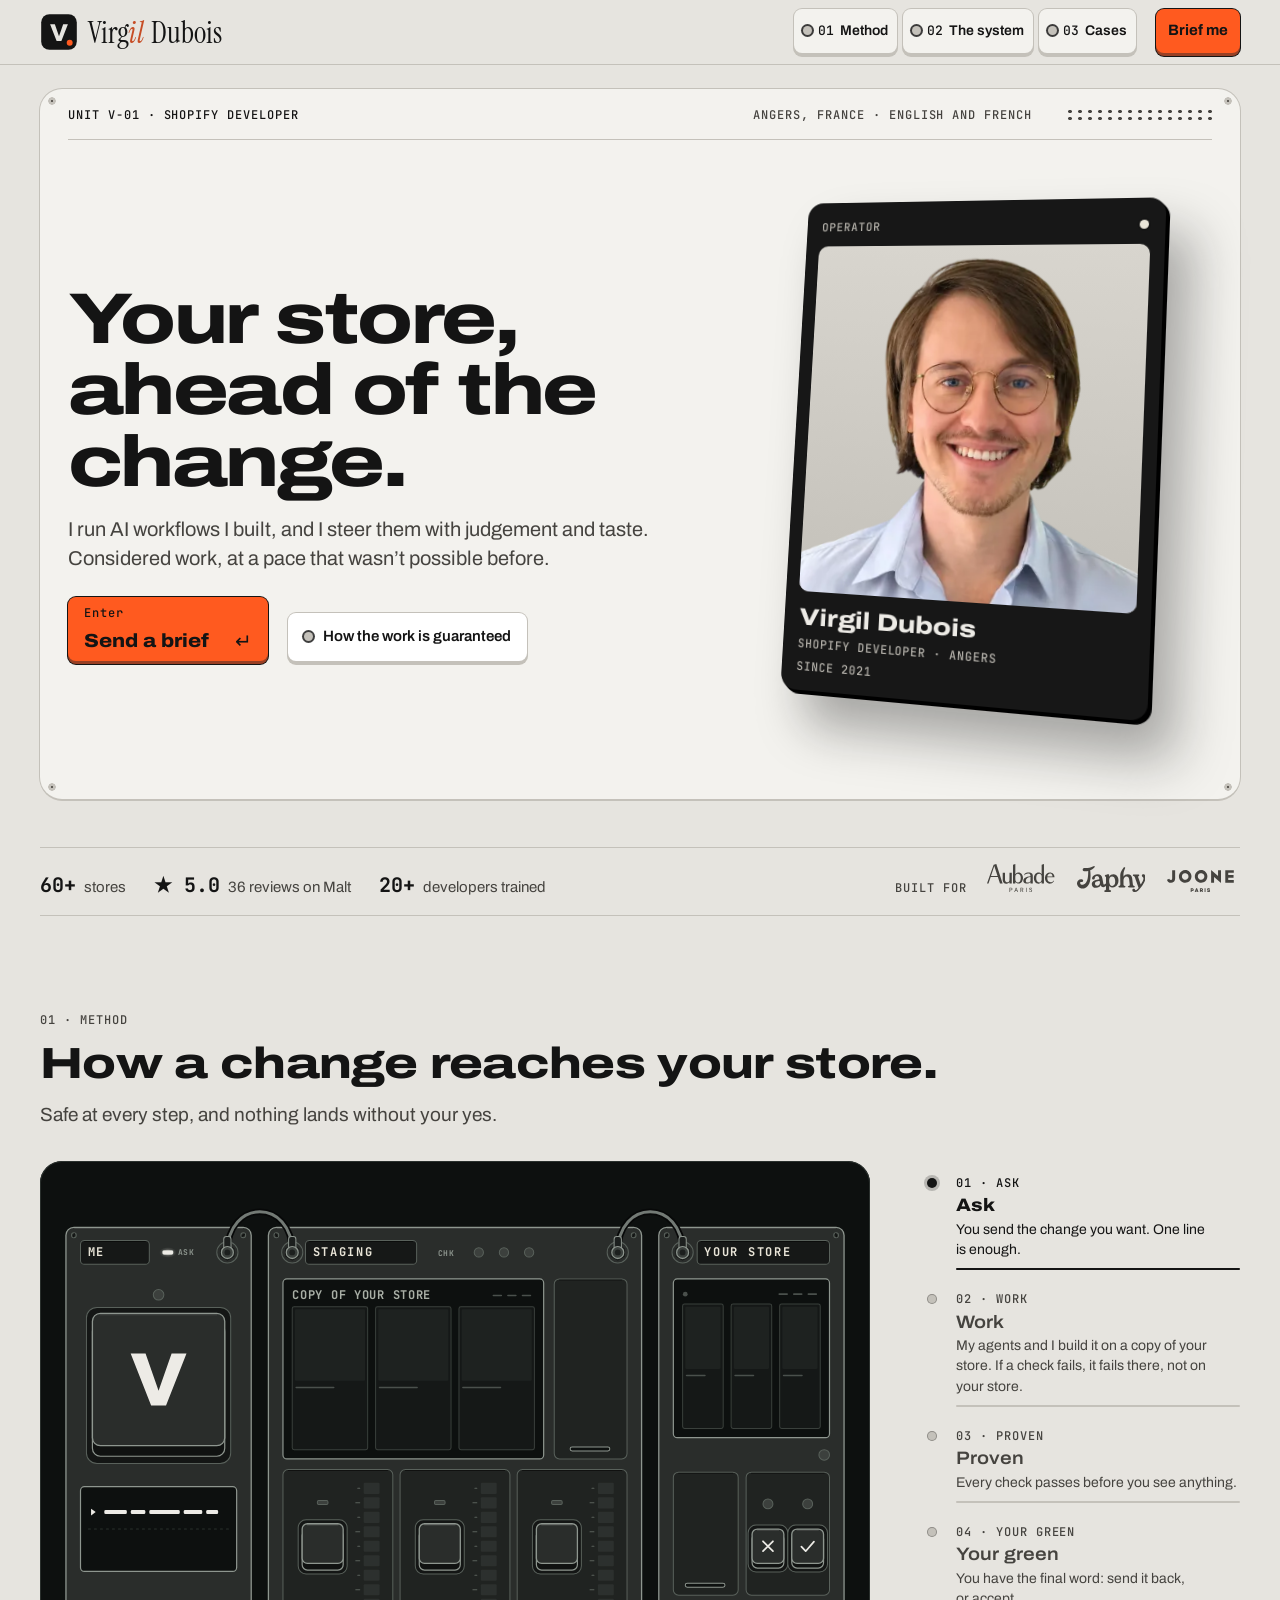
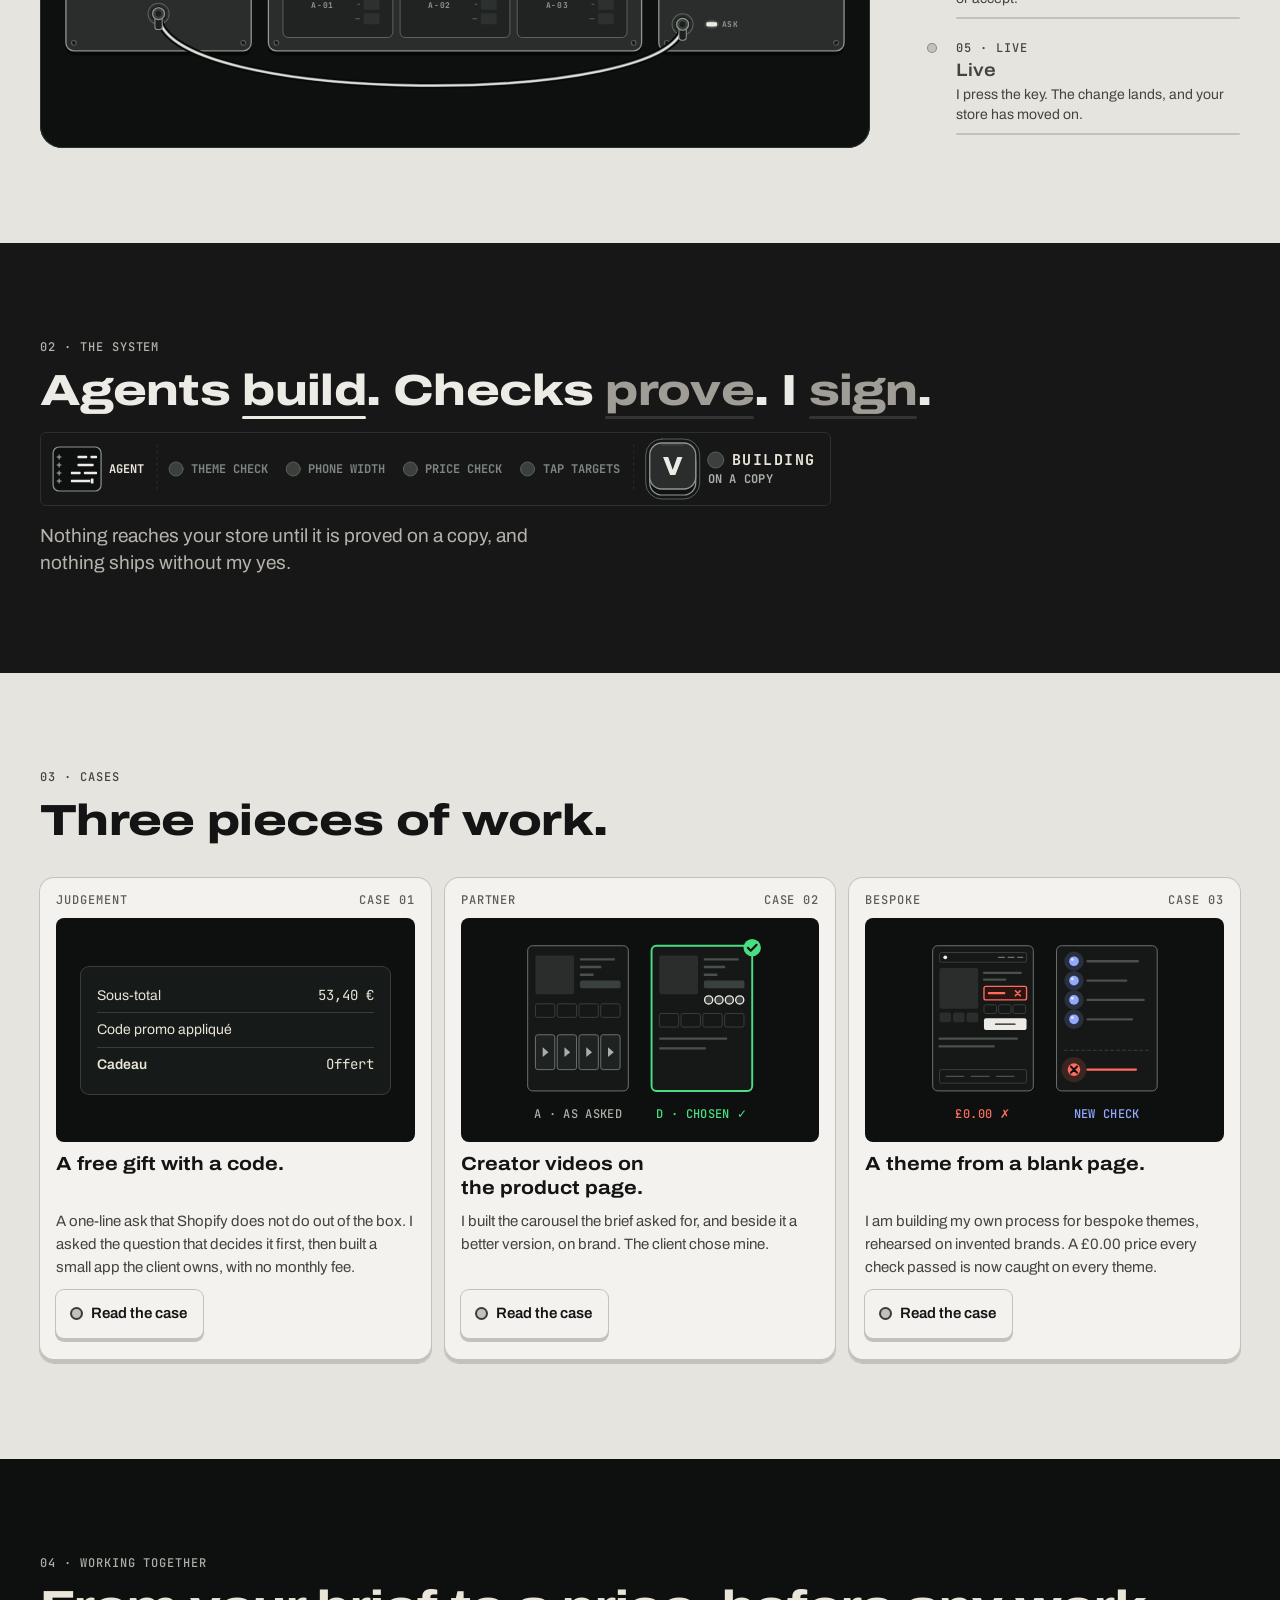
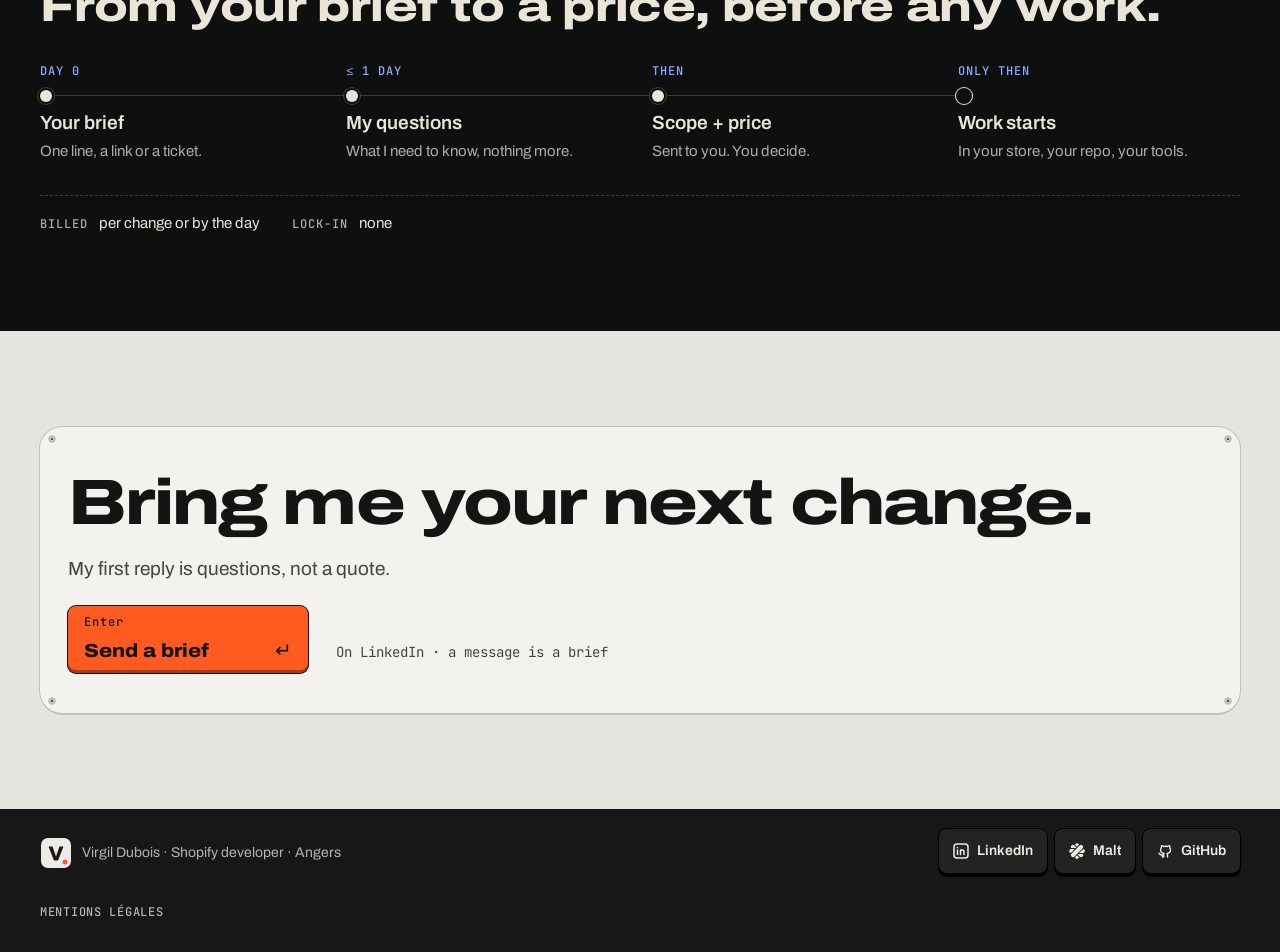
<file: index.html>
<!doctype html>
<html lang="en" data-iso="dark">
<head>
<meta charset="utf-8">
<meta name="viewport" content="width=device-width, initial-scale=1">
<title>Virgil Dubois · Shopify developer</title>
<meta name="description" content="Shopify developer since 2021. I run AI workflows I built, and I steer them with judgement and taste.">
<link rel="canonical" href="https://tropheecommerce.com/">
<meta property="og:type" content="website">
<meta property="og:url" content="https://tropheecommerce.com/">
<meta property="og:title" content="Virgil Dubois · Shopify developer">
<meta property="og:description" content="Shopify developer since 2021. I run AI workflows I built, and I steer them with judgement and taste.">
<meta property="og:site_name" content="Virgil Dubois">
<meta property="og:image" content="https://tropheecommerce.com/img/og.31b18bdde4.png">
<meta property="og:image:width" content="1200">
<meta property="og:image:height" content="630">
<meta property="og:image:alt" content="Virgil Dubois, Shopify developer: Your store, ahead of the change.">
<meta name="twitter:card" content="summary_large_image">
<link rel="icon" type="image/svg+xml" href="favicon.svg">
<link rel="apple-touch-icon" href="img/apple-touch-icon.e66518af97.png">
<link rel="manifest" href="site.webmanifest">
<link rel="preload" as="image" href="img/virgil-portrait-4x5-700w.58a424809b.webp" imagesrcset="img/virgil-portrait-4x5-200w.4e2882048c.webp 200w, img/virgil-portrait-4x5-400w.3ba2cc3392.webp 400w, img/virgil-portrait-4x5-700w.58a424809b.webp 700w" imagesizes="(max-width: 899px) 96px, 342px" fetchpriority="high">
<link rel="preload" href="fonts/archivo-latin.e3a28eade2.woff2" as="font" type="font/woff2" crossorigin>
<link rel="stylesheet" href="fonts.css">
<link rel="stylesheet" href="base.css">
<link rel="stylesheet" href="site.css">
<link rel="stylesheet" href="player.css">
<link rel="stylesheet" href="illus.css">
<link rel="stylesheet" href="iso-legend.css">
<link rel="stylesheet" href="g.css">
<link rel="stylesheet" href="w.css">
<script type="application/ld+json">{"@context":"https://schema.org","@graph":[{"@type":"Person","@id":"https://tropheecommerce.com/#person","name":"Virgil Dubois","jobTitle":"Shopify developer","url":"https://tropheecommerce.com/","image":"https://tropheecommerce.com/img/virgil-portrait-4x5-700w.58a424809b.webp","sameAs":["https://www.linkedin.com/in/virgil-dubois/","https://www.malt.fr/profile/tropheecommerce","https://github.com/TeamDijon"],"address":{"@type":"PostalAddress","addressLocality":"Angers","addressCountry":"FR"},"knowsLanguage":["en","fr"]},{"@type":"ProfessionalService","@id":"https://tropheecommerce.com/#service","name":"Virgil Dubois, Shopify developer","legalName":"TROPHEECOMMERCE","url":"https://tropheecommerce.com/","image":"https://tropheecommerce.com/img/og.31b18bdde4.png","description":"Shopify developer since 2021. I run AI workflows I built, and I steer them with judgement and taste.","founder":{"@id":"https://tropheecommerce.com/#person"},"sameAs":["https://www.linkedin.com/in/virgil-dubois/","https://www.malt.fr/profile/tropheecommerce","https://github.com/TeamDijon"],"address":{"@type":"PostalAddress","addressLocality":"Angers","addressCountry":"FR"},"areaServed":{"@type":"Country","name":"France"},"knowsLanguage":["en","fr"],"makesOffer":[{"@type":"Offer","description":"A scope with a price before any work starts; billed per change or by the day.","itemOffered":{"@type":"Service","name":"Shopify store changes","description":"Changes to a live Shopify store, built and proved on a copy first; nothing ships without my yes.","provider":{"@id":"https://tropheecommerce.com/#service"}}},{"@type":"Offer","description":"A scope with a price before any work starts; billed per change or by the day.","itemOffered":{"@type":"Service","name":"Bespoke Shopify themes","description":"Themes designed for the brand and built to Shopify's standards.","provider":{"@id":"https://tropheecommerce.com/#service"}}},{"@type":"Offer","description":"A scope with a price before any work starts; billed per change or by the day.","itemOffered":{"@type":"Service","name":"White-label Shopify work for agencies","description":"Work for agencies, built under their own name.","provider":{"@id":"https://tropheecommerce.com/#service"}}}]}]}</script>
</head>
<body>
<div class="site hy" data-scheme="shell">
<a class="skip" href="#main">Skip to content</a>
<header class="top" data-scheme="shell"><div class="wrap top-in">
<a class="brand" href="#top" aria-label="Virgil Dubois, top of page"><svg class="mk " style="width:38px;height:38px" viewBox="0 0 64 64" aria-hidden="true" focusable="false"><rect class="mk-c" x="2" y="2" width="60" height="60" rx="14"/><path class="mk-v" d="M17 19h8l7 20 7-20h8L36 47h-8z"/><circle class="mk-d" cx="50" cy="50" r="5"/></svg><span class="wm brand-wm" aria-hidden="true">Virg<span class="ti">il</span> <span class="wm-2">Dubois</span></span></a>
<nav class="navk" aria-label="Sections">
<a class="key nk" href="#how"><span class="led"></span><span class="nk-n">01</span><span class="nk-w">Method</span></a>
<a class="key nk" href="#guarantee"><span class="led"></span><span class="nk-n">02</span><span class="nk-w">The system</span></a>
<a class="key nk" href="#work"><span class="led"></span><span class="nk-n">03</span><span class="nk-w">Cases</span></a>
</nav>
<a class="key hk" data-variant="go" href="https://www.linkedin.com/in/virgil-dubois/"><span>Brief<span class="hk-x"> me</span></span></a>
</div></header>
<main id="main">

<section id="top" class="hero" aria-labelledby="h-hero"><div class="wrap"><div class="face" data-scheme="plate">
<div class="grille" aria-hidden="true"></div>
<p class="lbl face-k"><span>Unit V-01 · Shopify developer</span><span class="face-k2">Angers, France · English and French</span></p>
<div class="hero-g">
<div class="hero-t">
<h1 id="h-hero">Your store, ahead of the change.</h1>
<p class="lede hero-l">I run AI workflows I built, and I steer them with judgement and taste. Considered work, at a pace that wasn’t possible before.</p>
<div class="hero-a"><a class="key gokey" data-variant="go" href="https://www.linkedin.com/in/virgil-dubois/"><span class="k-n">Enter</span><span class="gk-l">Send a brief <span class="gk-ar" aria-hidden="true">↵</span></span></a><a class="key gl1" href="#how"><span class="led"></span>How the work is guaranteed</a></div>
</div>
<div class="p3w"><div class="p3 p3c" data-tilt><div class="p3c-top"><span class="lbl">Operator</span><span class="led on"></span></div><img src="img/virgil-portrait-4x5-700w.58a424809b.webp" srcset="img/virgil-portrait-4x5-200w.4e2882048c.webp 200w, img/virgil-portrait-4x5-400w.3ba2cc3392.webp 400w, img/virgil-portrait-4x5-700w.58a424809b.webp 700w" sizes="(max-width: 899px) 96px, 342px" width="700" height="875" fetchpriority="high" alt="Virgil Dubois smiling, in round gold-rimmed glasses and a light blue shirt."><div class="p3c-b"><b>Virgil Dubois</b><span class="lbl">Shopify developer&nbsp;· Angers</span><span class="lbl p3c-s">Since 2021</span></div></div></div>
</div>
</div></div></section>

<section class="proof" aria-label="Record"><div class="wrap">
<ul class="pr">
<li><b class="mono">60+</b><span>stores</span></li>
<li><b class="mono">★ 5.0</b><span>36 reviews on Malt</span></li>
<li><b class="mono">20+</b><span>developers trained</span></li>
<li class="pr-logos"><span class="lbl pr-k">Built for</span><span class="logo" data-logo="aubade"><svg role="img" aria-label="Aubade" xmlns="http://www.w3.org/2000/svg" viewBox="0 0 821.82 341.04" fill="currentColor"><path d="m665.83 10.42-.23 114.92c-10.27-22.39-41.09-25.23-61.26-16.15-10.96 4.94-19.23 13.52-24.73 24.35-12.22 24.09-12.28 52.59.22 77.33 6.88 13.61 18.7 23.02 32.36 26.8 6.39 1.78 13.19 2.32 20.07 1.48 2.42-.29 4.74-.8 6.98-1.47 10.07-3.07 18.32-9.72 25.96-17.35l.43 17.35h27.99L693.99.99l-28.16 9.43Zm-.47 180.77c-.01 6.54-2.88 13.4-6.07 19.36-7.98 14.92-25.74 18.62-39.41 9.45-23.41-15.7-23.45-56.28-15.65-79.91 4.66-14.14 16.44-22.63 30.94-22.73 8.6-.06 16.32 3.05 21.52 10.25 4.52 6.26 8.71 14.5 8.7 22.66l-.03 40.92Zm117.28-84.88c-36.81-8.2-71.37 16.17-76.51 53.66-2.77 20.26 2.02 40.78 13.99 57.67 7.46 10.52 17.9 17.23 29.9 20.04 3.92.93 8.02 1.43 12.23 1.52 5.15.1 10.15-.41 14.93-1.51 18.01-4.11 32.78-16.41 39.88-34.59-2.62-.55-6.51-.63-8.21.54-11.33 17.79-33.45 24.28-51.89 14.02-18.34-10.21-23.79-37.52-22.63-56.64l87.38-.02h.01l.1-5.95c-2.87-23.62-13.75-43.09-39.18-48.74Zm-47.16 46.72c2.26-18.73 14.8-36.88 35.95-36.03 8.99.37 16.28 5 20.88 12.51 3.76 6.99 5.83 13.66 6.48 23.57l-63.31-.05Zm-311.38-28.2c-10.61-14.78-27-21.98-45.07-20.46-14.02 1.18-25.92 7.46-33.95 19.1L345.16.36l-28.15 9.48-.36 227.81v.04l27.99.02v-.06l.55-18.09c8.25 11.19 19.04 16.89 31.78 18.09.91.09 1.82.15 2.75.19 2.71.12 5.39.06 8.02-.19 15.27-1.38 28.93-8.84 37.8-22.54h.02c18.14-28.03 17.11-63.31-1.46-90.28Zm-20.98 84.6h-.01c-4.38 8.46-11.04 13.94-20.83 15.97-13.13 2.73-25.03-2.93-31.02-14.56-4.73-9.19-6.52-19.47-6.39-30.05.14-11.49-.2-22.7.54-33.84 1.09-16.54 13.28-28.23 29.3-28.89 40.26-1.67 42.82 63.47 28.41 91.37ZM302.14 105.32l-28.07-.1-.63 92.1c-.11 15.41-11.88 25.02-26 25.45-11.1.34-20.68-4.03-24.82-14.9-1.85-4.84-3.18-10.64-3.17-16.26l.06-86.49-28.17.12-.08 86.43c-.02 21.18 8.35 39.76 27.39 45.97 2.79.91 5.8 1.55 9.05 1.9 7.55.81 14.89.18 21.69-1.9h.01c9.33-2.85 17.64-8.43 24.03-16.78l.59 16.79v.04l27.92-.04.22-132.32h-.02Zm230.1 2.48h-.01c-24.94-7.37-55.26-3.48-76.3 12.76l-.46 18.35c12.82-17.76 33.68-26.27 55-21.69 14.06 3.03 19.87 17 19.39 31.08-24.85 1.41-55.73 8.36-74.36 25.95-12.11 11.42-16.77 28.67-10.22 44.66 4.52 11.02 15.25 16.64 27.08 18.75 8.14 1.46 16.8 1.25 24.31 0 2.42-.4 4.73-.91 6.85-1.51 9.73-2.74 17.75-7.82 26.09-12.96l.26 14.48h28.06l.1-95.08c.03-16.81-9.87-30.1-25.79-34.79Zm-2.55 101.43c-9.39 10.66-23.2 16.69-38.04 16.32-9.93-.26-16.61-6.89-18.06-15.62-5.73-34.44 26.97-51.66 56.3-53.03l-.2 52.33Zm-222.63 87.59c-1.27-2.27-3.21-4.1-5.85-5.45h.02c-2.64-1.36-5.97-2.04-9.99-2.04h-17.37v50.85h7.26v-20.34h10.1c4.11 0 7.48-.7 10.09-2.1 2.61-1.4 4.53-3.26 5.78-5.56 1.23-2.3 1.85-4.83 1.85-7.59 0-2.9-.63-5.5-1.89-7.77Zm-7.97 14.44c-1.65 1.69-4.36 2.54-8.15 2.54h-9.8v-18.45h9.8c3.78 0 6.49.8 8.15 2.39 1.64 1.6 2.47 3.85 2.47 6.76s-.82 5.06-2.47 6.76Zm59.94-21.94h-7.93l-18.67 50.85h7.63l4.47-12.57h20.95l4.44 12.57h7.77l-18.66-50.85Zm-12.44 32.47 8.44-23.75 8.39 23.75h-16.83Zm85.54-3.19c.99-.3 1.92-.67 2.76-1.11 2.61-1.39 4.54-3.24 5.78-5.53s1.85-4.81 1.85-7.52c0-2.85-.62-5.42-1.85-7.66s-3.14-4.06-5.71-5.41c-2.56-1.35-5.86-2.03-9.88-2.03h-17.22v50.85h7.26v-20.63h9.46l10.01 20.63h8.43l-10.89-21.59Zm-16.99-4.58v-18.59h9.44c3.67 0 6.33.82 7.99 2.47 1.64 1.64 2.47 3.88 2.47 6.68s-.83 5.03-2.5 6.79c-1.68 1.77-4.3 2.65-7.88 2.65h-9.52Zm59.66-24.7v50.85h7.26v-50.85h-7.26Zm73.06 30.1c-1.14-1.86-2.7-3.38-4.68-4.58-1.98-1.18-4.21-2.18-6.66-3-2.03-.68-3.9-1.29-5.6-1.85-1.69-.56-3.16-1.17-4.4-1.86-1.23-.68-2.19-1.49-2.87-2.43s-1.02-2.19-1.02-3.74.37-2.89 1.12-4 1.78-1.96 3.09-2.54c1.31-.58 2.78-.85 4.43-.8 1.98 0 3.66.4 5.02 1.2 1.35.8 2.37 1.83 3.05 3.08.68 1.26 1.02 2.55 1.02 3.85h7.7c-.05-2.86-.77-5.35-2.18-7.48-1.4-2.14-3.33-3.81-5.78-5.02-2.44-1.21-5.33-1.81-8.68-1.81s-6.18.59-8.64 1.78c-2.47 1.19-4.38 2.83-5.71 4.94-1.33 2.1-2 4.58-2 7.45 0 3.34.98 6.06 2.94 8.14 1.97 2.08 4.95 3.8 8.98 5.16 1.98.63 3.89 1.25 5.73 1.85 1.85.61 3.44 1.28 4.8 2.03 1.35.75 2.43 1.69 3.23 2.83.81 1.15 1.21 2.61 1.21 4.4 0 1.55-.39 2.91-1.17 4.11-.77 1.19-1.9 2.12-3.37 2.79-1.48.68-3.23 1.02-5.27 1.02-2.32 0-4.29-.45-5.92-1.34-1.62-.89-2.87-2.1-3.74-3.64-.87-1.52-1.31-3.2-1.31-5.04h-7.63c0 3.24.77 6.08 2.32 8.5 1.55 2.42 3.73 4.29 6.54 5.63 2.8 1.33 6.06 1.99 9.73 1.99 3.88 0 7.09-.69 9.67-2.07 2.56-1.39 4.5-3.17 5.8-5.34 1.31-2.17 1.97-4.53 1.97-7.05 0-2.9-.57-5.29-1.72-7.16ZM113.61 0 81.04 9.47C54.03 85.52 27.01 161.57 0 237.62h18.26c8.83-26.54 17.65-53.09 26.48-79.63l87.51.15 25.68 79.5h32.2C164.62 158.42 139.12 79.21 113.61 0ZM48.57 146.38h.01l40.49-121.5 39.34 121.49H48.57Z"/></svg></span><span class="logo" data-logo="japhy"><svg role="img" aria-label="Japhy" xmlns="http://www.w3.org/2000/svg" viewBox="0 0 258.05 97.76" fill="currentColor"><path d="M231.91,38.13c.73-.53,1.45-1.2,1.75-1.77.5-.96.5-1.99.02-3.16-.67-1.63-3.62-1.59-3.95-1.58l-6.07.08-7.57-.1c-2.06,0-3.51.19-4.42.59-1.04.46-1.59,1.34-1.59,2.56,0,.74.25,1.4.73,1.96.47.54,1.09.94,1.92,1.18,1.32.24,2.29.65,2.89,1.22.62.59,1.25,1.71,1.87,3.32,1.36,3.56,3.47,9.57,6.28,17.87,3.84,11.04,5.84,16.73,6.31,17.93,1.01,2.35,1.23,3.36,1.23,3.79,0,.22-.1.61-.55,1.19-5.7,6.81-8.61,8.19-10.06,8.24-1.12.03-2.05-1.12-2.26-2.51-.36-1.16-.97-2.09-1.82-2.75-.86-.67-1.93-1.01-3.17-1.01-1.47,0-2.75.56-3.78,1.66-1.02,1.09-1.54,2.46-1.54,4.05,0,1.99,1.22,3.9,2.22,4.75,1.88,1.58,4.64,2.12,7.79,2.12,3.54,0,7.33-1.74,11.25-5.16,3.85-3.35,7.93-7.88,12.13-13.46,2.75-3.67,5.68-8.12,8.69-13.24,5.2-9.22,7.84-16.5,7.84-21.62,0-3.36-.68-6.42-2.03-9.11v-.02c-.7-1.25-1.55-2.24-2.52-2.93-1.15-.94-2.5-1.41-4.01-1.41-1.43,0-2.66.33-3.69,1-1.34.97-2.02,2.25-2.02,3.83,0,2.07.99,4.01,2.95,5.75l.08.06c.98.61,1.74,1.33,2.28,2.14.52.78.78,1.94.78,3.45,0,.37-.06,1.14-.19,2.31-.19,2.46-1.06,5.21-2.59,8.18-1.55,3-3.79,6.8-6.67,11.33-.2.36-.41.58-.56.58-.07,0-.25-.16-.42-.6-.91-2.34-2.59-7.16-5-14.32-1.96-5.87-3.41-10.11-4.35-12.63-.23-.51-.34-1.02-.34-1.52,0-.64.33-1.13,1.03-1.55.07-.04.15-.08.28-.14"></path><path d="M146.74,33.57c-2.87-1.89-6.08-2.85-9.52-2.85-3.71,0-6.89.88-9.47,2.61-2.55,1.71-4.45,3.56-5.63,5.49-.55.89-.92,1.49-1.18,1.89,0-.17-.02-.39-.02-.64v-5.31c0-1.21-.3-2.1-.88-2.65-1.08-1-3.44-1.12-7.35-.04-.47.13-1,.29-1.58.46h0c-.45.1-4.41,1.01-5.61,2.19-1.01.99-1.13,2.87-.5,3.64.32.41,1.24,1.38,2.76,1.69.33.07.57.2.74.43,0,.01.02.02.02.04.17.23.27.54.33.96,0,.04.02.08.03.12.07.47.13,1.12.13,1.91v22.75c-2.11,1.88-6.45,3.76-7.83,3.76s-1.98-3.02-2.35-5l-3.36-18.41c-.99-5.37-2.98-9.41-5.91-12.01-2.95-2.62-7.27-3.78-12.84-3.45-3.85.23-7.35,1.06-10.41,2.49-3.08,1.43-5.52,3.32-7.24,5.62-1.75,2.34-2.56,4.85-2.4,7.47.08,1.41.61,2.52,1.57,3.3.95.77,2,1.13,3.13,1.05,3.21-.19,5.12-1.97,5.5-5.15v-.05s.01-.05.01-.05c-.15-2.46.49-4.36,1.96-5.82,1.46-1.46,3.45-2.27,5.91-2.42,2.46-.14,4.32.48,5.71,1.91,1.41,1.46,2.45,3.74,3.07,6.76l.34,2.28c.15.74.11,1.28-.13,1.62-.14.2-.57.57-1.93.88-1.16.26-3.03.54-5.54.82-6.61.66-11.81,2.5-15.46,5.47-3.71,3.02-5.45,6.87-5.18,11.43.24,4.07,1.78,7.37,4.55,9.8,2.46,2.16,5.94,3.25,10.35,3.25.56,0,1.14-.02,1.73-.05,4.26-.25,7.7-1.16,10.21-2.7,2.51-1.54,4.35-3.21,5.47-4.99.82-1.3,1.25-1.89,1.47-2.16.03.07.07.16.1.29.83,2.61,2.02,4.57,3.52,5.84,1.52,1.28,3.63,1.86,6.27,1.71,3.23-.18,6.57-2.27,7.91-3.4l.23-.19c.49-.41,1.03-.91,1.57-1.43v9.19c0,2.04-.08,3.52-.24,4.42-.14.78-.52,1.42-1.17,1.95-.68.56-1.84,1.03-3.52,1.43-1.78.69-2.15,1.86-2.15,2.72s.34,1.92,1.96,2.53c1.13.42,3.09.63,6.01.63h10.61c2.99,0,4.93-.21,5.94-.64,1.14-.49,1.74-1.36,1.74-2.52,0-1.09-.74-2.03-2.19-2.79l-.15-.05c-1.67-.37-2.84-.83-3.48-1.35-.62-.51-1-1.11-1.17-1.83-.19-.81-.28-2.15-.28-4v-7.57c0-.95.12-1.35.17-1.49.08.07.2.17.37.34.4.4.75.72.98.89,2.92,2.92,6.6,4.4,10.94,4.4s8.13-1.16,11.58-3.44,6.18-5.46,8.12-9.48c1.93-3.99,2.91-8.55,2.91-13.53s-.83-9.11-2.46-12.68c-1.62-3.62-3.91-6.4-6.78-8.29ZM143.7,59.42c0,4.76-1.07,8.55-3.17,11.28-2.09,2.72-4.72,4.04-8.02,4.04-3.5,0-6.23-1.46-8.36-4.47-2.15-3.03-3.23-7.6-3.23-13.61v-2.16c0-4.7.99-8.47,2.94-11.2,1.93-2.71,4.63-4.03,8.26-4.03,2.28,0,4.23.83,5.97,2.53,1.76,1.73,3.14,4.14,4.13,7.18.98,3.09,1.48,6.6,1.48,10.44ZM83.75,70.43h0c-1.93,2.28-4.32,3.47-7.32,3.65-2.76.17-4.9-.44-6.37-1.8s-2.3-3.46-2.47-6.23c-.15-2.52.64-4.56,2.42-6.23,1.78-1.68,4.79-2.66,8.94-2.9,1.66-.1,2.94-.15,3.84-.15.29,0,.55.01.76.02.75.04,1.28.2,1.59.47.22.19.51.64.72,1.68l.3,1.58c.06.25.14.76.2,1.76.17,3.16-.7,5.9-2.61,8.15Z"></path><path d="M49.61,16.24h.02c4.44-1.9,8.8-4.71,13.76-8.9l2.53-2.66c1.07-1.12,1.15-2.9.17-3.96h0c-1.39-1.5-3.74-.37-6.22.82l-.32.16c-10.89,5.24-19.28,6.81-32.07,6.02-3.9-.22-5.86,2.71-6.04,5.53-.17,2.75,1.37,5.81,5.16,6.05,6.11.38,11.01.15,15.4-.71l.25-.05v.25c-.09,1.97-.13,3.99-.18,6.03-.23,9.61-.47,19.55-3.47,28.06-1.46,4.15-5.74,14.12-13.94,17.07-2.74.99-6.83,1.21-9.78-.54-2.05-1.21-3.88-5.76-2.8-8.24.34-.78,1.3-1.97,3.91-1.2,3.3.96,6.1-1.25,6.9-3.96.32-1.07.28-2.15-.1-3.03-.32-.75-1.07-1.76-2.77-2.26-1.62-.48-3.27-.72-4.91-.72-4.04,0-7.8,1.5-10.59,4.23-4.02,3.93-5.48,9.78-3.9,15.66,1.48,5.5,5.28,9.91,10.68,12.42,3.07,1.43,6.43,2.14,9.77,2.14s6.67-.71,9.69-2.13c16.66-7.81,23.07-29.61,19.06-64.81-.01-.16-.12-.81-.21-1.27Z"></path><path d="M215.23,74.77c-1.68-.39-2.82-.78-3.4-1.18-.54-.37-.94-1.02-1.21-1.94-.29-1.01-.61-2.86-.94-5.5l-2.01-17.9c-.61-5.92-2.42-10.39-5.38-13.28-2.97-2.9-6.74-4.37-11.21-4.37-3.97,0-7.24.84-9.73,2.5-2.47,1.65-4.25,3.45-5.29,5.36-.39.71-.68,1.23-.9,1.6-1.27-12.52-.19-17.7,4.52-28.68l.14-.33c1.09-2.53,2.12-4.92.56-6.25h0c-1.1-.93-2.96-.39-3.95.34-.99.73-2.36,2.44-2.36,2.44-.13.14-.25.28-.37.43-3.89,5.08-6.93,10.75-8.13,13.93-1.21,3.22-2.28,6.66-2.75,10.26-.48,3.75.09,30.59.09,30.59v4.32c0,2.04-.08,3.53-.24,4.44-.15.83-.55,1.5-1.23,2.07-.71.58-1.91,1.08-3.63,1.48-1.76.68-2.13,1.83-2.13,2.68,0,.8.33,1.88,1.92,2.53,1.14.46,3.15.69,6.13.69l5.41-.1,5.44.1c2.98,0,4.94-.23,5.99-.7,1.45-.65,1.75-1.73,1.75-2.52,0-1.14-.74-2.07-2.2-2.76l-.11-.04c-1.72-.38-2.94-.86-3.61-1.41-.65-.53-1.06-1.21-1.23-2.08-.19-.93-.29-2.44-.29-4.47v-12.28c0-3.52.59-6.48,1.76-8.78,1.16-2.28,2.62-3.96,4.34-4.98,1.72-1.02,3.5-1.54,5.28-1.54,2.99,0,5.27.84,6.77,2.5,1.53,1.69,2.54,4.46,2.99,8.22l1.81,15.48c.27,2.66.4,4.27.4,4.78,0,1.53-.27,2.55-.8,3.06-.39.37-1.34.93-3.65,1.49-1.56.39-2.39,1.39-2.39,2.9,0,1.14.56,1.98,1.61,2.42.94.4,2.49.59,4.73.59l6.52-.1,6.75.1c2.58,0,4.27-.21,5.15-.66.97-.49,1.48-1.3,1.48-2.36,0-.97-.41-2.29-2.4-3.09Z"></path></svg></span><span class="logo" data-logo="joone"><svg role="img" aria-label="Joone" xmlns="http://www.w3.org/2000/svg" viewBox="12.5 4.519 167 54.994" fill="currentColor"><g transform="matrix(1, 0, 0, 1, -473.500007, -115.481149)"><g><g><path d="M 547.532 167.866 L 547.532 170.644 L 549.06 170.644 C 549.25 170.666 549.442 170.642 549.621 170.572 C 549.799 170.502 549.958 170.39 550.084 170.244 C 550.296 169.955 550.403 169.6 550.387 169.24 C 550.387 169.064 550.366 168.889 550.324 168.718 C 550.273 168.559 550.191 168.411 550.084 168.283 C 549.977 168.147 549.837 168.041 549.678 167.976 C 549.481 167.896 549.271 167.859 549.06 167.866 L 547.532 167.866 Z M 545.244 165.743 L 549.191 165.743 C 549.724 165.728 550.253 165.825 550.747 166.027 C 551.165 166.2 551.54 166.463 551.846 166.798 C 552.135 167.121 552.357 167.5 552.498 167.912 C 552.638 168.336 552.709 168.781 552.71 169.229 C 552.71 169.691 552.639 170.151 552.498 170.592 C 552.357 171.007 552.135 171.39 551.846 171.717 C 551.539 172.051 551.164 172.312 550.747 172.483 C 550.252 172.679 549.723 172.774 549.191 172.761 L 547.532 172.761 L 547.532 174.832 L 545.244 174.832 L 545.244 165.743 Z"></path><path d="M 559.969 168.724 L 558.979 171.392 L 560.941 171.392 L 559.969 168.724 Z M 561.113 165.742 L 564.729 174.832 L 562.229 174.832 L 561.737 173.503 L 558.207 173.503 L 557.715 174.832 L 555.221 174.832 L 558.853 165.742 L 561.113 165.742 Z"></path><path d="M 570.541 167.865 L 570.541 170.284 L 572.503 170.284 C 572.698 170.291 572.893 170.257 573.075 170.186 C 573.226 170.134 573.362 170.044 573.47 169.924 C 573.573 169.818 573.648 169.686 573.687 169.542 C 573.734 169.396 573.759 169.243 573.761 169.089 C 573.769 168.772 573.666 168.461 573.47 168.213 C 573.342 168.085 573.188 167.988 573.019 167.927 C 572.85 167.867 572.67 167.846 572.491 167.865 L 570.541 167.865 Z M 572.634 165.742 C 573.144 165.733 573.651 165.824 574.127 166.009 C 574.523 166.164 574.879 166.408 575.169 166.723 C 575.456 167.024 575.676 167.384 575.815 167.778 C 575.951 168.193 576.019 168.629 576.015 169.066 C 576.017 169.379 575.979 169.691 575.901 169.994 C 575.835 170.291 575.727 170.576 575.581 170.841 C 575.424 171.105 575.231 171.345 575.008 171.554 C 574.775 171.771 574.511 171.951 574.225 172.088 L 576.175 174.832 L 573.412 174.832 L 571.696 172.395 L 570.552 172.395 L 570.552 174.832 L 568.264 174.832 L 568.264 165.742 L 572.634 165.742 Z"></path><path d="M 582.274 165.742 L 579.975 165.742 L 579.975 174.832 L 582.274 174.832 L 582.274 165.742 Z"></path><path d="M 588.498 172.106 L 588.498 172.164 C 588.504 172.263 588.536 172.359 588.59 172.442 C 588.666 172.548 588.761 172.638 588.87 172.709 C 589.017 172.794 589.175 172.86 589.339 172.906 C 589.56 172.963 589.786 172.99 590.014 172.987 C 590.322 173.016 590.632 172.953 590.906 172.807 C 590.976 172.769 591.035 172.714 591.078 172.647 C 591.122 172.58 591.15 172.504 591.158 172.425 C 591.15 172.316 591.111 172.213 591.048 172.126 C 590.984 172.039 590.897 171.971 590.798 171.931 C 590.424 171.729 590.031 171.566 589.625 171.444 C 589.265 171.322 588.893 171.183 588.509 171.032 C 588.133 170.883 587.776 170.688 587.445 170.452 C 587.124 170.228 586.852 169.94 586.645 169.606 C 586.425 169.245 586.313 168.828 586.324 168.405 C 586.318 168.008 586.404 167.616 586.575 167.259 C 586.746 166.902 586.997 166.592 587.308 166.351 C 587.643 166.092 588.021 165.895 588.424 165.771 C 588.883 165.637 589.359 165.572 589.837 165.58 C 590.326 165.574 590.814 165.643 591.284 165.783 C 591.699 165.899 592.088 166.096 592.428 166.363 C 592.747 166.614 593.011 166.93 593.2 167.291 C 593.389 167.666 593.485 168.082 593.481 168.503 L 593.481 168.637 L 591.261 168.637 L 591.261 168.55 C 591.258 168.432 591.227 168.316 591.17 168.213 C 591.11 168.091 591.024 167.984 590.918 167.9 C 590.79 167.802 590.647 167.726 590.495 167.674 C 590.296 167.613 590.09 167.584 589.882 167.587 C 589.591 167.563 589.3 167.63 589.047 167.778 C 588.974 167.823 588.912 167.884 588.867 167.958 C 588.823 168.032 588.796 168.115 588.79 168.202 C 588.798 168.302 588.835 168.397 588.894 168.477 C 588.954 168.557 589.035 168.619 589.127 168.654 C 589.498 168.836 589.88 168.993 590.271 169.124 C 590.575 169.228 590.929 169.368 591.313 169.53 C 591.701 169.673 592.069 169.868 592.405 170.11 C 592.752 170.361 593.047 170.679 593.275 171.044 C 593.518 171.421 593.64 171.865 593.624 172.314 C 593.631 172.718 593.539 173.117 593.355 173.474 C 593.17 173.806 592.914 174.092 592.606 174.31 C 592.257 174.549 591.87 174.723 591.461 174.826 C 590.999 174.941 590.524 174.997 590.048 174.994 C 589.541 174.999 589.036 174.939 588.544 174.814 C 588.116 174.701 587.708 174.519 587.337 174.275 C 587.011 174.042 586.738 173.741 586.536 173.393 C 586.338 173.04 586.236 172.64 586.238 172.233 L 586.238 172.129 L 588.498 172.106 Z"></path><path d="M 531.479 144.443 C 529.864 144.443 528.284 143.957 526.941 143.047 C 525.597 142.137 524.55 140.843 523.932 139.33 C 523.314 137.816 523.152 136.151 523.467 134.544 C 523.782 132.937 524.56 131.462 525.703 130.303 C 526.845 129.145 528.301 128.356 529.886 128.036 C 531.47 127.717 533.113 127.881 534.605 128.508 C 536.098 129.135 537.374 130.196 538.272 131.558 C 539.169 132.92 539.648 134.522 539.648 136.16 C 539.648 137.248 539.437 138.325 539.027 139.33 C 538.616 140.335 538.014 141.248 537.256 142.017 C 536.497 142.786 535.597 143.396 534.605 143.813 C 533.614 144.229 532.552 144.443 531.479 144.443 Z M 531.479 120.197 C 528.363 120.194 525.317 121.128 522.724 122.88 C 520.132 124.633 518.111 127.126 516.916 130.044 C 515.722 132.962 515.408 136.174 516.014 139.273 C 516.62 142.372 518.119 145.219 520.322 147.453 C 522.524 149.688 525.331 151.21 528.387 151.827 C 531.443 152.444 534.61 152.128 537.489 150.919 C 540.368 149.71 542.828 147.662 544.559 145.035 C 546.289 142.408 547.212 139.319 547.211 136.16 C 547.211 131.929 545.554 127.87 542.604 124.877 C 539.654 121.884 535.653 120.2 531.479 120.197 Z"></path><path d="M 571.239 144.443 C 569.623 144.444 568.043 143.96 566.699 143.05 C 565.355 142.141 564.307 140.847 563.688 139.334 C 563.069 137.821 562.906 136.155 563.221 134.548 C 563.535 132.941 564.313 131.464 565.455 130.305 C 566.597 129.146 568.053 128.357 569.638 128.037 C 571.223 127.717 572.865 127.88 574.358 128.507 C 575.852 129.134 577.128 130.195 578.026 131.558 C 578.924 132.92 579.403 134.522 579.403 136.16 C 579.403 138.356 578.543 140.462 577.012 142.015 C 575.481 143.568 573.405 144.442 571.239 144.443 Z M 571.239 120.197 C 568.124 120.196 565.078 121.132 562.487 122.886 C 559.897 124.64 557.877 127.134 556.684 130.052 C 555.492 132.97 555.179 136.182 555.787 139.28 C 556.394 142.378 557.894 145.224 560.097 147.458 C 562.3 149.691 565.107 151.212 568.162 151.828 C 571.218 152.444 574.385 152.127 577.263 150.918 C 580.141 149.709 582.601 147.661 584.331 145.034 C 586.061 142.407 586.984 139.319 586.983 136.16 C 586.984 134.064 586.577 131.988 585.786 130.051 C 584.995 128.113 583.835 126.353 582.373 124.871 C 580.911 123.389 579.175 122.213 577.265 121.411 C 575.355 120.609 573.307 120.197 571.239 120.197 Z"></path><path d="M 621.022 120.458 L 621.022 152.32 L 603.676 137.233 L 603.676 151.879 L 596.285 151.879 L 596.285 120 L 613.63 134.988 L 613.63 120.458 L 621.022 120.458 Z"></path><path d="M 506.36 140.429 C 506.36 144.315 505.216 147.316 502.928 149.431 C 500.974 151.233 498.411 152.201 495.771 152.135 C 490.731 152.135 486.681 148.521 486 144.107 L 491.664 141.723 C 491.828 142.605 492.255 143.415 492.888 144.043 C 493.606 144.727 494.551 145.113 495.536 145.128 C 497.794 145.128 498.923 143.672 498.923 140.76 L 498.923 120.354 L 506.36 120.354 L 506.36 140.429 Z"></path><path d="M 639.093 145.133 L 639.093 139.408 L 652.359 139.408 L 652.359 132.442 L 639.093 132.442 L 639.093 127.071 L 653 127.071 L 653 120.336 L 631.725 120.336 L 631.725 151.862 L 653 151.862 L 653 145.133 L 639.093 145.133 Z"></path></g></g></g></svg></span></li>
</ul>
</div></section>

<section id="how" class="how" aria-labelledby="h-how"><div class="wrap">
<div class="how-h"><p class="lbl">01 · Method</p><h2 id="h-how">How a change reaches your store.</h2><p class="lede">Safe at every step, and nothing lands without your yes.</p></div>
<div class="mt-g">
<div class="mt-w" data-scheme="screen">
<p class="mt-sr">A front panel of three modules: me, staging and your store, joined by patch cables. Your store sends an ask; my agents build it on a copy of your store in staging, where a failed check stays; when every check passes, your store gets a ready flag; you send it back once, then accept; I press the V key, the change goes live, and your store's cards change.</p>
<figure class="lg-fig mp-fig mp-wide"><svg class="mp mp-w" viewBox="0 0 1200 826" aria-hidden="true" focusable="false"><defs><radialGradient id="hg-ink-w"><stop offset=".3" stop-color="#EDEBE6" stop-opacity=".5"/><stop offset=".62" stop-color="#EDEBE6" stop-opacity=".16"/><stop offset="1" stop-color="#EDEBE6" stop-opacity="0"/></radialGradient><radialGradient id="hg-sys-w"><stop offset=".3" stop-color="#93A8FF" stop-opacity=".5"/><stop offset=".62" stop-color="#93A8FF" stop-opacity=".16"/><stop offset="1" stop-color="#93A8FF" stop-opacity="0"/></radialGradient><radialGradient id="hg-bad-w"><stop offset=".3" stop-color="#FF6B5E" stop-opacity=".5"/><stop offset=".62" stop-color="#FF6B5E" stop-opacity=".16"/><stop offset="1" stop-color="#FF6B5E" stop-opacity="0"/></radialGradient><radialGradient id="hg-ok-w"><stop offset=".3" stop-color="#4ADE80" stop-opacity=".5"/><stop offset=".62" stop-color="#4ADE80" stop-opacity=".16"/><stop offset="1" stop-color="#4ADE80" stop-opacity="0"/></radialGradient><radialGradient id="hg-go-w"><stop offset=".3" stop-color="#FF5A1F" stop-opacity=".5"/><stop offset=".62" stop-color="#FF5A1F" stop-opacity=".16"/><stop offset="1" stop-color="#FF5A1F" stop-opacity="0"/></radialGradient></defs><rect class="mp-shd" x="12" y="77" width="280" height="640" rx="12"/><rect class="mp-face" x="12" y="70" width="280" height="640" rx="12"/><path class="mp-hi" d="M25 71.8H279"/><circle class="mp-scr" cx="24" cy="82" r="3.6"/><path class="mp-slot" d="M24.74 79.82L23.26 84.18"/><circle class="mp-scr" cx="280" cy="82" r="3.6"/><path class="mp-slot" d="M281.79 80.55L278.21 83.45"/><circle class="mp-scr" cx="24" cy="698" r="3.6"/><path class="mp-slot" d="M23.01 695.92L24.99 700.08"/><circle class="mp-scr" cx="280" cy="698" r="3.6"/><path class="mp-slot" d="M278.24 696.52L281.76 699.48"/><rect class="mp-plate" x="34" y="90" width="104" height="36" rx="6"/><path class="mp-sublo" d="M40 91.6H132"/><circle data-anchor="np-me" cx="45" cy="108" r="0"/><rect class="mp-off" x="158" y="105" width="16" height="6" rx="2"/><g data-k="mscr" style="--dl:1.28s"><rect class="mp-halo" fill="url(#hg-ink-w)" x="153" y="100" width="26" height="16" rx="6"/><rect class="mp-lens t-ink" x="158" y="105" width="16" height="6" rx="2"/></g><text class="mp-etx" x="181" y="112.5" font-size="12.04" text-anchor="start">ASK</text><circle class="mp-off" cx="152" cy="172" r="8"/><g class="mp-k mp-1s mp-vk" data-x="v"><rect class="mp-well" x="43" y="191" width="218" height="236" rx="16"/><rect class="mp-base" x="52" y="216" width="200" height="200" rx="12"/><g class="mp-cap" style="--kd:16px"><rect class="mp-top" x="52" y="200" width="200" height="200" rx="12"/><path class="mp-caphi" d="M64 202H240"/><path class="mp-vg" d="M109.81 260.63L132.31 260.63L152 316.88L171.69 260.63L194.19 260.63L163.25 339.38L140.75 339.38Z"/></g><g class="mp-vled"><circle class="mp-halo" fill="url(#hg-go-w)" cx="152" cy="172" r="19.2"/><circle class="mp-lens t-go" cx="152" cy="172" r="8"/><circle class="mp-glint" cx="149.28" cy="169.28" r="2.4"/></g></g><rect class="mp-scrn" x="34" y="462" width="236" height="128" rx="6"/><path class="mp-rule" d="M46 526H258"/><g data-k="m1w" class="mp-msg" style="--dl:1.33s"><path class="mp-caret" d="M50 495.4L57 500.4L50 505.4Z"/><rect class="mp-word" x="70" y="497.4" width="34" height="6" rx="2" style="--w:0"/><rect class="mp-word" x="110" y="497.4" width="22" height="6" rx="2" style="--w:1"/><rect class="mp-word" x="138" y="497.4" width="46" height="6" rx="2" style="--w:2"/><rect class="mp-word" x="190" y="497.4" width="28" height="6" rx="2" style="--w:3"/><rect class="mp-word" x="224" y="497.4" width="18" height="6" rx="2" style="--w:4"/></g><g data-k="m2" class="mp-msg" style="--dl:1.63s"><path class="mp-mx" d="M49 546.1L60 557.1M60 546.1L49 557.1"/><rect class="mp-word" x="70" y="548.6" width="26" height="6" rx="2" style="--w:0"/><rect class="mp-word" x="102" y="548.6" width="40" height="6" rx="2" style="--w:1"/><rect class="mp-word" x="148" y="548.6" width="20" height="6" rx="2" style="--w:2"/></g><circle data-anchor="mok" cx="50" cy="551.6" r="0"/><circle class="mp-jring" cx="152" cy="654" r="16"/><path class="mp-nut" d="M161.96 659.75L152 665.5L142.04 659.75L142.04 648.25L152 642.5L161.96 648.25Z"/><circle class="mp-hole" cx="152" cy="654" r="6.5"/><circle class="mp-jring" cx="256" cy="108" r="16"/><path class="mp-nut" d="M265.96 113.75L256 119.5L246.04 113.75L246.04 102.25L256 96.5L265.96 102.25Z"/><circle class="mp-hole" cx="256" cy="108" r="6.5"/><rect class="mp-shd" x="318" y="77" width="564" height="640" rx="12"/><rect class="mp-face" x="318" y="70" width="564" height="640" rx="12"/><path class="mp-hi" d="M331 71.8H869"/><circle class="mp-scr" cx="330" cy="82" r="3.6"/><path class="mp-slot" d="M328.71 80.1L331.29 83.9"/><circle class="mp-scr" cx="870" cy="82" r="3.6"/><path class="mp-slot" d="M871.24 80.06L868.76 83.94"/><circle class="mp-scr" cx="330" cy="698" r="3.6"/><path class="mp-slot" d="M328.57 696.2L331.43 699.8"/><circle class="mp-scr" cx="870" cy="698" r="3.6"/><path class="mp-slot" d="M869.15 695.86L870.85 700.14"/><rect class="mp-plate" x="374" y="90" width="168" height="36" rx="6"/><path class="mp-sublo" d="M380 91.6H536"/><circle data-anchor="np-st" cx="385" cy="108" r="0"/><text class="mp-etx" x="574" y="113" font-size="12.04" text-anchor="start">CHK</text><circle class="mp-off" cx="636" cy="108" r="7"/><g data-k="c1b" class="mp-chk" style="--i:0"><circle class="mp-halo" fill="url(#hg-sys-w)" cx="636" cy="108" r="16.8"/><circle class="mp-lens t-sys" cx="636" cy="108" r="7"/><circle class="mp-glint" cx="633.62" cy="105.62" r="2.1"/></g><circle class="mp-off" cx="674" cy="108" r="7"/><g data-k="c2b" class="mp-chk" style="--i:1"><circle class="mp-halo" fill="url(#hg-sys-w)" cx="674" cy="108" r="16.8"/><circle class="mp-lens t-sys" cx="674" cy="108" r="7"/><circle class="mp-glint" cx="671.62" cy="105.62" r="2.1"/></g><circle class="mp-off" cx="712" cy="108" r="7"/><g data-k="c3b" class="mp-chk" style="--i:2"><circle class="mp-halo" fill="url(#hg-sys-w)" cx="712" cy="108" r="16.8"/><circle class="mp-lens t-sys" cx="712" cy="108" r="7"/><circle class="mp-glint" cx="709.62" cy="105.62" r="2.1"/></g><g data-k="more" class="mp-pop" style="--i:0"><circle class="mp-off" cx="750" cy="108" r="7"/></g><g data-k="c4b" class="mp-chk" style="--i:3"><circle class="mp-halo" fill="url(#hg-sys-w)" cx="750" cy="108" r="16.8"/><circle class="mp-lens t-sys" cx="750" cy="108" r="7"/><circle class="mp-glint" cx="747.62" cy="105.62" r="2.1"/></g><g data-k="more" class="mp-pop" style="--i:1"><circle class="mp-off" cx="788" cy="108" r="7"/></g><g data-k="c5b" class="mp-chk" style="--i:4"><circle class="mp-halo" fill="url(#hg-sys-w)" cx="788" cy="108" r="16.8"/><circle class="mp-lens t-sys" cx="788" cy="108" r="7"/><circle class="mp-glint" cx="785.62" cy="105.62" r="2.1"/></g><g data-k="c3r" class="mp-chk mp-bad" style="--i:2"><circle class="mp-halo" fill="url(#hg-bad-w)" cx="712" cy="108" r="18"/><circle class="mp-lens t-bad" cx="712" cy="108" r="7.5"/><path class="mp-gl" d="M708.85 104.85L715.15 111.15M715.15 104.85L708.85 111.15"/></g><rect class="mp-scrn" x="340" y="148" width="394" height="272" rx="6"/><circle data-anchor="cpy" cx="354" cy="173" r="0"/><path class="mp-pgl" d="M658 173h12"/><path class="mp-pgl" d="M680 173h12"/><path class="mp-pgl" d="M702 173h12"/><rect class="mp-pgc" x="354" y="190" width="114" height="216" rx="3"/><rect class="mp-pgi" x="358" y="194" width="106" height="108" rx="2"/><path class="mp-pgl" d="M360 312H416.7"/><rect class="mp-pgc" x="480" y="190" width="114" height="216" rx="3"/><rect class="mp-pgi" x="484" y="194" width="106" height="108" rx="2"/><path class="mp-pgl" d="M486 312H542.7"/><rect class="mp-pgc" x="606" y="190" width="114" height="216" rx="3"/><rect class="mp-pgi" x="610" y="194" width="106" height="108" rx="2"/><path class="mp-pgl" d="M612 312H668.7"/><g data-x="work" class="mp-build" style="--i:0"><rect class="mp-nc" pathLength="100" x="354" y="190" width="114" height="216" rx="3"/><rect class="mp-ni" pathLength="100" x="358" y="194" width="106" height="108" rx="2"/><path class="mp-nl" pathLength="100" d="M360 312H438.36M360 321H404.16"/><circle class="mp-nb" cx="459" cy="200" r="3.4"/></g><g data-k="sscr" class="mp-built"><rect class="mp-nc" x="354" y="190" width="114" height="216" rx="3"/><rect class="mp-ni" x="358" y="194" width="106" height="108" rx="2"/><path class="mp-nl" d="M360 312H438.36M360 321H404.16"/><circle class="mp-nb" cx="459" cy="200" r="3.4"/></g><g data-k="more" class="mp-more" style="--dl:0.9s"><path class="mp-nl2" d="M360 399H462"/></g><g data-x="work" class="mp-build" style="--i:1"><rect class="mp-nc" pathLength="100" x="480" y="190" width="114" height="216" rx="3"/><rect class="mp-ni" pathLength="100" x="484" y="194" width="106" height="108" rx="2"/><path class="mp-nl" pathLength="100" d="M486 312H564.36M486 321H530.16"/><circle class="mp-nb" cx="585" cy="200" r="3.4"/></g><g data-k="sscr" class="mp-built"><rect class="mp-nc" x="480" y="190" width="114" height="216" rx="3"/><rect class="mp-ni" x="484" y="194" width="106" height="108" rx="2"/><path class="mp-nl" d="M486 312H564.36M486 321H530.16"/><circle class="mp-nb" cx="585" cy="200" r="3.4"/></g><g data-k="more" class="mp-more" style="--dl:1.2s"><path class="mp-nl2" d="M486 399H588"/></g><g data-x="work" class="mp-build" style="--i:2"><rect class="mp-nc" pathLength="100" x="606" y="190" width="114" height="216" rx="3"/><rect class="mp-ni" pathLength="100" x="610" y="194" width="106" height="108" rx="2"/><path class="mp-nl" pathLength="100" d="M612 312H690.36M612 321H656.16"/><circle class="mp-nb" cx="711" cy="200" r="3.4"/></g><g data-k="sscr" class="mp-built"><rect class="mp-nc" x="606" y="190" width="114" height="216" rx="3"/><rect class="mp-ni" x="610" y="194" width="106" height="108" rx="2"/><path class="mp-nl" d="M612 312H690.36M612 321H656.16"/><circle class="mp-nb" cx="711" cy="200" r="3.4"/></g><g data-k="more" class="mp-more" style="--dl:1.5s"><path class="mp-nl2" d="M612 399H714"/></g><g data-k="c3r" class="mp-chk" style="--i:2;--dl:.1s"><circle class="mp-fail" cx="663" cy="252.64" r="22.8"/><path class="mp-gl" d="M653.42 243.06L672.58 262.22M672.58 243.06L653.42 262.22"/></g><rect class="mp-sub" x="750" y="148" width="110" height="272" rx="8"/><path class="mp-sublo" d="M758 149.6H852"/><clipPath id="xf-w"><rect x="775" y="137" width="74" height="268"/></clipPath><g clip-path="url(#xf-w)"><g class="mp-flag" data-x="flag" style="--fh:238px;--dl:0s"><path class="mp-mast" d="M787 407V170"/><circle class="mp-finial" cx="787" cy="169" r="2.8"/><g class="mp-pen" style="transform-origin:787px 183px"><path class="mp-penp" d="M788.5 174H825L816 184L825 194H788.5Z"/></g></g></g><rect class="mp-slit" x="774" y="402" width="60" height="6" rx="3"/><rect class="mp-sub" x="340" y="436" width="166" height="254" rx="8"/><path class="mp-sublo" d="M348 437.6H498"/><rect class="mp-off" x="392" y="483" width="16" height="6" rx="2"/><g class="mp-wl" data-x="work" style="--a:0"><rect class="mp-halo" fill="url(#hg-ink-w)" x="387" y="478" width="26" height="16" rx="6"/><rect class="mp-lens t-ink" x="392" y="483" width="16" height="6" rx="2"/></g><g class="mp-ag" data-x="work" style="--a:0"><rect class="mp-well" x="363" y="512" width="74" height="82" rx="12"/><rect class="mp-base" x="369" y="528" width="62" height="60" rx="8"/><g class="mp-cap" style="--kd:10px"><rect class="mp-top" x="369" y="518" width="62" height="60" rx="8"/><path class="mp-caphi" d="M377 519.8H423"/></g></g><text class="mp-etx" x="400" y="646" font-size="12.04" text-anchor="middle">A-01</text><rect class="mp-seg" x="462" y="653.1" width="24" height="16.9" rx="1.5"/><rect class="mp-segl" data-x="work" x="462" y="653.1" width="24" height="16.9" rx="1.5" style="animation-name:mpm0s0"/><path class="mp-tick" d="M456 661.55h-6"/><rect class="mp-seg" x="462" y="631.2" width="24" height="16.9" rx="1.5"/><rect class="mp-segl" data-x="work" x="462" y="631.2" width="24" height="16.9" rx="1.5" style="animation-name:mpm0s1"/><path class="mp-tick" d="M456 639.65h-3"/><rect class="mp-seg" x="462" y="609.3" width="24" height="16.9" rx="1.5"/><rect class="mp-segl" data-x="work" x="462" y="609.3" width="24" height="16.9" rx="1.5" style="animation-name:mpm0s2"/><path class="mp-tick" d="M456 617.75h-6"/><rect class="mp-seg" x="462" y="587.4" width="24" height="16.9" rx="1.5"/><rect class="mp-segl" data-x="work" x="462" y="587.4" width="24" height="16.9" rx="1.5" style="animation-name:mpm0s3"/><path class="mp-tick" d="M456 595.85h-3"/><rect class="mp-seg" x="462" y="565.5" width="24" height="16.9" rx="1.5"/><rect class="mp-segl" data-x="work" x="462" y="565.5" width="24" height="16.9" rx="1.5" style="animation-name:mpm0s4"/><path class="mp-tick" d="M456 573.95h-6"/><rect class="mp-seg" x="462" y="543.6" width="24" height="16.9" rx="1.5"/><rect class="mp-segl" data-x="work" x="462" y="543.6" width="24" height="16.9" rx="1.5" style="animation-name:mpm0s5"/><path class="mp-tick" d="M456 552.05h-3"/><rect class="mp-seg" x="462" y="521.7" width="24" height="16.9" rx="1.5"/><rect class="mp-segl" data-x="work" x="462" y="521.7" width="24" height="16.9" rx="1.5" style="animation-name:mpm0s6"/><path class="mp-tick" d="M456 530.15h-6"/><rect class="mp-seg" x="462" y="499.8" width="24" height="16.9" rx="1.5"/><rect class="mp-segl" data-x="work" x="462" y="499.8" width="24" height="16.9" rx="1.5" style="animation-name:mpm0s7"/><path class="mp-tick" d="M456 508.25h-3"/><rect class="mp-seg" x="462" y="477.9" width="24" height="16.9" rx="1.5"/><rect class="mp-segl" data-x="work" x="462" y="477.9" width="24" height="16.9" rx="1.5" style="animation-name:mpm0s8"/><path class="mp-tick" d="M456 486.35h-6"/><rect class="mp-seg" x="462" y="456" width="24" height="16.9" rx="1.5"/><rect class="mp-segl" data-x="work" x="462" y="456" width="24" height="16.9" rx="1.5" style="animation-name:mpm0s9"/><path class="mp-tick" d="M456 464.45h-3"/><rect class="mp-sub" x="517" y="436" width="166" height="254" rx="8"/><path class="mp-sublo" d="M525 437.6H675"/><rect class="mp-off" x="569" y="483" width="16" height="6" rx="2"/><g class="mp-wl" data-x="work" style="--a:1"><rect class="mp-halo" fill="url(#hg-ink-w)" x="564" y="478" width="26" height="16" rx="6"/><rect class="mp-lens t-ink" x="569" y="483" width="16" height="6" rx="2"/></g><g class="mp-ag" data-x="work" style="--a:1"><rect class="mp-well" x="540" y="512" width="74" height="82" rx="12"/><rect class="mp-base" x="546" y="528" width="62" height="60" rx="8"/><g class="mp-cap" style="--kd:10px"><rect class="mp-top" x="546" y="518" width="62" height="60" rx="8"/><path class="mp-caphi" d="M554 519.8H600"/></g></g><text class="mp-etx" x="577" y="646" font-size="12.04" text-anchor="middle">A-02</text><rect class="mp-seg" x="639" y="653.1" width="24" height="16.9" rx="1.5"/><rect class="mp-segl" data-x="work" x="639" y="653.1" width="24" height="16.9" rx="1.5" style="animation-name:mpm1s0"/><path class="mp-tick" d="M633 661.55h-6"/><rect class="mp-seg" x="639" y="631.2" width="24" height="16.9" rx="1.5"/><rect class="mp-segl" data-x="work" x="639" y="631.2" width="24" height="16.9" rx="1.5" style="animation-name:mpm1s1"/><path class="mp-tick" d="M633 639.65h-3"/><rect class="mp-seg" x="639" y="609.3" width="24" height="16.9" rx="1.5"/><rect class="mp-segl" data-x="work" x="639" y="609.3" width="24" height="16.9" rx="1.5" style="animation-name:mpm1s2"/><path class="mp-tick" d="M633 617.75h-6"/><rect class="mp-seg" x="639" y="587.4" width="24" height="16.9" rx="1.5"/><rect class="mp-segl" data-x="work" x="639" y="587.4" width="24" height="16.9" rx="1.5" style="animation-name:mpm1s3"/><path class="mp-tick" d="M633 595.85h-3"/><rect class="mp-seg" x="639" y="565.5" width="24" height="16.9" rx="1.5"/><rect class="mp-segl" data-x="work" x="639" y="565.5" width="24" height="16.9" rx="1.5" style="animation-name:mpm1s4"/><path class="mp-tick" d="M633 573.95h-6"/><rect class="mp-seg" x="639" y="543.6" width="24" height="16.9" rx="1.5"/><rect class="mp-segl" data-x="work" x="639" y="543.6" width="24" height="16.9" rx="1.5" style="animation-name:mpm1s5"/><path class="mp-tick" d="M633 552.05h-3"/><rect class="mp-seg" x="639" y="521.7" width="24" height="16.9" rx="1.5"/><rect class="mp-segl" data-x="work" x="639" y="521.7" width="24" height="16.9" rx="1.5" style="animation-name:mpm1s6"/><path class="mp-tick" d="M633 530.15h-6"/><rect class="mp-seg" x="639" y="499.8" width="24" height="16.9" rx="1.5"/><rect class="mp-segl" data-x="work" x="639" y="499.8" width="24" height="16.9" rx="1.5" style="animation-name:mpm1s7"/><path class="mp-tick" d="M633 508.25h-3"/><rect class="mp-seg" x="639" y="477.9" width="24" height="16.9" rx="1.5"/><rect class="mp-segl" data-x="work" x="639" y="477.9" width="24" height="16.9" rx="1.5" style="animation-name:mpm1s8"/><path class="mp-tick" d="M633 486.35h-6"/><rect class="mp-seg" x="639" y="456" width="24" height="16.9" rx="1.5"/><rect class="mp-segl" data-x="work" x="639" y="456" width="24" height="16.9" rx="1.5" style="animation-name:mpm1s9"/><path class="mp-tick" d="M633 464.45h-3"/><rect class="mp-sub" x="694" y="436" width="166" height="254" rx="8"/><path class="mp-sublo" d="M702 437.6H852"/><rect class="mp-off" x="746" y="483" width="16" height="6" rx="2"/><g class="mp-wl" data-x="work" style="--a:2"><rect class="mp-halo" fill="url(#hg-ink-w)" x="741" y="478" width="26" height="16" rx="6"/><rect class="mp-lens t-ink" x="746" y="483" width="16" height="6" rx="2"/></g><g class="mp-ag" data-x="work" style="--a:2"><rect class="mp-well" x="717" y="512" width="74" height="82" rx="12"/><rect class="mp-base" x="723" y="528" width="62" height="60" rx="8"/><g class="mp-cap" style="--kd:10px"><rect class="mp-top" x="723" y="518" width="62" height="60" rx="8"/><path class="mp-caphi" d="M731 519.8H777"/></g></g><text class="mp-etx" x="754" y="646" font-size="12.04" text-anchor="middle">A-03</text><rect class="mp-seg" x="816" y="653.1" width="24" height="16.9" rx="1.5"/><rect class="mp-segl" data-x="work" x="816" y="653.1" width="24" height="16.9" rx="1.5" style="animation-name:mpm2s0"/><path class="mp-tick" d="M810 661.55h-6"/><rect class="mp-seg" x="816" y="631.2" width="24" height="16.9" rx="1.5"/><rect class="mp-segl" data-x="work" x="816" y="631.2" width="24" height="16.9" rx="1.5" style="animation-name:mpm2s1"/><path class="mp-tick" d="M810 639.65h-3"/><rect class="mp-seg" x="816" y="609.3" width="24" height="16.9" rx="1.5"/><rect class="mp-segl" data-x="work" x="816" y="609.3" width="24" height="16.9" rx="1.5" style="animation-name:mpm2s2"/><path class="mp-tick" d="M810 617.75h-6"/><rect class="mp-seg" x="816" y="587.4" width="24" height="16.9" rx="1.5"/><rect class="mp-segl" data-x="work" x="816" y="587.4" width="24" height="16.9" rx="1.5" style="animation-name:mpm2s3"/><path class="mp-tick" d="M810 595.85h-3"/><rect class="mp-seg" x="816" y="565.5" width="24" height="16.9" rx="1.5"/><rect class="mp-segl" data-x="work" x="816" y="565.5" width="24" height="16.9" rx="1.5" style="animation-name:mpm2s4"/><path class="mp-tick" d="M810 573.95h-6"/><rect class="mp-seg" x="816" y="543.6" width="24" height="16.9" rx="1.5"/><rect class="mp-segl" data-x="work" x="816" y="543.6" width="24" height="16.9" rx="1.5" style="animation-name:mpm2s5"/><path class="mp-tick" d="M810 552.05h-3"/><rect class="mp-seg" x="816" y="521.7" width="24" height="16.9" rx="1.5"/><rect class="mp-segl" data-x="work" x="816" y="521.7" width="24" height="16.9" rx="1.5" style="animation-name:mpm2s6"/><path class="mp-tick" d="M810 530.15h-6"/><rect class="mp-seg" x="816" y="499.8" width="24" height="16.9" rx="1.5"/><rect class="mp-segl" data-x="work" x="816" y="499.8" width="24" height="16.9" rx="1.5" style="animation-name:mpm2s7"/><path class="mp-tick" d="M810 508.25h-3"/><rect class="mp-seg" x="816" y="477.9" width="24" height="16.9" rx="1.5"/><rect class="mp-segl" data-x="work" x="816" y="477.9" width="24" height="16.9" rx="1.5" style="animation-name:mpm2s8"/><path class="mp-tick" d="M810 486.35h-6"/><rect class="mp-seg" x="816" y="456" width="24" height="16.9" rx="1.5"/><rect class="mp-segl" data-x="work" x="816" y="456" width="24" height="16.9" rx="1.5" style="animation-name:mpm2s9"/><path class="mp-tick" d="M810 464.45h-3"/><circle class="mp-jring" cx="354" cy="108" r="16"/><path class="mp-nut" d="M363.96 113.75L354 119.5L344.04 113.75L344.04 102.25L354 96.5L363.96 102.25Z"/><circle class="mp-hole" cx="354" cy="108" r="6.5"/><circle class="mp-jring" cx="846" cy="108" r="16"/><path class="mp-nut" d="M855.96 113.75L846 119.5L836.04 113.75L836.04 102.25L846 96.5L855.96 102.25Z"/><circle class="mp-hole" cx="846" cy="108" r="6.5"/><rect class="mp-shd" x="908" y="77" width="280" height="640" rx="12"/><rect class="mp-face" x="908" y="70" width="280" height="640" rx="12"/><path class="mp-hi" d="M921 71.8H1175"/><circle class="mp-scr" cx="920" cy="82" r="3.6"/><path class="mp-slot" d="M921.42 80.19L918.58 83.81"/><circle class="mp-scr" cx="1176" cy="82" r="3.6"/><path class="mp-slot" d="M1175.2 79.84L1176.8 84.16"/><circle class="mp-scr" cx="920" cy="698" r="3.6"/><path class="mp-slot" d="M920.59 695.78L919.41 700.22"/><circle class="mp-scr" cx="1176" cy="698" r="3.6"/><path class="mp-slot" d="M1177.57 696.32L1174.43 699.68"/><rect class="mp-plate" x="966" y="90" width="200" height="36" rx="6"/><path class="mp-sublo" d="M972 91.6H1160"/><circle data-anchor="np-store" cx="977" cy="108" r="0"/><rect class="mp-scrn" x="930" y="148" width="236" height="240" rx="6"/><circle class="mp-pg" cx="948" cy="171" r="3.6"/><path class="mp-pgl" d="M1090 171h12"/><path class="mp-pgl" d="M1112 171h12"/><path class="mp-pgl" d="M1134 171h12"/><rect class="mp-pgc" x="944" y="186" width="61.33" height="188" rx="3"/><rect class="mp-pgi" x="948" y="190" width="53.33" height="94" rx="2"/><path class="mp-pgl" d="M950 294H977.73"/><rect class="mp-pgc" x="1017.33" y="186" width="61.33" height="188" rx="3"/><rect class="mp-pgi" x="1021.33" y="190" width="53.33" height="94" rx="2"/><path class="mp-pgl" d="M1023.33 294H1051.07"/><rect class="mp-pgc" x="1090.67" y="186" width="61.33" height="188" rx="3"/><rect class="mp-pgi" x="1094.67" y="190" width="53.33" height="94" rx="2"/><path class="mp-pgl" d="M1096.67 294H1124.4"/><g class="mp-tnew" data-x="grow" style="--i:0"><g class="mp-unf" style="transform-origin:974.665px 186px"><rect class="mp-nc" x="944" y="186" width="61.33" height="188" rx="3"/><rect class="mp-ni" x="948" y="190" width="53.33" height="94" rx="2"/><path class="mp-nl" d="M950 294H989.38M950 303H970.99"/><path class="mp-nl2" d="M950 367H999.33"/><circle class="mp-nb" cx="996.33" cy="196" r="3.4"/></g><rect class="mp-scan" x="942" y="186" width="65.33" height="2.4" rx="1.2" style="--sh:188px"/></g><g class="mp-tnew" data-x="grow" style="--i:1"><g class="mp-unf" style="transform-origin:1047.9950000000001px 186px"><rect class="mp-nc" x="1017.33" y="186" width="61.33" height="188" rx="3"/><rect class="mp-ni" x="1021.33" y="190" width="53.33" height="94" rx="2"/><path class="mp-nl" d="M1023.33 294H1062.71M1023.33 303H1044.32"/><path class="mp-nl2" d="M1023.33 367H1072.66"/><circle class="mp-nb" cx="1069.66" cy="196" r="3.4"/></g><rect class="mp-scan" x="1015.33" y="186" width="65.33" height="2.4" rx="1.2" style="--sh:188px"/></g><g class="mp-tnew" data-x="grow" style="--i:2"><g class="mp-unf" style="transform-origin:1121.335px 186px"><rect class="mp-nc" x="1090.67" y="186" width="61.33" height="188" rx="3"/><rect class="mp-ni" x="1094.67" y="190" width="53.33" height="94" rx="2"/><path class="mp-nl" d="M1096.67 294H1136.05M1096.67 303H1117.66"/><path class="mp-nl2" d="M1096.67 367H1146"/><circle class="mp-nb" cx="1143" cy="196" r="3.4"/></g><rect class="mp-scan" x="1088.67" y="186" width="65.33" height="2.4" rx="1.2" style="--sh:188px"/></g><circle data-anchor="new" cx="1048" cy="414" r="0"/><circle class="mp-off" cx="1158" cy="414" r="8"/><g data-k="live" style="--dl:0.95s"><circle class="mp-halo" fill="url(#hg-ink-w)" cx="1158" cy="414" r="19.2"/><circle class="mp-lens t-ink" cx="1158" cy="414" r="8"/><circle class="mp-glint" cx="1155.28" cy="411.28" r="2.4"/></g><circle data-anchor="live" cx="1147" cy="414" r="0"/><rect class="mp-sub" x="930" y="440" width="98" height="186" rx="8"/><path class="mp-sublo" d="M938 441.6H1020"/><clipPath id="xs-w"><rect x="949" y="429" width="74" height="182"/></clipPath><g clip-path="url(#xs-w)"><g class="mp-flag" data-x="sflag" style="--fh:152px;--dl:1s"><path class="mp-mast" d="M961 613V462"/><circle class="mp-finial" cx="961" cy="461" r="2.8"/><g class="mp-pen" style="transform-origin:961px 475px"><path class="mp-penp" d="M962.5 466H999L990 476L999 486H962.5Z"/></g></g></g><rect class="mp-slit" x="948" y="608" width="60" height="6" rx="3"/><circle data-anchor="ready" cx="930" cy="414" r="0"/><rect class="mp-sub" x="1040" y="440" width="126" height="186" rx="8"/><path class="mp-sublo" d="M1048 441.6H1158"/><g class="mp-k mp-1s" data-x="rej"><rect class="mp-well" x="1043" y="520" width="60" height="71" rx="12"/><rect class="mp-base" x="1049" y="533" width="48" height="52" rx="8"/><g class="mp-cap" style="--kd:7px"><rect class="mp-top" x="1049" y="526" width="48" height="52" rx="8"/><path class="mp-caphi" d="M1057 527.8H1089"/><path class="mp-kg" d="M1065.5 544.5L1080.5 559.5M1080.5 544.5L1065.5 559.5"/></g></g><g class="mp-k mp-1s" data-x="acc"><rect class="mp-well" x="1103" y="520" width="60" height="71" rx="12"/><rect class="mp-base" x="1109" y="533" width="48" height="52" rx="8"/><g class="mp-cap" style="--kd:7px"><rect class="mp-top" x="1109" y="526" width="48" height="52" rx="8"/><path class="mp-caphi" d="M1117 527.8H1149"/><path class="mp-kg" d="M1123.5 552.5L1130 559.5L1142.5 545"/></g></g><circle class="mp-off" cx="1073" cy="488" r="7.5"/><g data-k="rej" style="--dl:0.12s"><circle class="mp-halo" fill="url(#hg-bad-w)" cx="1073" cy="488" r="18"/><circle class="mp-lens t-bad" cx="1073" cy="488" r="7.5"/><path class="mp-gl" d="M1069.85 484.85L1076.15 491.15M1076.15 484.85L1069.85 491.15"/></g><circle class="mp-off" cx="1133" cy="488" r="7.5"/><g data-k="acc" style="--dl:0.12s"><circle class="mp-halo" fill="url(#hg-ok-w)" cx="1133" cy="488" r="18"/><circle class="mp-lens t-ok" cx="1133" cy="488" r="7.5"/><path class="mp-gl" d="M1129.25 488.15L1132.1 491L1136.75 485"/></g><circle data-anchor="rej" cx="1142" cy="414" r="0"/><circle data-anchor="acc" cx="1142" cy="414" r="0"/><rect class="mp-off" x="980" y="667" width="16" height="6" rx="2"/><g data-k="req"><rect class="mp-halo" fill="url(#hg-ink-w)" x="975" y="662" width="26" height="16" rx="6"/><rect class="mp-lens t-ink" x="980" y="667" width="16" height="6" rx="2"/></g><text class="mp-etx" x="1003" y="674.5" font-size="12.04" text-anchor="start">ASK</text><circle class="mp-jring" cx="944" cy="670" r="16"/><path class="mp-nut" d="M953.96 675.75L944 681.5L934.04 675.75L934.04 664.25L944 658.5L953.96 664.25Z"/><circle class="mp-hole" cx="944" cy="670" r="6.5"/><circle class="mp-jring" cx="944" cy="108" r="16"/><path class="mp-nut" d="M953.96 113.75L944 119.5L934.04 113.75L934.04 102.25L944 96.5L953.96 102.25Z"/><circle class="mp-hole" cx="944" cy="108" r="6.5"/><path class="mp-cordo" d="M944 670C944 796 152 796 152 654"/><path class="mp-cord" d="M944 670C944 796 152 796 152 654"/><path class="mp-cordo" d="M256 108C256 26 354 26 354 108"/><path class="mp-cord" d="M256 108C256 26 354 26 354 108"/><path class="mp-cordo" d="M846 108C846 26 944 26 944 108"/><path class="mp-cord" d="M846 108C846 26 944 26 944 108"/><path class="mp-glow t-ink" data-x="pA" d="M944 670C944 796 152 796 152 654" style="--len:855.21;--pd:1.13s;--pdl:0.15s"/><path class="mp-pz mp-pz3 t-ink" data-x="pA" d="M944 670C944 796 152 796 152 654" style="--len:855.21;--pd:1.13s;--pdl:0.15s;--L:46"/><path class="mp-pz mp-pz2 t-ink" data-x="pA" d="M944 670C944 796 152 796 152 654" style="--len:855.21;--pd:1.13s;--pdl:0.15s;--L:16"/><path class="mp-pz mp-pz1" data-x="pA" d="M944 670C944 796 152 796 152 654" style="--len:855.21;--pd:1.13s;--pdl:0.15s;--L:.5"/><path class="mp-glow t-bad" data-x="pAx" d="M944 670C944 796 152 796 152 654" style="--len:855.21;--pd:1.13s;--pdl:0.3s"/><path class="mp-pz mp-pz3 t-bad" data-x="pAx" d="M944 670C944 796 152 796 152 654" style="--len:855.21;--pd:1.13s;--pdl:0.3s;--L:46"/><path class="mp-pz mp-pz2 t-bad" data-x="pAx" d="M944 670C944 796 152 796 152 654" style="--len:855.21;--pd:1.13s;--pdl:0.3s;--L:16"/><path class="mp-pz mp-pz1" data-x="pAx" d="M944 670C944 796 152 796 152 654" style="--len:855.21;--pd:1.13s;--pdl:0.3s;--L:.5"/><path class="mp-glow t-ok" data-x="pAv" d="M944 670C944 796 152 796 152 654" style="--len:855.21;--pd:1.13s;--pdl:0.3s"/><path class="mp-pz mp-pz3 t-ok" data-x="pAv" d="M944 670C944 796 152 796 152 654" style="--len:855.21;--pd:1.13s;--pdl:0.3s;--L:46"/><path class="mp-pz mp-pz2 t-ok" data-x="pAv" d="M944 670C944 796 152 796 152 654" style="--len:855.21;--pd:1.13s;--pdl:0.3s;--L:16"/><path class="mp-pz mp-pz1" data-x="pAv" d="M944 670C944 796 152 796 152 654" style="--len:855.21;--pd:1.13s;--pdl:0.3s;--L:.5"/><path class="mp-glow t-ink" data-x="pB" d="M256 108C256 26 354 26 354 108" style="--len:175.71;--pd:0.7s;--pdl:0.1s"/><path class="mp-pz mp-pz3 t-ink" data-x="pB" d="M256 108C256 26 354 26 354 108" style="--len:175.71;--pd:0.7s;--pdl:0.1s;--L:46"/><path class="mp-pz mp-pz2 t-ink" data-x="pB" d="M256 108C256 26 354 26 354 108" style="--len:175.71;--pd:0.7s;--pdl:0.1s;--L:16"/><path class="mp-pz mp-pz1" data-x="pB" d="M256 108C256 26 354 26 354 108" style="--len:175.71;--pd:0.7s;--pdl:0.1s;--L:.5"/><path class="mp-glow t-sys" data-x="pC" d="M846 108C846 26 944 26 944 108" style="--len:175.71;--pd:0.7s;--pdl:0.15s"/><path class="mp-pz mp-pz3 t-sys" data-x="pC" d="M846 108C846 26 944 26 944 108" style="--len:175.71;--pd:0.7s;--pdl:0.15s;--L:46"/><path class="mp-pz mp-pz2 t-sys" data-x="pC" d="M846 108C846 26 944 26 944 108" style="--len:175.71;--pd:0.7s;--pdl:0.15s;--L:16"/><path class="mp-pz mp-pz1" data-x="pC" d="M846 108C846 26 944 26 944 108" style="--len:175.71;--pd:0.7s;--pdl:0.15s;--L:.5"/><path class="mp-glow t-ink" data-x="pCl" d="M846 108C846 26 944 26 944 108" style="--len:175.71;--pd:0.7s;--pdl:0.1s"/><path class="mp-pz mp-pz3 t-ink" data-x="pCl" d="M846 108C846 26 944 26 944 108" style="--len:175.71;--pd:0.7s;--pdl:0.1s;--L:46"/><path class="mp-pz mp-pz2 t-ink" data-x="pCl" d="M846 108C846 26 944 26 944 108" style="--len:175.71;--pd:0.7s;--pdl:0.1s;--L:16"/><path class="mp-pz mp-pz1" data-x="pCl" d="M846 108C846 26 944 26 944 108" style="--len:175.71;--pd:0.7s;--pdl:0.1s;--L:.5"/><g transform="translate(944 670) rotate(0)"><rect class="mp-boot" x="-5.5" y="3" width="11" height="21" rx="4"/><circle class="mp-plug" r="9"/><circle class="mp-plugin" r="4.4"/></g><g transform="translate(152 654) rotate(0)"><rect class="mp-boot" x="-5.5" y="3" width="11" height="21" rx="4"/><circle class="mp-plug" r="9"/><circle class="mp-plugin" r="4.4"/></g><g transform="translate(256 108) rotate(-180)"><rect class="mp-boot" x="-5.5" y="3" width="11" height="21" rx="4"/><circle class="mp-plug" r="9"/><circle class="mp-plugin" r="4.4"/></g><g transform="translate(354 108) rotate(-180)"><rect class="mp-boot" x="-5.5" y="3" width="11" height="21" rx="4"/><circle class="mp-plug" r="9"/><circle class="mp-plugin" r="4.4"/></g><g transform="translate(846 108) rotate(-180)"><rect class="mp-boot" x="-5.5" y="3" width="11" height="21" rx="4"/><circle class="mp-plug" r="9"/><circle class="mp-plugin" r="4.4"/></g><g transform="translate(944 108) rotate(-180)"><rect class="mp-boot" x="-5.5" y="3" width="11" height="21" rx="4"/><circle class="mp-plug" r="9"/><circle class="mp-plugin" r="4.4"/></g><circle class="mp-flash t-ink" data-x="pA" cx="944" cy="670" r="15" style="--fd:0.15s"/><circle class="mp-flash t-ink" data-x="pA" cx="152" cy="654" r="15" style="--fd:1.19s"/><circle class="mp-flash t-bad" data-x="pAx" cx="944" cy="670" r="15" style="--fd:0.3s"/><circle class="mp-flash t-bad" data-x="pAx" cx="152" cy="654" r="15" style="--fd:1.34s"/><circle class="mp-flash t-ok" data-x="pAv" cx="944" cy="670" r="15" style="--fd:0.3s"/><circle class="mp-flash t-ok" data-x="pAv" cx="152" cy="654" r="15" style="--fd:1.34s"/><circle class="mp-flash t-ink" data-x="pB" cx="256" cy="108" r="15" style="--fd:0.1s"/><circle class="mp-flash t-ink" data-x="pB" cx="354" cy="108" r="15" style="--fd:0.74s"/><circle class="mp-flash t-sys" data-x="pC" cx="846" cy="108" r="15" style="--fd:0.15s"/><circle class="mp-flash t-sys" data-x="pC" cx="944" cy="108" r="15" style="--fd:0.79s"/><circle class="mp-flash t-ink" data-x="pCl" cx="846" cy="108" r="15" style="--fd:0.1s"/><circle class="mp-flash t-ink" data-x="pCl" cx="944" cy="108" r="15" style="--fd:0.74s"/><circle data-anchor="chk" cx="712" cy="98" r="0"/><path class="mp-ld l-sys" data-k="Lready" style="--dl:1.4s" d="M979 414V440"/><path class="mp-ld l-bad" data-k="Lrej" style="--dl:0.15s" d="M1073 414V440"/><path class="mp-ld l-ok" data-k="Lacc" style="--dl:0.15s" d="M1133 414V440"/><path class="mp-ld l-ink" data-k="Lnew" style="--dl:0.9s" d="M1048 414V388"/></svg><span class="lg np" data-at="np-me" data-side="e">ME</span><span class="lg np" data-at="np-st" data-side="e">STAGING</span><span class="lg np" data-at="np-store" data-side="e">YOUR STORE</span><span class="lg mp-st" data-k="mok" data-at="mok" data-tone="ok" style="--dl:1.73s">OK TO SHIP ✓</span><span class="lg mp-cpy" data-at="cpy">COPY OF YOUR STORE</span><span class="lg" data-k="Lfail" data-at="chk" data-side="n" data-tone="bad" style="--lead:22px;--dx:0px;--dl:0.35s">CHECK FAILS ✗</span><span class="lg" data-k="Lpass3" data-at="chk" data-side="n" data-tone="sys" style="--lead:22px;--dx:0px;--dl:0.35s">CHECKS PASS</span><span class="lg" data-k="Lpass5" data-at="chk" data-side="n" data-tone="sys" style="--lead:22px;--dx:0px;--dl:0.6s">CHECKS PASS</span><span class="lg" data-k="Lready" data-at="ready" data-side="cl" data-tone="sys" style="--lead:10px;--dx:0px;--dl:1.4s">READY FOR YOU</span><span class="lg" data-k="Lrej" data-at="rej" data-side="cr" data-tone="bad" style="--lead:10px;--dx:0px;--dl:0.15s">SENT BACK ✗</span><span class="lg" data-k="Lacc" data-at="acc" data-side="cr" data-tone="ok" style="--lead:10px;--dx:0px;--dl:0.15s">ACCEPTED ✓</span><span class="lg" data-k="Llive" data-at="live" data-side="w" style="--lead:6px;--dx:0px;--dl:1.05s">LIVE</span><span class="lg" data-k="Lnew" data-at="new" data-side="c" style="--lead:10px;--dx:0px;--dl:0.9s">SHIPPED</span></figure><figure class="lg-fig mp-fig mp-tall"><svg class="mp mp-t" viewBox="0 0 600 784" aria-hidden="true" focusable="false"><defs><radialGradient id="hg-ink-t"><stop offset=".3" stop-color="#EDEBE6" stop-opacity=".5"/><stop offset=".62" stop-color="#EDEBE6" stop-opacity=".16"/><stop offset="1" stop-color="#EDEBE6" stop-opacity="0"/></radialGradient><radialGradient id="hg-sys-t"><stop offset=".3" stop-color="#93A8FF" stop-opacity=".5"/><stop offset=".62" stop-color="#93A8FF" stop-opacity=".16"/><stop offset="1" stop-color="#93A8FF" stop-opacity="0"/></radialGradient><radialGradient id="hg-bad-t"><stop offset=".3" stop-color="#FF6B5E" stop-opacity=".5"/><stop offset=".62" stop-color="#FF6B5E" stop-opacity=".16"/><stop offset="1" stop-color="#FF6B5E" stop-opacity="0"/></radialGradient><radialGradient id="hg-ok-t"><stop offset=".3" stop-color="#4ADE80" stop-opacity=".5"/><stop offset=".62" stop-color="#4ADE80" stop-opacity=".16"/><stop offset="1" stop-color="#4ADE80" stop-opacity="0"/></radialGradient><radialGradient id="hg-go-t"><stop offset=".3" stop-color="#FF5A1F" stop-opacity=".5"/><stop offset=".62" stop-color="#FF5A1F" stop-opacity=".16"/><stop offset="1" stop-color="#FF5A1F" stop-opacity="0"/></radialGradient></defs><rect class="mp-shd" x="12" y="19" width="232" height="372" rx="12"/><rect class="mp-face" x="12" y="12" width="232" height="372" rx="12"/><path class="mp-hi" d="M25 13.8H231"/><circle class="mp-scr" cx="24" cy="24" r="3.6"/><path class="mp-slot" d="M24.74 21.82L23.26 26.18"/><circle class="mp-scr" cx="232" cy="24" r="3.6"/><path class="mp-slot" d="M233.79 22.55L230.21 25.45"/><circle class="mp-scr" cx="24" cy="372" r="3.6"/><path class="mp-slot" d="M23.01 369.92L24.99 374.08"/><circle class="mp-scr" cx="232" cy="372" r="3.6"/><path class="mp-slot" d="M230.24 370.52L233.76 373.48"/><rect class="mp-plate" x="32" y="30" width="84" height="36" rx="6"/><path class="mp-sublo" d="M38 31.6H110"/><circle data-anchor="np-me" cx="43" cy="48" r="0"/><rect class="mp-off" x="140" y="45" width="16" height="6" rx="2"/><g data-k="mscr" style="--dl:0.85s"><rect class="mp-halo" fill="url(#hg-ink-t)" x="135" y="40" width="26" height="16" rx="6"/><rect class="mp-lens t-ink" x="140" y="45" width="16" height="6" rx="2"/></g><circle class="mp-off" cx="128" cy="94" r="8"/><g class="mp-k mp-1s mp-vk" data-x="v"><rect class="mp-well" x="51" y="107" width="154" height="168" rx="16"/><rect class="mp-base" x="60" y="128" width="136" height="136" rx="12"/><g class="mp-cap" style="--kd:12px"><rect class="mp-top" x="60" y="116" width="136" height="136" rx="12"/><path class="mp-caphi" d="M72 118H184"/><path class="mp-vg" d="M99.31 157.23L114.61 157.23L128 195.48L141.39 157.23L156.69 157.23L135.65 210.78L120.35 210.78Z"/></g><g class="mp-vled"><circle class="mp-halo" fill="url(#hg-go-t)" cx="128" cy="94" r="19.2"/><circle class="mp-lens t-go" cx="128" cy="94" r="8"/><circle class="mp-glint" cx="125.28" cy="91.28" r="2.4"/></g></g><rect class="mp-scrn" x="32" y="290" width="192" height="38" rx="6"/><g data-k="m1" class="mp-msg" style="--dl:0.9s"><path class="mp-caret" d="M48 304L55 309L48 314Z"/><rect class="mp-word" x="68" y="306" width="26" height="6" rx="2" style="--w:0"/><rect class="mp-word" x="100" y="306" width="18" height="6" rx="2" style="--w:1"/><rect class="mp-word" x="124" y="306" width="30" height="6" rx="2" style="--w:2"/><rect class="mp-word" x="160" y="306" width="20" height="6" rx="2" style="--w:3"/></g><g data-k="m2" class="mp-msg" style="--dl:1.2s"><path class="mp-mx" d="M47 303.5L58 314.5M58 303.5L47 314.5"/><rect class="mp-word" x="68" y="306" width="22" height="6" rx="2" style="--w:0"/><rect class="mp-word" x="96" y="306" width="30" height="6" rx="2" style="--w:1"/><rect class="mp-word" x="132" y="306" width="14" height="6" rx="2" style="--w:2"/></g><circle data-anchor="mok" cx="128" cy="309" r="0"/><circle class="mp-jring" cx="202" cy="352" r="16"/><path class="mp-nut" d="M211.96 357.75L202 363.5L192.04 357.75L192.04 346.25L202 340.5L211.96 346.25Z"/><circle class="mp-hole" cx="202" cy="352" r="6.5"/><circle class="mp-jring" cx="54" cy="352" r="16"/><path class="mp-nut" d="M63.96 357.75L54 363.5L44.04 357.75L44.04 346.25L54 340.5L63.96 346.25Z"/><circle class="mp-hole" cx="54" cy="352" r="6.5"/><rect class="mp-shd" x="12" y="455" width="576" height="326" rx="12"/><rect class="mp-face" x="12" y="448" width="576" height="326" rx="12"/><path class="mp-hi" d="M25 449.8H575"/><circle class="mp-scr" cx="24" cy="460" r="3.6"/><path class="mp-slot" d="M22.71 458.1L25.29 461.9"/><circle class="mp-scr" cx="576" cy="460" r="3.6"/><path class="mp-slot" d="M577.24 458.06L574.76 461.94"/><circle class="mp-scr" cx="24" cy="762" r="3.6"/><path class="mp-slot" d="M22.57 760.2L25.43 763.8"/><circle class="mp-scr" cx="576" cy="762" r="3.6"/><path class="mp-slot" d="M575.15 759.86L576.85 764.14"/><rect class="mp-plate" x="64" y="468" width="168" height="36" rx="6"/><path class="mp-sublo" d="M70 469.6H226"/><circle data-anchor="np-st" cx="75" cy="486" r="0"/><circle class="mp-off" cx="338" cy="486" r="7"/><g data-k="c1b" class="mp-chk" style="--i:0"><circle class="mp-halo" fill="url(#hg-sys-t)" cx="338" cy="486" r="16.8"/><circle class="mp-lens t-sys" cx="338" cy="486" r="7"/><circle class="mp-glint" cx="335.62" cy="483.62" r="2.1"/></g><circle class="mp-off" cx="378" cy="486" r="7"/><g data-k="c2b" class="mp-chk" style="--i:1"><circle class="mp-halo" fill="url(#hg-sys-t)" cx="378" cy="486" r="16.8"/><circle class="mp-lens t-sys" cx="378" cy="486" r="7"/><circle class="mp-glint" cx="375.62" cy="483.62" r="2.1"/></g><circle class="mp-off" cx="418" cy="486" r="7"/><g data-k="c3b" class="mp-chk" style="--i:2"><circle class="mp-halo" fill="url(#hg-sys-t)" cx="418" cy="486" r="16.8"/><circle class="mp-lens t-sys" cx="418" cy="486" r="7"/><circle class="mp-glint" cx="415.62" cy="483.62" r="2.1"/></g><g data-k="more" class="mp-pop" style="--i:0"><circle class="mp-off" cx="458" cy="486" r="7"/></g><g data-k="c4b" class="mp-chk" style="--i:3"><circle class="mp-halo" fill="url(#hg-sys-t)" cx="458" cy="486" r="16.8"/><circle class="mp-lens t-sys" cx="458" cy="486" r="7"/><circle class="mp-glint" cx="455.62" cy="483.62" r="2.1"/></g><g data-k="more" class="mp-pop" style="--i:1"><circle class="mp-off" cx="498" cy="486" r="7"/></g><g data-k="c5b" class="mp-chk" style="--i:4"><circle class="mp-halo" fill="url(#hg-sys-t)" cx="498" cy="486" r="16.8"/><circle class="mp-lens t-sys" cx="498" cy="486" r="7"/><circle class="mp-glint" cx="495.62" cy="483.62" r="2.1"/></g><g data-k="c3r" class="mp-chk mp-bad" style="--i:2"><circle class="mp-halo" fill="url(#hg-bad-t)" cx="418" cy="486" r="18"/><circle class="mp-lens t-bad" cx="418" cy="486" r="7.5"/><path class="mp-gl" d="M414.85 482.85L421.15 489.15M421.15 482.85L414.85 489.15"/></g><rect class="mp-scrn" x="32" y="524" width="410" height="130" rx="6"/><circle data-anchor="cpy" cx="42" cy="548" r="0"/><path class="mp-pgl" d="M370 548h12"/><path class="mp-pgl" d="M392 548h12"/><path class="mp-pgl" d="M414 548h12"/><rect class="mp-pgc" x="42" y="568" width="123.33" height="76" rx="3"/><rect class="mp-pgi" x="46" y="572" width="115.33" height="38" rx="2"/><path class="mp-pgl" d="M48 620H109.83"/><rect class="mp-pgc" x="175.33" y="568" width="123.33" height="76" rx="3"/><rect class="mp-pgi" x="179.33" y="572" width="115.33" height="38" rx="2"/><path class="mp-pgl" d="M181.33 620H243.17"/><rect class="mp-pgc" x="308.67" y="568" width="123.33" height="76" rx="3"/><rect class="mp-pgi" x="312.67" y="572" width="115.33" height="38" rx="2"/><path class="mp-pgl" d="M314.67 620H376.5"/><g data-x="work" class="mp-build" style="--i:0"><rect class="mp-nc" pathLength="100" x="42" y="568" width="123.33" height="76" rx="3"/><rect class="mp-ni" pathLength="100" x="46" y="572" width="115.33" height="38" rx="2"/><path class="mp-nl" pathLength="100" d="M48 620H133.26M48 629H96.27"/><circle class="mp-nb" cx="156.33" cy="578" r="3.4"/></g><g data-k="sscr" class="mp-built"><rect class="mp-nc" x="42" y="568" width="123.33" height="76" rx="3"/><rect class="mp-ni" x="46" y="572" width="115.33" height="38" rx="2"/><path class="mp-nl" d="M48 620H133.26M48 629H96.27"/><circle class="mp-nb" cx="156.33" cy="578" r="3.4"/></g><g data-k="more" class="mp-more" style="--dl:0.9s"><path class="mp-nl2" d="M48 637H159.33"/></g><g data-x="work" class="mp-build" style="--i:1"><rect class="mp-nc" pathLength="100" x="175.33" y="568" width="123.33" height="76" rx="3"/><rect class="mp-ni" pathLength="100" x="179.33" y="572" width="115.33" height="38" rx="2"/><path class="mp-nl" pathLength="100" d="M181.33 620H266.59M181.33 629H229.6"/><circle class="mp-nb" cx="289.66" cy="578" r="3.4"/></g><g data-k="sscr" class="mp-built"><rect class="mp-nc" x="175.33" y="568" width="123.33" height="76" rx="3"/><rect class="mp-ni" x="179.33" y="572" width="115.33" height="38" rx="2"/><path class="mp-nl" d="M181.33 620H266.59M181.33 629H229.6"/><circle class="mp-nb" cx="289.66" cy="578" r="3.4"/></g><g data-k="more" class="mp-more" style="--dl:1.2s"><path class="mp-nl2" d="M181.33 637H292.66"/></g><g data-x="work" class="mp-build" style="--i:2"><rect class="mp-nc" pathLength="100" x="308.67" y="568" width="123.33" height="76" rx="3"/><rect class="mp-ni" pathLength="100" x="312.67" y="572" width="115.33" height="38" rx="2"/><path class="mp-nl" pathLength="100" d="M314.67 620H399.93M314.67 629H362.94"/><circle class="mp-nb" cx="423" cy="578" r="3.4"/></g><g data-k="sscr" class="mp-built"><rect class="mp-nc" x="308.67" y="568" width="123.33" height="76" rx="3"/><rect class="mp-ni" x="312.67" y="572" width="115.33" height="38" rx="2"/><path class="mp-nl" d="M314.67 620H399.93M314.67 629H362.94"/><circle class="mp-nb" cx="423" cy="578" r="3.4"/></g><g data-k="more" class="mp-more" style="--dl:1.5s"><path class="mp-nl2" d="M314.67 637H426"/></g><g data-k="c3r" class="mp-chk" style="--i:2;--dl:.1s"><circle class="mp-fail" cx="370.34" cy="590.04" r="15.2"/><path class="mp-gl" d="M363.95 583.66L376.72 596.42M376.72 583.66L363.95 596.42"/></g><rect class="mp-sub" x="458" y="524" width="110" height="130" rx="8"/><path class="mp-sublo" d="M466 525.6H560"/><clipPath id="xf-t"><rect x="483" y="513" width="74" height="126"/></clipPath><g clip-path="url(#xf-t)"><g class="mp-flag" data-x="flag" style="--fh:96px;--dl:0s"><path class="mp-mast" d="M495 641V546"/><circle class="mp-finial" cx="495" cy="545" r="2.8"/><g class="mp-pen" style="transform-origin:495px 559px"><path class="mp-penp" d="M496.5 550H533L524 560L533 570H496.5Z"/></g></g></g><rect class="mp-slit" x="482" y="636" width="60" height="6" rx="3"/><rect class="mp-sub" x="32" y="666" width="172" height="92" rx="8"/><path class="mp-sublo" d="M40 667.6H196"/><rect class="mp-off" x="65" y="679" width="16" height="6" rx="2"/><g class="mp-wl" data-x="work" style="--a:0"><rect class="mp-halo" fill="url(#hg-ink-t)" x="60" y="674" width="26" height="16" rx="6"/><rect class="mp-lens t-ink" x="65" y="679" width="16" height="6" rx="2"/></g><g class="mp-ag" data-x="work" style="--a:0"><rect class="mp-well" x="42" y="690" width="62" height="55" rx="12"/><rect class="mp-base" x="48" y="703" width="50" height="36" rx="8"/><g class="mp-cap" style="--kd:7px"><rect class="mp-top" x="48" y="696" width="50" height="36" rx="8"/><path class="mp-caphi" d="M56 697.8H90"/></g></g><text class="mp-etx" x="136" y="717" font-size="14.62" text-anchor="middle">A-01</text><rect class="mp-seg" x="172" y="738" width="18" height="8" rx="1.5"/><rect class="mp-segl" data-x="work" x="172" y="738" width="18" height="8" rx="1.5" style="animation-name:mpm0s0"/><rect class="mp-seg" x="172" y="726" width="18" height="8" rx="1.5"/><rect class="mp-segl" data-x="work" x="172" y="726" width="18" height="8" rx="1.5" style="animation-name:mpm0s1"/><rect class="mp-seg" x="172" y="714" width="18" height="8" rx="1.5"/><rect class="mp-segl" data-x="work" x="172" y="714" width="18" height="8" rx="1.5" style="animation-name:mpm0s2"/><rect class="mp-seg" x="172" y="702" width="18" height="8" rx="1.5"/><rect class="mp-segl" data-x="work" x="172" y="702" width="18" height="8" rx="1.5" style="animation-name:mpm0s3"/><rect class="mp-seg" x="172" y="690" width="18" height="8" rx="1.5"/><rect class="mp-segl" data-x="work" x="172" y="690" width="18" height="8" rx="1.5" style="animation-name:mpm0s4"/><rect class="mp-seg" x="172" y="678" width="18" height="8" rx="1.5"/><rect class="mp-segl" data-x="work" x="172" y="678" width="18" height="8" rx="1.5" style="animation-name:mpm0s5"/><rect class="mp-sub" x="214" y="666" width="172" height="92" rx="8"/><path class="mp-sublo" d="M222 667.6H378"/><rect class="mp-off" x="247" y="679" width="16" height="6" rx="2"/><g class="mp-wl" data-x="work" style="--a:1"><rect class="mp-halo" fill="url(#hg-ink-t)" x="242" y="674" width="26" height="16" rx="6"/><rect class="mp-lens t-ink" x="247" y="679" width="16" height="6" rx="2"/></g><g class="mp-ag" data-x="work" style="--a:1"><rect class="mp-well" x="224" y="690" width="62" height="55" rx="12"/><rect class="mp-base" x="230" y="703" width="50" height="36" rx="8"/><g class="mp-cap" style="--kd:7px"><rect class="mp-top" x="230" y="696" width="50" height="36" rx="8"/><path class="mp-caphi" d="M238 697.8H272"/></g></g><text class="mp-etx" x="318" y="717" font-size="14.62" text-anchor="middle">A-02</text><rect class="mp-seg" x="354" y="738" width="18" height="8" rx="1.5"/><rect class="mp-segl" data-x="work" x="354" y="738" width="18" height="8" rx="1.5" style="animation-name:mpm1s0"/><rect class="mp-seg" x="354" y="726" width="18" height="8" rx="1.5"/><rect class="mp-segl" data-x="work" x="354" y="726" width="18" height="8" rx="1.5" style="animation-name:mpm1s1"/><rect class="mp-seg" x="354" y="714" width="18" height="8" rx="1.5"/><rect class="mp-segl" data-x="work" x="354" y="714" width="18" height="8" rx="1.5" style="animation-name:mpm1s2"/><rect class="mp-seg" x="354" y="702" width="18" height="8" rx="1.5"/><rect class="mp-segl" data-x="work" x="354" y="702" width="18" height="8" rx="1.5" style="animation-name:mpm1s3"/><rect class="mp-seg" x="354" y="690" width="18" height="8" rx="1.5"/><rect class="mp-segl" data-x="work" x="354" y="690" width="18" height="8" rx="1.5" style="animation-name:mpm1s4"/><rect class="mp-seg" x="354" y="678" width="18" height="8" rx="1.5"/><rect class="mp-segl" data-x="work" x="354" y="678" width="18" height="8" rx="1.5" style="animation-name:mpm1s5"/><rect class="mp-sub" x="396" y="666" width="172" height="92" rx="8"/><path class="mp-sublo" d="M404 667.6H560"/><rect class="mp-off" x="429" y="679" width="16" height="6" rx="2"/><g class="mp-wl" data-x="work" style="--a:2"><rect class="mp-halo" fill="url(#hg-ink-t)" x="424" y="674" width="26" height="16" rx="6"/><rect class="mp-lens t-ink" x="429" y="679" width="16" height="6" rx="2"/></g><g class="mp-ag" data-x="work" style="--a:2"><rect class="mp-well" x="406" y="690" width="62" height="55" rx="12"/><rect class="mp-base" x="412" y="703" width="50" height="36" rx="8"/><g class="mp-cap" style="--kd:7px"><rect class="mp-top" x="412" y="696" width="50" height="36" rx="8"/><path class="mp-caphi" d="M420 697.8H454"/></g></g><text class="mp-etx" x="500" y="717" font-size="14.62" text-anchor="middle">A-03</text><rect class="mp-seg" x="536" y="738" width="18" height="8" rx="1.5"/><rect class="mp-segl" data-x="work" x="536" y="738" width="18" height="8" rx="1.5" style="animation-name:mpm2s0"/><rect class="mp-seg" x="536" y="726" width="18" height="8" rx="1.5"/><rect class="mp-segl" data-x="work" x="536" y="726" width="18" height="8" rx="1.5" style="animation-name:mpm2s1"/><rect class="mp-seg" x="536" y="714" width="18" height="8" rx="1.5"/><rect class="mp-segl" data-x="work" x="536" y="714" width="18" height="8" rx="1.5" style="animation-name:mpm2s2"/><rect class="mp-seg" x="536" y="702" width="18" height="8" rx="1.5"/><rect class="mp-segl" data-x="work" x="536" y="702" width="18" height="8" rx="1.5" style="animation-name:mpm2s3"/><rect class="mp-seg" x="536" y="690" width="18" height="8" rx="1.5"/><rect class="mp-segl" data-x="work" x="536" y="690" width="18" height="8" rx="1.5" style="animation-name:mpm2s4"/><rect class="mp-seg" x="536" y="678" width="18" height="8" rx="1.5"/><rect class="mp-segl" data-x="work" x="536" y="678" width="18" height="8" rx="1.5" style="animation-name:mpm2s5"/><circle class="mp-jring" cx="44" cy="486" r="16"/><path class="mp-nut" d="M53.96 491.75L44 497.5L34.04 491.75L34.04 480.25L44 474.5L53.96 480.25Z"/><circle class="mp-hole" cx="44" cy="486" r="6.5"/><circle class="mp-jring" cx="554" cy="486" r="16"/><path class="mp-nut" d="M563.96 491.75L554 497.5L544.04 491.75L544.04 480.25L554 474.5L563.96 480.25Z"/><circle class="mp-hole" cx="554" cy="486" r="6.5"/><rect class="mp-shd" x="260" y="19" width="328" height="372" rx="12"/><rect class="mp-face" x="260" y="12" width="328" height="372" rx="12"/><path class="mp-hi" d="M273 13.8H575"/><circle class="mp-scr" cx="272" cy="24" r="3.6"/><path class="mp-slot" d="M273.42 22.19L270.58 25.81"/><circle class="mp-scr" cx="576" cy="24" r="3.6"/><path class="mp-slot" d="M575.2 21.84L576.8 26.16"/><circle class="mp-scr" cx="272" cy="372" r="3.6"/><path class="mp-slot" d="M272.59 369.78L271.41 374.22"/><circle class="mp-scr" cx="576" cy="372" r="3.6"/><path class="mp-slot" d="M577.57 370.32L574.43 373.68"/><rect class="mp-plate" x="280" y="30" width="288" height="36" rx="6"/><path class="mp-sublo" d="M286 31.6H562"/><circle data-anchor="np-store" cx="291" cy="48" r="0"/><rect class="mp-scrn" x="280" y="82" width="288" height="130" rx="6"/><circle class="mp-pg" cx="294" cy="99" r="3.6"/><path class="mp-pgl" d="M496 99h12"/><path class="mp-pgl" d="M518 99h12"/><path class="mp-pgl" d="M540 99h12"/><rect class="mp-pgc" x="290" y="112" width="82.67" height="90" rx="3"/><rect class="mp-pgi" x="294" y="116" width="74.67" height="45" rx="2"/><path class="mp-pgl" d="M296 171H335.47"/><rect class="mp-pgc" x="382.67" y="112" width="82.67" height="90" rx="3"/><rect class="mp-pgi" x="386.67" y="116" width="74.67" height="45" rx="2"/><path class="mp-pgl" d="M388.67 171H428.13"/><rect class="mp-pgc" x="475.33" y="112" width="82.67" height="90" rx="3"/><rect class="mp-pgi" x="479.33" y="116" width="74.67" height="45" rx="2"/><path class="mp-pgl" d="M481.33 171H520.8"/><g class="mp-tnew" data-x="grow" style="--i:0"><g class="mp-unf" style="transform-origin:331.335px 112px"><rect class="mp-nc" x="290" y="112" width="82.67" height="90" rx="3"/><rect class="mp-ni" x="294" y="116" width="74.67" height="45" rx="2"/><path class="mp-nl" d="M296 171H351.18M296 180H326.37"/><path class="mp-nl2" d="M296 195H366.67"/><circle class="mp-nb" cx="363.67" cy="122" r="3.4"/></g><rect class="mp-scan" x="288" y="112" width="86.67" height="2.4" rx="1.2" style="--sh:90px"/></g><g class="mp-tnew" data-x="grow" style="--i:1"><g class="mp-unf" style="transform-origin:424.005px 112px"><rect class="mp-nc" x="382.67" y="112" width="82.67" height="90" rx="3"/><rect class="mp-ni" x="386.67" y="116" width="74.67" height="45" rx="2"/><path class="mp-nl" d="M388.67 171H443.85M388.67 180H419.04"/><path class="mp-nl2" d="M388.67 195H459.34"/><circle class="mp-nb" cx="456.34" cy="122" r="3.4"/></g><rect class="mp-scan" x="380.67" y="112" width="86.67" height="2.4" rx="1.2" style="--sh:90px"/></g><g class="mp-tnew" data-x="grow" style="--i:2"><g class="mp-unf" style="transform-origin:516.665px 112px"><rect class="mp-nc" x="475.33" y="112" width="82.67" height="90" rx="3"/><rect class="mp-ni" x="479.33" y="116" width="74.67" height="45" rx="2"/><path class="mp-nl" d="M481.33 171H536.51M481.33 180H511.7"/><path class="mp-nl2" d="M481.33 195H552"/><circle class="mp-nb" cx="549" cy="122" r="3.4"/></g><rect class="mp-scan" x="473.33" y="112" width="86.67" height="2.4" rx="1.2" style="--sh:90px"/></g><circle data-anchor="new" cx="424" cy="242" r="0"/><circle class="mp-off" cx="552" cy="242" r="8"/><g data-k="live" style="--dl:0.95s"><circle class="mp-halo" fill="url(#hg-ink-t)" cx="552" cy="242" r="19.2"/><circle class="mp-lens t-ink" cx="552" cy="242" r="8"/><circle class="mp-glint" cx="549.28" cy="239.28" r="2.4"/></g><circle data-anchor="live" cx="541" cy="242" r="0"/><rect class="mp-sub" x="322" y="272" width="72" height="92" rx="8"/><path class="mp-sublo" d="M330 273.6H386"/><clipPath id="xs-t"><rect x="328" y="261" width="74" height="88"/></clipPath><g clip-path="url(#xs-t)"><g class="mp-flag" data-x="sflag" style="--fh:58px;--dl:1s"><path class="mp-mast" d="M340 351V294"/><circle class="mp-finial" cx="340" cy="293" r="2.8"/><g class="mp-pen" style="transform-origin:340px 307px"><path class="mp-penp" d="M341.5 298H378L369 308L378 318H341.5Z"/></g></g></g><rect class="mp-slit" x="327" y="346" width="60" height="6" rx="3"/><circle data-anchor="ready" cx="358" cy="416" r="0"/><rect class="mp-sub" x="404" y="272" width="128" height="92" rx="8"/><path class="mp-sublo" d="M412 273.6H524"/><g class="mp-k mp-1s" data-x="rej"><rect class="mp-well" x="411" y="278" width="54" height="54" rx="12"/><rect class="mp-base" x="417" y="290" width="42" height="36" rx="8"/><g class="mp-cap" style="--kd:6px"><rect class="mp-top" x="417" y="284" width="42" height="36" rx="8"/><path class="mp-caphi" d="M425 285.8H451"/><path class="mp-kg" d="M430.5 294.5L445.5 309.5M445.5 294.5L430.5 309.5"/></g></g><g class="mp-k mp-1s" data-x="acc"><rect class="mp-well" x="471" y="278" width="54" height="54" rx="12"/><rect class="mp-base" x="477" y="290" width="42" height="36" rx="8"/><g class="mp-cap" style="--kd:6px"><rect class="mp-top" x="477" y="284" width="42" height="36" rx="8"/><path class="mp-caphi" d="M485 285.8H511"/><path class="mp-kg" d="M488.5 302.5L495 309.5L507.5 295"/></g></g><circle class="mp-off" cx="438" cy="344" r="7.5"/><g data-k="rej" style="--dl:0.12s"><circle class="mp-halo" fill="url(#hg-bad-t)" cx="438" cy="344" r="18"/><circle class="mp-lens t-bad" cx="438" cy="344" r="7.5"/><path class="mp-gl" d="M434.85 340.85L441.15 347.15M441.15 340.85L434.85 347.15"/></g><circle class="mp-off" cx="498" cy="344" r="7.5"/><g data-k="acc" style="--dl:0.12s"><circle class="mp-halo" fill="url(#hg-ok-t)" cx="498" cy="344" r="18"/><circle class="mp-lens t-ok" cx="498" cy="344" r="7.5"/><path class="mp-gl" d="M494.25 344.15L497.1 347L501.75 341"/></g><circle data-anchor="rej" cx="438" cy="416" r="0"/><circle data-anchor="acc" cx="498" cy="416" r="0"/><rect class="mp-off" x="294" y="239" width="16" height="6" rx="2"/><g data-k="req"><rect class="mp-halo" fill="url(#hg-ink-t)" x="289" y="234" width="26" height="16" rx="6"/><rect class="mp-lens t-ink" x="294" y="239" width="16" height="6" rx="2"/></g><circle class="mp-jring" cx="292" cy="344" r="16"/><path class="mp-nut" d="M301.96 349.75L292 355.5L282.04 349.75L282.04 338.25L292 332.5L301.96 338.25Z"/><circle class="mp-hole" cx="292" cy="344" r="6.5"/><circle class="mp-jring" cx="554" cy="344" r="16"/><path class="mp-nut" d="M563.96 349.75L554 355.5L544.04 349.75L544.04 338.25L554 332.5L563.96 338.25Z"/><circle class="mp-hole" cx="554" cy="344" r="6.5"/><path class="mp-cordo" d="M292 344C292 404 202 404 202 352"/><path class="mp-cord" d="M292 344C292 404 202 404 202 352"/><path class="mp-cordo" d="M54 352C54 426 44 410 44 486"/><path class="mp-cord" d="M54 352C54 426 44 410 44 486"/><path class="mp-cordo" d="M554 486C554 410 554 426 554 344"/><path class="mp-cord" d="M554 486C554 410 554 426 554 344"/><path class="mp-glow t-ink" data-x="pA" d="M292 344C292 404 202 404 202 352" style="--len:138.11;--pd:0.7s;--pdl:0.15s"/><path class="mp-pz mp-pz3 t-ink" data-x="pA" d="M292 344C292 404 202 404 202 352" style="--len:138.11;--pd:0.7s;--pdl:0.15s;--L:46"/><path class="mp-pz mp-pz2 t-ink" data-x="pA" d="M292 344C292 404 202 404 202 352" style="--len:138.11;--pd:0.7s;--pdl:0.15s;--L:16"/><path class="mp-pz mp-pz1" data-x="pA" d="M292 344C292 404 202 404 202 352" style="--len:138.11;--pd:0.7s;--pdl:0.15s;--L:.5"/><path class="mp-glow t-bad" data-x="pAx" d="M292 344C292 404 202 404 202 352" style="--len:138.11;--pd:0.7s;--pdl:0.3s"/><path class="mp-pz mp-pz3 t-bad" data-x="pAx" d="M292 344C292 404 202 404 202 352" style="--len:138.11;--pd:0.7s;--pdl:0.3s;--L:46"/><path class="mp-pz mp-pz2 t-bad" data-x="pAx" d="M292 344C292 404 202 404 202 352" style="--len:138.11;--pd:0.7s;--pdl:0.3s;--L:16"/><path class="mp-pz mp-pz1" data-x="pAx" d="M292 344C292 404 202 404 202 352" style="--len:138.11;--pd:0.7s;--pdl:0.3s;--L:.5"/><path class="mp-glow t-ok" data-x="pAv" d="M292 344C292 404 202 404 202 352" style="--len:138.11;--pd:0.7s;--pdl:0.3s"/><path class="mp-pz mp-pz3 t-ok" data-x="pAv" d="M292 344C292 404 202 404 202 352" style="--len:138.11;--pd:0.7s;--pdl:0.3s;--L:46"/><path class="mp-pz mp-pz2 t-ok" data-x="pAv" d="M292 344C292 404 202 404 202 352" style="--len:138.11;--pd:0.7s;--pdl:0.3s;--L:16"/><path class="mp-pz mp-pz1" data-x="pAv" d="M292 344C292 404 202 404 202 352" style="--len:138.11;--pd:0.7s;--pdl:0.3s;--L:.5"/><path class="mp-glow t-ink" data-x="pB" d="M54 352C54 426 44 410 44 486" style="--len:134.57;--pd:0.7s;--pdl:0.1s"/><path class="mp-pz mp-pz3 t-ink" data-x="pB" d="M54 352C54 426 44 410 44 486" style="--len:134.57;--pd:0.7s;--pdl:0.1s;--L:46"/><path class="mp-pz mp-pz2 t-ink" data-x="pB" d="M54 352C54 426 44 410 44 486" style="--len:134.57;--pd:0.7s;--pdl:0.1s;--L:16"/><path class="mp-pz mp-pz1" data-x="pB" d="M54 352C54 426 44 410 44 486" style="--len:134.57;--pd:0.7s;--pdl:0.1s;--L:.5"/><path class="mp-glow t-sys" data-x="pC" d="M554 486C554 410 554 426 554 344" style="--len:142;--pd:0.7s;--pdl:0.15s"/><path class="mp-pz mp-pz3 t-sys" data-x="pC" d="M554 486C554 410 554 426 554 344" style="--len:142;--pd:0.7s;--pdl:0.15s;--L:46"/><path class="mp-pz mp-pz2 t-sys" data-x="pC" d="M554 486C554 410 554 426 554 344" style="--len:142;--pd:0.7s;--pdl:0.15s;--L:16"/><path class="mp-pz mp-pz1" data-x="pC" d="M554 486C554 410 554 426 554 344" style="--len:142;--pd:0.7s;--pdl:0.15s;--L:.5"/><path class="mp-glow t-ink" data-x="pCl" d="M554 486C554 410 554 426 554 344" style="--len:142;--pd:0.7s;--pdl:0.1s"/><path class="mp-pz mp-pz3 t-ink" data-x="pCl" d="M554 486C554 410 554 426 554 344" style="--len:142;--pd:0.7s;--pdl:0.1s;--L:46"/><path class="mp-pz mp-pz2 t-ink" data-x="pCl" d="M554 486C554 410 554 426 554 344" style="--len:142;--pd:0.7s;--pdl:0.1s;--L:16"/><path class="mp-pz mp-pz1" data-x="pCl" d="M554 486C554 410 554 426 554 344" style="--len:142;--pd:0.7s;--pdl:0.1s;--L:.5"/><g transform="translate(292 344) rotate(0)"><rect class="mp-boot" x="-5.5" y="3" width="11" height="21" rx="4"/><circle class="mp-plug" r="9"/><circle class="mp-plugin" r="4.4"/></g><g transform="translate(202 352) rotate(0)"><rect class="mp-boot" x="-5.5" y="3" width="11" height="21" rx="4"/><circle class="mp-plug" r="9"/><circle class="mp-plugin" r="4.4"/></g><g transform="translate(54 352) rotate(0)"><rect class="mp-boot" x="-5.5" y="3" width="11" height="21" rx="4"/><circle class="mp-plug" r="9"/><circle class="mp-plugin" r="4.4"/></g><g transform="translate(44 486) rotate(-180)"><rect class="mp-boot" x="-5.5" y="3" width="11" height="21" rx="4"/><circle class="mp-plug" r="9"/><circle class="mp-plugin" r="4.4"/></g><g transform="translate(554 486) rotate(-180)"><rect class="mp-boot" x="-5.5" y="3" width="11" height="21" rx="4"/><circle class="mp-plug" r="9"/><circle class="mp-plugin" r="4.4"/></g><g transform="translate(554 344) rotate(0)"><rect class="mp-boot" x="-5.5" y="3" width="11" height="21" rx="4"/><circle class="mp-plug" r="9"/><circle class="mp-plugin" r="4.4"/></g><circle class="mp-flash t-ink" data-x="pA" cx="292" cy="344" r="15" style="--fd:0.15s"/><circle class="mp-flash t-ink" data-x="pA" cx="202" cy="352" r="15" style="--fd:0.79s"/><circle class="mp-flash t-bad" data-x="pAx" cx="292" cy="344" r="15" style="--fd:0.3s"/><circle class="mp-flash t-bad" data-x="pAx" cx="202" cy="352" r="15" style="--fd:0.94s"/><circle class="mp-flash t-ok" data-x="pAv" cx="292" cy="344" r="15" style="--fd:0.3s"/><circle class="mp-flash t-ok" data-x="pAv" cx="202" cy="352" r="15" style="--fd:0.94s"/><circle class="mp-flash t-ink" data-x="pB" cx="54" cy="352" r="15" style="--fd:0.1s"/><circle class="mp-flash t-ink" data-x="pB" cx="44" cy="486" r="15" style="--fd:0.74s"/><circle class="mp-flash t-sys" data-x="pC" cx="554" cy="486" r="15" style="--fd:0.15s"/><circle class="mp-flash t-sys" data-x="pC" cx="554" cy="344" r="15" style="--fd:0.79s"/><circle class="mp-flash t-ink" data-x="pCl" cx="554" cy="486" r="15" style="--fd:0.1s"/><circle class="mp-flash t-ink" data-x="pCl" cx="554" cy="344" r="15" style="--fd:0.74s"/><circle data-anchor="chk" cx="418" cy="416" r="0"/><path class="mp-ld l-sys" data-k="Lready" style="--dl:1.4s" d="M358 416V384"/><path class="mp-ld l-bad" data-k="Lrej" style="--dl:0.15s" d="M438 416V384"/><path class="mp-ld l-ok" data-k="Lacc" style="--dl:0.15s" d="M498 416V384"/><path class="mp-ld l-bad" data-k="Lfail" style="--dl:0.35s" d="M418 416V477"/><path class="mp-ld l-sys" data-k="Lpass3" style="--dl:0.35s" d="M418 416V477"/><path class="mp-ld l-sys" data-k="Lpass5" style="--dl:0.6s" d="M418 416V477"/><path class="mp-ld l-ink" data-k="Lnew" style="--dl:0.9s" d="M424 242V212"/></svg><span class="lg np" data-at="np-me" data-side="e">ME</span><span class="lg np" data-at="np-st" data-side="e">STAGING</span><span class="lg np" data-at="np-store" data-side="e">YOUR STORE</span><span class="lg mp-st" data-k="mok" data-at="mok" data-tone="ok" style="--dl:1.3s">OK TO SHIP ✓</span><span class="lg mp-cpy" data-at="cpy">COPY OF YOUR STORE</span><span class="lg" data-k="Lfail" data-at="chk" data-side="c" data-tone="bad" style="--lead:10px;--dx:0px;--dl:0.35s">CHECK FAILS ✗</span><span class="lg" data-k="Lpass3" data-at="chk" data-side="c" data-tone="sys" style="--lead:10px;--dx:0px;--dl:0.35s">CHECKS PASS</span><span class="lg" data-k="Lpass5" data-at="chk" data-side="c" data-tone="sys" style="--lead:10px;--dx:0px;--dl:0.6s">CHECKS PASS</span><span class="lg" data-k="Lready" data-at="ready" data-side="c" data-tone="sys" style="--lead:10px;--dx:11cqw;--dl:1.4s">READY FOR YOU</span><span class="lg" data-k="Lrej" data-at="rej" data-side="c" data-tone="bad" style="--lead:10px;--dx:-2.33cqw;--dl:0.15s">SENT BACK ✗</span><span class="lg" data-k="Lacc" data-at="acc" data-side="c" data-tone="ok" style="--lead:10px;--dx:max(-12.33cqw, -43px);--dl:0.15s">ACCEPTED ✓</span><span class="lg" data-k="Llive" data-at="live" data-side="w" style="--lead:6px;--dx:0px;--dl:1.05s">LIVE</span><span class="lg" data-k="Lnew" data-at="new" data-side="c" style="--lead:10px;--dx:0px;--dl:0.9s">SHIPPED</span></figure>
</div>
<ol class="mt" aria-label="The five steps"><li><button type="button" class="mt-i" data-step="1" data-tone="ink"><span class="mt-led" aria-hidden="true"></span><span class="mt-x"><span class="lbl mt-n">01<span class="mt-k"> · ASK</span></span><span class="mt-t">Ask</span><span class="mt-c"><span class="small mt-ci">You send the change you want. One line is enough.</span></span></span><span class="mt-bar" aria-hidden="true"><i></i></span></button></li><li><button type="button" class="mt-i" data-step="2" data-tone="sys"><span class="mt-led" aria-hidden="true"></span><span class="mt-x"><span class="lbl mt-n">02<span class="mt-k"> · WORK</span></span><span class="mt-t">Work</span><span class="mt-c"><span class="small mt-ci">My agents and I build it on a copy of your store. If a check fails, it fails there, not on your store.</span></span></span><span class="mt-bar" aria-hidden="true"><i></i><b style="left:23.21%"></b><b style="left:57.14%"></b></span></button></li><li><button type="button" class="mt-i" data-step="3" data-tone="sys"><span class="mt-led" aria-hidden="true"></span><span class="mt-x"><span class="lbl mt-n">03<span class="mt-k"> · PROVEN</span></span><span class="mt-t">Proven</span><span class="mt-c"><span class="small mt-ci">Every check passes before you see anything.</span></span></span><span class="mt-bar" aria-hidden="true"><i></i><b style="left:28.57%"></b><b style="left:60.71%"></b></span></button></li><li><button type="button" class="mt-i" data-step="4" data-tone="ok"><span class="mt-led" aria-hidden="true"></span><span class="mt-x"><span class="lbl mt-n">04<span class="mt-k"> · YOUR GREEN</span></span><span class="mt-t">Your green</span><span class="mt-c"><span class="small mt-ci">You have the final word: send it back, or accept.</span></span></span><span class="mt-bar" aria-hidden="true"><i></i><b style="left:19.49%"></b><b style="left:30.51%"></b><b style="left:46.61%"></b><b style="left:61.86%"></b><b style="left:80.51%"></b></span></button></li><li><button type="button" class="mt-i" data-step="5" data-tone="go"><span class="mt-led" aria-hidden="true"></span><span class="mt-x"><span class="lbl mt-n">05<span class="mt-k"> · LIVE</span></span><span class="mt-t">Live</span><span class="mt-c"><span class="small mt-ci">I press the key. The change lands, and your store has moved on.</span></span></span><span class="mt-bar" aria-hidden="true"><i></i><b style="left:23.29%"></b><b style="left:47.95%"></b></span></button></li></ol>
</div>
</div></section>

<section id="guarantee" class="gar gp-sec" data-scheme="panel" aria-labelledby="h-gar"><div class="wrap gp-g">
<div class="gp-txt">
<p class="lbl">02 · The system</p>
<h2 id="h-gar"><span class="gp-l">Agents <button type="button" class="gv" data-step="1" data-tone="ink">build<span class="gv-bar" aria-hidden="true"><i></i></span></button>.</span> <span class="gp-l">Checks <button type="button" class="gv" data-step="2" data-tone="sys">prove<span class="gv-bar" aria-hidden="true"><i></i></span></button>.</span> <span class="gp-l">I <button type="button" class="gv" data-step="3" data-tone="go">sign<span class="gv-bar" aria-hidden="true"><i></i></span></button>.</span></h2>
<p class="lede">Nothing reaches your store until it is proved on a copy, and nothing ships without my yes.</p>
</div>
<div class="gp-w" data-scheme="screen">
<p class="gp-sr">One strip: an agent writes the change on a copy, line by line; four checks go blue one after the other while the readout counts them to four of four; then I press my V key and the readout says signed, ready to ship.</p>
<figure class="lg-fig mp-fig gp-fig gp-wide" style="--vw:764.8px"><svg class="mp gp gp-gw" viewBox="0 0 764.8 60" aria-hidden="true" focusable="false"><defs><radialGradient id="hg-ink-gw"><stop offset=".3" stop-color="#EDEBE6" stop-opacity=".5"/><stop offset=".62" stop-color="#EDEBE6" stop-opacity=".16"/><stop offset="1" stop-color="#EDEBE6" stop-opacity="0"/></radialGradient><radialGradient id="hg-sys-gw"><stop offset=".3" stop-color="#93A8FF" stop-opacity=".5"/><stop offset=".62" stop-color="#93A8FF" stop-opacity=".16"/><stop offset="1" stop-color="#93A8FF" stop-opacity="0"/></radialGradient><radialGradient id="hg-bad-gw"><stop offset=".3" stop-color="#FF6B5E" stop-opacity=".5"/><stop offset=".62" stop-color="#FF6B5E" stop-opacity=".16"/><stop offset="1" stop-color="#FF6B5E" stop-opacity="0"/></radialGradient><radialGradient id="hg-ok-gw"><stop offset=".3" stop-color="#4ADE80" stop-opacity=".5"/><stop offset=".62" stop-color="#4ADE80" stop-opacity=".16"/><stop offset="1" stop-color="#4ADE80" stop-opacity="0"/></radialGradient><radialGradient id="hg-go-gw"><stop offset=".3" stop-color="#FF5A1F" stop-opacity=".5"/><stop offset=".62" stop-color="#FF5A1F" stop-opacity=".16"/><stop offset="1" stop-color="#FF5A1F" stop-opacity="0"/></radialGradient></defs><rect class="mp-scrn" x="0" y="8" width="48" height="44" rx="6"/><clipPath id="gpc-gw"><rect x="1.5" y="14" width="45" height="32"/></clipPath><g clip-path="url(#gpc-gw)"><g class="gp-dg mp-1s" data-x="work"><g class="gp-ctx"><rect x="11" y="16.5" width="9.9" height="3" rx="1"/><rect x="24.2" y="16.5" width="16.5" height="3" rx="1"/></g><path class="gp-plus" d="M4 26H8M6 24V28"/><g class="gp-add"><rect x="17.6" y="24.5" width="13.2" height="3" rx="1"/><rect x="34.1" y="24.5" width="9.9" height="3" rx="1"/></g><path class="gp-plus" d="M4 34H8M6 32V36"/><g class="gp-add"><rect x="17.6" y="32.5" width="6.6" height="3" rx="1"/><rect x="27.5" y="32.5" width="16.5" height="3" rx="1"/></g><g class="gp-t" style="--t0:0.15s;--tc:0s;--d:0.42s;--n:6;--tw:19.8px;--v:0.62s"><path class="gp-plus" d="M4 42H8M6 40V44"/><g class="gp-add gp-ty"><rect x="24.2" y="40.5" width="9.9" height="3" rx="1"/><rect x="37.4" y="40.5" width="6.6" height="3" rx="1"/></g><rect class="gp-car" x="24.5" y="39.5" width="2.7" height="5" rx=".6"/></g><g class="gp-t" style="--t0:0.8s;--tc:0.62s;--d:0.35s;--n:5;--tw:16.5px;--v:0.58s"><path class="gp-plus" d="M4 50H8M6 48V52"/><g class="gp-add gp-ty"><rect x="24.2" y="48.5" width="16.5" height="3" rx="1"/></g><rect class="gp-car" x="24.5" y="47.5" width="2.7" height="5" rx=".6"/></g><g class="gp-t" style="--t0:1.38s;--tc:1.2s;--d:0.56s;--n:8;--tw:26.4px;--v:0.79s"><path class="gp-plus" d="M4 58H8M6 56V60"/><g class="gp-add gp-ty"><rect x="17.6" y="56.5" width="9.9" height="3" rx="1"/><rect x="30.8" y="56.5" width="13.2" height="3" rx="1"/></g><rect class="gp-car" x="17.9" y="55.5" width="2.7" height="5" rx=".6"/></g><g class="gp-t gp-last" style="--t0:2.17s;--tc:1.99s;--d:0.42s;--n:6;--tw:19.8px;--v:99s"><path class="gp-plus" d="M4 66H8M6 64V68"/><g class="gp-add gp-ty"><rect x="17.6" y="64.5" width="19.8" height="3" rx="1"/></g><rect class="gp-car" x="17.9" y="63.5" width="2.7" height="5" rx=".6"/></g></g></g><circle data-anchor="b-agent" cx="56" cy="30" r="0"/><path class="mp-rule" d="M104 6V54"/><path class="mp-rule" d="M580.8 6V54"/><circle class="mp-off" cx="123" cy="30" r="7"/><g data-k="c1" class="mp-chk" style="--i:0"><circle class="mp-halo" fill="url(#hg-sys-gw)" cx="123" cy="30" r="16.8"/><circle class="mp-lens t-sys" cx="123" cy="30" r="7"/><circle class="mp-glint" cx="120.62" cy="27.62" r="2.1"/></g><circle data-anchor="c1" cx="138" cy="30" r="0"/><circle class="mp-off" cx="240.2" cy="30" r="7"/><g data-k="c2" class="mp-chk" style="--i:1"><circle class="mp-halo" fill="url(#hg-sys-gw)" cx="240.2" cy="30" r="16.8"/><circle class="mp-lens t-sys" cx="240.2" cy="30" r="7"/><circle class="mp-glint" cx="237.82" cy="27.62" r="2.1"/></g><circle data-anchor="c2" cx="255.2" cy="30" r="0"/><circle class="mp-off" cx="357.4" cy="30" r="7"/><g data-k="c3" class="mp-chk" style="--i:2"><circle class="mp-halo" fill="url(#hg-sys-gw)" cx="357.4" cy="30" r="16.8"/><circle class="mp-lens t-sys" cx="357.4" cy="30" r="7"/><circle class="mp-glint" cx="355.02" cy="27.62" r="2.1"/></g><circle data-anchor="c3" cx="372.4" cy="30" r="0"/><circle class="mp-off" cx="474.6" cy="30" r="7"/><g data-k="c4" class="mp-chk" style="--i:3"><circle class="mp-halo" fill="url(#hg-sys-gw)" cx="474.6" cy="30" r="16.8"/><circle class="mp-lens t-sys" cx="474.6" cy="30" r="7"/><circle class="mp-glint" cx="472.22" cy="27.62" r="2.1"/></g><circle data-anchor="c4" cx="489.6" cy="30" r="0"/><circle class="mp-off" cx="662.8" cy="21" r="8"/><g class="mp-k mp-1s mp-vk" data-x="v"><rect class="mp-well" x="592.8" y="0" width="54" height="60" rx="16"/><rect class="mp-base" x="596.8" y="10" width="46" height="46" rx="12"/><g class="mp-cap" style="--kd:6px"><rect class="mp-top" x="596.8" y="4" width="46" height="46" rx="12"/><path class="mp-caphi" d="M608.8 6H630.8"/><path class="mp-vg" d="M610.1 17.94L615.27 17.94L619.8 30.88L624.33 17.94L629.5 17.94L622.39 36.06L617.21 36.06Z"/></g><g class="mp-vled"><circle class="mp-halo" fill="url(#hg-go-gw)" cx="662.8" cy="21" r="19.2"/><circle class="mp-lens t-go" cx="662.8" cy="21" r="8"/><circle class="mp-glint" cx="660.08" cy="18.28" r="2.4"/></g></g><circle data-anchor="o-st" cx="678.8" cy="21" r="0"/><circle data-anchor="o-dt" cx="654.8" cy="40" r="0"/></svg><span class="lg gp-ag" data-at="b-agent" data-c="work">Agent</span><span class="lg gp-cn" data-at="c1" data-c="c1" style="--i:0">Theme check</span><span class="lg gp-cn" data-at="c2" data-c="c2" style="--i:1">Phone width</span><span class="lg gp-cn" data-at="c3" data-c="c3" style="--i:2">Price check</span><span class="lg gp-cn" data-at="c4" data-c="c4" style="--i:3">Tap targets</span><span class="lg gp-st" data-k="r1" data-at="o-st" style="--dl:0s">Building</span><span class="lg gp-dt" data-k="r1" data-at="o-dt" style="--dl:0s">on a copy</span><span class="lg gp-st gp-win" data-k="r2" data-at="o-st" data-tone="sys" style="--t:0s;--len:1.15s">Checking</span><span class="lg gp-dt gp-win" data-k="r2" data-at="o-dt" data-tone="sys" style="--t:0s;--len:0.25s">0/4 pass</span><span class="lg gp-dt gp-win" data-k="r2" data-at="o-dt" data-tone="sys" style="--t:0.25s;--len:0.3s">1/4 pass</span><span class="lg gp-dt gp-win" data-k="r2" data-at="o-dt" data-tone="sys" style="--t:0.55s;--len:0.3s">2/4 pass</span><span class="lg gp-dt gp-win" data-k="r2" data-at="o-dt" data-tone="sys" style="--t:0.85s;--len:0.3s">3/4 pass</span><span class="lg gp-st" data-k="r2" data-at="o-st" data-tone="sys" style="--dl:1.15s">Proved</span><span class="lg gp-dt" data-k="r2" data-at="o-dt" data-tone="sys" style="--dl:1.15s">4/4 pass</span><span class="lg gp-st gp-win" data-k="r3" data-at="o-st" data-tone="sys" style="--t:0s;--len:0.55s">Proved</span><span class="lg gp-dt gp-win" data-k="r3" data-at="o-dt" data-tone="sys" style="--t:0s;--len:0.55s">4/4 pass</span><span class="lg gp-st gp-sg" data-k="r3" data-at="o-st" style="--dl:0.55s">Signed<span class="gp-tk" aria-hidden="true"><svg viewBox="0 0 17 17"><path d="M5.2 8.9L7.6 11.3L11.8 6.1"/></svg></span></span><span class="lg gp-dt" data-k="r3" data-at="o-dt" style="--dl:0.7s">ready to ship</span></figure><figure class="lg-fig mp-fig gp-fig gp-mid" style="--vw:452.8px"><svg class="mp gp gp-gm" viewBox="0 0 452.8 92" aria-hidden="true" focusable="false"><defs><radialGradient id="hg-ink-gm"><stop offset=".3" stop-color="#EDEBE6" stop-opacity=".5"/><stop offset=".62" stop-color="#EDEBE6" stop-opacity=".16"/><stop offset="1" stop-color="#EDEBE6" stop-opacity="0"/></radialGradient><radialGradient id="hg-sys-gm"><stop offset=".3" stop-color="#93A8FF" stop-opacity=".5"/><stop offset=".62" stop-color="#93A8FF" stop-opacity=".16"/><stop offset="1" stop-color="#93A8FF" stop-opacity="0"/></radialGradient><radialGradient id="hg-bad-gm"><stop offset=".3" stop-color="#FF6B5E" stop-opacity=".5"/><stop offset=".62" stop-color="#FF6B5E" stop-opacity=".16"/><stop offset="1" stop-color="#FF6B5E" stop-opacity="0"/></radialGradient><radialGradient id="hg-ok-gm"><stop offset=".3" stop-color="#4ADE80" stop-opacity=".5"/><stop offset=".62" stop-color="#4ADE80" stop-opacity=".16"/><stop offset="1" stop-color="#4ADE80" stop-opacity="0"/></radialGradient><radialGradient id="hg-go-gm"><stop offset=".3" stop-color="#FF5A1F" stop-opacity=".5"/><stop offset=".62" stop-color="#FF5A1F" stop-opacity=".16"/><stop offset="1" stop-color="#FF5A1F" stop-opacity="0"/></radialGradient></defs><rect class="mp-scrn" x="0" y="8" width="48" height="44" rx="6"/><clipPath id="gpc-gm"><rect x="1.5" y="14" width="45" height="32"/></clipPath><g clip-path="url(#gpc-gm)"><g class="gp-dg mp-1s" data-x="work"><g class="gp-ctx"><rect x="11" y="16.5" width="9.9" height="3" rx="1"/><rect x="24.2" y="16.5" width="16.5" height="3" rx="1"/></g><path class="gp-plus" d="M4 26H8M6 24V28"/><g class="gp-add"><rect x="17.6" y="24.5" width="13.2" height="3" rx="1"/><rect x="34.1" y="24.5" width="9.9" height="3" rx="1"/></g><path class="gp-plus" d="M4 34H8M6 32V36"/><g class="gp-add"><rect x="17.6" y="32.5" width="6.6" height="3" rx="1"/><rect x="27.5" y="32.5" width="16.5" height="3" rx="1"/></g><g class="gp-t" style="--t0:0.15s;--tc:0s;--d:0.42s;--n:6;--tw:19.8px;--v:0.62s"><path class="gp-plus" d="M4 42H8M6 40V44"/><g class="gp-add gp-ty"><rect x="24.2" y="40.5" width="9.9" height="3" rx="1"/><rect x="37.4" y="40.5" width="6.6" height="3" rx="1"/></g><rect class="gp-car" x="24.5" y="39.5" width="2.7" height="5" rx=".6"/></g><g class="gp-t" style="--t0:0.8s;--tc:0.62s;--d:0.35s;--n:5;--tw:16.5px;--v:0.58s"><path class="gp-plus" d="M4 50H8M6 48V52"/><g class="gp-add gp-ty"><rect x="24.2" y="48.5" width="16.5" height="3" rx="1"/></g><rect class="gp-car" x="24.5" y="47.5" width="2.7" height="5" rx=".6"/></g><g class="gp-t" style="--t0:1.38s;--tc:1.2s;--d:0.56s;--n:8;--tw:26.4px;--v:0.79s"><path class="gp-plus" d="M4 58H8M6 56V60"/><g class="gp-add gp-ty"><rect x="17.6" y="56.5" width="9.9" height="3" rx="1"/><rect x="30.8" y="56.5" width="13.2" height="3" rx="1"/></g><rect class="gp-car" x="17.9" y="55.5" width="2.7" height="5" rx=".6"/></g><g class="gp-t gp-last" style="--t0:2.17s;--tc:1.99s;--d:0.42s;--n:6;--tw:19.8px;--v:99s"><path class="gp-plus" d="M4 66H8M6 64V68"/><g class="gp-add gp-ty"><rect x="17.6" y="64.5" width="19.8" height="3" rx="1"/></g><rect class="gp-car" x="17.9" y="63.5" width="2.7" height="5" rx=".6"/></g></g></g><circle data-anchor="b-agent" cx="56" cy="30" r="0"/><path class="mp-rule" d="M0 69H452.8"/><circle class="mp-off" cx="7" cy="85" r="7"/><g data-k="c1" class="mp-chk" style="--i:0"><circle class="mp-halo" fill="url(#hg-sys-gm)" cx="7" cy="85" r="16.8"/><circle class="mp-lens t-sys" cx="7" cy="85" r="7"/><circle class="mp-glint" cx="4.62" cy="82.62" r="2.1"/></g><circle data-anchor="c1" cx="22" cy="85" r="0"/><circle class="mp-off" cx="124.2" cy="85" r="7"/><g data-k="c2" class="mp-chk" style="--i:1"><circle class="mp-halo" fill="url(#hg-sys-gm)" cx="124.2" cy="85" r="16.8"/><circle class="mp-lens t-sys" cx="124.2" cy="85" r="7"/><circle class="mp-glint" cx="121.82" cy="82.62" r="2.1"/></g><circle data-anchor="c2" cx="139.2" cy="85" r="0"/><circle class="mp-off" cx="241.4" cy="85" r="7"/><g data-k="c3" class="mp-chk" style="--i:2"><circle class="mp-halo" fill="url(#hg-sys-gm)" cx="241.4" cy="85" r="16.8"/><circle class="mp-lens t-sys" cx="241.4" cy="85" r="7"/><circle class="mp-glint" cx="239.02" cy="82.62" r="2.1"/></g><circle data-anchor="c3" cx="256.4" cy="85" r="0"/><circle class="mp-off" cx="358.6" cy="85" r="7"/><g data-k="c4" class="mp-chk" style="--i:3"><circle class="mp-halo" fill="url(#hg-sys-gm)" cx="358.6" cy="85" r="16.8"/><circle class="mp-lens t-sys" cx="358.6" cy="85" r="7"/><circle class="mp-glint" cx="356.22" cy="82.62" r="2.1"/></g><circle data-anchor="c4" cx="373.6" cy="85" r="0"/><circle class="mp-off" cx="350.8" cy="21" r="8"/><g class="mp-k mp-1s mp-vk" data-x="v"><rect class="mp-well" x="280.8" y="0" width="54" height="60" rx="16"/><rect class="mp-base" x="284.8" y="10" width="46" height="46" rx="12"/><g class="mp-cap" style="--kd:6px"><rect class="mp-top" x="284.8" y="4" width="46" height="46" rx="12"/><path class="mp-caphi" d="M296.8 6H318.8"/><path class="mp-vg" d="M298.1 17.94L303.27 17.94L307.8 30.88L312.33 17.94L317.5 17.94L310.39 36.06L305.21 36.06Z"/></g><g class="mp-vled"><circle class="mp-halo" fill="url(#hg-go-gm)" cx="350.8" cy="21" r="19.2"/><circle class="mp-lens t-go" cx="350.8" cy="21" r="8"/><circle class="mp-glint" cx="348.08" cy="18.28" r="2.4"/></g></g><circle data-anchor="o-st" cx="366.8" cy="21" r="0"/><circle data-anchor="o-dt" cx="342.8" cy="40" r="0"/></svg><span class="lg gp-ag" data-at="b-agent" data-c="work">Agent</span><span class="lg gp-cn" data-at="c1" data-c="c1" style="--i:0">Theme check</span><span class="lg gp-cn" data-at="c2" data-c="c2" style="--i:1">Phone width</span><span class="lg gp-cn" data-at="c3" data-c="c3" style="--i:2">Price check</span><span class="lg gp-cn" data-at="c4" data-c="c4" style="--i:3">Tap targets</span><span class="lg gp-st" data-k="r1" data-at="o-st" style="--dl:0s">Building</span><span class="lg gp-dt" data-k="r1" data-at="o-dt" style="--dl:0s">on a copy</span><span class="lg gp-st gp-win" data-k="r2" data-at="o-st" data-tone="sys" style="--t:0s;--len:1.15s">Checking</span><span class="lg gp-dt gp-win" data-k="r2" data-at="o-dt" data-tone="sys" style="--t:0s;--len:0.25s">0/4 pass</span><span class="lg gp-dt gp-win" data-k="r2" data-at="o-dt" data-tone="sys" style="--t:0.25s;--len:0.3s">1/4 pass</span><span class="lg gp-dt gp-win" data-k="r2" data-at="o-dt" data-tone="sys" style="--t:0.55s;--len:0.3s">2/4 pass</span><span class="lg gp-dt gp-win" data-k="r2" data-at="o-dt" data-tone="sys" style="--t:0.85s;--len:0.3s">3/4 pass</span><span class="lg gp-st" data-k="r2" data-at="o-st" data-tone="sys" style="--dl:1.15s">Proved</span><span class="lg gp-dt" data-k="r2" data-at="o-dt" data-tone="sys" style="--dl:1.15s">4/4 pass</span><span class="lg gp-st gp-win" data-k="r3" data-at="o-st" data-tone="sys" style="--t:0s;--len:0.55s">Proved</span><span class="lg gp-dt gp-win" data-k="r3" data-at="o-dt" data-tone="sys" style="--t:0s;--len:0.55s">4/4 pass</span><span class="lg gp-st gp-sg" data-k="r3" data-at="o-st" style="--dl:0.55s">Signed<span class="gp-tk" aria-hidden="true"><svg viewBox="0 0 17 17"><path d="M5.2 8.9L7.6 11.3L11.8 6.1"/></svg></span></span><span class="lg gp-dt" data-k="r3" data-at="o-dt" style="--dl:0.7s">ready to ship</span></figure><figure class="lg-fig mp-fig gp-fig gp-tall" style="--vw:274px"><svg class="mp gp gp-gt" viewBox="0 0 274 114" aria-hidden="true" focusable="false"><defs><radialGradient id="hg-ink-gt"><stop offset=".3" stop-color="#EDEBE6" stop-opacity=".5"/><stop offset=".62" stop-color="#EDEBE6" stop-opacity=".16"/><stop offset="1" stop-color="#EDEBE6" stop-opacity="0"/></radialGradient><radialGradient id="hg-sys-gt"><stop offset=".3" stop-color="#93A8FF" stop-opacity=".5"/><stop offset=".62" stop-color="#93A8FF" stop-opacity=".16"/><stop offset="1" stop-color="#93A8FF" stop-opacity="0"/></radialGradient><radialGradient id="hg-bad-gt"><stop offset=".3" stop-color="#FF6B5E" stop-opacity=".5"/><stop offset=".62" stop-color="#FF6B5E" stop-opacity=".16"/><stop offset="1" stop-color="#FF6B5E" stop-opacity="0"/></radialGradient><radialGradient id="hg-ok-gt"><stop offset=".3" stop-color="#4ADE80" stop-opacity=".5"/><stop offset=".62" stop-color="#4ADE80" stop-opacity=".16"/><stop offset="1" stop-color="#4ADE80" stop-opacity="0"/></radialGradient><radialGradient id="hg-go-gt"><stop offset=".3" stop-color="#FF5A1F" stop-opacity=".5"/><stop offset=".62" stop-color="#FF5A1F" stop-opacity=".16"/><stop offset="1" stop-color="#FF5A1F" stop-opacity="0"/></radialGradient></defs><rect class="mp-scrn" x="0" y="8" width="48" height="44" rx="6"/><clipPath id="gpc-gt"><rect x="1.5" y="14" width="45" height="32"/></clipPath><g clip-path="url(#gpc-gt)"><g class="gp-dg mp-1s" data-x="work"><g class="gp-ctx"><rect x="11" y="16.5" width="9.9" height="3" rx="1"/><rect x="24.2" y="16.5" width="16.5" height="3" rx="1"/></g><path class="gp-plus" d="M4 26H8M6 24V28"/><g class="gp-add"><rect x="17.6" y="24.5" width="13.2" height="3" rx="1"/><rect x="34.1" y="24.5" width="9.9" height="3" rx="1"/></g><path class="gp-plus" d="M4 34H8M6 32V36"/><g class="gp-add"><rect x="17.6" y="32.5" width="6.6" height="3" rx="1"/><rect x="27.5" y="32.5" width="16.5" height="3" rx="1"/></g><g class="gp-t" style="--t0:0.15s;--tc:0s;--d:0.42s;--n:6;--tw:19.8px;--v:0.62s"><path class="gp-plus" d="M4 42H8M6 40V44"/><g class="gp-add gp-ty"><rect x="24.2" y="40.5" width="9.9" height="3" rx="1"/><rect x="37.4" y="40.5" width="6.6" height="3" rx="1"/></g><rect class="gp-car" x="24.5" y="39.5" width="2.7" height="5" rx=".6"/></g><g class="gp-t" style="--t0:0.8s;--tc:0.62s;--d:0.35s;--n:5;--tw:16.5px;--v:0.58s"><path class="gp-plus" d="M4 50H8M6 48V52"/><g class="gp-add gp-ty"><rect x="24.2" y="48.5" width="16.5" height="3" rx="1"/></g><rect class="gp-car" x="24.5" y="47.5" width="2.7" height="5" rx=".6"/></g><g class="gp-t" style="--t0:1.38s;--tc:1.2s;--d:0.56s;--n:8;--tw:26.4px;--v:0.79s"><path class="gp-plus" d="M4 58H8M6 56V60"/><g class="gp-add gp-ty"><rect x="17.6" y="56.5" width="9.9" height="3" rx="1"/><rect x="30.8" y="56.5" width="13.2" height="3" rx="1"/></g><rect class="gp-car" x="17.9" y="55.5" width="2.7" height="5" rx=".6"/></g><g class="gp-t gp-last" style="--t0:2.17s;--tc:1.99s;--d:0.42s;--n:6;--tw:19.8px;--v:99s"><path class="gp-plus" d="M4 66H8M6 64V68"/><g class="gp-add gp-ty"><rect x="17.6" y="64.5" width="19.8" height="3" rx="1"/></g><rect class="gp-car" x="17.9" y="63.5" width="2.7" height="5" rx=".6"/></g></g></g><circle data-anchor="b-agent" cx="56" cy="30" r="0"/><path class="mp-rule" d="M0 69H274"/><circle class="mp-off" cx="7" cy="85" r="7"/><g data-k="c1" class="mp-chk" style="--i:0"><circle class="mp-halo" fill="url(#hg-sys-gt)" cx="7" cy="85" r="16.8"/><circle class="mp-lens t-sys" cx="7" cy="85" r="7"/><circle class="mp-glint" cx="4.62" cy="82.62" r="2.1"/></g><circle data-anchor="c1" cx="22" cy="85" r="0"/><circle class="mp-off" cx="144" cy="85" r="7"/><g data-k="c2" class="mp-chk" style="--i:1"><circle class="mp-halo" fill="url(#hg-sys-gt)" cx="144" cy="85" r="16.8"/><circle class="mp-lens t-sys" cx="144" cy="85" r="7"/><circle class="mp-glint" cx="141.62" cy="82.62" r="2.1"/></g><circle data-anchor="c2" cx="159" cy="85" r="0"/><circle class="mp-off" cx="7" cy="107" r="7"/><g data-k="c3" class="mp-chk" style="--i:2"><circle class="mp-halo" fill="url(#hg-sys-gt)" cx="7" cy="107" r="16.8"/><circle class="mp-lens t-sys" cx="7" cy="107" r="7"/><circle class="mp-glint" cx="4.62" cy="104.62" r="2.1"/></g><circle data-anchor="c3" cx="22" cy="107" r="0"/><circle class="mp-off" cx="144" cy="107" r="7"/><g data-k="c4" class="mp-chk" style="--i:3"><circle class="mp-halo" fill="url(#hg-sys-gt)" cx="144" cy="107" r="16.8"/><circle class="mp-lens t-sys" cx="144" cy="107" r="7"/><circle class="mp-glint" cx="141.62" cy="104.62" r="2.1"/></g><circle data-anchor="c4" cx="159" cy="107" r="0"/><circle class="mp-off" cx="172" cy="21" r="8"/><g class="mp-k mp-1s mp-vk" data-x="v"><rect class="mp-well" x="102" y="0" width="54" height="60" rx="16"/><rect class="mp-base" x="106" y="10" width="46" height="46" rx="12"/><g class="mp-cap" style="--kd:6px"><rect class="mp-top" x="106" y="4" width="46" height="46" rx="12"/><path class="mp-caphi" d="M118 6H140"/><path class="mp-vg" d="M119.3 17.94L124.47 17.94L129 30.88L133.53 17.94L138.7 17.94L131.59 36.06L126.41 36.06Z"/></g><g class="mp-vled"><circle class="mp-halo" fill="url(#hg-go-gt)" cx="172" cy="21" r="19.2"/><circle class="mp-lens t-go" cx="172" cy="21" r="8"/><circle class="mp-glint" cx="169.28" cy="18.28" r="2.4"/></g></g><circle data-anchor="o-st" cx="188" cy="21" r="0"/><circle data-anchor="o-dt" cx="164" cy="40" r="0"/></svg><span class="lg gp-ag" data-at="b-agent" data-c="work">Agent</span><span class="lg gp-cn" data-at="c1" data-c="c1" style="--i:0">Theme check</span><span class="lg gp-cn" data-at="c2" data-c="c2" style="--i:1">Phone width</span><span class="lg gp-cn" data-at="c3" data-c="c3" style="--i:2">Price check</span><span class="lg gp-cn" data-at="c4" data-c="c4" style="--i:3">Tap targets</span><span class="lg gp-st" data-k="r1" data-at="o-st" style="--dl:0s">Building</span><span class="lg gp-dt" data-k="r1" data-at="o-dt" style="--dl:0s">on a copy</span><span class="lg gp-st gp-win" data-k="r2" data-at="o-st" data-tone="sys" style="--t:0s;--len:1.15s">Checking</span><span class="lg gp-dt gp-win" data-k="r2" data-at="o-dt" data-tone="sys" style="--t:0s;--len:0.25s">0/4 pass</span><span class="lg gp-dt gp-win" data-k="r2" data-at="o-dt" data-tone="sys" style="--t:0.25s;--len:0.3s">1/4 pass</span><span class="lg gp-dt gp-win" data-k="r2" data-at="o-dt" data-tone="sys" style="--t:0.55s;--len:0.3s">2/4 pass</span><span class="lg gp-dt gp-win" data-k="r2" data-at="o-dt" data-tone="sys" style="--t:0.85s;--len:0.3s">3/4 pass</span><span class="lg gp-st" data-k="r2" data-at="o-st" data-tone="sys" style="--dl:1.15s">Proved</span><span class="lg gp-dt" data-k="r2" data-at="o-dt" data-tone="sys" style="--dl:1.15s">4/4 pass</span><span class="lg gp-st gp-win" data-k="r3" data-at="o-st" data-tone="sys" style="--t:0s;--len:0.55s">Proved</span><span class="lg gp-dt gp-win" data-k="r3" data-at="o-dt" data-tone="sys" style="--t:0s;--len:0.55s">4/4 pass</span><span class="lg gp-st gp-sg" data-k="r3" data-at="o-st" style="--dl:0.55s">Signed<span class="gp-tk" aria-hidden="true"><svg viewBox="0 0 17 17"><path d="M5.2 8.9L7.6 11.3L11.8 6.1"/></svg></span></span><span class="lg gp-dt" data-k="r3" data-at="o-dt" style="--dl:0.7s">ready to ship</span></figure>
</div>
</div></section>

<section id="work" class="work" aria-labelledby="h-work"><div class="wrap">
<div class="work-h"><p class="lbl">03 · Cases</p><h2 id="h-work">Three pieces of work.</h2></div>
<ul class="carts">
<li class="cart" data-case="free-gift-code" data-lights="brief">
<div class="cart-l"><span class="lbl">Judgement</span><span class="lbl">Case 01</span></div>
<div class="cart-img cart-co" data-scheme="screen"><div class="co" lang="fr" role="img" aria-label="Drawn checkout summary in French: subtotal 53,40 euros, the promo code applied, the gift line marked Offert."><div class="r"><span>Sous-total</span><span class="amt">53,40&nbsp;€</span></div><div class="r"><span>Code promo appliqué</span></div><div class="r"><b>Cadeau</b><span class="amt">Offert</span></div></div></div>
<h3>A free gift with a code.</h3>
<p>A one-line ask that Shopify does not do out of the box. I asked the question that decides it first, then built a small app the client owns, with no monthly fee.</p>
<a class="key gl1 ca-key" href="cases/free-gift-code/"><span class="led"></span>Read the case</a>
</li>
<li class="cart" data-case="creator-videos" data-lights="brief">
<div class="cart-l"><span class="lbl">Partner</span><span class="lbl">Case 02</span></div>
<div class="cart-img cart-cu" data-scheme="screen"><div role="img" aria-label="Drawn: two versions of the product page side by side. A, as asked, with a carousel of video tiles under the related products; D, on brand, with round story bubbles under the product, marked chosen." style="width:min(68%,262px);display:grid;gap:8px"><svg viewBox="0 0 252 166" width="252" height="166" aria-hidden="true" focusable="false" style="display:block;width:100%;height:auto"><rect x="10" y="8" width="104" height="150" rx="5" fill="#151817" stroke="#6E756F" stroke-width="1"/><rect x="18" y="18" width="40" height="40" rx="2" fill="#2A2D2B"/><path d="M64 22h36M64 30h22M64 38h14" stroke="#4A504C" stroke-width="2.4"/><rect x="64" y="44" width="42" height="8" rx="2" fill="#3A403C"/><rect x="18" y="68" width="20" height="14" rx="2" fill="#151817" stroke="#3A403C"/><rect x="40.5" y="68" width="20" height="14" rx="2" fill="#151817" stroke="#3A403C"/><rect x="63" y="68" width="20" height="14" rx="2" fill="#151817" stroke="#3A403C"/><rect x="85.5" y="68" width="20" height="14" rx="2" fill="#151817" stroke="#3A403C"/><rect x="18" y="100" width="20" height="36" rx="2.5" fill="#1E2220" stroke="#6E756F"/><path d="M25.5 113l6 5-6 5z" fill="#A9AFA6"/><rect x="40.5" y="100" width="20" height="36" rx="2.5" fill="#1E2220" stroke="#6E756F"/><path d="M48 113l6 5-6 5z" fill="#A9AFA6"/><rect x="63" y="100" width="20" height="36" rx="2.5" fill="#1E2220" stroke="#6E756F"/><path d="M70.5 113l6 5-6 5z" fill="#A9AFA6"/><rect x="85.5" y="100" width="20" height="36" rx="2.5" fill="#1E2220" stroke="#6E756F"/><path d="M93 113l6 5-6 5z" fill="#A9AFA6"/><rect x="138" y="8" width="104" height="150" rx="5" fill="#151817" stroke="#4ADE80" stroke-width="2"/><rect x="146" y="18" width="40" height="40" rx="2" fill="#2A2D2B"/><path d="M192 22h36M192 30h22M192 38h14" stroke="#4A504C" stroke-width="2.4"/><rect x="192" y="44" width="42" height="8" rx="2" fill="#3A403C"/><circle cx="197" cy="64" r="4.2" fill="#3B413D" stroke="#EDEBE6" stroke-width="1.4"/><circle cx="207.7" cy="64" r="4.2" fill="#3B413D" stroke="#EDEBE6" stroke-width="1.4"/><circle cx="218.4" cy="64" r="4.2" fill="#3B413D" stroke="#EDEBE6" stroke-width="1.4"/><circle cx="229.1" cy="64" r="4.2" fill="#3B413D" stroke="#EDEBE6" stroke-width="1.4"/><rect x="146" y="78" width="20" height="14" rx="2" fill="#151817" stroke="#3A403C"/><rect x="168.5" y="78" width="20" height="14" rx="2" fill="#151817" stroke="#3A403C"/><rect x="191" y="78" width="20" height="14" rx="2" fill="#151817" stroke="#3A403C"/><rect x="213.5" y="78" width="20" height="14" rx="2" fill="#151817" stroke="#3A403C"/><path d="M146 104h70M146 114h48" stroke="#4A504C" stroke-width="2.4"/><circle cx="242" cy="10" r="9" fill="#4ADE80"/><path d="M237.5 10.2l3 3 6-6.2" fill="none" stroke="#0D100F" stroke-width="2.2" stroke-linecap="round" stroke-linejoin="round"/></svg><div style="display:grid;grid-template-columns:1fr 1fr;column-gap:4px;text-align:center;white-space:nowrap;letter-spacing:.02em"><span class="lbl" style="letter-spacing:inherit">A · as asked</span><span class="lbl" style="letter-spacing:inherit;color:#4ADE80">D · chosen ✓</span></div></div></div>
<h3>Creator videos on the product page.</h3>
<p>I built the carousel the brief asked for, and beside it a better version, on brand. The client chose mine.</p>
<a class="key gl1 ca-key" href="cases/creator-videos/"><span class="led"></span>Read the case</a>
</li>
<li class="cart" data-case="from-scratch" data-lights="taste">
<div class="cart-l"><span class="lbl">Bespoke</span><span class="lbl">Case 03</span></div>
<div class="cart-img cart-cs" data-scheme="screen"><div role="img" aria-label="Drawn: a product page built from a blank page, its price reading £0.00 and outlined red, beside its checks: four passed it, and a fifth, new check catches it." style="width:min(68%,262px);display:grid;gap:8px"><svg viewBox="0 0 252 166" width="252" height="166" aria-hidden="true" focusable="false" style="display:block;width:100%;height:auto"><rect x="10" y="8" width="104" height="150" rx="5" fill="#151817" stroke="#6E756F" stroke-width="1"/><rect x="17" y="15" width="90" height="10" rx="2" fill="#151817" stroke="#3A403C" stroke-width="1"/><circle cx="23" cy="20" r="2" fill="#EDEBE6"/><path d="M78 20h6M88 20h6M98 20h5" stroke="#6E756F" stroke-width="1.4" fill="none" stroke-linecap="round"/><rect x="17" y="31" width="40" height="42" rx="2" fill="#2A2D2B"/><rect x="17" y="77" width="12" height="10" rx="2" fill="#2A2D2B"/><rect x="31" y="77" width="12" height="10" rx="2" fill="#2A2D2B"/><rect x="45" y="77" width="12" height="10" rx="2" fill="#2A2D2B"/><path d="M63 36h38M63 43h22" stroke="#4A504C" stroke-width="2.4" fill="none" stroke-linecap="round"/><rect x="63" y="50" width="44" height="14" rx="2" fill="#2B1513" stroke="#FF6B5E" stroke-width="1.4"/><path d="M68 57h16" stroke="#FF6B5E" stroke-width="2.2" fill="none" stroke-linecap="round"/><path d="M95.5 54.5l5 5M100.5 54.5l-5 5" stroke="#FF6B5E" stroke-width="1.6" fill="none" stroke-linecap="round"/><rect x="63" y="69" width="13" height="9" rx="2" fill="#151817" stroke="#3A403C" stroke-width="1"/><rect x="78" y="69" width="13" height="9" rx="2" fill="#151817" stroke="#3A403C" stroke-width="1"/><rect x="93" y="69" width="13" height="9" rx="2" fill="#151817" stroke="#3A403C" stroke-width="1"/><rect x="63" y="83" width="44" height="12" rx="2" fill="#EDEBE6"/><path d="M75 89h20" stroke="#151817" stroke-width="1.4" fill="none" stroke-linecap="round"/><path d="M17 104h80M17 112h56" stroke="#4A504C" stroke-width="2.4" fill="none" stroke-linecap="round"/><rect x="17" y="136" width="90" height="14" rx="2" fill="#151817" stroke="#3A403C" stroke-width="1"/><path d="M24 143h18M50 143h18M76 143h18" stroke="#4A504C" stroke-width="1.4" fill="none" stroke-linecap="round"/><rect x="138" y="8" width="104" height="150" rx="5" fill="#151817" stroke="#6E756F" stroke-width="1"/><circle cx="156" cy="24" r="10" fill="#93A8FF" opacity=".16"/><circle cx="156" cy="24" r="5" fill="#93A8FF"/><circle cx="154.3" cy="22.3" r="1.5" fill="#fff" opacity=".7"/><path d="M170 24h52" stroke="#4A504C" stroke-width="2.4" fill="none" stroke-linecap="round"/><circle cx="156" cy="44" r="10" fill="#93A8FF" opacity=".16"/><circle cx="156" cy="44" r="5" fill="#93A8FF"/><circle cx="154.3" cy="42.3" r="1.5" fill="#fff" opacity=".7"/><path d="M170 44h40" stroke="#4A504C" stroke-width="2.4" fill="none" stroke-linecap="round"/><circle cx="156" cy="64" r="10" fill="#93A8FF" opacity=".16"/><circle cx="156" cy="64" r="5" fill="#93A8FF"/><circle cx="154.3" cy="62.3" r="1.5" fill="#fff" opacity=".7"/><path d="M170 64h58" stroke="#4A504C" stroke-width="2.4" fill="none" stroke-linecap="round"/><circle cx="156" cy="84" r="10" fill="#93A8FF" opacity=".16"/><circle cx="156" cy="84" r="5" fill="#93A8FF"/><circle cx="154.3" cy="82.3" r="1.5" fill="#fff" opacity=".7"/><path d="M170 84h46" stroke="#4A504C" stroke-width="2.4" fill="none" stroke-linecap="round"/><path d="M146 116h88" stroke="#3A403C" stroke-width="1" fill="none" stroke-dasharray="3 3" stroke-linecap="round"/><circle cx="156" cy="136" r="13" fill="#FF6B5E" opacity=".16"/><circle cx="156" cy="136" r="6.5" fill="#FF6B5E"/><path d="M152.8 132.8l6.4 6.4M159.2 132.8l-6.4 6.4" stroke="#0D100F" stroke-width="2" fill="none" stroke-linecap="round"/><path d="M170 136h50" stroke="#FF6B5E" stroke-width="2.4" fill="none" stroke-linecap="round"/></svg><div style="display:grid;grid-template-columns:1fr 1fr;column-gap:4px;text-align:center;white-space:nowrap;letter-spacing:.02em"><span class="lbl" style="letter-spacing:inherit;color:#FF6B5E">£0.00 ✗</span><span class="lbl" style="letter-spacing:inherit;color:#93A8FF">New check</span></div></div></div>
<h3>A theme from a blank page.</h3>
<p>I am building my own process for bespoke themes, rehearsed on invented brands. A £0.00 price every check passed is now caught on every theme.</p>
<a class="key gl1 ca-key" href="cases/from-scratch/"><span class="led"></span>Read the case</a>
</li>
</ul>
</div></section>


<section id="working" class="wt wt-c" data-scheme="screen" aria-labelledby="h-wc"><div class="wrap">
<div class="wt-h"><p class="lbl">04 · Working together</p><h2 id="h-wc">From your brief to a price, before any work.</h2></div>
<ol class="wc-line"><li class="wc-st" style="--i:0"><span class="wc-t">DAY 0</span><span class="wc-dot" aria-hidden="true"></span><b class="wc-k">Your brief</b><span class="wc-s">One line, a link or a ticket.</span></li><li class="wc-st" style="--i:1"><span class="wc-t">≤ 1 DAY</span><span class="wc-dot" aria-hidden="true"></span><b class="wc-k">My questions</b><span class="wc-s">What I need to know, nothing more.</span></li><li class="wc-st" style="--i:2"><span class="wc-t">THEN</span><span class="wc-dot" aria-hidden="true"></span><b class="wc-k">Scope + price</b><span class="wc-s">Sent to you. You decide.</span></li><li class="wc-st" style="--i:3"><span class="wc-t">ONLY THEN</span><span class="wc-dot" aria-hidden="true"></span><b class="wc-k">Work starts</b><span class="wc-s">In your store, your repo, your tools.</span></li></ol>
<p class="wc-foot"><span><span class="wc-m">BILLED</span> per change or by the day</span><span><span class="wc-m">LOCK-IN</span> none</span></p>
</div></section>

<section class="close" aria-labelledby="h-close"><div class="wrap"><div class="face close-g" data-scheme="plate">
<h2 id="h-close">Bring me your next change.</h2>
<p class="lede">My first reply is questions, not a quote.</p>
<div class="close-a"><a class="key gokey" data-variant="go" href="https://www.linkedin.com/in/virgil-dubois/"><span class="k-n">Enter</span><span class="gk-l">Send a brief <span class="gk-ar" aria-hidden="true">↵</span></span></a><span class="small mono"><span class="nw">On LinkedIn ·</span> <span class="nw">a message is a brief</span></span></div>
</div></div></section>
</main>
<footer class="foot" data-scheme="panel"><div class="wrap foot-g">
<span class="foot-b"><svg class="mk " style="width:32px;height:32px" viewBox="0 0 64 64" aria-hidden="true" focusable="false"><rect class="mk-c" x="2" y="2" width="60" height="60" rx="14"/><path class="mk-v" d="M17 19h8l7 20 7-20h8L36 47h-8z"/><circle class="mk-d" cx="50" cy="50" r="5"/></svg><span class="small"><span class="nw">Virgil Dubois ·</span> <span class="nw">Shopify developer ·</span> <span class="nw">Angers</span></span></span>
<nav class="foot-k" aria-label="Elsewhere"><a class="key fk" href="https://www.linkedin.com/in/virgil-dubois/"><svg class="fk-i" viewBox="0 0 16 16" aria-hidden="true" focusable="false"><rect x="1" y="1" width="14" height="14" rx="3" fill="none" stroke="currentColor" stroke-width="1.5"/><path d="M4.5 7v4.5M4.5 4.6v.1M7.5 11.5V7m0 1.8c0-1 .8-1.8 1.8-1.8s1.7.8 1.7 1.8v2.7" fill="none" stroke="currentColor" stroke-width="1.5" stroke-linecap="round"/></svg>LinkedIn</a><a class="key fk" href="https://www.malt.fr/profile/tropheecommerce"><svg class="fk-i" viewBox="2 2 46 46" aria-hidden="true" focusable="false" fill="currentColor"><path d="M 41.009 8.993 C 37.613 5.596 33.984 7.795 31.713 10.066 L 20.988 20.791 L 10.262 31.518 C 7.991 33.788 5.614 37.238 9.189 40.813 C 12.764 44.388 16.214 42.011 18.485 39.74 L 29.21 29.015 L 39.936 18.289 C 42.207 16.018 44.406 12.389 41.009 8.993"/><path d="M 20.515 8.115 L 25.057 12.657 L 29.68 8.033 C 29.994 7.719 30.313 7.427 30.634 7.151 C 30.149 4.708 28.756 2.5 25.055 2.5 C 21.347 2.5 19.955 4.717 19.474 7.165 C 19.819 7.465 20.165 7.765 20.515 8.115"/><path d="M 29.678 41.854 L 25.057 37.233 L 20.518 41.773 C 20.173 42.118 19.83 42.433 19.488 42.729 C 20.009 45.219 21.482 47.5 25.056 47.5 C 28.638 47.5 30.11 45.207 30.627 42.709 C 30.309 42.435 29.991 42.167 29.678 41.854"/><path d="M 18.588 19.126 L 9.831 19.126 C 6.62 19.126 2.5 20.137 2.5 24.94 C 2.5 28.524 4.794 29.996 7.293 30.513 C 7.588 30.171 18.588 19.126 18.588 19.126"/><path d="M 42.836 19.359 C 42.559 19.681 31.536 30.755 31.536 30.755 L 40.169 30.755 C 43.38 30.755 47.5 29.996 47.5 24.94 C 47.5 21.233 45.284 19.84 42.836 19.359"/><path d="M 21.458 16.251 L 23.022 14.687 L 18.483 10.147 C 16.212 7.876 12.762 5.499 9.187 9.074 C 6.566 11.696 7.148 14.247 8.538 16.319 C 8.962 16.287 21.458 16.251 21.458 16.251"/><path d="M 28.655 33.629 L 27.087 35.198 L 31.711 39.821 C 33.982 42.092 37.61 44.29 41.006 40.894 C 43.541 38.36 42.959 35.698 41.558 33.565 C 41.107 33.598 28.655 33.629 28.655 33.629"/></svg>Malt</a><a class="key fk" href="https://github.com/TeamDijon"><svg class="fk-i" viewBox="0 0 16 16" aria-hidden="true" focusable="false"><path d="M5.5 14v-2c-2.5.5-3-1.2-3.5-1.8M10.5 14v-2.2c0-.7-.2-1.1-.5-1.4 1.8-.2 3.5-.9 3.5-3.7 0-.8-.3-1.5-.8-2 .1-.4.2-1.2-.1-2 0 0-.7-.2-2.1.8a7 7 0 0 0-3.9 0C5.2 2.5 4.5 2.7 4.5 2.7c-.3.8-.2 1.6-.1 2-.5.5-.8 1.2-.8 2 0 2.8 1.7 3.5 3.5 3.7-.3.3-.5.7-.5 1.4V14" fill="none" stroke="currentColor" stroke-width="1.4" stroke-linecap="round" stroke-linejoin="round"/></svg>GitHub</a></nav>
<a class="foot-legal" href="mentions-legales/">Mentions légales</a>
</div></footer>
</div>
<script src="beats.js"></script>
<script src="iso-legend.js" defer></script>
<script src="player.js" defer></script>
<script src="site.js" defer></script>
<script src="g.js" defer></script>
<script src="iso-play.js" defer></script>
</body>
</html>
</file>
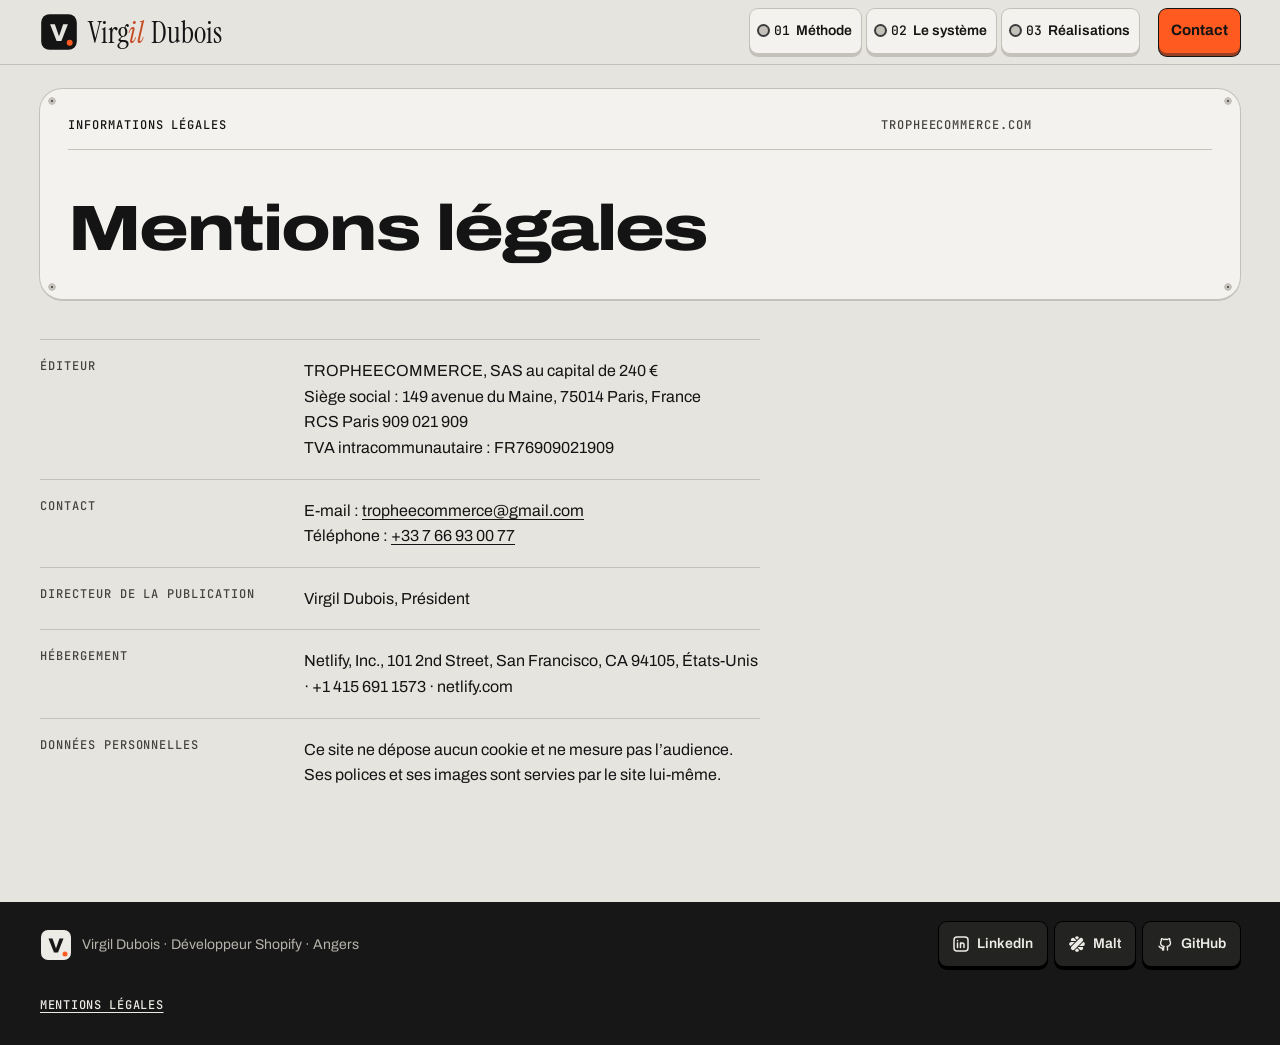
<file: mentions-legales/index.html>
<!doctype html>
<html lang="fr" data-iso="dark">
<head>
<meta charset="utf-8">
<meta name="viewport" content="width=device-width, initial-scale=1">
<title>Mentions légales · Virgil Dubois</title>
<meta name="description" content="Mentions légales de tropheecommerce.com : l’éditeur TROPHEECOMMERCE SAS, son contact, le directeur de la publication et l’hébergeur.">
<link rel="canonical" href="https://tropheecommerce.com/mentions-legales/">
<meta property="og:type" content="website">
<meta property="og:url" content="https://tropheecommerce.com/mentions-legales/">
<meta property="og:title" content="Mentions légales · Virgil Dubois">
<meta property="og:description" content="Mentions légales de tropheecommerce.com : l’éditeur TROPHEECOMMERCE SAS, son contact, le directeur de la publication et l’hébergeur.">
<meta property="og:site_name" content="Virgil Dubois">
<meta property="og:image" content="https://tropheecommerce.com/img/og.31b18bdde4.png">
<meta property="og:image:width" content="1200">
<meta property="og:image:height" content="630">
<meta property="og:image:alt" content="Virgil Dubois, Shopify developer: Your store, ahead of the change.">
<meta name="twitter:card" content="summary_large_image">
<link rel="icon" type="image/svg+xml" href="../favicon.svg">
<link rel="apple-touch-icon" href="../img/apple-touch-icon.e66518af97.png">
<link rel="manifest" href="../site.webmanifest">
<link rel="preload" href="../fonts/archivo-latin.e3a28eade2.woff2" as="font" type="font/woff2" crossorigin>
<link rel="stylesheet" href="../fonts.css">
<link rel="stylesheet" href="../base.css">
<link rel="stylesheet" href="../site.css">
<link rel="stylesheet" href="../illus.css">
<link rel="stylesheet" href="l.css">
</head>
<body>
<div class="site hy" data-scheme="shell">
<a class="skip" href="#main">Aller au contenu</a>
<header class="top" data-scheme="shell"><div class="wrap top-in">
<a class="brand" href="../#top" aria-label="Virgil Dubois, accueil"><svg class="mk " style="width:38px;height:38px" viewBox="0 0 64 64" aria-hidden="true" focusable="false"><rect class="mk-c" x="2" y="2" width="60" height="60" rx="14"/><path class="mk-v" d="M17 19h8l7 20 7-20h8L36 47h-8z"/><circle class="mk-d" cx="50" cy="50" r="5"/></svg><span class="wm brand-wm" aria-hidden="true">Virg<span class="ti">il</span> <span class="wm-2">Dubois</span></span></a>
<nav class="navk" aria-label="Sections">
<a class="key nk" href="../#how"><span class="led"></span><span class="nk-n">01</span><span class="nk-w">Méthode</span></a>
<a class="key nk" href="../#guarantee"><span class="led"></span><span class="nk-n">02</span><span class="nk-w">Le système</span></a>
<a class="key nk" href="../#work"><span class="led"></span><span class="nk-n">03</span><span class="nk-w">Réalisations</span></a>
</nav>
<a class="key hk" data-variant="go" href="https://www.linkedin.com/in/virgil-dubois/"><span>Contact</span></a>
</div></header>
<main id="main">
<section class="lg" aria-labelledby="h-lg"><div class="wrap">
<div class="face lg-h" data-scheme="plate">
<p class="lbl face-k"><span>Informations légales</span><span class="face-k2">tropheecommerce.com</span></p>
<h1 id="h-lg">Mentions légales</h1>
</div>
<dl class="lg-l">
<div><dt class="lbl">Éditeur</dt><dd>TROPHEECOMMERCE, SAS au capital de 240 €<br>Siège social : 149 avenue du Maine, 75014 Paris, France<br>RCS Paris 909 021 909<br>TVA intracommunautaire : FR76909021909</dd></div>
<div><dt class="lbl">Contact</dt><dd>E-mail : <span class="lg-ob lg-email"></span><br>Téléphone : <span class="lg-ob lg-phone"></span></dd></div>
<div><dt class="lbl">Directeur de la publication</dt><dd>Virgil Dubois, Président</dd></div>
<div><dt class="lbl">Hébergement</dt><dd>Netlify, Inc., 101 2nd Street, San Francisco, CA 94105, États-Unis · +1 415 691 1573 · netlify.com</dd></div>
<div><dt class="lbl">Données personnelles</dt><dd>Ce site ne dépose aucun cookie et ne mesure pas l’audience. Ses polices et ses images sont servies par le site lui-même.</dd></div>
</dl>
</div></section>

</main>
<footer class="foot" data-scheme="panel"><div class="wrap foot-g">
<span class="foot-b"><svg class="mk " style="width:32px;height:32px" viewBox="0 0 64 64" aria-hidden="true" focusable="false"><rect class="mk-c" x="2" y="2" width="60" height="60" rx="14"/><path class="mk-v" d="M17 19h8l7 20 7-20h8L36 47h-8z"/><circle class="mk-d" cx="50" cy="50" r="5"/></svg><span class="small"><span class="nw">Virgil Dubois ·</span> <span class="nw">Développeur Shopify ·</span> <span class="nw">Angers</span></span></span>
<nav class="foot-k" aria-label="Ailleurs"><a class="key fk" href="https://www.linkedin.com/in/virgil-dubois/"><svg class="fk-i" viewBox="0 0 16 16" aria-hidden="true" focusable="false"><rect x="1" y="1" width="14" height="14" rx="3" fill="none" stroke="currentColor" stroke-width="1.5"/><path d="M4.5 7v4.5M4.5 4.6v.1M7.5 11.5V7m0 1.8c0-1 .8-1.8 1.8-1.8s1.7.8 1.7 1.8v2.7" fill="none" stroke="currentColor" stroke-width="1.5" stroke-linecap="round"/></svg>LinkedIn</a><a class="key fk" href="https://www.malt.fr/profile/tropheecommerce"><svg class="fk-i" viewBox="2 2 46 46" aria-hidden="true" focusable="false" fill="currentColor"><path d="M 41.009 8.993 C 37.613 5.596 33.984 7.795 31.713 10.066 L 20.988 20.791 L 10.262 31.518 C 7.991 33.788 5.614 37.238 9.189 40.813 C 12.764 44.388 16.214 42.011 18.485 39.74 L 29.21 29.015 L 39.936 18.289 C 42.207 16.018 44.406 12.389 41.009 8.993"/><path d="M 20.515 8.115 L 25.057 12.657 L 29.68 8.033 C 29.994 7.719 30.313 7.427 30.634 7.151 C 30.149 4.708 28.756 2.5 25.055 2.5 C 21.347 2.5 19.955 4.717 19.474 7.165 C 19.819 7.465 20.165 7.765 20.515 8.115"/><path d="M 29.678 41.854 L 25.057 37.233 L 20.518 41.773 C 20.173 42.118 19.83 42.433 19.488 42.729 C 20.009 45.219 21.482 47.5 25.056 47.5 C 28.638 47.5 30.11 45.207 30.627 42.709 C 30.309 42.435 29.991 42.167 29.678 41.854"/><path d="M 18.588 19.126 L 9.831 19.126 C 6.62 19.126 2.5 20.137 2.5 24.94 C 2.5 28.524 4.794 29.996 7.293 30.513 C 7.588 30.171 18.588 19.126 18.588 19.126"/><path d="M 42.836 19.359 C 42.559 19.681 31.536 30.755 31.536 30.755 L 40.169 30.755 C 43.38 30.755 47.5 29.996 47.5 24.94 C 47.5 21.233 45.284 19.84 42.836 19.359"/><path d="M 21.458 16.251 L 23.022 14.687 L 18.483 10.147 C 16.212 7.876 12.762 5.499 9.187 9.074 C 6.566 11.696 7.148 14.247 8.538 16.319 C 8.962 16.287 21.458 16.251 21.458 16.251"/><path d="M 28.655 33.629 L 27.087 35.198 L 31.711 39.821 C 33.982 42.092 37.61 44.29 41.006 40.894 C 43.541 38.36 42.959 35.698 41.558 33.565 C 41.107 33.598 28.655 33.629 28.655 33.629"/></svg>Malt</a><a class="key fk" href="https://github.com/TeamDijon"><svg class="fk-i" viewBox="0 0 16 16" aria-hidden="true" focusable="false"><path d="M5.5 14v-2c-2.5.5-3-1.2-3.5-1.8M10.5 14v-2.2c0-.7-.2-1.1-.5-1.4 1.8-.2 3.5-.9 3.5-3.7 0-.8-.3-1.5-.8-2 .1-.4.2-1.2-.1-2 0 0-.7-.2-2.1.8a7 7 0 0 0-3.9 0C5.2 2.5 4.5 2.7 4.5 2.7c-.3.8-.2 1.6-.1 2-.5.5-.8 1.2-.8 2 0 2.8 1.7 3.5 3.5 3.7-.3.3-.5.7-.5 1.4V14" fill="none" stroke="currentColor" stroke-width="1.4" stroke-linecap="round" stroke-linejoin="round"/></svg>GitHub</a></nav>
<a class="foot-legal" href="../mentions-legales/" aria-current="page">Mentions légales</a>
</div></footer>
</div>
<script src="../site.js" defer></script>
<script src="../iso-play.js" defer></script>
</body>
</html>
</file>
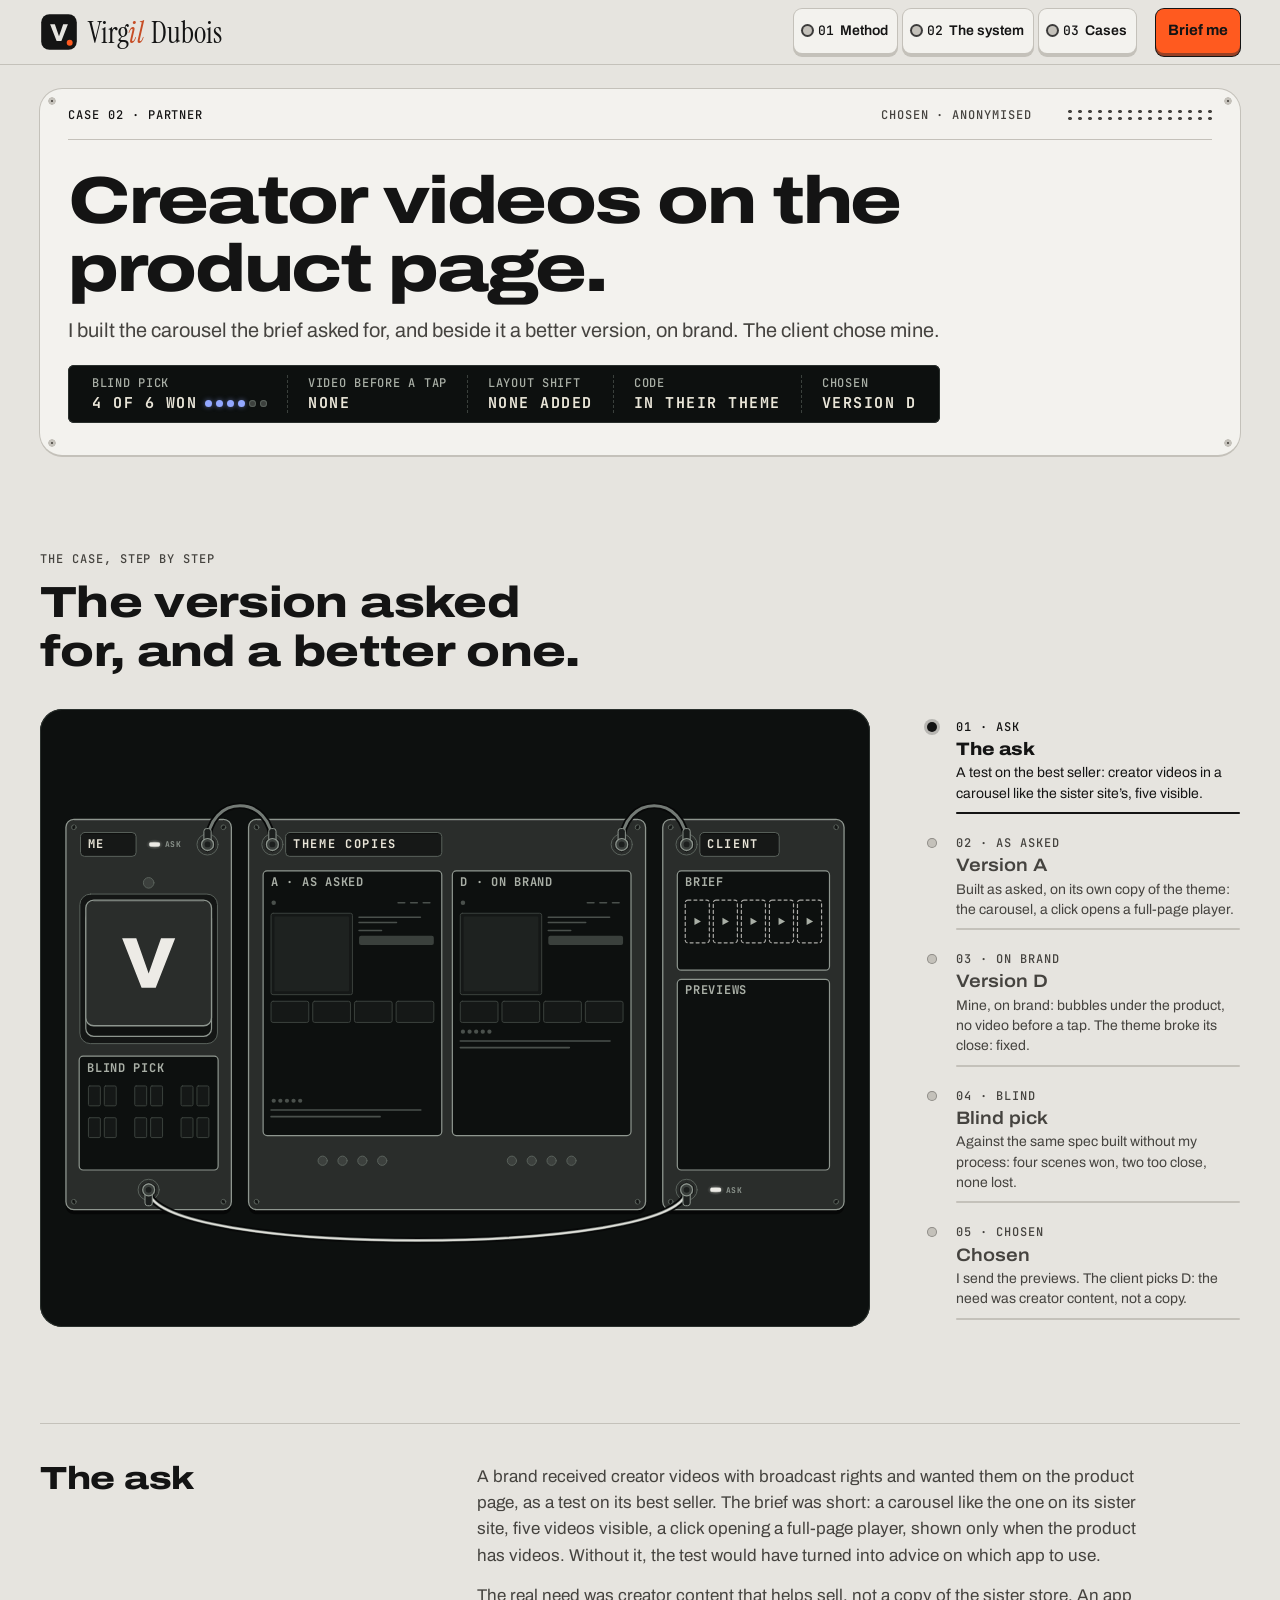
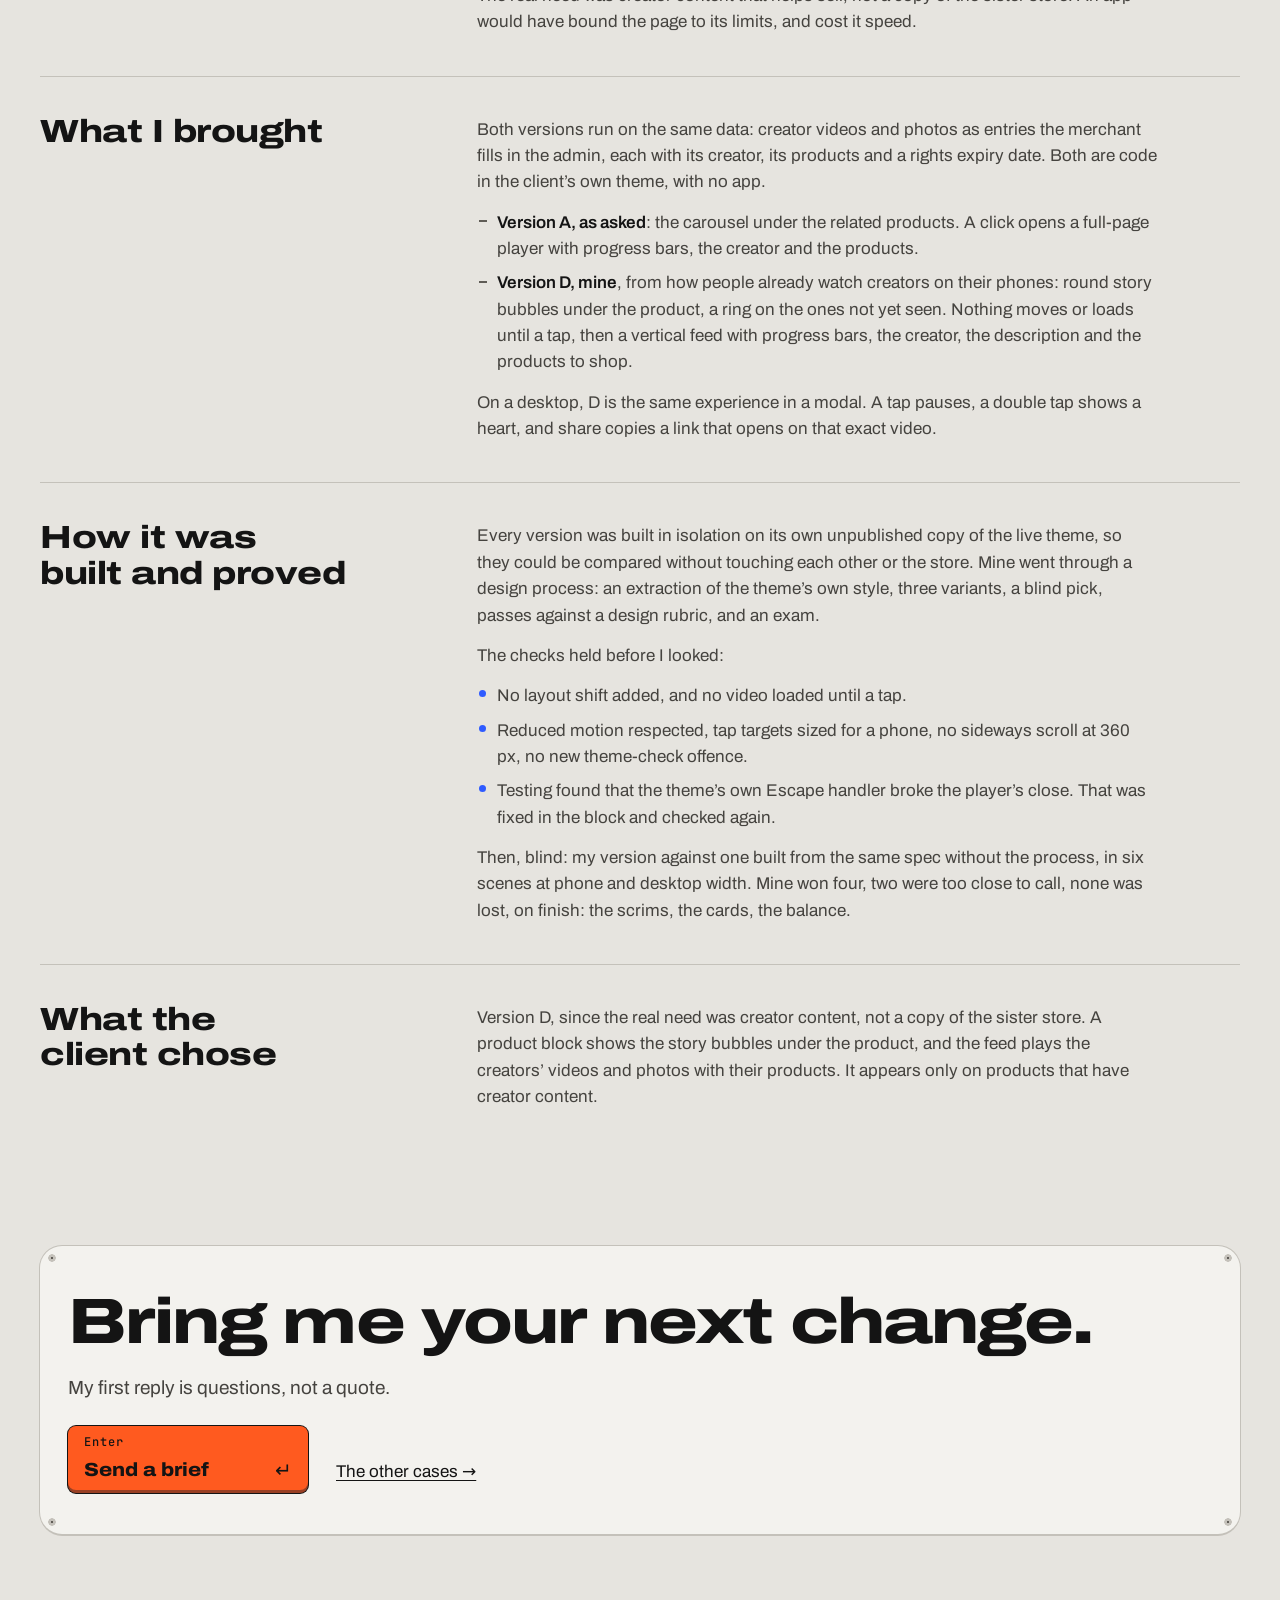
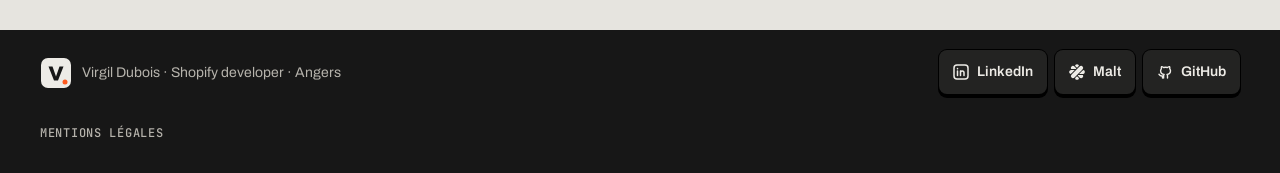
<file: cases/creator-videos/index.html>
<!doctype html>
<html lang="en" data-iso="dark">
<head>
<meta charset="utf-8">
<meta name="viewport" content="width=device-width, initial-scale=1">
<title>Creator videos on the product page · Virgil Dubois</title>
<meta name="description" content="I built the carousel the brief asked for, and beside it a better version, on brand. The client chose mine.">
<link rel="canonical" href="https://tropheecommerce.com/cases/creator-videos/">
<meta property="og:type" content="article">
<meta property="og:url" content="https://tropheecommerce.com/cases/creator-videos/">
<meta property="og:title" content="Creator videos on the product page · Virgil Dubois">
<meta property="og:description" content="I built the carousel the brief asked for, and beside it a better version, on brand. The client chose mine.">
<meta property="og:site_name" content="Virgil Dubois">
<meta property="og:image" content="https://tropheecommerce.com/img/og.31b18bdde4.png">
<meta property="og:image:width" content="1200">
<meta property="og:image:height" content="630">
<meta property="og:image:alt" content="Virgil Dubois, Shopify developer: Your store, ahead of the change.">
<meta name="twitter:card" content="summary_large_image">
<link rel="icon" type="image/svg+xml" href="../../favicon.svg">
<link rel="apple-touch-icon" href="../../img/apple-touch-icon.e66518af97.png">
<link rel="manifest" href="../../site.webmanifest">
<link rel="preload" href="../../fonts/archivo-latin.e3a28eade2.woff2" as="font" type="font/woff2" crossorigin>
<link rel="stylesheet" href="../../fonts.css">
<link rel="stylesheet" href="../../base.css">
<link rel="stylesheet" href="../../site.css">
<link rel="stylesheet" href="../../illus.css">
<link rel="stylesheet" href="../../player.css">
<link rel="stylesheet" href="../../iso-legend.css">
<link rel="stylesheet" href="../../case.css">
<script type="application/ld+json">{"@context":"https://schema.org","@type":"CreativeWork","name":"Creator videos on the product page","headline":"Creator videos on the product page","description":"I built the carousel the brief asked for, and beside it a better version, on brand. The client chose mine.","url":"https://tropheecommerce.com/cases/creator-videos/","inLanguage":"en","about":"Shopify development","isPartOf":{"@type":"WebSite","url":"https://tropheecommerce.com/"},"author":{"@type":"Person","@id":"https://tropheecommerce.com/#person","name":"Virgil Dubois","url":"https://tropheecommerce.com/"}}</script>
</head>
<body>
<div class="site hy" data-scheme="shell">
<a class="skip" href="#main">Skip to content</a>
<header class="top" data-scheme="shell"><div class="wrap top-in">
<a class="brand" href="../../#top" aria-label="Virgil Dubois, top of page"><svg class="mk " style="width:38px;height:38px" viewBox="0 0 64 64" aria-hidden="true" focusable="false"><rect class="mk-c" x="2" y="2" width="60" height="60" rx="14"/><path class="mk-v" d="M17 19h8l7 20 7-20h8L36 47h-8z"/><circle class="mk-d" cx="50" cy="50" r="5"/></svg><span class="wm brand-wm" aria-hidden="true">Virg<span class="ti">il</span> <span class="wm-2">Dubois</span></span></a>
<nav class="navk" aria-label="Sections">
<a class="key nk" href="../../#how"><span class="led"></span><span class="nk-n">01</span><span class="nk-w">Method</span></a>
<a class="key nk" href="../../#guarantee"><span class="led"></span><span class="nk-n">02</span><span class="nk-w">The system</span></a>
<a class="key nk" href="../../#work"><span class="led"></span><span class="nk-n">03</span><span class="nk-w">Cases</span></a>
</nav>
<a class="key hk" data-variant="go" href="https://www.linkedin.com/in/virgil-dubois/"><span>Brief<span class="hk-x"> me</span></span></a>
</div></header>
<main id="main">
<!-- title: Creator videos on the product page -->
<!-- panel: case-ugc-panel -->
<section class="cx-hero" aria-labelledby="h-cs"><div class="wrap"><div class="face cx-h" data-scheme="plate">
<div class="grille" aria-hidden="true"></div>
<p class="lbl face-k"><span>Case 02 · Partner</span><span class="face-k2">Chosen · anonymised</span></p>
<h1 id="h-cs">Creator videos on the product page.</h1>
<p class="lede">I built the carousel the brief asked for, and beside it a better version, on brand. The client chose mine.</p>
<dl class="cx-ro" data-scheme="screen" aria-label="Facts">
<div class="cx-f"><dt>Blind pick</dt><dd>4 of 6 won <span class="cx-leds" aria-hidden="true"><i></i><i></i><i></i><i></i><i class="cu-off"></i><i class="cu-off"></i></span></dd></div>
<div class="cx-f"><dt>Video before a tap</dt><dd>None</dd></div>
<div class="cx-f"><dt>Layout shift</dt><dd>None added</dd></div>
<div class="cx-f"><dt>Code</dt><dd>In their theme</dd></div>
<div class="cx-f"><dt>Chosen</dt><dd>Version D</dd></div>
</dl>
</div></div></section>

<section class="cx-p" data-panel="ugc" aria-labelledby="h-cp"><div class="wrap">
<div class="cx-hd"><p class="lbl">The case, step by step</p><h2 id="h-cp">The version asked for, and a better one.</h2></div>
<div class="mt-g">
<div class="mt-w" data-scheme="screen">
<p class="mt-sr">A front panel of three modules: me, two copies of the product page side by side, and the client, joined by patch cables. The client sends a brief: a carousel of five vertical videos, like its sister site. On the first copy, version A is built as asked: tiles under the related products, and a click opens a full-page player. On the second, my version D: round bubbles under the product, and only a tap opens the feed, with the creator and a product to shop. One of its checks fails, the player not closing, then passes once fixed. In a blind pick of six pairs, four go to my version, two are too close to call, none is lost. I press my V key, the previews reach the client, and the client picks D.</p>
<figure class="lg-fig mp-fig mp-wide"><svg class="mp mp-uw" viewBox="0 0 1200 740" aria-hidden="true" focusable="false"><defs><radialGradient id="hg-ink-uw"><stop offset=".3" stop-color="#EDEBE6" stop-opacity=".5"/><stop offset=".62" stop-color="#EDEBE6" stop-opacity=".16"/><stop offset="1" stop-color="#EDEBE6" stop-opacity="0"/></radialGradient><radialGradient id="hg-sys-uw"><stop offset=".3" stop-color="#93A8FF" stop-opacity=".5"/><stop offset=".62" stop-color="#93A8FF" stop-opacity=".16"/><stop offset="1" stop-color="#93A8FF" stop-opacity="0"/></radialGradient><radialGradient id="hg-bad-uw"><stop offset=".3" stop-color="#FF6B5E" stop-opacity=".5"/><stop offset=".62" stop-color="#FF6B5E" stop-opacity=".16"/><stop offset="1" stop-color="#FF6B5E" stop-opacity="0"/></radialGradient><radialGradient id="hg-ok-uw"><stop offset=".3" stop-color="#4ADE80" stop-opacity=".5"/><stop offset=".62" stop-color="#4ADE80" stop-opacity=".16"/><stop offset="1" stop-color="#4ADE80" stop-opacity="0"/></radialGradient><radialGradient id="hg-go-uw"><stop offset=".3" stop-color="#FF5A1F" stop-opacity=".5"/><stop offset=".62" stop-color="#FF5A1F" stop-opacity=".16"/><stop offset="1" stop-color="#FF5A1F" stop-opacity="0"/></radialGradient></defs><rect class="mp-shd" x="12" y="77" width="250" height="590" rx="12"/><rect class="mp-face" x="12" y="70" width="250" height="590" rx="12"/><path class="mp-hi" d="M25 71.8H249"/><circle class="mp-scr" cx="24" cy="82" r="3.6"/><path class="mp-slot" d="M24.74 79.82L23.26 84.18"/><circle class="mp-scr" cx="250" cy="82" r="3.6"/><path class="mp-slot" d="M251.79 80.55L248.21 83.45"/><circle class="mp-scr" cx="24" cy="648" r="3.6"/><path class="mp-slot" d="M23.01 645.92L24.99 650.08"/><circle class="mp-scr" cx="250" cy="648" r="3.6"/><path class="mp-slot" d="M248.24 646.52L251.76 649.48"/><rect class="mp-plate" x="34" y="90" width="84" height="36" rx="6"/><path class="mp-sublo" d="M40 91.6H112"/><circle data-anchor="np-me" cx="45" cy="108" r="0"/><rect class="mp-off" x="138" y="105" width="16" height="6" rx="2"/><g data-k="mask" style="--dl:1.27s"><rect class="mp-halo" fill="url(#hg-ink-uw)" x="133" y="100" width="26" height="16" rx="6"/><rect class="mp-lens t-ink" x="138" y="105" width="16" height="6" rx="2"/></g><text class="mp-etx" x="161" y="112.5" font-size="12.04" text-anchor="start">ASK</text><circle class="mp-off" cx="137" cy="166" r="8"/><g class="mp-k mp-1s mp-vk" data-x="v"><rect class="mp-well" x="33" y="183" width="208" height="226" rx="16"/><rect class="mp-base" x="42" y="208" width="190" height="190" rx="12"/><g class="mp-cap" style="--kd:16px"><rect class="mp-top" x="42" y="192" width="190" height="190" rx="12"/><path class="mp-caphi" d="M54 194H220"/><path class="mp-vg" d="M96.92 249.59L118.3 249.59L137 303.03L155.7 249.59L177.08 249.59L147.69 324.41L126.31 324.41Z"/></g><g class="mp-vled"><circle class="mp-halo" fill="url(#hg-go-uw)" cx="137" cy="166" r="19.2"/><circle class="mp-lens t-go" cx="137" cy="166" r="8"/><circle class="mp-glint" cx="134.28" cy="163.28" r="2.4"/></g></g><rect class="mp-scrn" x="32" y="428" width="210" height="172" rx="6"/><circle data-anchor="tbl" cx="44" cy="446" r="0"/><rect class="cu-fr" x="46" y="473" width="18" height="30" rx="2"/><rect class="cu-fr" x="70" y="473" width="18" height="30" rx="2"/><g data-k="blind" class="mp-chk" style="--i:0"><rect class="cu-pick" x="46" y="473" width="18" height="30" rx="2"/></g><rect class="cu-fr" x="116" y="473" width="18" height="30" rx="2"/><rect class="cu-fr" x="140" y="473" width="18" height="30" rx="2"/><g data-k="blind" class="mp-chk" style="--i:1.6"><path class="cu-eq" d="M133.5 485.5H140.5"/><path class="cu-eq" d="M133.5 490.5H140.5"/></g><rect class="cu-fr" x="186" y="473" width="18" height="30" rx="2"/><rect class="cu-fr" x="210" y="473" width="18" height="30" rx="2"/><g data-k="blind" class="mp-chk" style="--i:3.2"><rect class="cu-pick" x="210" y="473" width="18" height="30" rx="2"/></g><rect class="cu-fr" x="46" y="521" width="18" height="30" rx="2"/><rect class="cu-fr" x="70" y="521" width="18" height="30" rx="2"/><g data-k="blind" class="mp-chk" style="--i:4.800000000000001"><rect class="cu-pick" x="46" y="521" width="18" height="30" rx="2"/></g><rect class="cu-fr" x="116" y="521" width="18" height="30" rx="2"/><rect class="cu-fr" x="140" y="521" width="18" height="30" rx="2"/><g data-k="blind" class="mp-chk" style="--i:6.4"><rect class="cu-pick" x="140" y="521" width="18" height="30" rx="2"/></g><rect class="cu-fr" x="186" y="521" width="18" height="30" rx="2"/><rect class="cu-fr" x="210" y="521" width="18" height="30" rx="2"/><g data-k="blind" class="mp-chk" style="--i:8"><path class="cu-eq" d="M203.5 533.5H210.5"/><path class="cu-eq" d="M203.5 538.5H210.5"/></g><circle data-anchor="bl" cx="44" cy="580" r="0"/><circle class="mp-jring" cx="226" cy="108" r="16"/><path class="mp-nut" d="M235.96 113.75L226 119.5L216.04 113.75L216.04 102.25L226 96.5L235.96 102.25Z"/><circle class="mp-hole" cx="226" cy="108" r="6.5"/><circle class="mp-jring" cx="137" cy="630" r="16"/><path class="mp-nut" d="M146.96 635.75L137 641.5L127.04 635.75L127.04 624.25L137 618.5L146.96 624.25Z"/><circle class="mp-hole" cx="137" cy="630" r="6.5"/><rect class="mp-shd" x="288" y="77" width="600" height="590" rx="12"/><rect class="mp-face" x="288" y="70" width="600" height="590" rx="12"/><path class="mp-hi" d="M301 71.8H875"/><circle class="mp-scr" cx="300" cy="82" r="3.6"/><path class="mp-slot" d="M298.71 80.1L301.29 83.9"/><circle class="mp-scr" cx="876" cy="82" r="3.6"/><path class="mp-slot" d="M877.24 80.06L874.76 83.94"/><circle class="mp-scr" cx="300" cy="648" r="3.6"/><path class="mp-slot" d="M298.57 646.2L301.43 649.8"/><circle class="mp-scr" cx="876" cy="648" r="3.6"/><path class="mp-slot" d="M875.15 645.86L876.85 650.14"/><rect class="mp-plate" x="344" y="90" width="236" height="36" rx="6"/><path class="mp-sublo" d="M350 91.6H574"/><circle data-anchor="np-copies" cx="355" cy="108" r="0"/><rect class="mp-scrn" x="310" y="148" width="270" height="400" rx="6"/><circle data-anchor="ta" cx="322" cy="164" r="0"/><circle class="mp-pg" cx="326" cy="196" r="3.4"/><path class="mp-pgl" d="M514 196H524"/><path class="mp-pgl" d="M533 196H543"/><path class="mp-pgl" d="M552 196H562"/><rect class="mp-pgc" x="322" y="212" width="123" height="123" rx="3"/><rect class="mp-pgi" x="327" y="217" width="113" height="113" rx="2"/><path class="mp-pgl" d="M455 218H547.66"/><path class="mp-pgl" d="M455 226H511.5"/><path class="mp-pgl" d="M455 238H488.9"/><rect class="cu-btn" x="455" y="246" width="113" height="14" rx="3"/><rect class="mp-pgc" x="322" y="345" width="57" height="32" rx="3"/><rect class="mp-pgc" x="385" y="345" width="57" height="32" rx="3"/><rect class="mp-pgc" x="448" y="345" width="57" height="32" rx="3"/><rect class="mp-pgc" x="511" y="345" width="57" height="32" rx="3"/><g data-x="workA" class="mp-build" style="--i:0"><path class="cu-ln" pathLength="100" d="M410.56 389H479.44"/><rect class="cu-ln" x="322" y="397" width="45.2" height="80.36" rx="4" pathLength="100"/><rect class="cu-ln" x="372.2" y="397" width="45.2" height="80.36" rx="4" pathLength="100"/><rect class="cu-ln" x="422.4" y="397" width="45.2" height="80.36" rx="4" pathLength="100"/><rect class="cu-ln" x="472.6" y="397" width="45.2" height="80.36" rx="4" pathLength="100"/><rect class="cu-ln" x="522.8" y="397" width="45.2" height="80.36" rx="4" pathLength="100"/></g><g data-k="aB" style="--dl:0s"><path class="mp-nl" d="M410.56 389H479.44"/><rect class="cu-tile" x="322" y="397" width="45.2" height="80.36" rx="4"/><path class="cu-play" d="M338.81 429.95L351.83 437.18L338.81 444.41Z"/><rect class="cu-tile" x="372.2" y="397" width="45.2" height="80.36" rx="4"/><path class="cu-play" d="M389.01 429.95L402.03 437.18L389.01 444.41Z"/><rect class="cu-tile" x="422.4" y="397" width="45.2" height="80.36" rx="4"/><path class="cu-play" d="M439.21 429.95L452.23 437.18L439.21 444.41Z"/><rect class="cu-tile" x="472.6" y="397" width="45.2" height="80.36" rx="4"/><path class="cu-play" d="M489.41 429.95L502.43 437.18L489.41 444.41Z"/><rect class="cu-tile" x="522.8" y="397" width="45.2" height="80.36" rx="4"/><path class="cu-play" d="M539.61 429.95L552.63 437.18L539.61 444.41Z"/></g><circle class="mp-pg" cx="326" cy="495.36" r="3.2"/><circle class="mp-pg" cx="336" cy="495.36" r="3.2"/><circle class="mp-pg" cx="346" cy="495.36" r="3.2"/><circle class="mp-pg" cx="356" cy="495.36" r="3.2"/><circle class="mp-pg" cx="366" cy="495.36" r="3.2"/><path class="mp-pgl" d="M322 509.36H548.32"/><path class="mp-pgl" d="M322 519.36H486.82"/><g data-k="aOpen" style="--dl:0.1s"><rect class="cu-full" x="311" y="178" width="268" height="369" rx="4"/><rect class="cu-vid" x="334.98" y="214.9" width="166.05" height="295.2" rx="2"/><rect class="cu-bar1" x="340.98" y="220.9" width="24.01" height="2.4" rx="1"/><rect class="cu-bar1" x="366.98" y="220.9" width="24.01" height="2.4" rx="1"/><rect class="cu-bar0" x="392.99" y="220.9" width="24.01" height="2.4" rx="1"/><rect class="cu-bar0" x="419" y="220.9" width="24.01" height="2.4" rx="1"/><rect class="cu-bar0" x="445.01" y="220.9" width="24.01" height="2.4" rx="1"/><rect class="cu-bar0" x="471.02" y="220.9" width="24.01" height="2.4" rx="1"/><circle class="cu-av" cx="346.98" cy="232.9" r="5"/><path class="mp-nl" d="M355.98 232.9H409.11"/><path class="mp-nl" d="M511.03 362.5H550.91"/><rect class="cu-card" x="511.03" y="372.5" width="56.98" height="26" rx="3"/><rect class="mp-pgi" x="515.03" y="376.5" width="18" height="18" rx="2"/></g><circle class="mp-off" cx="400" cy="586" r="7"/><g data-k="chkA" class="mp-chk" style="--i:0"><circle class="mp-halo" fill="url(#hg-sys-uw)" cx="400" cy="586" r="16.8"/><circle class="mp-lens t-sys" cx="400" cy="586" r="7"/><circle class="mp-glint" cx="397.62" cy="583.62" r="2.1"/></g><circle class="mp-off" cx="430" cy="586" r="7"/><g data-k="chkA" class="mp-chk" style="--i:1"><circle class="mp-halo" fill="url(#hg-sys-uw)" cx="430" cy="586" r="16.8"/><circle class="mp-lens t-sys" cx="430" cy="586" r="7"/><circle class="mp-glint" cx="427.62" cy="583.62" r="2.1"/></g><circle class="mp-off" cx="460" cy="586" r="7"/><g data-k="chkA" class="mp-chk" style="--i:2"><circle class="mp-halo" fill="url(#hg-sys-uw)" cx="460" cy="586" r="16.8"/><circle class="mp-lens t-sys" cx="460" cy="586" r="7"/><circle class="mp-glint" cx="457.62" cy="583.62" r="2.1"/></g><circle class="mp-off" cx="490" cy="586" r="7"/><g data-k="chkA" class="mp-chk" style="--i:3"><circle class="mp-halo" fill="url(#hg-sys-uw)" cx="490" cy="586" r="16.8"/><circle class="mp-lens t-sys" cx="490" cy="586" r="7"/><circle class="mp-glint" cx="487.62" cy="583.62" r="2.1"/></g><circle data-anchor="ca" cx="445" cy="622" r="0"/><rect class="mp-scrn" x="596" y="148" width="270" height="400" rx="6"/><circle data-anchor="td" cx="608" cy="164" r="0"/><circle class="mp-pg" cx="612" cy="196" r="3.4"/><path class="mp-pgl" d="M800 196H810"/><path class="mp-pgl" d="M819 196H829"/><path class="mp-pgl" d="M838 196H848"/><rect class="mp-pgc" x="608" y="212" width="123" height="123" rx="3"/><rect class="mp-pgi" x="613" y="217" width="113" height="113" rx="2"/><path class="mp-pgl" d="M741 218H833.66"/><path class="mp-pgl" d="M741 226H797.5"/><path class="mp-pgl" d="M741 238H774.9"/><rect class="cu-btn" x="741" y="246" width="113" height="14" rx="3"/><rect class="mp-pgc" x="608" y="345" width="57" height="32" rx="3"/><rect class="mp-pgc" x="671" y="345" width="57" height="32" rx="3"/><rect class="mp-pgc" x="734" y="345" width="57" height="32" rx="3"/><rect class="mp-pgc" x="797" y="345" width="57" height="32" rx="3"/><g data-x="workD" class="mp-build" style="--i:0"><circle class="cu-ln" cx="752" cy="276" r="10" pathLength="100"/><circle class="cu-ln" cx="782.33" cy="276" r="10" pathLength="100"/><circle class="cu-ln" cx="812.67" cy="276" r="10" pathLength="100"/><circle class="cu-ln" cx="843" cy="276" r="10" pathLength="100"/></g><g data-k="dB" style="--dl:0s"><circle class="cu-bub" cx="752" cy="276" r="7"/><circle class="cu-bub" cx="782.33" cy="276" r="7"/><circle class="cu-ring" cx="782.33" cy="276" r="10"/><circle class="cu-bub" cx="812.67" cy="276" r="7"/><circle class="cu-ring" cx="812.67" cy="276" r="10"/><circle class="cu-bub" cx="843" cy="276" r="7"/><circle class="cu-ring" cx="843" cy="276" r="10"/></g><g data-k="dB" class="cu-r0" style="--dl:0s"><circle class="cu-ring" cx="752" cy="276" r="10"/></g><g data-k="dSeen" style="--dl:0s"><circle class="cu-seen" cx="752" cy="276" r="10"/></g><circle class="mp-pg" cx="612" cy="391" r="3.2"/><circle class="mp-pg" cx="622" cy="391" r="3.2"/><circle class="mp-pg" cx="632" cy="391" r="3.2"/><circle class="mp-pg" cx="642" cy="391" r="3.2"/><circle class="mp-pg" cx="652" cy="391" r="3.2"/><path class="mp-pgl" d="M608 405H834.32"/><path class="mp-pgl" d="M608 415H772.82"/><g data-k="dOpen" style="--dl:0.15s"><rect class="cu-dim" x="597" y="178" width="268" height="369" rx="4"/><rect class="cu-vid" x="654.2" y="225.97" width="153.6" height="273.06" rx="6"/><rect class="cu-bar1" x="660.2" y="231.97" width="21.93" height="2.4" rx="1"/><rect class="cu-bar1" x="684.13" y="231.97" width="21.93" height="2.4" rx="1"/><rect class="cu-bar0" x="708.07" y="231.97" width="21.93" height="2.4" rx="1"/><rect class="cu-bar0" x="732" y="231.97" width="21.93" height="2.4" rx="1"/><rect class="cu-bar0" x="755.93" y="231.97" width="21.93" height="2.4" rx="1"/><rect class="cu-bar0" x="779.87" y="231.97" width="21.93" height="2.4" rx="1"/><circle class="cu-av" cx="666.2" cy="243.97" r="5"/><path class="mp-nl" d="M675.2 243.97H724.35"/><path class="mp-nl" d="M662.2 447.03H749.43"/><path class="mp-nl" d="M662.2 456.03H777.08"/><rect class="cu-card" x="662.2" y="465.03" width="137.6" height="26" rx="3"/><rect class="mp-pgi" x="666.2" y="469.03" width="18" height="18" rx="2"/></g><circle class="mp-off" cx="686" cy="586" r="7"/><g data-k="chkD" class="mp-chk" style="--i:0"><circle class="mp-halo" fill="url(#hg-sys-uw)" cx="686" cy="586" r="16.8"/><circle class="mp-lens t-sys" cx="686" cy="586" r="7"/><circle class="mp-glint" cx="683.62" cy="583.62" r="2.1"/></g><circle class="mp-off" cx="716" cy="586" r="7"/><g data-k="chkD" class="mp-chk" style="--i:1"><circle class="mp-halo" fill="url(#hg-sys-uw)" cx="716" cy="586" r="16.8"/><circle class="mp-lens t-sys" cx="716" cy="586" r="7"/><circle class="mp-glint" cx="713.62" cy="583.62" r="2.1"/></g><circle class="mp-off" cx="746" cy="586" r="7"/><g data-k="chkD" class="mp-chk" style="--i:2"><circle class="mp-halo" fill="url(#hg-sys-uw)" cx="746" cy="586" r="16.8"/><circle class="mp-lens t-sys" cx="746" cy="586" r="7"/><circle class="mp-glint" cx="743.62" cy="583.62" r="2.1"/></g><circle class="mp-off" cx="776" cy="586" r="7"/><g data-k="escX" class="mp-chk mp-bad" style="--i:0"><circle class="mp-halo" fill="url(#hg-bad-uw)" cx="776" cy="586" r="18"/><circle class="mp-lens t-bad" cx="776" cy="586" r="7.5"/><path class="mp-gl" d="M772.85 582.85L779.15 589.15M779.15 582.85L772.85 589.15"/></g><g data-k="escV" class="mp-chk" style="--i:0"><circle class="mp-halo" fill="url(#hg-sys-uw)" cx="776" cy="586" r="16.8"/><circle class="mp-lens t-sys" cx="776" cy="586" r="7"/><circle class="mp-glint" cx="773.62" cy="583.62" r="2.1"/></g><circle data-anchor="cd" cx="731" cy="622" r="0"/><circle class="mp-jring" cx="324" cy="108" r="16"/><path class="mp-nut" d="M333.96 113.75L324 119.5L314.04 113.75L314.04 102.25L324 96.5L333.96 102.25Z"/><circle class="mp-hole" cx="324" cy="108" r="6.5"/><circle class="mp-jring" cx="852" cy="108" r="16"/><path class="mp-nut" d="M861.96 113.75L852 119.5L842.04 113.75L842.04 102.25L852 96.5L861.96 102.25Z"/><circle class="mp-hole" cx="852" cy="108" r="6.5"/><rect class="mp-shd" x="914" y="77" width="274" height="590" rx="12"/><rect class="mp-face" x="914" y="70" width="274" height="590" rx="12"/><path class="mp-hi" d="M927 71.8H1175"/><circle class="mp-scr" cx="926" cy="82" r="3.6"/><path class="mp-slot" d="M927.42 80.19L924.58 83.81"/><circle class="mp-scr" cx="1176" cy="82" r="3.6"/><path class="mp-slot" d="M1175.2 79.84L1176.8 84.16"/><circle class="mp-scr" cx="926" cy="648" r="3.6"/><path class="mp-slot" d="M926.59 645.78L925.41 650.22"/><circle class="mp-scr" cx="1176" cy="648" r="3.6"/><path class="mp-slot" d="M1177.57 646.32L1174.43 649.68"/><rect class="mp-plate" x="970" y="90" width="120" height="36" rx="6"/><path class="mp-sublo" d="M976 91.6H1084"/><circle data-anchor="np-client" cx="981" cy="108" r="0"/><rect class="mp-off" x="986" y="627" width="16" height="6" rx="2"/><g data-k="req"><rect class="mp-halo" fill="url(#hg-ink-uw)" x="981" y="622" width="26" height="16" rx="6"/><rect class="mp-lens t-ink" x="986" y="627" width="16" height="6" rx="2"/></g><text class="mp-etx" x="1009" y="634.5" font-size="12.04" text-anchor="start">ASK</text><rect class="mp-scrn" x="936" y="148" width="230" height="150" rx="6"/><circle data-anchor="tbr" cx="948" cy="164" r="0"/><g data-k="brief" style="--dl:0.1s"><rect class="cu-gh" x="948" y="192" width="36.4" height="64.71" rx="4"/><path class="cu-play" d="M961.83 218.9L971.66 224.36L961.83 229.82Z"/><rect class="cu-gh" x="990.4" y="192" width="36.4" height="64.71" rx="4"/><path class="cu-play" d="M1004.23 218.9L1014.06 224.36L1004.23 229.82Z"/><rect class="cu-gh" x="1032.8" y="192" width="36.4" height="64.71" rx="4"/><path class="cu-play" d="M1046.63 218.9L1056.46 224.36L1046.63 229.82Z"/><rect class="cu-gh" x="1075.2" y="192" width="36.4" height="64.71" rx="4"/><path class="cu-play" d="M1089.03 218.9L1098.86 224.36L1089.03 229.82Z"/><rect class="cu-gh" x="1117.6" y="192" width="36.4" height="64.71" rx="4"/><path class="cu-play" d="M1131.43 218.9L1141.26 224.36L1131.43 229.82Z"/></g><rect class="mp-scrn" x="936" y="312" width="230" height="288" rx="6"/><circle data-anchor="tpv" cx="948" cy="328" r="0"/><g data-k="prev" style="--dl:0.85s"><rect class="cu-pf" x="956" y="360" width="84" height="150" rx="3"/><rect class="mp-pgi" x="960" y="366" width="36.96" height="36.96" rx="2"/><path class="mp-pgl" d="M1000.96 369H1035"/><rect class="cu-tile" x="960" y="476.22" width="16.75" height="29.78" rx="1.5"/><rect class="cu-tile" x="979.75" y="476.22" width="16.75" height="29.78" rx="1.5"/><rect class="cu-tile" x="999.5" y="476.22" width="16.75" height="29.78" rx="1.5"/><rect class="cu-tile" x="1019.25" y="476.22" width="16.75" height="29.78" rx="1.5"/><text class="mp-etx" x="998" y="525.4" font-size="12.04" text-anchor="middle">A</text><rect class="cu-pf" x="1062" y="360" width="84" height="150" rx="3"/><rect class="mp-pgi" x="1066" y="366" width="36.96" height="36.96" rx="2"/><path class="mp-pgl" d="M1106.96 369H1141"/><circle class="cu-ring" cx="1110.96" cy="394.96" r="3.6"/><circle class="cu-ring" cx="1125.48" cy="394.96" r="3.6"/><circle class="cu-ring" cx="1140" cy="394.96" r="3.6"/><text class="mp-etx" x="1104" y="525.4" font-size="12.04" text-anchor="middle">D</text></g><g data-k="pick" style="--dl:0.2s"><rect class="cu-okf" x="1059" y="357" width="90" height="156" rx="5"/></g><circle data-anchor="pk" cx="1104" cy="568" r="0"/><circle class="mp-jring" cx="950" cy="108" r="16"/><path class="mp-nut" d="M959.96 113.75L950 119.5L940.04 113.75L940.04 102.25L950 96.5L959.96 102.25Z"/><circle class="mp-hole" cx="950" cy="108" r="6.5"/><circle class="mp-jring" cx="950" cy="630" r="16"/><path class="mp-nut" d="M959.96 635.75L950 641.5L940.04 635.75L940.04 624.25L950 618.5L959.96 624.25Z"/><circle class="mp-hole" cx="950" cy="630" r="6.5"/><path class="mp-cordo" d="M950 630C950 732 137 732 137 630"/><path class="mp-cord" d="M950 630C950 732 137 732 137 630"/><path class="mp-cordo" d="M226 108C226 30 324 30 324 108"/><path class="mp-cord" d="M226 108C226 30 324 30 324 108"/><path class="mp-cordo" d="M852 108C852 30 950 30 950 108"/><path class="mp-cord" d="M852 108C852 30 950 30 950 108"/><path class="mp-glow t-ink" data-x="pA" d="M950 630C950 732 137 732 137 630" style="--len:853.48;--pd:1.12s;--pdl:0.15s"/><path class="mp-pz mp-pz3 t-ink" data-x="pA" d="M950 630C950 732 137 732 137 630" style="--len:853.48;--pd:1.12s;--pdl:0.15s;--L:46"/><path class="mp-pz mp-pz2 t-ink" data-x="pA" d="M950 630C950 732 137 732 137 630" style="--len:853.48;--pd:1.12s;--pdl:0.15s;--L:16"/><path class="mp-pz mp-pz1" data-x="pA" d="M950 630C950 732 137 732 137 630" style="--len:853.48;--pd:1.12s;--pdl:0.15s;--L:.5"/><path class="mp-glow t-ink" data-x="pB" d="M226 108C226 30 324 30 324 108" style="--len:170.75;--pd:0.7s;--pdl:0.1s"/><path class="mp-pz mp-pz3 t-ink" data-x="pB" d="M226 108C226 30 324 30 324 108" style="--len:170.75;--pd:0.7s;--pdl:0.1s;--L:46"/><path class="mp-pz mp-pz2 t-ink" data-x="pB" d="M226 108C226 30 324 30 324 108" style="--len:170.75;--pd:0.7s;--pdl:0.1s;--L:16"/><path class="mp-pz mp-pz1" data-x="pB" d="M226 108C226 30 324 30 324 108" style="--len:170.75;--pd:0.7s;--pdl:0.1s;--L:.5"/><path class="mp-glow t-ink" data-x="pC" d="M852 108C852 30 950 30 950 108" style="--len:170.75;--pd:0.7s;--pdl:0.1s"/><path class="mp-pz mp-pz3 t-ink" data-x="pC" d="M852 108C852 30 950 30 950 108" style="--len:170.75;--pd:0.7s;--pdl:0.1s;--L:46"/><path class="mp-pz mp-pz2 t-ink" data-x="pC" d="M852 108C852 30 950 30 950 108" style="--len:170.75;--pd:0.7s;--pdl:0.1s;--L:16"/><path class="mp-pz mp-pz1" data-x="pC" d="M852 108C852 30 950 30 950 108" style="--len:170.75;--pd:0.7s;--pdl:0.1s;--L:.5"/><g transform="translate(950 630) rotate(0)"><rect class="mp-boot" x="-5.5" y="3" width="11" height="21" rx="4"/><circle class="mp-plug" r="9"/><circle class="mp-plugin" r="4.4"/></g><g transform="translate(137 630) rotate(0)"><rect class="mp-boot" x="-5.5" y="3" width="11" height="21" rx="4"/><circle class="mp-plug" r="9"/><circle class="mp-plugin" r="4.4"/></g><g transform="translate(226 108) rotate(-180)"><rect class="mp-boot" x="-5.5" y="3" width="11" height="21" rx="4"/><circle class="mp-plug" r="9"/><circle class="mp-plugin" r="4.4"/></g><g transform="translate(324 108) rotate(-180)"><rect class="mp-boot" x="-5.5" y="3" width="11" height="21" rx="4"/><circle class="mp-plug" r="9"/><circle class="mp-plugin" r="4.4"/></g><g transform="translate(852 108) rotate(-180)"><rect class="mp-boot" x="-5.5" y="3" width="11" height="21" rx="4"/><circle class="mp-plug" r="9"/><circle class="mp-plugin" r="4.4"/></g><g transform="translate(950 108) rotate(-180)"><rect class="mp-boot" x="-5.5" y="3" width="11" height="21" rx="4"/><circle class="mp-plug" r="9"/><circle class="mp-plugin" r="4.4"/></g><circle class="mp-flash t-ink" data-x="pA" cx="950" cy="630" r="15" style="--fd:0.15s"/><circle class="mp-flash t-ink" data-x="pA" cx="137" cy="630" r="15" style="--fd:1.18s"/><circle class="mp-flash t-ink" data-x="pB" cx="226" cy="108" r="15" style="--fd:0.1s"/><circle class="mp-flash t-ink" data-x="pB" cx="324" cy="108" r="15" style="--fd:0.74s"/><circle class="mp-flash t-ink" data-x="pC" cx="852" cy="108" r="15" style="--fd:0.1s"/><circle class="mp-flash t-ink" data-x="pC" cx="950" cy="108" r="15" style="--fd:0.74s"/></svg><span class="lg np" data-at="np-me" data-side="e">ME</span><span class="lg np" data-at="np-copies" data-side="e">THEME COPIES</span><span class="lg np" data-at="np-client" data-side="e">CLIENT</span><span class="lg mp-cpy" data-at="tbl">BLIND PICK</span><span class="lg mp-cpy" data-at="ta">A · AS ASKED</span><span class="lg mp-cpy" data-at="td">D · ON BRAND</span><span class="lg mp-cpy" data-at="tbr">BRIEF</span><span class="lg mp-cpy" data-at="tpv">PREVIEWS</span><span class="lg mp-st cu-c" data-k="LchkA" data-at="ca" data-tone="sys" style="--dl:0.9s">CHECKS PASS</span><span class="lg mp-st cu-c" data-k="Lesc" data-at="cd" data-tone="bad" style="--dl:0.4s">CLOSE FAILS ✗</span><span class="lg mp-st cu-c" data-k="LchkD" data-at="cd" data-tone="sys" style="--dl:0.3s">CHECKS PASS</span><span class="lg mp-st cu-l" data-k="Lbl" data-at="bl" data-tone="sys" style="--dl:1.9s">4 WON, 0 LOST</span><span class="lg mp-st cu-c" data-k="Lpk" data-at="pk" data-tone="ok" style="--dl:0.35s">CHOSEN ✓</span></figure><figure class="lg-fig mp-fig mp-tall"><svg class="mp mp-ut" viewBox="0 0 600 950" aria-hidden="true" focusable="false"><defs><radialGradient id="hg-ink-ut"><stop offset=".3" stop-color="#EDEBE6" stop-opacity=".5"/><stop offset=".62" stop-color="#EDEBE6" stop-opacity=".16"/><stop offset="1" stop-color="#EDEBE6" stop-opacity="0"/></radialGradient><radialGradient id="hg-sys-ut"><stop offset=".3" stop-color="#93A8FF" stop-opacity=".5"/><stop offset=".62" stop-color="#93A8FF" stop-opacity=".16"/><stop offset="1" stop-color="#93A8FF" stop-opacity="0"/></radialGradient><radialGradient id="hg-bad-ut"><stop offset=".3" stop-color="#FF6B5E" stop-opacity=".5"/><stop offset=".62" stop-color="#FF6B5E" stop-opacity=".16"/><stop offset="1" stop-color="#FF6B5E" stop-opacity="0"/></radialGradient><radialGradient id="hg-ok-ut"><stop offset=".3" stop-color="#4ADE80" stop-opacity=".5"/><stop offset=".62" stop-color="#4ADE80" stop-opacity=".16"/><stop offset="1" stop-color="#4ADE80" stop-opacity="0"/></radialGradient><radialGradient id="hg-go-ut"><stop offset=".3" stop-color="#FF5A1F" stop-opacity=".5"/><stop offset=".62" stop-color="#FF5A1F" stop-opacity=".16"/><stop offset="1" stop-color="#FF5A1F" stop-opacity="0"/></radialGradient></defs><rect class="mp-shd" x="12" y="19" width="214" height="408" rx="12"/><rect class="mp-face" x="12" y="12" width="214" height="408" rx="12"/><path class="mp-hi" d="M25 13.8H213"/><circle class="mp-scr" cx="24" cy="24" r="3.6"/><path class="mp-slot" d="M24.74 21.82L23.26 26.18"/><circle class="mp-scr" cx="214" cy="24" r="3.6"/><path class="mp-slot" d="M215.79 22.55L212.21 25.45"/><circle class="mp-scr" cx="24" cy="408" r="3.6"/><path class="mp-slot" d="M23.01 405.92L24.99 410.08"/><circle class="mp-scr" cx="214" cy="408" r="3.6"/><path class="mp-slot" d="M212.24 406.52L215.76 409.48"/><rect class="mp-plate" x="28" y="28" width="64" height="34" rx="6"/><path class="mp-sublo" d="M34 29.6H86"/><circle data-anchor="np-me" cx="39" cy="45" r="0"/><rect class="mp-off" x="120" y="42" width="16" height="6" rx="2"/><g data-k="mask" style="--dl:0.85s"><rect class="mp-halo" fill="url(#hg-ink-ut)" x="115" y="37" width="26" height="16" rx="6"/><rect class="mp-lens t-ink" x="120" y="42" width="16" height="6" rx="2"/></g><circle class="mp-off" cx="119" cy="84" r="8"/><g class="mp-k mp-1s mp-vk" data-x="v"><rect class="mp-well" x="62" y="91" width="114" height="126" rx="16"/><rect class="mp-base" x="71" y="110" width="96" height="96" rx="12"/><g class="mp-cap" style="--kd:10px"><rect class="mp-top" x="71" y="100" width="96" height="96" rx="12"/><path class="mp-caphi" d="M83 102H155"/><path class="mp-vg" d="M98.75 129.1L109.55 129.1L119 156.1L128.45 129.1L139.25 129.1L124.4 166.9L113.6 166.9Z"/></g><g class="mp-vled"><circle class="mp-halo" fill="url(#hg-go-ut)" cx="119" cy="84" r="19.2"/><circle class="mp-lens t-go" cx="119" cy="84" r="8"/><circle class="mp-glint" cx="116.28" cy="81.28" r="2.4"/></g></g><rect class="mp-scrn" x="28" y="230" width="182" height="128" rx="6"/><rect class="cu-fr" x="42.5" y="243.5" width="15" height="25" rx="2"/><rect class="cu-fr" x="62.5" y="243.5" width="15" height="25" rx="2"/><g data-k="blind" class="mp-chk" style="--i:0"><rect class="cu-pick" x="42.5" y="243.5" width="15" height="25" rx="2"/></g><rect class="cu-fr" x="101.5" y="243.5" width="15" height="25" rx="2"/><rect class="cu-fr" x="121.5" y="243.5" width="15" height="25" rx="2"/><g data-k="blind" class="mp-chk" style="--i:1.6"><path class="cu-eq" d="M115.5 253.5H122.5"/><path class="cu-eq" d="M115.5 258.5H122.5"/></g><rect class="cu-fr" x="160.5" y="243.5" width="15" height="25" rx="2"/><rect class="cu-fr" x="180.5" y="243.5" width="15" height="25" rx="2"/><g data-k="blind" class="mp-chk" style="--i:3.2"><rect class="cu-pick" x="180.5" y="243.5" width="15" height="25" rx="2"/></g><rect class="cu-fr" x="42.5" y="289.5" width="15" height="25" rx="2"/><rect class="cu-fr" x="62.5" y="289.5" width="15" height="25" rx="2"/><g data-k="blind" class="mp-chk" style="--i:4.800000000000001"><rect class="cu-pick" x="42.5" y="289.5" width="15" height="25" rx="2"/></g><rect class="cu-fr" x="101.5" y="289.5" width="15" height="25" rx="2"/><rect class="cu-fr" x="121.5" y="289.5" width="15" height="25" rx="2"/><g data-k="blind" class="mp-chk" style="--i:6.4"><rect class="cu-pick" x="121.5" y="289.5" width="15" height="25" rx="2"/></g><rect class="cu-fr" x="160.5" y="289.5" width="15" height="25" rx="2"/><rect class="cu-fr" x="180.5" y="289.5" width="15" height="25" rx="2"/><g data-k="blind" class="mp-chk" style="--i:8"><path class="cu-eq" d="M174.5 299.5H181.5"/><path class="cu-eq" d="M174.5 304.5H181.5"/></g><circle data-anchor="bl" cx="119" cy="340" r="0"/><circle class="mp-jring" cx="44" cy="390" r="16"/><path class="mp-nut" d="M53.96 395.75L44 401.5L34.04 395.75L34.04 384.25L44 378.5L53.96 384.25Z"/><circle class="mp-hole" cx="44" cy="390" r="6.5"/><circle class="mp-jring" cx="194" cy="390" r="16"/><path class="mp-nut" d="M203.96 395.75L194 401.5L184.04 395.75L184.04 384.25L194 378.5L203.96 384.25Z"/><circle class="mp-hole" cx="194" cy="390" r="6.5"/><rect class="mp-shd" x="12" y="491" width="576" height="454" rx="12"/><rect class="mp-face" x="12" y="484" width="576" height="454" rx="12"/><path class="mp-hi" d="M25 485.8H575"/><circle class="mp-scr" cx="24" cy="496" r="3.6"/><path class="mp-slot" d="M22.71 494.1L25.29 497.9"/><circle class="mp-scr" cx="576" cy="496" r="3.6"/><path class="mp-slot" d="M577.24 494.06L574.76 497.94"/><circle class="mp-scr" cx="24" cy="926" r="3.6"/><path class="mp-slot" d="M22.57 924.2L25.43 927.8"/><circle class="mp-scr" cx="576" cy="926" r="3.6"/><path class="mp-slot" d="M575.15 923.86L576.85 928.14"/><rect class="mp-plate" x="60" y="500" width="236" height="34" rx="6"/><path class="mp-sublo" d="M66 501.6H290"/><circle data-anchor="np-copies" cx="71" cy="517" r="0"/><rect class="mp-scrn" x="32" y="552" width="262" height="314" rx="6"/><circle data-anchor="ta" cx="44" cy="568" r="0"/><circle class="mp-pg" cx="48" cy="596" r="3.4"/><path class="mp-pgl" d="M228 596H238"/><path class="mp-pgl" d="M247 596H257"/><path class="mp-pgl" d="M266 596H276"/><rect class="mp-pgc" x="44" y="608" width="95.2" height="95.2" rx="3"/><rect class="mp-pgi" x="49" y="613" width="85.2" height="85.2" rx="2"/><path class="mp-pgl" d="M149.2 614H258.1"/><path class="mp-pgl" d="M149.2 622H215.6"/><path class="mp-pgl" d="M149.2 634H189.04"/><rect class="cu-btn" x="149.2" y="642" width="132.8" height="14" rx="3"/><rect class="mp-pgc" x="44" y="713.2" width="55" height="20" rx="3"/><rect class="mp-pgc" x="105" y="713.2" width="55" height="20" rx="3"/><rect class="mp-pgc" x="166" y="713.2" width="55" height="20" rx="3"/><rect class="mp-pgc" x="227" y="713.2" width="55" height="20" rx="3"/><g data-x="workA" class="mp-build" style="--i:0"><path class="cu-ln" pathLength="100" d="M129.68 745.2H196.32"/><rect class="cu-ln" x="44" y="753.2" width="43.6" height="77.51" rx="4" pathLength="100"/><rect class="cu-ln" x="92.6" y="753.2" width="43.6" height="77.51" rx="4" pathLength="100"/><rect class="cu-ln" x="141.2" y="753.2" width="43.6" height="77.51" rx="4" pathLength="100"/><rect class="cu-ln" x="189.8" y="753.2" width="43.6" height="77.51" rx="4" pathLength="100"/><rect class="cu-ln" x="238.4" y="753.2" width="43.6" height="77.51" rx="4" pathLength="100"/></g><g data-k="aB" style="--dl:0s"><path class="mp-nl" d="M129.68 745.2H196.32"/><rect class="cu-tile" x="44" y="753.2" width="43.6" height="77.51" rx="4"/><path class="cu-play" d="M60.22 784.98L72.78 791.96L60.22 798.93Z"/><rect class="cu-tile" x="92.6" y="753.2" width="43.6" height="77.51" rx="4"/><path class="cu-play" d="M108.82 784.98L121.38 791.96L108.82 798.93Z"/><rect class="cu-tile" x="141.2" y="753.2" width="43.6" height="77.51" rx="4"/><path class="cu-play" d="M157.42 784.98L169.98 791.96L157.42 798.93Z"/><rect class="cu-tile" x="189.8" y="753.2" width="43.6" height="77.51" rx="4"/><path class="cu-play" d="M206.02 784.98L218.58 791.96L206.02 798.93Z"/><rect class="cu-tile" x="238.4" y="753.2" width="43.6" height="77.51" rx="4"/><path class="cu-play" d="M254.62 784.98L267.18 791.96L254.62 798.93Z"/></g><circle class="mp-pg" cx="48" cy="848.71" r="3.2"/><circle class="mp-pg" cx="58" cy="848.71" r="3.2"/><circle class="mp-pg" cx="68" cy="848.71" r="3.2"/><circle class="mp-pg" cx="78" cy="848.71" r="3.2"/><circle class="mp-pg" cx="88" cy="848.71" r="3.2"/><path class="mp-pgl" d="M44 862.71H262.96"/><g data-k="aOpen" style="--dl:0.1s"><rect class="cu-full" x="33" y="582" width="260" height="283" rx="4"/><rect class="cu-vid" x="73.13" y="610.3" width="127.35" height="226.4" rx="2"/><rect class="cu-bar1" x="79.13" y="616.3" width="17.56" height="2.4" rx="1"/><rect class="cu-bar1" x="98.68" y="616.3" width="17.56" height="2.4" rx="1"/><rect class="cu-bar0" x="118.24" y="616.3" width="17.56" height="2.4" rx="1"/><rect class="cu-bar0" x="137.8" y="616.3" width="17.56" height="2.4" rx="1"/><rect class="cu-bar0" x="157.36" y="616.3" width="17.56" height="2.4" rx="1"/><rect class="cu-bar0" x="176.92" y="616.3" width="17.56" height="2.4" rx="1"/><circle class="cu-av" cx="85.13" cy="628.3" r="5"/><path class="mp-nl" d="M94.13 628.3H134.88"/><path class="mp-nl" d="M210.48 723.5H260.54"/><rect class="cu-card" x="210.48" y="733.5" width="71.52" height="26" rx="3"/><rect class="mp-pgi" x="214.48" y="737.5" width="18" height="18" rx="2"/></g><circle class="mp-off" cx="121" cy="888" r="7"/><g data-k="chkA" class="mp-chk" style="--i:0"><circle class="mp-halo" fill="url(#hg-sys-ut)" cx="121" cy="888" r="16.8"/><circle class="mp-lens t-sys" cx="121" cy="888" r="7"/><circle class="mp-glint" cx="118.62" cy="885.62" r="2.1"/></g><circle class="mp-off" cx="149" cy="888" r="7"/><g data-k="chkA" class="mp-chk" style="--i:1"><circle class="mp-halo" fill="url(#hg-sys-ut)" cx="149" cy="888" r="16.8"/><circle class="mp-lens t-sys" cx="149" cy="888" r="7"/><circle class="mp-glint" cx="146.62" cy="885.62" r="2.1"/></g><circle class="mp-off" cx="177" cy="888" r="7"/><g data-k="chkA" class="mp-chk" style="--i:2"><circle class="mp-halo" fill="url(#hg-sys-ut)" cx="177" cy="888" r="16.8"/><circle class="mp-lens t-sys" cx="177" cy="888" r="7"/><circle class="mp-glint" cx="174.62" cy="885.62" r="2.1"/></g><circle class="mp-off" cx="205" cy="888" r="7"/><g data-k="chkA" class="mp-chk" style="--i:3"><circle class="mp-halo" fill="url(#hg-sys-ut)" cx="205" cy="888" r="16.8"/><circle class="mp-lens t-sys" cx="205" cy="888" r="7"/><circle class="mp-glint" cx="202.62" cy="885.62" r="2.1"/></g><circle data-anchor="ca" cx="163" cy="918" r="0"/><rect class="mp-scrn" x="306" y="552" width="262" height="314" rx="6"/><circle data-anchor="td" cx="318" cy="568" r="0"/><circle class="mp-pg" cx="322" cy="596" r="3.4"/><path class="mp-pgl" d="M502 596H512"/><path class="mp-pgl" d="M521 596H531"/><path class="mp-pgl" d="M540 596H550"/><rect class="mp-pgc" x="318" y="608" width="95.2" height="95.2" rx="3"/><rect class="mp-pgi" x="323" y="613" width="85.2" height="85.2" rx="2"/><path class="mp-pgl" d="M423.2 614H532.1"/><path class="mp-pgl" d="M423.2 622H489.6"/><path class="mp-pgl" d="M423.2 634H463.04"/><rect class="cu-btn" x="423.2" y="642" width="132.8" height="14" rx="3"/><rect class="mp-pgc" x="318" y="713.2" width="55" height="20" rx="3"/><rect class="mp-pgc" x="379" y="713.2" width="55" height="20" rx="3"/><rect class="mp-pgc" x="440" y="713.2" width="55" height="20" rx="3"/><rect class="mp-pgc" x="501" y="713.2" width="55" height="20" rx="3"/><g data-x="workD" class="mp-build" style="--i:0"><circle class="cu-ln" cx="432.2" cy="670" r="8" pathLength="100"/><circle class="cu-ln" cx="470.47" cy="670" r="8" pathLength="100"/><circle class="cu-ln" cx="508.73" cy="670" r="8" pathLength="100"/><circle class="cu-ln" cx="547" cy="670" r="8" pathLength="100"/></g><g data-k="dB" style="--dl:0s"><circle class="cu-bub" cx="432.2" cy="670" r="5"/><circle class="cu-bub" cx="470.47" cy="670" r="5"/><circle class="cu-ring" cx="470.47" cy="670" r="8"/><circle class="cu-bub" cx="508.73" cy="670" r="5"/><circle class="cu-ring" cx="508.73" cy="670" r="8"/><circle class="cu-bub" cx="547" cy="670" r="5"/><circle class="cu-ring" cx="547" cy="670" r="8"/></g><g data-k="dB" class="cu-r0" style="--dl:0s"><circle class="cu-ring" cx="432.2" cy="670" r="8"/></g><g data-k="dSeen" style="--dl:0s"><circle class="cu-seen" cx="432.2" cy="670" r="8"/></g><circle class="mp-pg" cx="322" cy="747.2" r="3.2"/><circle class="mp-pg" cx="332" cy="747.2" r="3.2"/><circle class="mp-pg" cx="342" cy="747.2" r="3.2"/><circle class="mp-pg" cx="352" cy="747.2" r="3.2"/><circle class="mp-pg" cx="362" cy="747.2" r="3.2"/><path class="mp-pgl" d="M318 761.2H536.96"/><g data-k="dOpen" style="--dl:0.15s"><rect class="cu-dim" x="307" y="582" width="260" height="283" rx="4"/><rect class="cu-vid" x="378.1" y="618.79" width="117.8" height="209.42" rx="6"/><rect class="cu-bar1" x="384.1" y="624.79" width="15.97" height="2.4" rx="1"/><rect class="cu-bar1" x="402.07" y="624.79" width="15.97" height="2.4" rx="1"/><rect class="cu-bar0" x="420.03" y="624.79" width="15.97" height="2.4" rx="1"/><rect class="cu-bar0" x="438" y="624.79" width="15.97" height="2.4" rx="1"/><rect class="cu-bar0" x="455.97" y="624.79" width="15.97" height="2.4" rx="1"/><rect class="cu-bar0" x="473.93" y="624.79" width="15.97" height="2.4" rx="1"/><circle class="cu-av" cx="390.1" cy="636.79" r="5"/><path class="mp-nl" d="M399.1 636.79H436.8"/><path class="mp-nl" d="M386.1 776.21H451.14"/><path class="mp-nl" d="M386.1 785.21H472.34"/><rect class="cu-card" x="386.1" y="794.21" width="101.8" height="26" rx="3"/><rect class="mp-pgi" x="390.1" y="798.21" width="18" height="18" rx="2"/></g><circle class="mp-off" cx="395" cy="888" r="7"/><g data-k="chkD" class="mp-chk" style="--i:0"><circle class="mp-halo" fill="url(#hg-sys-ut)" cx="395" cy="888" r="16.8"/><circle class="mp-lens t-sys" cx="395" cy="888" r="7"/><circle class="mp-glint" cx="392.62" cy="885.62" r="2.1"/></g><circle class="mp-off" cx="423" cy="888" r="7"/><g data-k="chkD" class="mp-chk" style="--i:1"><circle class="mp-halo" fill="url(#hg-sys-ut)" cx="423" cy="888" r="16.8"/><circle class="mp-lens t-sys" cx="423" cy="888" r="7"/><circle class="mp-glint" cx="420.62" cy="885.62" r="2.1"/></g><circle class="mp-off" cx="451" cy="888" r="7"/><g data-k="chkD" class="mp-chk" style="--i:2"><circle class="mp-halo" fill="url(#hg-sys-ut)" cx="451" cy="888" r="16.8"/><circle class="mp-lens t-sys" cx="451" cy="888" r="7"/><circle class="mp-glint" cx="448.62" cy="885.62" r="2.1"/></g><circle class="mp-off" cx="479" cy="888" r="7"/><g data-k="escX" class="mp-chk mp-bad" style="--i:0"><circle class="mp-halo" fill="url(#hg-bad-ut)" cx="479" cy="888" r="18"/><circle class="mp-lens t-bad" cx="479" cy="888" r="7.5"/><path class="mp-gl" d="M475.85 884.85L482.15 891.15M482.15 884.85L475.85 891.15"/></g><g data-k="escV" class="mp-chk" style="--i:0"><circle class="mp-halo" fill="url(#hg-sys-ut)" cx="479" cy="888" r="16.8"/><circle class="mp-lens t-sys" cx="479" cy="888" r="7"/><circle class="mp-glint" cx="476.62" cy="885.62" r="2.1"/></g><circle data-anchor="cd" cx="437" cy="918" r="0"/><circle class="mp-jring" cx="36" cy="517" r="16"/><path class="mp-nut" d="M45.96 522.75L36 528.5L26.04 522.75L26.04 511.25L36 505.5L45.96 511.25Z"/><circle class="mp-hole" cx="36" cy="517" r="6.5"/><circle class="mp-jring" cx="564" cy="517" r="16"/><path class="mp-nut" d="M573.96 522.75L564 528.5L554.04 522.75L554.04 511.25L564 505.5L573.96 511.25Z"/><circle class="mp-hole" cx="564" cy="517" r="6.5"/><rect class="mp-shd" x="240" y="19" width="348" height="408" rx="12"/><rect class="mp-face" x="240" y="12" width="348" height="408" rx="12"/><path class="mp-hi" d="M253 13.8H575"/><circle class="mp-scr" cx="252" cy="24" r="3.6"/><path class="mp-slot" d="M253.42 22.19L250.58 25.81"/><circle class="mp-scr" cx="576" cy="24" r="3.6"/><path class="mp-slot" d="M575.2 21.84L576.8 26.16"/><circle class="mp-scr" cx="252" cy="408" r="3.6"/><path class="mp-slot" d="M252.59 405.78L251.41 410.22"/><circle class="mp-scr" cx="576" cy="408" r="3.6"/><path class="mp-slot" d="M577.57 406.32L574.43 409.68"/><rect class="mp-plate" x="258" y="28" width="120" height="34" rx="6"/><path class="mp-sublo" d="M264 29.6H372"/><circle data-anchor="np-client" cx="269" cy="45" r="0"/><rect class="mp-off" x="296" y="387" width="16" height="6" rx="2"/><g data-k="req"><rect class="mp-halo" fill="url(#hg-ink-ut)" x="291" y="382" width="26" height="16" rx="6"/><rect class="mp-lens t-ink" x="296" y="387" width="16" height="6" rx="2"/></g><rect class="mp-scrn" x="258" y="72" width="312" height="136" rx="6"/><circle data-anchor="tbr" cx="270" cy="88" r="0"/><g data-k="brief" style="--dl:0.1s"><rect class="cu-gh" x="270" y="112" width="52.8" height="82" rx="4"/><path class="cu-play" d="M290.06 145.08L304.32 153L290.06 160.92Z"/><rect class="cu-gh" x="328.8" y="112" width="52.8" height="82" rx="4"/><path class="cu-play" d="M348.86 145.08L363.12 153L348.86 160.92Z"/><rect class="cu-gh" x="387.6" y="112" width="52.8" height="82" rx="4"/><path class="cu-play" d="M407.66 145.08L421.92 153L407.66 160.92Z"/><rect class="cu-gh" x="446.4" y="112" width="52.8" height="82" rx="4"/><path class="cu-play" d="M466.46 145.08L480.72 153L466.46 160.92Z"/><rect class="cu-gh" x="505.2" y="112" width="52.8" height="82" rx="4"/><path class="cu-play" d="M525.26 145.08L539.52 153L525.26 160.92Z"/></g><rect class="mp-scrn" x="258" y="220" width="312" height="140" rx="6"/><circle data-anchor="tpv" cx="270" cy="236" r="0"/><g data-k="prev" style="--dl:0.85s"><rect class="cu-pf" x="276" y="250" width="50" height="84" rx="3"/><rect class="mp-pgi" x="280" y="256" width="22" height="22" rx="2"/><path class="mp-pgl" d="M306 259H321"/><rect class="cu-tile" x="280" y="315.33" width="8.25" height="14.67" rx="1.5"/><rect class="cu-tile" x="291.25" y="315.33" width="8.25" height="14.67" rx="1.5"/><rect class="cu-tile" x="302.5" y="315.33" width="8.25" height="14.67" rx="1.5"/><rect class="cu-tile" x="313.75" y="315.33" width="8.25" height="14.67" rx="1.5"/><text class="mp-etx" x="301" y="352.7" font-size="14.62" text-anchor="middle">A</text><rect class="cu-pf" x="342" y="250" width="50" height="84" rx="3"/><rect class="mp-pgi" x="346" y="256" width="22" height="22" rx="2"/><path class="mp-pgl" d="M372 259H387"/><circle class="cu-ring" cx="376" cy="270" r="3.6"/><circle class="cu-ring" cx="381" cy="270" r="3.6"/><circle class="cu-ring" cx="386" cy="270" r="3.6"/><text class="mp-etx" x="367" y="352.7" font-size="14.62" text-anchor="middle">D</text></g><g data-k="pick" style="--dl:0.2s"><rect class="cu-okf" x="339" y="247" width="56" height="90" rx="5"/></g><circle data-anchor="pk" cx="408" cy="292" r="0"/><circle class="mp-jring" cx="566" cy="390" r="16"/><path class="mp-nut" d="M575.96 395.75L566 401.5L556.04 395.75L556.04 384.25L566 378.5L575.96 384.25Z"/><circle class="mp-hole" cx="566" cy="390" r="6.5"/><circle class="mp-jring" cx="262" cy="390" r="16"/><path class="mp-nut" d="M271.96 395.75L262 401.5L252.04 395.75L252.04 384.25L262 378.5L271.96 384.25Z"/><circle class="mp-hole" cx="262" cy="390" r="6.5"/><path class="mp-cordo" d="M262 390C262 452 194 452 194 390"/><path class="mp-cord" d="M262 390C262 452 194 452 194 390"/><path class="mp-cordo" d="M44 390C44 446 36 470 36 517"/><path class="mp-cord" d="M44 390C44 446 36 470 36 517"/><path class="mp-cordo" d="M564 517C564 470 566 446 566 390"/><path class="mp-cord" d="M564 517C564 470 566 446 566 390"/><path class="mp-glow t-ink" data-x="pA" d="M262 390C262 452 194 452 194 390" style="--len:128.33;--pd:0.7s;--pdl:0.15s"/><path class="mp-pz mp-pz3 t-ink" data-x="pA" d="M262 390C262 452 194 452 194 390" style="--len:128.33;--pd:0.7s;--pdl:0.15s;--L:46"/><path class="mp-pz mp-pz2 t-ink" data-x="pA" d="M262 390C262 452 194 452 194 390" style="--len:128.33;--pd:0.7s;--pdl:0.15s;--L:16"/><path class="mp-pz mp-pz1" data-x="pA" d="M262 390C262 452 194 452 194 390" style="--len:128.33;--pd:0.7s;--pdl:0.15s;--L:.5"/><path class="mp-glow t-ink" data-x="pB" d="M44 390C44 446 36 470 36 517" style="--len:127.32;--pd:0.7s;--pdl:0.1s"/><path class="mp-pz mp-pz3 t-ink" data-x="pB" d="M44 390C44 446 36 470 36 517" style="--len:127.32;--pd:0.7s;--pdl:0.1s;--L:46"/><path class="mp-pz mp-pz2 t-ink" data-x="pB" d="M44 390C44 446 36 470 36 517" style="--len:127.32;--pd:0.7s;--pdl:0.1s;--L:16"/><path class="mp-pz mp-pz1" data-x="pB" d="M44 390C44 446 36 470 36 517" style="--len:127.32;--pd:0.7s;--pdl:0.1s;--L:.5"/><path class="mp-glow t-ink" data-x="pC" d="M564 517C564 470 566 446 566 390" style="--len:127.02;--pd:0.7s;--pdl:0.1s"/><path class="mp-pz mp-pz3 t-ink" data-x="pC" d="M564 517C564 470 566 446 566 390" style="--len:127.02;--pd:0.7s;--pdl:0.1s;--L:46"/><path class="mp-pz mp-pz2 t-ink" data-x="pC" d="M564 517C564 470 566 446 566 390" style="--len:127.02;--pd:0.7s;--pdl:0.1s;--L:16"/><path class="mp-pz mp-pz1" data-x="pC" d="M564 517C564 470 566 446 566 390" style="--len:127.02;--pd:0.7s;--pdl:0.1s;--L:.5"/><g transform="translate(262 390) rotate(0)"><rect class="mp-boot" x="-5.5" y="3" width="11" height="21" rx="4"/><circle class="mp-plug" r="9"/><circle class="mp-plugin" r="4.4"/></g><g transform="translate(194 390) rotate(0)"><rect class="mp-boot" x="-5.5" y="3" width="11" height="21" rx="4"/><circle class="mp-plug" r="9"/><circle class="mp-plugin" r="4.4"/></g><g transform="translate(44 390) rotate(0)"><rect class="mp-boot" x="-5.5" y="3" width="11" height="21" rx="4"/><circle class="mp-plug" r="9"/><circle class="mp-plugin" r="4.4"/></g><g transform="translate(36 517) rotate(-180)"><rect class="mp-boot" x="-5.5" y="3" width="11" height="21" rx="4"/><circle class="mp-plug" r="9"/><circle class="mp-plugin" r="4.4"/></g><g transform="translate(564 517) rotate(-180)"><rect class="mp-boot" x="-5.5" y="3" width="11" height="21" rx="4"/><circle class="mp-plug" r="9"/><circle class="mp-plugin" r="4.4"/></g><g transform="translate(566 390) rotate(0)"><rect class="mp-boot" x="-5.5" y="3" width="11" height="21" rx="4"/><circle class="mp-plug" r="9"/><circle class="mp-plugin" r="4.4"/></g><circle class="mp-flash t-ink" data-x="pA" cx="262" cy="390" r="15" style="--fd:0.15s"/><circle class="mp-flash t-ink" data-x="pA" cx="194" cy="390" r="15" style="--fd:0.79s"/><circle class="mp-flash t-ink" data-x="pB" cx="44" cy="390" r="15" style="--fd:0.1s"/><circle class="mp-flash t-ink" data-x="pB" cx="36" cy="517" r="15" style="--fd:0.74s"/><circle class="mp-flash t-ink" data-x="pC" cx="564" cy="517" r="15" style="--fd:0.1s"/><circle class="mp-flash t-ink" data-x="pC" cx="566" cy="390" r="15" style="--fd:0.74s"/></svg><span class="lg np" data-at="np-me" data-side="e">ME</span><span class="lg np" data-at="np-copies" data-side="e">THEME COPIES</span><span class="lg np" data-at="np-client" data-side="e">CLIENT</span><span class="lg mp-cpy" data-at="ta">A · AS ASKED</span><span class="lg mp-cpy" data-at="td">D · ON BRAND</span><span class="lg mp-cpy" data-at="tbr">BRIEF</span><span class="lg mp-cpy" data-at="tpv">PREVIEWS</span><span class="lg mp-st cu-c" data-k="LchkA" data-at="ca" data-tone="sys" style="--dl:0.9s">CHECKS PASS</span><span class="lg mp-st cu-c" data-k="Lesc" data-at="cd" data-tone="bad" style="--dl:0.4s">CLOSE FAILS ✗</span><span class="lg mp-st cu-c" data-k="LchkD" data-at="cd" data-tone="sys" style="--dl:0.3s">CHECKS PASS</span><span class="lg mp-st cu-c" data-k="Lbl" data-at="bl" data-tone="sys" style="--dl:1.9s">4 WON</span><span class="lg mp-st cu-l" data-k="Lpk" data-at="pk" data-tone="ok" style="--dl:0.35s">CHOSEN ✓</span></figure>
</div>
<ol class="mt" aria-label="The five steps"><li><button type="button" class="mt-i" data-step="1" data-tone="ink"><span class="mt-led" aria-hidden="true"></span><span class="mt-x"><span class="lbl mt-n">01<span class="mt-k"> · ASK</span></span><span class="mt-t">The ask</span><span class="mt-c"><span class="small mt-ci">A test on the best seller: creator videos in a carousel like the sister site’s, five visible.</span></span></span><span class="mt-bar" aria-hidden="true"><i></i></span></button></li><li><button type="button" class="mt-i" data-step="2" data-tone="ink"><span class="mt-led" aria-hidden="true"></span><span class="mt-x"><span class="lbl mt-n">02<span class="mt-k"> · AS ASKED</span></span><span class="mt-t">Version A</span><span class="mt-c"><span class="small mt-ci">Built as asked, on its own copy of the theme: the carousel, a click opens a full-page player.</span></span></span><span class="mt-bar" aria-hidden="true"><i></i><b style="left:16.67%"></b><b style="left:45.24%"></b><b style="left:76.19%"></b></span></button></li><li><button type="button" class="mt-i" data-step="3" data-tone="ink"><span class="mt-led" aria-hidden="true"></span><span class="mt-x"><span class="lbl mt-n">03<span class="mt-k"> · ON BRAND</span></span><span class="mt-t">Version D</span><span class="mt-c"><span class="small mt-ci">Mine, on brand: bubbles under the product, no video before a tap. The theme broke its close: fixed.</span></span></span><span class="mt-bar" aria-hidden="true"><i></i><b style="left:32.43%"></b><b style="left:67.57%"></b></span></button></li><li><button type="button" class="mt-i" data-step="4" data-tone="sys"><span class="mt-led" aria-hidden="true"></span><span class="mt-x"><span class="lbl mt-n">04<span class="mt-k"> · BLIND</span></span><span class="mt-t">Blind pick</span><span class="mt-c"><span class="small mt-ci">Against the same spec built without my process: four scenes won, two too close, none lost.</span></span></span><span class="mt-bar" aria-hidden="true"><i></i></span></button></li><li><button type="button" class="mt-i" data-step="5" data-tone="go"><span class="mt-led" aria-hidden="true"></span><span class="mt-x"><span class="lbl mt-n">05<span class="mt-k"> · CHOSEN</span></span><span class="mt-t">Chosen</span><span class="mt-c"><span class="small mt-ci">I send the previews. The client picks D: the need was creator content, not a copy.</span></span></span><span class="mt-bar" aria-hidden="true"><i></i><b style="left:23.29%"></b><b style="left:47.95%"></b></span></button></li></ol>
</div>
</div></section>

<section class="cx-t" aria-label="The case in full"><div class="wrap">
<div class="cx-r">
<h2>The ask</h2>
<div class="cx-b">
<p>A brand received creator videos with broadcast rights and wanted them on the product page, as a test on its best seller. The brief was short: a carousel like the one on its sister site, five videos visible, a click opening a full-page player, shown only when the product has videos. Without it, the test would have turned into advice on which app to use.</p>
<p>The real need was creator content that helps sell, not a copy of the sister store. An app would have bound the page to its limits, and cost it speed.</p>
</div>
</div>
<div class="cx-r">
<h2>What I brought</h2>
<div class="cx-b">
<p>Both versions run on the same data: creator videos and photos as entries the merchant fills in the admin, each with its creator, its products and a rights expiry date. Both are code in the client’s own theme, with no app.</p>
<ul class="cx-ls">
<li><b>Version A, as asked</b>: the carousel under the related products. A click opens a full-page player with progress bars, the creator and the products.</li>
<li><b>Version D, mine</b>, from how people already watch creators on their phones: round story bubbles under the product, a ring on the ones not yet seen. Nothing moves or loads until a tap, then a vertical feed with progress bars, the creator, the description and the products to shop.</li>
</ul>
<p>On a desktop, D is the same experience in a modal. A tap pauses, a double tap shows a heart, and share copies a link that opens on that exact video.</p>
</div>
</div>
<div class="cx-r">
<h2>How it was built and proved</h2>
<div class="cx-b">
<p>Every version was built in isolation on its own unpublished copy of the live theme, so they could be compared without touching each other or the store. Mine went through a design process: an extraction of the theme’s own style, three variants, a blind pick, passes against a design rubric, and an exam.</p>
<p>The checks held before I looked:</p>
<ul class="cx-ls cx-ck">
<li>No layout shift added, and no video loaded until a tap.</li>
<li>Reduced motion respected, tap targets sized for a phone, no sideways scroll at 360 px, no new theme-check offence.</li>
<li>Testing found that the theme’s own Escape handler broke the player’s close. That was fixed in the block and checked again.</li>
</ul>
<p>Then, blind: my version against one built from the same spec without the process, in six scenes at phone and desktop width. Mine won four, two were too close to call, none was lost, on finish: the scrims, the cards, the balance.</p>
</div>
</div>
<div class="cx-r">
<h2>What the client chose</h2>
<div class="cx-b">
<p>Version D, since the real need was creator content, not a copy of the sister store. A product block shows the story bubbles under the product, and the feed plays the creators’ videos and photos with their products. It appears only on products that have creator content.</p>
</div>
</div>
</div></section>
<section class="close" aria-labelledby="h-close"><div class="wrap"><div class="face close-g" data-scheme="plate">
<h2 id="h-close">Bring me your next change.</h2>
<p class="lede">My first reply is questions, not a quote.</p>
<div class="close-a"><a class="key gokey" data-variant="go" href="https://www.linkedin.com/in/virgil-dubois/"><span class="k-n">Enter</span><span class="gk-l">Send a brief <span class="gk-ar" aria-hidden="true">↵</span></span></a><a class="link" href="../../#work">The other cases →</a></div>
</div></div></section>


</main>
<footer class="foot" data-scheme="panel"><div class="wrap foot-g">
<span class="foot-b"><svg class="mk " style="width:32px;height:32px" viewBox="0 0 64 64" aria-hidden="true" focusable="false"><rect class="mk-c" x="2" y="2" width="60" height="60" rx="14"/><path class="mk-v" d="M17 19h8l7 20 7-20h8L36 47h-8z"/><circle class="mk-d" cx="50" cy="50" r="5"/></svg><span class="small"><span class="nw">Virgil Dubois ·</span> <span class="nw">Shopify developer ·</span> <span class="nw">Angers</span></span></span>
<nav class="foot-k" aria-label="Elsewhere"><a class="key fk" href="https://www.linkedin.com/in/virgil-dubois/"><svg class="fk-i" viewBox="0 0 16 16" aria-hidden="true" focusable="false"><rect x="1" y="1" width="14" height="14" rx="3" fill="none" stroke="currentColor" stroke-width="1.5"/><path d="M4.5 7v4.5M4.5 4.6v.1M7.5 11.5V7m0 1.8c0-1 .8-1.8 1.8-1.8s1.7.8 1.7 1.8v2.7" fill="none" stroke="currentColor" stroke-width="1.5" stroke-linecap="round"/></svg>LinkedIn</a><a class="key fk" href="https://www.malt.fr/profile/tropheecommerce"><svg class="fk-i" viewBox="2 2 46 46" aria-hidden="true" focusable="false" fill="currentColor"><path d="M 41.009 8.993 C 37.613 5.596 33.984 7.795 31.713 10.066 L 20.988 20.791 L 10.262 31.518 C 7.991 33.788 5.614 37.238 9.189 40.813 C 12.764 44.388 16.214 42.011 18.485 39.74 L 29.21 29.015 L 39.936 18.289 C 42.207 16.018 44.406 12.389 41.009 8.993"/><path d="M 20.515 8.115 L 25.057 12.657 L 29.68 8.033 C 29.994 7.719 30.313 7.427 30.634 7.151 C 30.149 4.708 28.756 2.5 25.055 2.5 C 21.347 2.5 19.955 4.717 19.474 7.165 C 19.819 7.465 20.165 7.765 20.515 8.115"/><path d="M 29.678 41.854 L 25.057 37.233 L 20.518 41.773 C 20.173 42.118 19.83 42.433 19.488 42.729 C 20.009 45.219 21.482 47.5 25.056 47.5 C 28.638 47.5 30.11 45.207 30.627 42.709 C 30.309 42.435 29.991 42.167 29.678 41.854"/><path d="M 18.588 19.126 L 9.831 19.126 C 6.62 19.126 2.5 20.137 2.5 24.94 C 2.5 28.524 4.794 29.996 7.293 30.513 C 7.588 30.171 18.588 19.126 18.588 19.126"/><path d="M 42.836 19.359 C 42.559 19.681 31.536 30.755 31.536 30.755 L 40.169 30.755 C 43.38 30.755 47.5 29.996 47.5 24.94 C 47.5 21.233 45.284 19.84 42.836 19.359"/><path d="M 21.458 16.251 L 23.022 14.687 L 18.483 10.147 C 16.212 7.876 12.762 5.499 9.187 9.074 C 6.566 11.696 7.148 14.247 8.538 16.319 C 8.962 16.287 21.458 16.251 21.458 16.251"/><path d="M 28.655 33.629 L 27.087 35.198 L 31.711 39.821 C 33.982 42.092 37.61 44.29 41.006 40.894 C 43.541 38.36 42.959 35.698 41.558 33.565 C 41.107 33.598 28.655 33.629 28.655 33.629"/></svg>Malt</a><a class="key fk" href="https://github.com/TeamDijon"><svg class="fk-i" viewBox="0 0 16 16" aria-hidden="true" focusable="false"><path d="M5.5 14v-2c-2.5.5-3-1.2-3.5-1.8M10.5 14v-2.2c0-.7-.2-1.1-.5-1.4 1.8-.2 3.5-.9 3.5-3.7 0-.8-.3-1.5-.8-2 .1-.4.2-1.2-.1-2 0 0-.7-.2-2.1.8a7 7 0 0 0-3.9 0C5.2 2.5 4.5 2.7 4.5 2.7c-.3.8-.2 1.6-.1 2-.5.5-.8 1.2-.8 2 0 2.8 1.7 3.5 3.5 3.7-.3.3-.5.7-.5 1.4V14" fill="none" stroke="currentColor" stroke-width="1.4" stroke-linecap="round" stroke-linejoin="round"/></svg>GitHub</a></nav>
<a class="foot-legal" href="../../mentions-legales/">Mentions légales</a>
</div></footer>
</div>
<script src="panel.js"></script>
<script src="../../iso-legend.js" defer></script>
<script src="../../player.js" defer></script>
<script src="../../site.js" defer></script>
<script src="../../iso-play.js" defer></script>
</body>
</html>
</file>
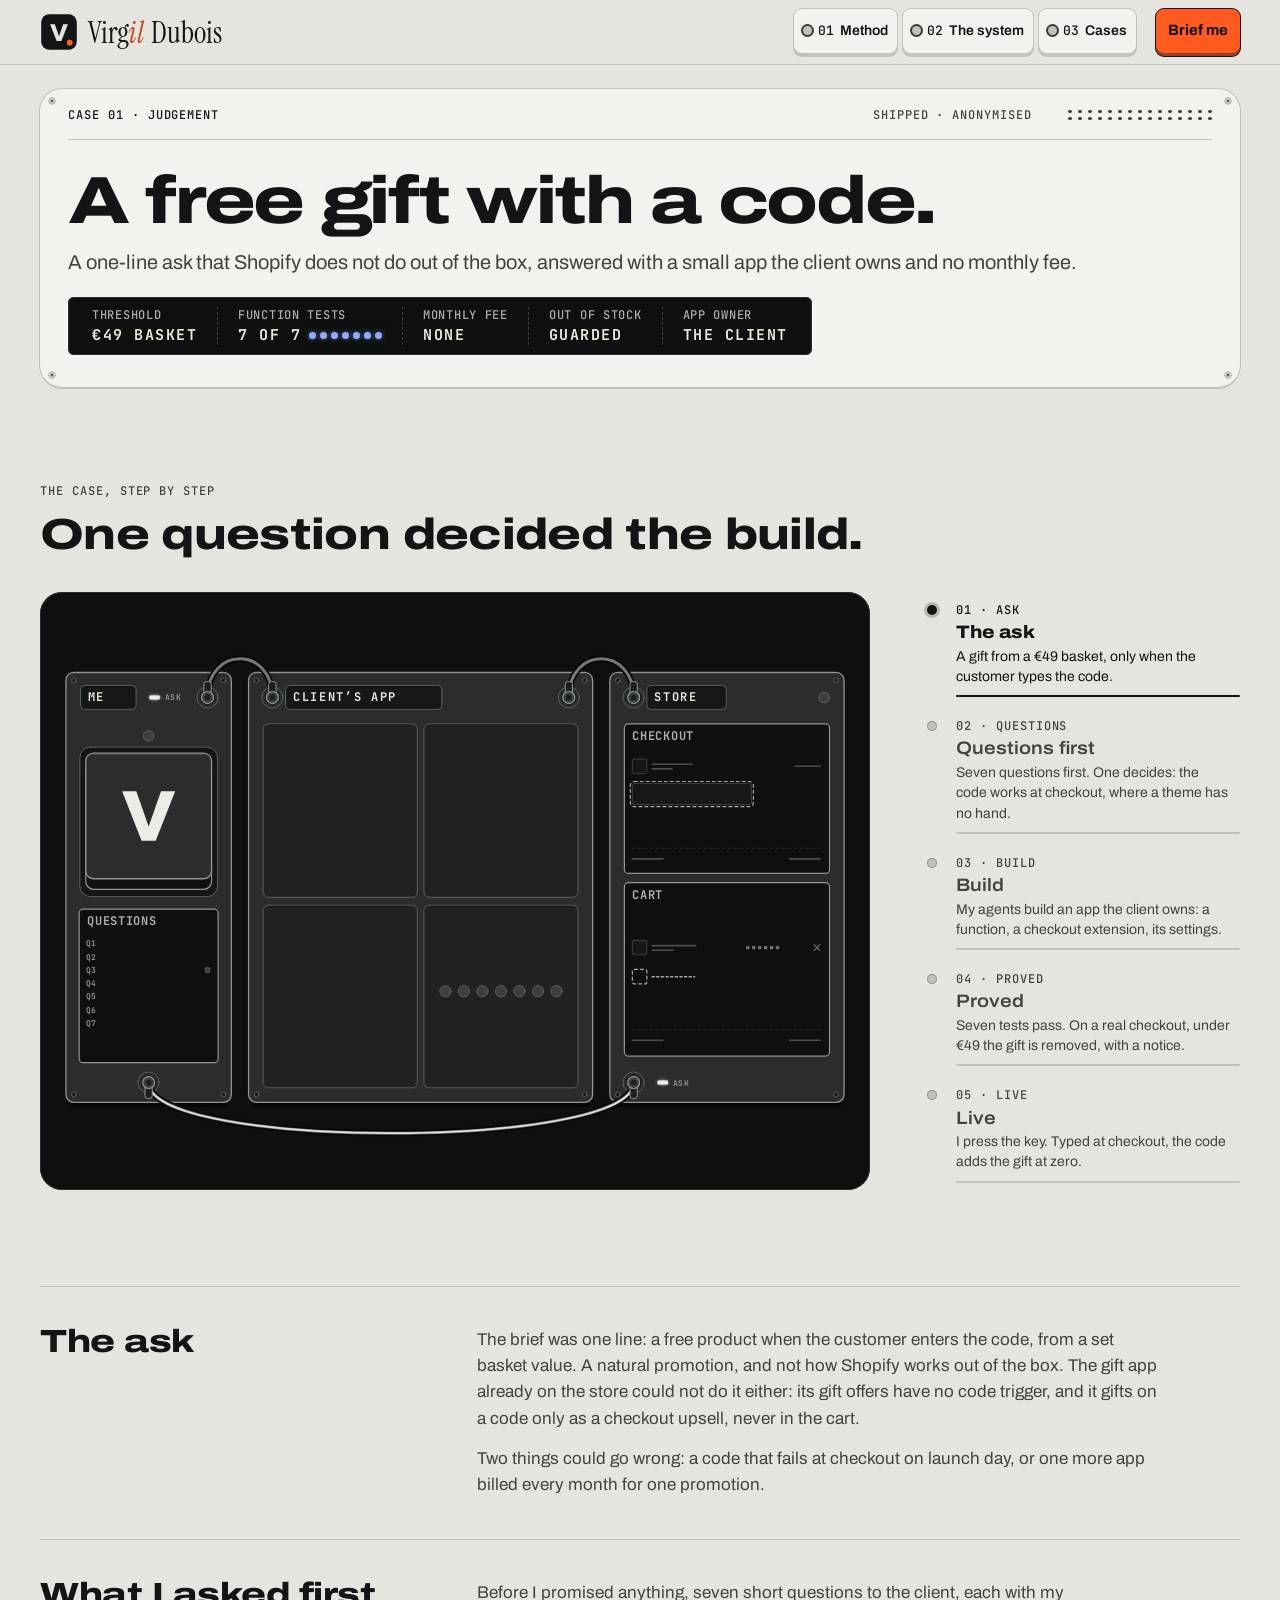
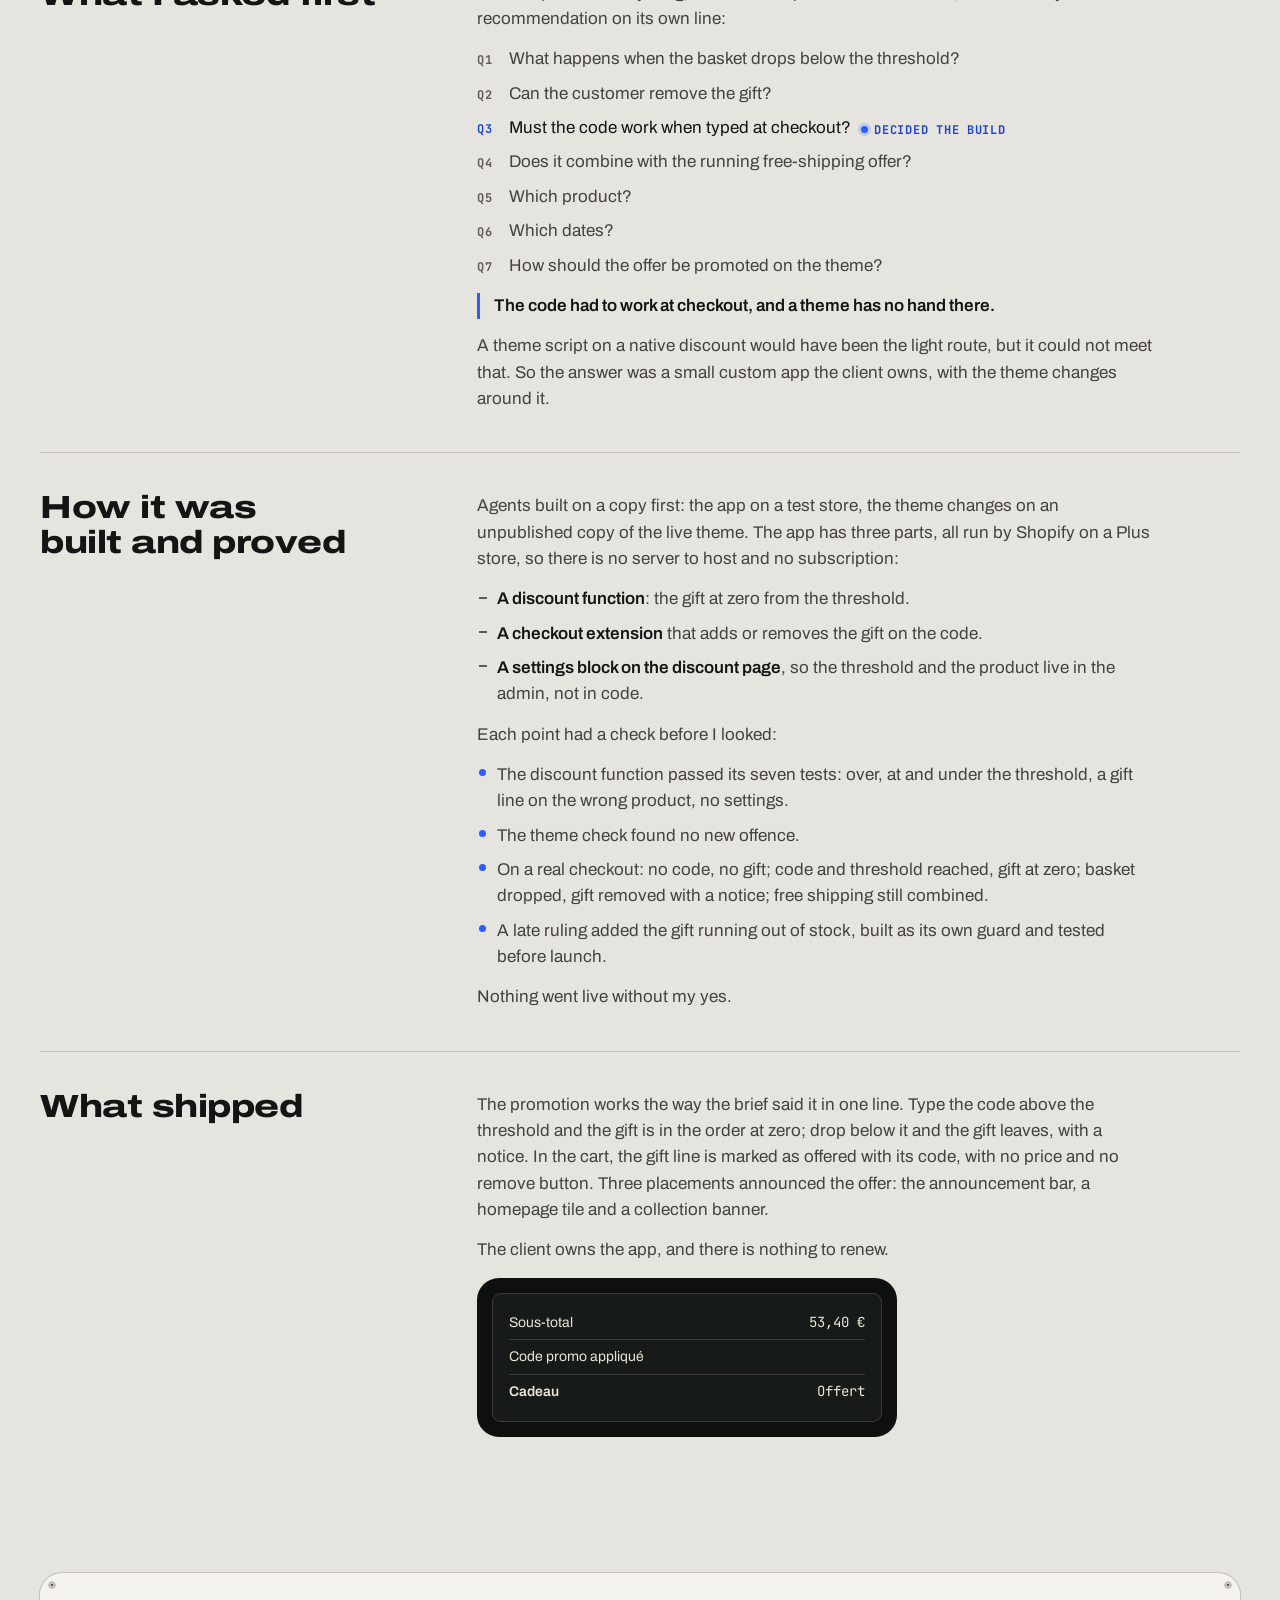
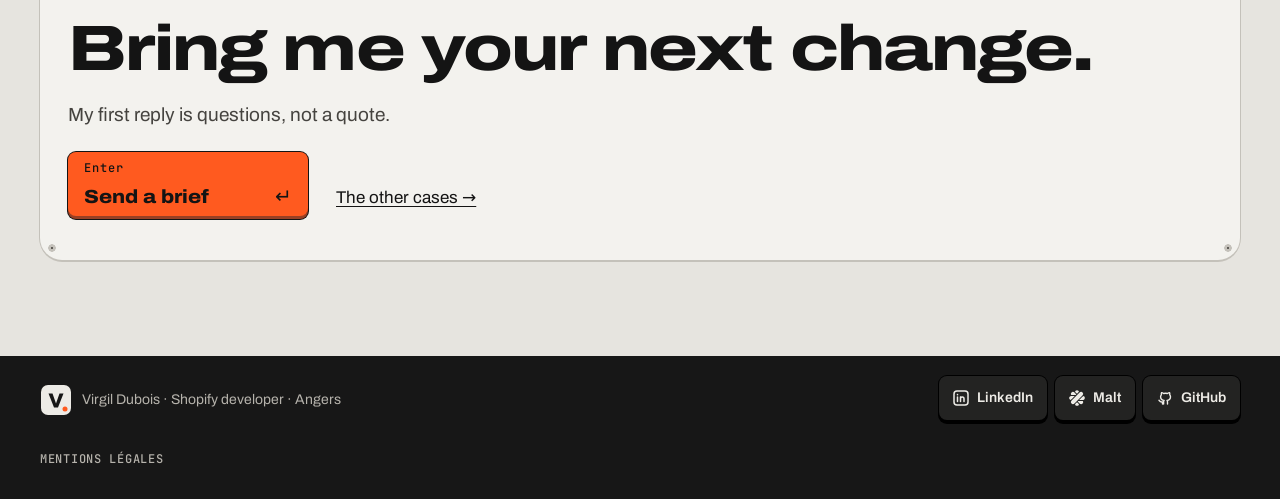
<file: cases/free-gift-code/index.html>
<!doctype html>
<html lang="en" data-iso="dark">
<head>
<meta charset="utf-8">
<meta name="viewport" content="width=device-width, initial-scale=1">
<title>A free gift with a code · Virgil Dubois</title>
<meta name="description" content="A one-line ask that Shopify does not do out of the box, answered with a small app the client owns and no monthly fee.">
<link rel="canonical" href="https://tropheecommerce.com/cases/free-gift-code/">
<meta property="og:type" content="article">
<meta property="og:url" content="https://tropheecommerce.com/cases/free-gift-code/">
<meta property="og:title" content="A free gift with a code · Virgil Dubois">
<meta property="og:description" content="A one-line ask that Shopify does not do out of the box, answered with a small app the client owns and no monthly fee.">
<meta property="og:site_name" content="Virgil Dubois">
<meta property="og:image" content="https://tropheecommerce.com/img/og.31b18bdde4.png">
<meta property="og:image:width" content="1200">
<meta property="og:image:height" content="630">
<meta property="og:image:alt" content="Virgil Dubois, Shopify developer: Your store, ahead of the change.">
<meta name="twitter:card" content="summary_large_image">
<link rel="icon" type="image/svg+xml" href="../../favicon.svg">
<link rel="apple-touch-icon" href="../../img/apple-touch-icon.e66518af97.png">
<link rel="manifest" href="../../site.webmanifest">
<link rel="preload" href="../../fonts/archivo-latin.e3a28eade2.woff2" as="font" type="font/woff2" crossorigin>
<link rel="stylesheet" href="../../fonts.css">
<link rel="stylesheet" href="../../base.css">
<link rel="stylesheet" href="../../site.css">
<link rel="stylesheet" href="../../illus.css">
<link rel="stylesheet" href="../../player.css">
<link rel="stylesheet" href="../../iso-legend.css">
<link rel="stylesheet" href="../../case.css">
<script type="application/ld+json">{"@context":"https://schema.org","@type":"CreativeWork","name":"A free gift with a code","headline":"A free gift with a code","description":"A one-line ask that Shopify does not do out of the box, answered with a small app the client owns and no monthly fee.","url":"https://tropheecommerce.com/cases/free-gift-code/","inLanguage":"en","about":"Shopify development","isPartOf":{"@type":"WebSite","url":"https://tropheecommerce.com/"},"author":{"@type":"Person","@id":"https://tropheecommerce.com/#person","name":"Virgil Dubois","url":"https://tropheecommerce.com/"}}</script>
</head>
<body>
<div class="site hy" data-scheme="shell">
<a class="skip" href="#main">Skip to content</a>
<header class="top" data-scheme="shell"><div class="wrap top-in">
<a class="brand" href="../../#top" aria-label="Virgil Dubois, top of page"><svg class="mk " style="width:38px;height:38px" viewBox="0 0 64 64" aria-hidden="true" focusable="false"><rect class="mk-c" x="2" y="2" width="60" height="60" rx="14"/><path class="mk-v" d="M17 19h8l7 20 7-20h8L36 47h-8z"/><circle class="mk-d" cx="50" cy="50" r="5"/></svg><span class="wm brand-wm" aria-hidden="true">Virg<span class="ti">il</span> <span class="wm-2">Dubois</span></span></a>
<nav class="navk" aria-label="Sections">
<a class="key nk" href="../../#how"><span class="led"></span><span class="nk-n">01</span><span class="nk-w">Method</span></a>
<a class="key nk" href="../../#guarantee"><span class="led"></span><span class="nk-n">02</span><span class="nk-w">The system</span></a>
<a class="key nk" href="../../#work"><span class="led"></span><span class="nk-n">03</span><span class="nk-w">Cases</span></a>
</nav>
<a class="key hk" data-variant="go" href="https://www.linkedin.com/in/virgil-dubois/"><span>Brief<span class="hk-x"> me</span></span></a>
</div></header>
<main id="main">
<!-- title: A free gift with a code -->
<!-- panel: case-gift-panel -->
<section class="cx-hero" aria-labelledby="h-cs"><div class="wrap"><div class="face cx-h" data-scheme="plate">
<div class="grille" aria-hidden="true"></div>
<p class="lbl face-k"><span>Case 01 · Judgement</span><span class="face-k2">Shipped · anonymised</span></p>
<h1 id="h-cs">A free gift with a code.</h1>
<p class="lede">A one-line ask that Shopify does not do out of the box, answered with a small app the client owns and no monthly fee.</p>
<dl class="cx-ro" data-scheme="screen" aria-label="Facts">
<div class="cx-f"><dt>Threshold</dt><dd>€49 basket</dd></div>
<div class="cx-f"><dt>Function tests</dt><dd>7 of 7 <span class="cx-leds" aria-hidden="true"><i></i><i></i><i></i><i></i><i></i><i></i><i></i></span></dd></div>
<div class="cx-f"><dt>Monthly fee</dt><dd>None</dd></div>
<div class="cx-f"><dt>Out of stock</dt><dd>Guarded</dd></div>
<div class="cx-f"><dt>App owner</dt><dd>The client</dd></div>
</dl>
</div></div></section>

<section class="cx-p" data-panel="gift" aria-labelledby="h-cp"><div class="wrap">
<div class="cx-hd"><p class="lbl">The case, step by step</p><h2 id="h-cp">One question decided the build.</h2></div>
<div class="mt-g">
<div class="mt-w" data-scheme="screen">
<p class="mt-sr">A front panel of three modules: me, the client’s app and the store, joined by patch cables. The store asks for a gift from a 49 euro basket, only on a typed code. I type seven questions; when the answers come back, the third lights blue: the code must work at checkout, where a theme cannot run. My agents draw in the app’s three parts: a discount function, a checkout extension and its settings. Seven tests pass. At the checkout the code is typed and the gift line appears; when the basket drops under 49 euros, the gift is removed and a notice shows in the cart. I press my V key, the store goes live, and the code adds the gift at zero, marked Offert in the cart, with no remove button.</p>
<figure class="lg-fig mp-fig mp-wide"><svg class="mp mp-gw" viewBox="0 0 1200 800" aria-hidden="true" focusable="false"><defs><radialGradient id="hg-ink-gw"><stop offset=".3" stop-color="#EDEBE6" stop-opacity=".5"/><stop offset=".62" stop-color="#EDEBE6" stop-opacity=".16"/><stop offset="1" stop-color="#EDEBE6" stop-opacity="0"/></radialGradient><radialGradient id="hg-sys-gw"><stop offset=".3" stop-color="#93A8FF" stop-opacity=".5"/><stop offset=".62" stop-color="#93A8FF" stop-opacity=".16"/><stop offset="1" stop-color="#93A8FF" stop-opacity="0"/></radialGradient><radialGradient id="hg-bad-gw"><stop offset=".3" stop-color="#FF6B5E" stop-opacity=".5"/><stop offset=".62" stop-color="#FF6B5E" stop-opacity=".16"/><stop offset="1" stop-color="#FF6B5E" stop-opacity="0"/></radialGradient><radialGradient id="hg-ok-gw"><stop offset=".3" stop-color="#4ADE80" stop-opacity=".5"/><stop offset=".62" stop-color="#4ADE80" stop-opacity=".16"/><stop offset="1" stop-color="#4ADE80" stop-opacity="0"/></radialGradient><radialGradient id="hg-go-gw"><stop offset=".3" stop-color="#FF5A1F" stop-opacity=".5"/><stop offset=".62" stop-color="#FF5A1F" stop-opacity=".16"/><stop offset="1" stop-color="#FF5A1F" stop-opacity="0"/></radialGradient></defs><rect class="mp-shd" x="12" y="77" width="250" height="650" rx="12"/><rect class="mp-face" x="12" y="70" width="250" height="650" rx="12"/><path class="mp-hi" d="M25 71.8H249"/><circle class="mp-scr" cx="24" cy="82" r="3.6"/><path class="mp-slot" d="M24.74 79.82L23.26 84.18"/><circle class="mp-scr" cx="250" cy="82" r="3.6"/><path class="mp-slot" d="M251.79 80.55L248.21 83.45"/><circle class="mp-scr" cx="24" cy="708" r="3.6"/><path class="mp-slot" d="M23.01 705.92L24.99 710.08"/><circle class="mp-scr" cx="250" cy="708" r="3.6"/><path class="mp-slot" d="M248.24 706.52L251.76 709.48"/><rect class="mp-plate" x="34" y="90" width="84" height="36" rx="6"/><path class="mp-sublo" d="M40 91.6H112"/><circle data-anchor="np-me" cx="45" cy="108" r="0"/><rect class="mp-off" x="138" y="105" width="16" height="6" rx="2"/><g data-k="mask" style="--dl:1.17s"><rect class="mp-halo" fill="url(#hg-ink-gw)" x="133" y="100" width="26" height="16" rx="6"/><rect class="mp-lens t-ink" x="138" y="105" width="16" height="6" rx="2"/></g><text class="mp-etx" x="161" y="112.5" font-size="12.04" text-anchor="start">ASK</text><circle class="mp-off" cx="137" cy="166" r="8"/><g class="mp-k mp-1s mp-vk" data-x="v"><rect class="mp-well" x="33" y="183" width="208" height="226" rx="16"/><rect class="mp-base" x="42" y="208" width="190" height="190" rx="12"/><g class="mp-cap" style="--kd:16px"><rect class="mp-top" x="42" y="192" width="190" height="190" rx="12"/><path class="mp-caphi" d="M54 194H220"/><path class="mp-vg" d="M96.92 249.59L118.3 249.59L137 303.03L155.7 249.59L177.08 249.59L147.69 324.41L126.31 324.41Z"/></g><g class="mp-vled"><circle class="mp-halo" fill="url(#hg-go-gw)" cx="137" cy="166" r="19.2"/><circle class="mp-lens t-go" cx="137" cy="166" r="8"/><circle class="mp-glint" cx="134.28" cy="163.28" r="2.4"/></g></g><rect class="mp-scrn" x="32" y="428" width="210" height="232" rx="6"/><circle data-anchor="tq" cx="44" cy="446" r="0"/><text class="mp-etx" x="42" y="484.2" font-size="12.04" text-anchor="start">Q1</text><g data-k="q" class="mp-msg" style="--dl:0.1s"><path class="mp-caret" d="M66 475L73 480L66 485Z"/><rect class="mp-word" x="86" y="477" width="30" height="6" rx="2" style="--w:0"/><rect class="mp-word" x="122" y="477" width="22" height="6" rx="2" style="--w:1"/><rect class="mp-word" x="150" y="477" width="40" height="6" rx="2" style="--w:2"/></g><text class="mp-etx" x="42" y="504.2" font-size="12.04" text-anchor="start">Q2</text><g data-k="q" class="mp-msg" style="--dl:0.36s"><path class="mp-caret" d="M66 495L73 500L66 505Z"/><rect class="mp-word" x="86" y="497" width="26" height="6" rx="2" style="--w:0"/><rect class="mp-word" x="118" y="497" width="44" height="6" rx="2" style="--w:1"/><rect class="mp-word" x="168" y="497" width="18" height="6" rx="2" style="--w:2"/></g><text class="mp-etx" x="42" y="524.2" font-size="12.04" text-anchor="start">Q3</text><g data-k="q" class="mp-msg" style="--dl:0.62s"><path class="mp-caret" d="M66 515L73 520L66 525Z"/><rect class="mp-word" x="86" y="517" width="22" height="6" rx="2" style="--w:0"/><rect class="mp-word" x="114" y="517" width="30" height="6" rx="2" style="--w:1"/><rect class="mp-word" x="150" y="517" width="26" height="6" rx="2" style="--w:2"/></g><text class="mp-etx" x="42" y="544.2" font-size="12.04" text-anchor="start">Q4</text><g data-k="q" class="mp-msg" style="--dl:0.88s"><path class="mp-caret" d="M66 535L73 540L66 545Z"/><rect class="mp-word" x="86" y="537" width="34" height="6" rx="2" style="--w:0"/><rect class="mp-word" x="126" y="537" width="18" height="6" rx="2" style="--w:1"/><rect class="mp-word" x="150" y="537" width="36" height="6" rx="2" style="--w:2"/></g><text class="mp-etx" x="42" y="564.2" font-size="12.04" text-anchor="start">Q5</text><g data-k="q" class="mp-msg" style="--dl:1.14s"><path class="mp-caret" d="M66 555L73 560L66 565Z"/><rect class="mp-word" x="86" y="557" width="20" height="6" rx="2" style="--w:0"/><rect class="mp-word" x="112" y="557" width="40" height="6" rx="2" style="--w:1"/><rect class="mp-word" x="158" y="557" width="24" height="6" rx="2" style="--w:2"/></g><text class="mp-etx" x="42" y="584.2" font-size="12.04" text-anchor="start">Q6</text><g data-k="q" class="mp-msg" style="--dl:1.4s"><path class="mp-caret" d="M66 575L73 580L66 585Z"/><rect class="mp-word" x="86" y="577" width="28" height="6" rx="2" style="--w:0"/><rect class="mp-word" x="120" y="577" width="26" height="6" rx="2" style="--w:1"/><rect class="mp-word" x="152" y="577" width="30" height="6" rx="2" style="--w:2"/></g><text class="mp-etx" x="42" y="604.2" font-size="12.04" text-anchor="start">Q7</text><g data-k="q" class="mp-msg" style="--dl:1.66s"><path class="mp-caret" d="M66 595L73 600L66 605Z"/><rect class="mp-word" x="86" y="597" width="24" height="6" rx="2" style="--w:0"/><rect class="mp-word" x="116" y="597" width="34" height="6" rx="2" style="--w:1"/></g><g data-k="q3" style="--dl:1.17s"><path class="cg-qw" d="M66 515L73 520L66 525Z"/><rect class="cg-qw" x="86" y="517" width="22" height="6" rx="2"/><rect class="cg-qw" x="114" y="517" width="30" height="6" rx="2"/><rect class="cg-qw" x="150" y="517" width="26" height="6" rx="2"/></g><rect class="mp-off" x="222.5" y="516.5" width="7" height="7" rx="1.5" style="width:7px;height:7px"/><g data-k="q3" style="--dl:1.17s"><rect class="mp-halo" fill="url(#hg-sys-gw)" x="217.5" y="511.5" width="17" height="17" rx="4" style="width:17px;height:17px"/><rect class="mp-lens t-sys" x="222.5" y="516.5" width="7" height="7" rx="1.5" style="width:7px;height:7px"/></g><circle data-anchor="qd" cx="44" cy="636" r="0"/><circle class="mp-jring" cx="226" cy="108" r="16"/><path class="mp-nut" d="M235.96 113.75L226 119.5L216.04 113.75L216.04 102.25L226 96.5L235.96 102.25Z"/><circle class="mp-hole" cx="226" cy="108" r="6.5"/><circle class="mp-jring" cx="137" cy="690" r="16"/><path class="mp-nut" d="M146.96 695.75L137 701.5L127.04 695.75L127.04 684.25L137 678.5L146.96 684.25Z"/><circle class="mp-hole" cx="137" cy="690" r="6.5"/><rect class="mp-shd" x="288" y="77" width="520" height="650" rx="12"/><rect class="mp-face" x="288" y="70" width="520" height="650" rx="12"/><path class="mp-hi" d="M301 71.8H795"/><circle class="mp-scr" cx="300" cy="82" r="3.6"/><path class="mp-slot" d="M298.71 80.1L301.29 83.9"/><circle class="mp-scr" cx="796" cy="82" r="3.6"/><path class="mp-slot" d="M797.24 80.06L794.76 83.94"/><circle class="mp-scr" cx="300" cy="708" r="3.6"/><path class="mp-slot" d="M298.57 706.2L301.43 709.8"/><circle class="mp-scr" cx="796" cy="708" r="3.6"/><path class="mp-slot" d="M795.15 705.86L796.85 710.14"/><rect class="mp-plate" x="344" y="90" width="236" height="36" rx="6"/><path class="mp-sublo" d="M350 91.6H574"/><circle data-anchor="np-app" cx="355" cy="108" r="0"/><rect class="mp-sub" x="310" y="148" width="233" height="262" rx="8"/><path class="mp-sublo" d="M318 149.6H535"/><circle data-anchor="tfn" cx="320" cy="164" r="0"/><g data-x="work" class="mp-build" style="--i:0"><rect class="cg-ln" x="324" y="271" width="164" height="42" rx="3" pathLength="100"/><path class="cg-ln" pathLength="100" d="M422 267V317"/><circle class="cg-ln" pathLength="100" cx="515" cy="292" r="13"/></g><g data-k="app" style="--dl:0s"><rect class="mp-seg" x="328" y="275" width="12" height="34" rx="1.5"/><rect class="mp-seg" x="344" y="275" width="12" height="34" rx="1.5"/><rect class="mp-seg" x="360" y="275" width="12" height="34" rx="1.5"/><rect class="mp-seg" x="376" y="275" width="12" height="34" rx="1.5"/><rect class="mp-seg" x="392" y="275" width="12" height="34" rx="1.5"/><rect class="mp-seg" x="408" y="275" width="12" height="34" rx="1.5"/><rect class="mp-seg" x="424" y="275" width="12" height="34" rx="1.5"/><rect class="mp-seg" x="440" y="275" width="12" height="34" rx="1.5"/><rect class="mp-seg" x="456" y="275" width="12" height="34" rx="1.5"/><rect class="mp-seg" x="472" y="275" width="12" height="34" rx="1.5"/><path class="cg-tk" d="M422 267V317"/><text class="mp-etx" x="422" y="329.6" font-size="10.92" text-anchor="middle">€49</text><circle class="mp-off" cx="515" cy="292" r="10"/></g><g data-k="blo" style="--dl:1.65s"><rect class="cg-sl" x="328" y="275" width="12" height="34" rx="1.5"/><rect class="cg-sl" x="344" y="275" width="12" height="34" rx="1.5"/><rect class="cg-sl" x="360" y="275" width="12" height="34" rx="1.5"/></g><g data-k="bhi" class="cg-od" style="--dl:1.65s;--odl:1.05s"><rect class="cg-sl" x="376" y="275" width="12" height="34" rx="1.5"/><rect class="cg-sl" x="392" y="275" width="12" height="34" rx="1.5"/><rect class="cg-sl" x="408" y="275" width="12" height="34" rx="1.5"/><rect class="cg-sl" x="424" y="275" width="12" height="34" rx="1.5"/></g><g data-k="fok" style="--dl:0.1s"><circle class="mp-halo" fill="url(#hg-ok-gw)" cx="515" cy="292" r="24"/><circle class="mp-lens t-ok" cx="515" cy="292" r="10"/><path class="mp-gl" d="M510 292.2L513.8 296L520 288"/></g><g data-k="fno" style="--dl:1.2s"><circle class="mp-halo" fill="url(#hg-bad-gw)" cx="515" cy="292" r="24"/><circle class="mp-lens t-bad" cx="515" cy="292" r="10"/><path class="mp-gl" d="M510.8 287.8L519.2 296.2M519.2 287.8L510.8 296.2"/></g><rect class="mp-sub" x="553" y="148" width="233" height="262" rx="8"/><path class="mp-sublo" d="M561 149.6H778"/><circle data-anchor="tex" cx="563" cy="164" r="0"/><g data-x="work" class="mp-build" style="--i:1"><rect class="cg-ln" x="584" y="266" width="70" height="64" rx="8" pathLength="100"/><circle class="cg-ln" pathLength="100" cx="619" cy="242" r="11"/><rect class="cg-ln" x="684" y="266" width="70" height="64" rx="8" pathLength="100"/><circle class="cg-ln" pathLength="100" cx="719" cy="242" r="11"/></g><g data-k="app" style="--dl:0s"><circle class="mp-off" cx="619" cy="242" r="9"/><circle class="mp-off" cx="719" cy="242" r="9"/><g class="mp-k mp-1s" data-x="add"><rect class="mp-well" x="578" y="260" width="82" height="86" rx="12"/><rect class="mp-base" x="584" y="276" width="70" height="64" rx="8"/><g class="mp-cap" style="--kd:10px"><rect class="mp-top" x="584" y="266" width="70" height="64" rx="8"/><path class="mp-caphi" d="M592 267.8H646"/><path class="mp-kg" d="M610 298H628M619 289V307"/></g></g><g class="mp-k mp-1s" data-x="rem"><rect class="mp-well" x="678" y="260" width="82" height="86" rx="12"/><rect class="mp-base" x="684" y="276" width="70" height="64" rx="8"/><g class="mp-cap" style="--kd:10px"><rect class="mp-top" x="684" y="266" width="70" height="64" rx="8"/><path class="mp-caphi" d="M692 267.8H746"/><path class="mp-kg" d="M710 298H728"/></g></g></g><g data-k="addL" style="--dl:0.15s"><circle class="mp-halo" fill="url(#hg-ok-gw)" cx="619" cy="242" r="21.6"/><circle class="mp-lens t-ok" cx="619" cy="242" r="9"/><path class="mp-gl" d="M614.5 242.18L617.92 245.6L623.5 238.4"/></g><g data-k="remL" style="--dl:0.15s"><circle class="mp-halo" fill="url(#hg-bad-gw)" cx="719" cy="242" r="21.6"/><circle class="mp-lens t-bad" cx="719" cy="242" r="9"/><path class="mp-gl" d="M715.22 238.22L722.78 245.78M722.78 238.22L715.22 245.78"/></g><rect class="mp-sub" x="310" y="422" width="233" height="276" rx="8"/><path class="mp-sublo" d="M318 423.6H535"/><circle data-anchor="tse" cx="320" cy="438" r="0"/><g data-x="work" class="mp-build" style="--i:2"><path class="cg-ln" d="M330 514H376" pathLength="100"/><rect class="cg-ln" x="330" y="524" width="193" height="38" rx="4" pathLength="100"/><path class="cg-ln" d="M330 594H388" pathLength="100"/><rect class="cg-ln" x="330" y="604" width="193" height="38" rx="4" pathLength="100"/></g><g data-k="app" style="--dl:0s"><path class="mp-pgl" d="M330 514H376"/><rect class="cg-fld" x="330" y="524" width="193" height="38" rx="4"/><text class="mp-etx" x="340" y="547.2" font-size="10.92" text-anchor="start">€49</text><path class="mp-pgl" d="M330 594H388"/><rect class="cg-fld" x="330" y="604" width="193" height="38" rx="4"/><rect class="cg-gt" x="336" y="608" width="30" height="30" rx="2"/><path class="mp-nl" d="M374 623H449.66"/></g><rect class="mp-sub" x="553" y="422" width="233" height="276" rx="8"/><path class="mp-sublo" d="M561 423.6H778"/><circle data-anchor="ttb" cx="563" cy="438" r="0"/><circle data-anchor="tst7" cx="669.5" cy="602" r="0"/><circle class="mp-off" cx="585.5" cy="552" r="8.5"/><g data-k="tst" class="mp-chk" style="--i:0"><circle class="mp-halo" fill="url(#hg-sys-gw)" cx="585.5" cy="552" r="20.4"/><circle class="mp-lens t-sys" cx="585.5" cy="552" r="8.5"/><circle class="mp-glint" cx="582.61" cy="549.11" r="2.55"/></g><circle class="mp-off" cx="613.5" cy="552" r="8.5"/><g data-k="tst" class="mp-chk" style="--i:1"><circle class="mp-halo" fill="url(#hg-sys-gw)" cx="613.5" cy="552" r="20.4"/><circle class="mp-lens t-sys" cx="613.5" cy="552" r="8.5"/><circle class="mp-glint" cx="610.61" cy="549.11" r="2.55"/></g><circle class="mp-off" cx="641.5" cy="552" r="8.5"/><g data-k="tst" class="mp-chk" style="--i:2"><circle class="mp-halo" fill="url(#hg-sys-gw)" cx="641.5" cy="552" r="20.4"/><circle class="mp-lens t-sys" cx="641.5" cy="552" r="8.5"/><circle class="mp-glint" cx="638.61" cy="549.11" r="2.55"/></g><circle class="mp-off" cx="669.5" cy="552" r="8.5"/><g data-k="tst" class="mp-chk" style="--i:3"><circle class="mp-halo" fill="url(#hg-sys-gw)" cx="669.5" cy="552" r="20.4"/><circle class="mp-lens t-sys" cx="669.5" cy="552" r="8.5"/><circle class="mp-glint" cx="666.61" cy="549.11" r="2.55"/></g><circle class="mp-off" cx="697.5" cy="552" r="8.5"/><g data-k="tst" class="mp-chk" style="--i:4"><circle class="mp-halo" fill="url(#hg-sys-gw)" cx="697.5" cy="552" r="20.4"/><circle class="mp-lens t-sys" cx="697.5" cy="552" r="8.5"/><circle class="mp-glint" cx="694.61" cy="549.11" r="2.55"/></g><circle class="mp-off" cx="725.5" cy="552" r="8.5"/><g data-k="tst" class="mp-chk" style="--i:5"><circle class="mp-halo" fill="url(#hg-sys-gw)" cx="725.5" cy="552" r="20.4"/><circle class="mp-lens t-sys" cx="725.5" cy="552" r="8.5"/><circle class="mp-glint" cx="722.61" cy="549.11" r="2.55"/></g><circle class="mp-off" cx="753.5" cy="552" r="8.5"/><g data-k="tst" class="mp-chk" style="--i:6"><circle class="mp-halo" fill="url(#hg-sys-gw)" cx="753.5" cy="552" r="20.4"/><circle class="mp-lens t-sys" cx="753.5" cy="552" r="8.5"/><circle class="mp-glint" cx="750.61" cy="549.11" r="2.55"/></g><circle class="mp-jring" cx="324" cy="108" r="16"/><path class="mp-nut" d="M333.96 113.75L324 119.5L314.04 113.75L314.04 102.25L324 96.5L333.96 102.25Z"/><circle class="mp-hole" cx="324" cy="108" r="6.5"/><circle class="mp-jring" cx="772" cy="108" r="16"/><path class="mp-nut" d="M781.96 113.75L772 119.5L762.04 113.75L762.04 102.25L772 96.5L781.96 102.25Z"/><circle class="mp-hole" cx="772" cy="108" r="6.5"/><rect class="mp-shd" x="834" y="77" width="354" height="650" rx="12"/><rect class="mp-face" x="834" y="70" width="354" height="650" rx="12"/><path class="mp-hi" d="M847 71.8H1175"/><circle class="mp-scr" cx="846" cy="82" r="3.6"/><path class="mp-slot" d="M847.42 80.19L844.58 83.81"/><circle class="mp-scr" cx="1176" cy="82" r="3.6"/><path class="mp-slot" d="M1175.2 79.84L1176.8 84.16"/><circle class="mp-scr" cx="846" cy="708" r="3.6"/><path class="mp-slot" d="M846.59 705.78L845.41 710.22"/><circle class="mp-scr" cx="1176" cy="708" r="3.6"/><path class="mp-slot" d="M1177.57 706.32L1174.43 709.68"/><rect class="mp-plate" x="890" y="90" width="120" height="36" rx="6"/><path class="mp-sublo" d="M896 91.6H1004"/><circle data-anchor="np-store" cx="901" cy="108" r="0"/><rect class="mp-off" x="906" y="687" width="16" height="6" rx="2"/><g data-k="req"><rect class="mp-halo" fill="url(#hg-ink-gw)" x="901" y="682" width="26" height="16" rx="6"/><rect class="mp-lens t-ink" x="906" y="687" width="16" height="6" rx="2"/></g><text class="mp-etx" x="929" y="694.5" font-size="12.04" text-anchor="start">ASK</text><circle class="mp-off" cx="1158" cy="108" r="8"/><g data-k="live" style="--dl:0.9s"><circle class="mp-halo" fill="url(#hg-ink-gw)" cx="1158" cy="108" r="19.2"/><circle class="mp-lens t-ink" cx="1158" cy="108" r="8"/><circle class="mp-glint" cx="1155.28" cy="105.28" r="2.4"/></g><circle data-anchor="live" cx="1147" cy="108" r="0"/><rect class="mp-scrn" x="856" y="148" width="310" height="226" rx="6"/><circle data-anchor="tco" cx="868" cy="166" r="0"/><rect class="mp-pgc" x="868" y="201" width="22" height="22" rx="3"/><path class="mp-pgl" d="M898 209H958"/><path class="mp-pgl" d="M898 216H928"/><path class="mp-pgl" d="M1114 212H1152"/><rect class="cg-fld" x="868" y="238" width="180" height="32" rx="4"/><g data-k="ask" style="--dl:0.1s"><rect class="cg-gh" x="865" y="235" width="186" height="38" rx="6"/></g><g data-k="q3f" style="--dl:1.17s"><rect class="cg-hl" x="865" y="235" width="186" height="38" rx="6"/></g><g data-k="code" class="mp-msg" style="--dl:0s"><rect class="mp-word" x="878" y="249" width="8" height="10" rx="1.5" style="--w:0"/><rect class="mp-word" x="889" y="249" width="8" height="10" rx="1.5" style="--w:1"/><rect class="mp-word" x="900" y="249" width="8" height="10" rx="1.5" style="--w:2"/><rect class="mp-word" x="911" y="249" width="8" height="10" rx="1.5" style="--w:3"/><rect class="mp-word" x="922" y="249" width="8" height="10" rx="1.5" style="--w:4"/><rect class="mp-word" x="933" y="249" width="8" height="10" rx="1.5" style="--w:5"/></g><g data-k="gco" style="--dl:1.2s"><rect class="cg-gt" x="868" y="291" width="22" height="22" rx="3"/><path class="mp-nl" d="M898 299H974"/><path class="mp-nl" d="M898 306H934"/><path class="mp-nl" d="M1126 302H1152"/></g><circle data-anchor="thx" cx="868" cy="302" r="0"/><path class="mp-rule" d="M868 336H1154"/><path class="mp-pgl" d="M868 352H914"/><path class="mp-pgl" d="M1106 352H1152"/><rect class="mp-scrn" x="856" y="388" width="310" height="262" rx="6"/><circle data-anchor="tca" cx="868" cy="406" r="0"/><g data-k="note" style="--dl:0.1s"><rect class="cg-nt" x="868" y="426" width="286" height="30" rx="4"/></g><circle data-anchor="nt" cx="878" cy="441" r="0"/><rect class="mp-pgc" x="868" y="475" width="22" height="22" rx="3"/><path class="mp-pgl" d="M898 483H964"/><path class="mp-pgl" d="M898 490H930"/><rect class="cg-q" x="1040" y="483.5" width="5" height="5" rx="1"/><rect class="cg-q" x="1049" y="483.5" width="5" height="5" rx="1"/><rect class="cg-q" x="1058" y="483.5" width="5" height="5" rx="1"/><g data-k="full" style="--dl:0s"><rect class="cg-q" x="1067" y="483.5" width="5" height="5" rx="1"/><rect class="cg-q" x="1076" y="483.5" width="5" height="5" rx="1"/><rect class="cg-q" x="1085" y="483.5" width="5" height="5" rx="1"/></g><path class="cg-rx" d="M1142.5 481.5L1151.5 490.5M1151.5 481.5L1142.5 490.5"/><g data-k="ask" style="--dl:0.1s"><rect class="cg-gh" x="868" y="519" width="22" height="22" rx="3"/><path class="cg-ghl" d="M898 530H962"/></g><g data-k="gca" style="--dl:1.45s"><rect class="cg-gt" x="868" y="519" width="22" height="22" rx="3"/><path class="mp-nl" d="M898 527H948"/><path class="mp-nl" d="M898 534H922"/><path class="cg-tag" d="M958 530L964 525H978V535H964Z"/></g><circle data-anchor="off" cx="1152" cy="530" r="0"/><path class="mp-rule" d="M868 610H1154"/><path class="mp-pgl" d="M868 626H914"/><path class="mp-pgl" d="M1106 626H1152"/><circle class="mp-jring" cx="870" cy="108" r="16"/><path class="mp-nut" d="M879.96 113.75L870 119.5L860.04 113.75L860.04 102.25L870 96.5L879.96 102.25Z"/><circle class="mp-hole" cx="870" cy="108" r="6.5"/><circle class="mp-jring" cx="870" cy="690" r="16"/><path class="mp-nut" d="M879.96 695.75L870 701.5L860.04 695.75L860.04 684.25L870 678.5L879.96 684.25Z"/><circle class="mp-hole" cx="870" cy="690" r="6.5"/><path class="mp-cordo" d="M870 690C870 792 137 792 137 690"/><path class="mp-cord" d="M870 690C870 792 137 792 137 690"/><path class="mp-cordo" d="M226 108C226 30 324 30 324 108"/><path class="mp-cord" d="M226 108C226 30 324 30 324 108"/><path class="mp-cordo" d="M772 108C772 30 870 30 870 108"/><path class="mp-cord" d="M772 108C772 30 870 30 870 108"/><path class="mp-glow t-ink" data-x="pA" d="M870 690C870 792 137 792 137 690" style="--len:776;--pd:1.02s;--pdl:0.15s"/><path class="mp-pz mp-pz3 t-ink" data-x="pA" d="M870 690C870 792 137 792 137 690" style="--len:776;--pd:1.02s;--pdl:0.15s;--L:46"/><path class="mp-pz mp-pz2 t-ink" data-x="pA" d="M870 690C870 792 137 792 137 690" style="--len:776;--pd:1.02s;--pdl:0.15s;--L:16"/><path class="mp-pz mp-pz1" data-x="pA" d="M870 690C870 792 137 792 137 690" style="--len:776;--pd:1.02s;--pdl:0.15s;--L:.5"/><path class="mp-glow t-ink" data-x="pAa" d="M870 690C870 792 137 792 137 690" style="--len:776;--pd:1.02s;--pdl:0.1s"/><path class="mp-pz mp-pz3 t-ink" data-x="pAa" d="M870 690C870 792 137 792 137 690" style="--len:776;--pd:1.02s;--pdl:0.1s;--L:46"/><path class="mp-pz mp-pz2 t-ink" data-x="pAa" d="M870 690C870 792 137 792 137 690" style="--len:776;--pd:1.02s;--pdl:0.1s;--L:16"/><path class="mp-pz mp-pz1" data-x="pAa" d="M870 690C870 792 137 792 137 690" style="--len:776;--pd:1.02s;--pdl:0.1s;--L:.5"/><path class="mp-glow t-ink" data-x="pAq" d="M137 690C137 792 870 792 870 690" style="--len:776;--pd:1.02s;--pdl:0.1s"/><path class="mp-pz mp-pz3 t-ink" data-x="pAq" d="M137 690C137 792 870 792 870 690" style="--len:776;--pd:1.02s;--pdl:0.1s;--L:46"/><path class="mp-pz mp-pz2 t-ink" data-x="pAq" d="M137 690C137 792 870 792 870 690" style="--len:776;--pd:1.02s;--pdl:0.1s;--L:16"/><path class="mp-pz mp-pz1" data-x="pAq" d="M137 690C137 792 870 792 870 690" style="--len:776;--pd:1.02s;--pdl:0.1s;--L:.5"/><path class="mp-glow t-ink" data-x="pB" d="M226 108C226 30 324 30 324 108" style="--len:170.75;--pd:0.7s;--pdl:0.1s"/><path class="mp-pz mp-pz3 t-ink" data-x="pB" d="M226 108C226 30 324 30 324 108" style="--len:170.75;--pd:0.7s;--pdl:0.1s;--L:46"/><path class="mp-pz mp-pz2 t-ink" data-x="pB" d="M226 108C226 30 324 30 324 108" style="--len:170.75;--pd:0.7s;--pdl:0.1s;--L:16"/><path class="mp-pz mp-pz1" data-x="pB" d="M226 108C226 30 324 30 324 108" style="--len:170.75;--pd:0.7s;--pdl:0.1s;--L:.5"/><path class="mp-glow t-ink" data-x="pC" d="M772 108C772 30 870 30 870 108" style="--len:170.75;--pd:0.7s;--pdl:0.45s"/><path class="mp-pz mp-pz3 t-ink" data-x="pC" d="M772 108C772 30 870 30 870 108" style="--len:170.75;--pd:0.7s;--pdl:0.45s;--L:46"/><path class="mp-pz mp-pz2 t-ink" data-x="pC" d="M772 108C772 30 870 30 870 108" style="--len:170.75;--pd:0.7s;--pdl:0.45s;--L:16"/><path class="mp-pz mp-pz1" data-x="pC" d="M772 108C772 30 870 30 870 108" style="--len:170.75;--pd:0.7s;--pdl:0.45s;--L:.5"/><path class="mp-glow t-bad" data-x="pCx" d="M772 108C772 30 870 30 870 108" style="--len:170.75;--pd:0.7s;--pdl:0.35s"/><path class="mp-pz mp-pz3 t-bad" data-x="pCx" d="M772 108C772 30 870 30 870 108" style="--len:170.75;--pd:0.7s;--pdl:0.35s;--L:46"/><path class="mp-pz mp-pz2 t-bad" data-x="pCx" d="M772 108C772 30 870 30 870 108" style="--len:170.75;--pd:0.7s;--pdl:0.35s;--L:16"/><path class="mp-pz mp-pz1" data-x="pCx" d="M772 108C772 30 870 30 870 108" style="--len:170.75;--pd:0.7s;--pdl:0.35s;--L:.5"/><path class="mp-glow t-ink" data-x="pCl" d="M772 108C772 30 870 30 870 108" style="--len:170.75;--pd:0.7s;--pdl:0.1s"/><path class="mp-pz mp-pz3 t-ink" data-x="pCl" d="M772 108C772 30 870 30 870 108" style="--len:170.75;--pd:0.7s;--pdl:0.1s;--L:46"/><path class="mp-pz mp-pz2 t-ink" data-x="pCl" d="M772 108C772 30 870 30 870 108" style="--len:170.75;--pd:0.7s;--pdl:0.1s;--L:16"/><path class="mp-pz mp-pz1" data-x="pCl" d="M772 108C772 30 870 30 870 108" style="--len:170.75;--pd:0.7s;--pdl:0.1s;--L:.5"/><path class="mp-glow t-ink" data-x="pCq" d="M870 108C870 30 772 30 772 108" style="--len:170.75;--pd:0.7s;--pdl:0.9s"/><path class="mp-pz mp-pz3 t-ink" data-x="pCq" d="M870 108C870 30 772 30 772 108" style="--len:170.75;--pd:0.7s;--pdl:0.9s;--L:46"/><path class="mp-pz mp-pz2 t-ink" data-x="pCq" d="M870 108C870 30 772 30 772 108" style="--len:170.75;--pd:0.7s;--pdl:0.9s;--L:16"/><path class="mp-pz mp-pz1" data-x="pCq" d="M870 108C870 30 772 30 772 108" style="--len:170.75;--pd:0.7s;--pdl:0.9s;--L:.5"/><path class="mp-glow t-ink" data-x="pCd" d="M870 108C870 30 772 30 772 108" style="--len:170.75;--pd:0.7s;--pdl:0.3s"/><path class="mp-pz mp-pz3 t-ink" data-x="pCd" d="M870 108C870 30 772 30 772 108" style="--len:170.75;--pd:0.7s;--pdl:0.3s;--L:46"/><path class="mp-pz mp-pz2 t-ink" data-x="pCd" d="M870 108C870 30 772 30 772 108" style="--len:170.75;--pd:0.7s;--pdl:0.3s;--L:16"/><path class="mp-pz mp-pz1" data-x="pCd" d="M870 108C870 30 772 30 772 108" style="--len:170.75;--pd:0.7s;--pdl:0.3s;--L:.5"/><g transform="translate(870 690) rotate(0)"><rect class="mp-boot" x="-5.5" y="3" width="11" height="21" rx="4"/><circle class="mp-plug" r="9"/><circle class="mp-plugin" r="4.4"/></g><g transform="translate(137 690) rotate(0)"><rect class="mp-boot" x="-5.5" y="3" width="11" height="21" rx="4"/><circle class="mp-plug" r="9"/><circle class="mp-plugin" r="4.4"/></g><g transform="translate(226 108) rotate(-180)"><rect class="mp-boot" x="-5.5" y="3" width="11" height="21" rx="4"/><circle class="mp-plug" r="9"/><circle class="mp-plugin" r="4.4"/></g><g transform="translate(324 108) rotate(-180)"><rect class="mp-boot" x="-5.5" y="3" width="11" height="21" rx="4"/><circle class="mp-plug" r="9"/><circle class="mp-plugin" r="4.4"/></g><g transform="translate(772 108) rotate(-180)"><rect class="mp-boot" x="-5.5" y="3" width="11" height="21" rx="4"/><circle class="mp-plug" r="9"/><circle class="mp-plugin" r="4.4"/></g><g transform="translate(870 108) rotate(-180)"><rect class="mp-boot" x="-5.5" y="3" width="11" height="21" rx="4"/><circle class="mp-plug" r="9"/><circle class="mp-plugin" r="4.4"/></g><circle class="mp-flash t-ink" data-x="pA" cx="870" cy="690" r="15" style="--fd:0.15s"/><circle class="mp-flash t-ink" data-x="pA" cx="137" cy="690" r="15" style="--fd:1.09s"/><circle class="mp-flash t-ink" data-x="pAa" cx="870" cy="690" r="15" style="--fd:0.1s"/><circle class="mp-flash t-ink" data-x="pAa" cx="137" cy="690" r="15" style="--fd:1.04s"/><circle class="mp-flash t-ink" data-x="pAq" cx="137" cy="690" r="15" style="--fd:0.1s"/><circle class="mp-flash t-ink" data-x="pAq" cx="870" cy="690" r="15" style="--fd:1.04s"/><circle class="mp-flash t-ink" data-x="pB" cx="226" cy="108" r="15" style="--fd:0.1s"/><circle class="mp-flash t-ink" data-x="pB" cx="324" cy="108" r="15" style="--fd:0.74s"/><circle class="mp-flash t-ink" data-x="pC" cx="772" cy="108" r="15" style="--fd:0.45s"/><circle class="mp-flash t-ink" data-x="pC" cx="870" cy="108" r="15" style="--fd:1.09s"/><circle class="mp-flash t-bad" data-x="pCx" cx="772" cy="108" r="15" style="--fd:0.35s"/><circle class="mp-flash t-bad" data-x="pCx" cx="870" cy="108" r="15" style="--fd:0.99s"/><circle class="mp-flash t-ink" data-x="pCl" cx="772" cy="108" r="15" style="--fd:0.1s"/><circle class="mp-flash t-ink" data-x="pCl" cx="870" cy="108" r="15" style="--fd:0.74s"/><circle class="mp-flash t-ink" data-x="pCq" cx="870" cy="108" r="15" style="--fd:0.9s"/><circle class="mp-flash t-ink" data-x="pCq" cx="772" cy="108" r="15" style="--fd:1.54s"/><circle class="mp-flash t-ink" data-x="pCd" cx="870" cy="108" r="15" style="--fd:0.3s"/><circle class="mp-flash t-ink" data-x="pCd" cx="772" cy="108" r="15" style="--fd:0.94s"/></svg><span class="lg np" data-at="np-me" data-side="e">ME</span><span class="lg np" data-at="np-app" data-side="e">CLIENT’S APP</span><span class="lg np" data-at="np-store" data-side="e">STORE</span><span class="lg mp-cpy" data-at="tq">QUESTIONS</span><span class="lg mp-cpy" data-at="tco">CHECKOUT</span><span class="lg mp-cpy" data-at="tca">CART</span><span class="lg mp-cpy" data-k="bays" data-at="tfn">FUNCTION</span><span class="lg mp-cpy" data-k="bays" data-at="tex">EXTENSION</span><span class="lg mp-cpy" data-k="bays" data-at="tse">SETTINGS</span><span class="lg mp-cpy" data-k="bays" data-at="ttb">TESTS</span><span class="lg mp-st cg-l" data-k="Lq3" data-at="qd" data-tone="sys" style="--dl:1.27s">DECIDES IT</span><span class="lg mp-st cg-l" data-k="thx" data-at="thx" data-tone="bad" style="--dl:0.2s">THEME ✗</span><span class="lg mp-st cg-c" data-k="Ltst" data-at="tst7" data-tone="sys" style="--dl:1.35s">7/7 PASS</span><span class="lg mp-st cg-r" data-k="Loff" data-at="off" style="--dl:1.45s">OFFERT</span><span class="lg mp-st cg-l" data-k="Lnote" data-at="nt" data-tone="bad" style="--dl:0.25s">GIFT REMOVED ✗</span><span class="lg" data-k="live" data-at="live" data-side="w" style="--lead:6px;--dx:0px;--dl:0.9999999999999999s">LIVE</span></figure><figure class="lg-fig mp-fig mp-tall"><svg class="mp mp-gt" viewBox="0 0 600 796" aria-hidden="true" focusable="false"><defs><radialGradient id="hg-ink-gt"><stop offset=".3" stop-color="#EDEBE6" stop-opacity=".5"/><stop offset=".62" stop-color="#EDEBE6" stop-opacity=".16"/><stop offset="1" stop-color="#EDEBE6" stop-opacity="0"/></radialGradient><radialGradient id="hg-sys-gt"><stop offset=".3" stop-color="#93A8FF" stop-opacity=".5"/><stop offset=".62" stop-color="#93A8FF" stop-opacity=".16"/><stop offset="1" stop-color="#93A8FF" stop-opacity="0"/></radialGradient><radialGradient id="hg-bad-gt"><stop offset=".3" stop-color="#FF6B5E" stop-opacity=".5"/><stop offset=".62" stop-color="#FF6B5E" stop-opacity=".16"/><stop offset="1" stop-color="#FF6B5E" stop-opacity="0"/></radialGradient><radialGradient id="hg-ok-gt"><stop offset=".3" stop-color="#4ADE80" stop-opacity=".5"/><stop offset=".62" stop-color="#4ADE80" stop-opacity=".16"/><stop offset="1" stop-color="#4ADE80" stop-opacity="0"/></radialGradient><radialGradient id="hg-go-gt"><stop offset=".3" stop-color="#FF5A1F" stop-opacity=".5"/><stop offset=".62" stop-color="#FF5A1F" stop-opacity=".16"/><stop offset="1" stop-color="#FF5A1F" stop-opacity="0"/></radialGradient></defs><rect class="mp-shd" x="12" y="19" width="214" height="408" rx="12"/><rect class="mp-face" x="12" y="12" width="214" height="408" rx="12"/><path class="mp-hi" d="M25 13.8H213"/><circle class="mp-scr" cx="24" cy="24" r="3.6"/><path class="mp-slot" d="M24.74 21.82L23.26 26.18"/><circle class="mp-scr" cx="214" cy="24" r="3.6"/><path class="mp-slot" d="M215.79 22.55L212.21 25.45"/><circle class="mp-scr" cx="24" cy="408" r="3.6"/><path class="mp-slot" d="M23.01 405.92L24.99 410.08"/><circle class="mp-scr" cx="214" cy="408" r="3.6"/><path class="mp-slot" d="M212.24 406.52L215.76 409.48"/><rect class="mp-plate" x="28" y="28" width="64" height="34" rx="6"/><path class="mp-sublo" d="M34 29.6H86"/><circle data-anchor="np-me" cx="39" cy="45" r="0"/><rect class="mp-off" x="120" y="42" width="16" height="6" rx="2"/><g data-k="mask" style="--dl:0.85s"><rect class="mp-halo" fill="url(#hg-ink-gt)" x="115" y="37" width="26" height="16" rx="6"/><rect class="mp-lens t-ink" x="120" y="42" width="16" height="6" rx="2"/></g><circle class="mp-off" cx="119" cy="84" r="8"/><g class="mp-k mp-1s mp-vk" data-x="v"><rect class="mp-well" x="55" y="95" width="128" height="140" rx="16"/><rect class="mp-base" x="64" y="114" width="110" height="110" rx="12"/><g class="mp-cap" style="--kd:10px"><rect class="mp-top" x="64" y="104" width="110" height="110" rx="12"/><path class="mp-caphi" d="M76 106H162"/><path class="mp-vg" d="M95.8 137.34L108.17 137.34L119 168.28L129.83 137.34L142.2 137.34L125.19 180.66L112.81 180.66Z"/></g><g class="mp-vled"><circle class="mp-halo" fill="url(#hg-go-gt)" cx="119" cy="84" r="19.2"/><circle class="mp-lens t-go" cx="119" cy="84" r="8"/><circle class="mp-glint" cx="116.28" cy="81.28" r="2.4"/></g></g><rect class="mp-scrn" x="28" y="250" width="182" height="104" rx="6"/><g data-k="q" class="mp-msg" style="--dl:0.1s"><path class="mp-caret" d="M38 261L45 266L38 271Z"/><rect class="mp-word" x="58" y="263" width="26" height="6" rx="2" style="--w:0"/><rect class="mp-word" x="90" y="263" width="20" height="6" rx="2" style="--w:1"/><rect class="mp-word" x="116" y="263" width="36" height="6" rx="2" style="--w:2"/></g><g data-k="q" class="mp-msg" style="--dl:0.36s"><path class="mp-caret" d="M38 273L45 278L38 283Z"/><rect class="mp-word" x="58" y="275" width="24" height="6" rx="2" style="--w:0"/><rect class="mp-word" x="88" y="275" width="38" height="6" rx="2" style="--w:1"/><rect class="mp-word" x="132" y="275" width="16" height="6" rx="2" style="--w:2"/></g><g data-k="q" class="mp-msg" style="--dl:0.62s"><path class="mp-caret" d="M38 285L45 290L38 295Z"/><rect class="mp-word" x="58" y="287" width="20" height="6" rx="2" style="--w:0"/><rect class="mp-word" x="84" y="287" width="28" height="6" rx="2" style="--w:1"/><rect class="mp-word" x="118" y="287" width="22" height="6" rx="2" style="--w:2"/></g><g data-k="q" class="mp-msg" style="--dl:0.88s"><path class="mp-caret" d="M38 297L45 302L38 307Z"/><rect class="mp-word" x="58" y="299" width="30" height="6" rx="2" style="--w:0"/><rect class="mp-word" x="94" y="299" width="16" height="6" rx="2" style="--w:1"/><rect class="mp-word" x="116" y="299" width="32" height="6" rx="2" style="--w:2"/></g><g data-k="q" class="mp-msg" style="--dl:1.14s"><path class="mp-caret" d="M38 309L45 314L38 319Z"/><rect class="mp-word" x="58" y="311" width="18" height="6" rx="2" style="--w:0"/><rect class="mp-word" x="82" y="311" width="36" height="6" rx="2" style="--w:1"/><rect class="mp-word" x="124" y="311" width="22" height="6" rx="2" style="--w:2"/></g><g data-k="q" class="mp-msg" style="--dl:1.4s"><path class="mp-caret" d="M38 321L45 326L38 331Z"/><rect class="mp-word" x="58" y="323" width="26" height="6" rx="2" style="--w:0"/><rect class="mp-word" x="90" y="323" width="22" height="6" rx="2" style="--w:1"/><rect class="mp-word" x="118" y="323" width="28" height="6" rx="2" style="--w:2"/></g><g data-k="q" class="mp-msg" style="--dl:1.66s"><path class="mp-caret" d="M38 333L45 338L38 343Z"/><rect class="mp-word" x="58" y="335" width="22" height="6" rx="2" style="--w:0"/><rect class="mp-word" x="86" y="335" width="30" height="6" rx="2" style="--w:1"/></g><g data-k="q3" style="--dl:0.85s"><path class="cg-qw" d="M38 285L45 290L38 295Z"/><rect class="cg-qw" x="58" y="287" width="20" height="6" rx="2"/><rect class="cg-qw" x="84" y="287" width="28" height="6" rx="2"/><rect class="cg-qw" x="118" y="287" width="22" height="6" rx="2"/></g><rect class="mp-off" x="192.5" y="286.5" width="7" height="7" rx="1.5" style="width:7px;height:7px"/><g data-k="q3" style="--dl:0.85s"><rect class="mp-halo" fill="url(#hg-sys-gt)" x="187.5" y="281.5" width="17" height="17" rx="4" style="width:17px;height:17px"/><rect class="mp-lens t-sys" x="192.5" y="286.5" width="7" height="7" rx="1.5" style="width:7px;height:7px"/></g><circle class="mp-jring" cx="44" cy="390" r="16"/><path class="mp-nut" d="M53.96 395.75L44 401.5L34.04 395.75L34.04 384.25L44 378.5L53.96 384.25Z"/><circle class="mp-hole" cx="44" cy="390" r="6.5"/><circle class="mp-jring" cx="194" cy="390" r="16"/><path class="mp-nut" d="M203.96 395.75L194 401.5L184.04 395.75L184.04 384.25L194 378.5L203.96 384.25Z"/><circle class="mp-hole" cx="194" cy="390" r="6.5"/><rect class="mp-shd" x="12" y="491" width="576" height="300" rx="12"/><rect class="mp-face" x="12" y="484" width="576" height="300" rx="12"/><path class="mp-hi" d="M25 485.8H575"/><circle class="mp-scr" cx="24" cy="496" r="3.6"/><path class="mp-slot" d="M22.71 494.1L25.29 497.9"/><circle class="mp-scr" cx="576" cy="496" r="3.6"/><path class="mp-slot" d="M577.24 494.06L574.76 497.94"/><circle class="mp-scr" cx="24" cy="772" r="3.6"/><path class="mp-slot" d="M22.57 770.2L25.43 773.8"/><circle class="mp-scr" cx="576" cy="772" r="3.6"/><path class="mp-slot" d="M575.15 769.86L576.85 774.14"/><rect class="mp-plate" x="60" y="500" width="262" height="34" rx="6"/><path class="mp-sublo" d="M66 501.6H316"/><circle data-anchor="np-app" cx="71" cy="517" r="0"/><rect class="mp-sub" x="32" y="552" width="170" height="216" rx="8"/><path class="mp-sublo" d="M40 553.6H194"/><circle data-anchor="tfn" cx="42" cy="568" r="0"/><g data-x="work" class="mp-build" style="--i:0"><rect class="cg-ln" x="42" y="643" width="118" height="34" rx="3" pathLength="100"/><path class="cg-ln" pathLength="100" d="M112.3 639V681"/><circle class="cg-ln" pathLength="100" cx="181" cy="660" r="11"/></g><g data-k="app" style="--dl:0s"><rect class="mp-seg" x="46" y="647" width="8.3" height="26" rx="1.5"/><rect class="mp-seg" x="57.3" y="647" width="8.3" height="26" rx="1.5"/><rect class="mp-seg" x="68.6" y="647" width="8.3" height="26" rx="1.5"/><rect class="mp-seg" x="79.9" y="647" width="8.3" height="26" rx="1.5"/><rect class="mp-seg" x="91.2" y="647" width="8.3" height="26" rx="1.5"/><rect class="mp-seg" x="102.5" y="647" width="8.3" height="26" rx="1.5"/><rect class="mp-seg" x="113.8" y="647" width="8.3" height="26" rx="1.5"/><rect class="mp-seg" x="125.1" y="647" width="8.3" height="26" rx="1.5"/><rect class="mp-seg" x="136.4" y="647" width="8.3" height="26" rx="1.5"/><rect class="mp-seg" x="147.7" y="647" width="8.3" height="26" rx="1.5"/><path class="cg-tk" d="M112.3 639V681"/><text class="mp-etx" x="112.3" y="696.3" font-size="13.26" text-anchor="middle">€49</text><circle class="mp-off" cx="181" cy="660" r="8"/></g><g data-k="blo" style="--dl:1.65s"><rect class="cg-sl" x="46" y="647" width="8.3" height="26" rx="1.5"/><rect class="cg-sl" x="57.3" y="647" width="8.3" height="26" rx="1.5"/><rect class="cg-sl" x="68.6" y="647" width="8.3" height="26" rx="1.5"/></g><g data-k="bhi" class="cg-od" style="--dl:1.65s;--odl:1.05s"><rect class="cg-sl" x="79.9" y="647" width="8.3" height="26" rx="1.5"/><rect class="cg-sl" x="91.2" y="647" width="8.3" height="26" rx="1.5"/><rect class="cg-sl" x="102.5" y="647" width="8.3" height="26" rx="1.5"/><rect class="cg-sl" x="113.8" y="647" width="8.3" height="26" rx="1.5"/></g><g data-k="fok" style="--dl:0.1s"><circle class="mp-halo" fill="url(#hg-ok-gt)" cx="181" cy="660" r="19.2"/><circle class="mp-lens t-ok" cx="181" cy="660" r="8"/><path class="mp-gl" d="M177 660.16L180.04 663.2L185 656.8"/></g><g data-k="fno" style="--dl:1.2s"><circle class="mp-halo" fill="url(#hg-bad-gt)" cx="181" cy="660" r="19.2"/><circle class="mp-lens t-bad" cx="181" cy="660" r="8"/><path class="mp-gl" d="M177.64 656.64L184.36 663.36M184.36 656.64L177.64 663.36"/></g><rect class="mp-sub" x="215" y="552" width="170" height="216" rx="8"/><path class="mp-sublo" d="M223 553.6H377"/><circle data-anchor="tex" cx="225" cy="568" r="0"/><g data-x="work" class="mp-build" style="--i:1"><rect class="cg-ln" x="239" y="658" width="50" height="46" rx="8" pathLength="100"/><circle class="cg-ln" pathLength="100" cx="264" cy="638" r="9"/><rect class="cg-ln" x="311" y="658" width="50" height="46" rx="8" pathLength="100"/><circle class="cg-ln" pathLength="100" cx="336" cy="638" r="9"/></g><g data-k="app" style="--dl:0s"><circle class="mp-off" cx="264" cy="638" r="7"/><circle class="mp-off" cx="336" cy="638" r="7"/><g class="mp-k mp-1s" data-x="add"><rect class="mp-well" x="233" y="652" width="62" height="65" rx="12"/><rect class="mp-base" x="239" y="665" width="50" height="46" rx="8"/><g class="mp-cap" style="--kd:7px"><rect class="mp-top" x="239" y="658" width="50" height="46" rx="8"/><path class="mp-caphi" d="M247 659.8H281"/><path class="mp-kg" d="M255 681H273M264 672V690"/></g></g><g class="mp-k mp-1s" data-x="rem"><rect class="mp-well" x="305" y="652" width="62" height="65" rx="12"/><rect class="mp-base" x="311" y="665" width="50" height="46" rx="8"/><g class="mp-cap" style="--kd:7px"><rect class="mp-top" x="311" y="658" width="50" height="46" rx="8"/><path class="mp-caphi" d="M319 659.8H353"/><path class="mp-kg" d="M327 681H345"/></g></g></g><g data-k="addL" style="--dl:0.15s"><circle class="mp-halo" fill="url(#hg-ok-gt)" cx="264" cy="638" r="16.8"/><circle class="mp-lens t-ok" cx="264" cy="638" r="7"/><path class="mp-gl" d="M260.5 638.14L263.16 640.8L267.5 635.2"/></g><g data-k="remL" style="--dl:0.15s"><circle class="mp-halo" fill="url(#hg-bad-gt)" cx="336" cy="638" r="16.8"/><circle class="mp-lens t-bad" cx="336" cy="638" r="7"/><path class="mp-gl" d="M333.06 635.06L338.94 640.94M338.94 635.06L333.06 640.94"/></g><rect class="mp-sub" x="398" y="552" width="170" height="216" rx="8"/><path class="mp-sublo" d="M406 553.6H560"/><circle data-anchor="tse" cx="408" cy="568" r="0"/><g data-x="work" class="mp-build" style="--i:2"><path class="cg-ln" d="M412 626H458" pathLength="100"/><rect class="cg-ln" x="412" y="636" width="142" height="28" rx="4" pathLength="100"/><path class="cg-ln" d="M412 686H470" pathLength="100"/><rect class="cg-ln" x="412" y="696" width="142" height="28" rx="4" pathLength="100"/></g><g data-k="app" style="--dl:0s"><path class="mp-pgl" d="M412 626H458"/><rect class="cg-fld" x="412" y="636" width="142" height="28" rx="4"/><text class="mp-etx" x="422" y="655.1" font-size="13.26" text-anchor="start">€49</text><path class="mp-pgl" d="M412 686H470"/><rect class="cg-fld" x="412" y="696" width="142" height="28" rx="4"/><rect class="cg-gt" x="418" y="700" width="20" height="20" rx="2"/><path class="mp-nl" d="M446 710H500.04"/></g><circle class="mp-off" cx="344" cy="517" r="6.5"/><g data-k="tst" class="mp-chk" style="--i:0"><circle class="mp-halo" fill="url(#hg-sys-gt)" cx="344" cy="517" r="15.6"/><circle class="mp-lens t-sys" cx="344" cy="517" r="6.5"/><circle class="mp-glint" cx="341.79" cy="514.79" r="1.95"/></g><circle class="mp-off" cx="370" cy="517" r="6.5"/><g data-k="tst" class="mp-chk" style="--i:1"><circle class="mp-halo" fill="url(#hg-sys-gt)" cx="370" cy="517" r="15.6"/><circle class="mp-lens t-sys" cx="370" cy="517" r="6.5"/><circle class="mp-glint" cx="367.79" cy="514.79" r="1.95"/></g><circle class="mp-off" cx="396" cy="517" r="6.5"/><g data-k="tst" class="mp-chk" style="--i:2"><circle class="mp-halo" fill="url(#hg-sys-gt)" cx="396" cy="517" r="15.6"/><circle class="mp-lens t-sys" cx="396" cy="517" r="6.5"/><circle class="mp-glint" cx="393.79" cy="514.79" r="1.95"/></g><circle class="mp-off" cx="422" cy="517" r="6.5"/><g data-k="tst" class="mp-chk" style="--i:3"><circle class="mp-halo" fill="url(#hg-sys-gt)" cx="422" cy="517" r="15.6"/><circle class="mp-lens t-sys" cx="422" cy="517" r="6.5"/><circle class="mp-glint" cx="419.79" cy="514.79" r="1.95"/></g><circle class="mp-off" cx="448" cy="517" r="6.5"/><g data-k="tst" class="mp-chk" style="--i:4"><circle class="mp-halo" fill="url(#hg-sys-gt)" cx="448" cy="517" r="15.6"/><circle class="mp-lens t-sys" cx="448" cy="517" r="6.5"/><circle class="mp-glint" cx="445.79" cy="514.79" r="1.95"/></g><circle class="mp-off" cx="474" cy="517" r="6.5"/><g data-k="tst" class="mp-chk" style="--i:5"><circle class="mp-halo" fill="url(#hg-sys-gt)" cx="474" cy="517" r="15.6"/><circle class="mp-lens t-sys" cx="474" cy="517" r="6.5"/><circle class="mp-glint" cx="471.79" cy="514.79" r="1.95"/></g><circle class="mp-off" cx="500" cy="517" r="6.5"/><g data-k="tst" class="mp-chk" style="--i:6"><circle class="mp-halo" fill="url(#hg-sys-gt)" cx="500" cy="517" r="15.6"/><circle class="mp-lens t-sys" cx="500" cy="517" r="6.5"/><circle class="mp-glint" cx="497.79" cy="514.79" r="1.95"/></g><circle data-anchor="tst7" cx="422" cy="452" r="0"/><path class="mp-ld l-sys" data-k="Ltst" style="--dl:1.35s" d="M422 452V507.5"/><circle class="mp-jring" cx="36" cy="517" r="16"/><path class="mp-nut" d="M45.96 522.75L36 528.5L26.04 522.75L26.04 511.25L36 505.5L45.96 511.25Z"/><circle class="mp-hole" cx="36" cy="517" r="6.5"/><circle class="mp-jring" cx="564" cy="517" r="16"/><path class="mp-nut" d="M573.96 522.75L564 528.5L554.04 522.75L554.04 511.25L564 505.5L573.96 511.25Z"/><circle class="mp-hole" cx="564" cy="517" r="6.5"/><rect class="mp-shd" x="240" y="19" width="348" height="408" rx="12"/><rect class="mp-face" x="240" y="12" width="348" height="408" rx="12"/><path class="mp-hi" d="M253 13.8H575"/><circle class="mp-scr" cx="252" cy="24" r="3.6"/><path class="mp-slot" d="M253.42 22.19L250.58 25.81"/><circle class="mp-scr" cx="576" cy="24" r="3.6"/><path class="mp-slot" d="M575.2 21.84L576.8 26.16"/><circle class="mp-scr" cx="252" cy="408" r="3.6"/><path class="mp-slot" d="M252.59 405.78L251.41 410.22"/><circle class="mp-scr" cx="576" cy="408" r="3.6"/><path class="mp-slot" d="M577.57 406.32L574.43 409.68"/><rect class="mp-plate" x="258" y="28" width="120" height="34" rx="6"/><path class="mp-sublo" d="M264 29.6H372"/><circle data-anchor="np-store" cx="269" cy="45" r="0"/><rect class="mp-off" x="296" y="387" width="16" height="6" rx="2"/><g data-k="req"><rect class="mp-halo" fill="url(#hg-ink-gt)" x="291" y="382" width="26" height="16" rx="6"/><rect class="mp-lens t-ink" x="296" y="387" width="16" height="6" rx="2"/></g><circle class="mp-off" cx="566" cy="45" r="8"/><g data-k="live" style="--dl:0.9s"><circle class="mp-halo" fill="url(#hg-ink-gt)" cx="566" cy="45" r="19.2"/><circle class="mp-lens t-ink" cx="566" cy="45" r="8"/><circle class="mp-glint" cx="563.28" cy="42.28" r="2.4"/></g><circle data-anchor="live" cx="555" cy="45" r="0"/><rect class="mp-scrn" x="258" y="72" width="312" height="136" rx="6"/><circle data-anchor="tco" cx="270" cy="88" r="0"/><rect class="mp-pgc" x="270" y="111" width="18" height="18" rx="3"/><path class="mp-pgl" d="M296 117H356"/><path class="mp-pgl" d="M296 124H326"/><path class="mp-pgl" d="M518 120H556"/><rect class="cg-fld" x="270" y="140" width="140" height="24" rx="4"/><g data-k="ask" style="--dl:0.1s"><rect class="cg-gh" x="267" y="137" width="146" height="30" rx="6"/></g><g data-k="q3f" style="--dl:0.85s"><rect class="cg-hl" x="267" y="137" width="146" height="30" rx="6"/></g><g data-k="code" class="mp-msg" style="--dl:0s"><rect class="mp-word" x="280" y="147" width="8" height="10" rx="1.5" style="--w:0"/><rect class="mp-word" x="291" y="147" width="8" height="10" rx="1.5" style="--w:1"/><rect class="mp-word" x="302" y="147" width="8" height="10" rx="1.5" style="--w:2"/><rect class="mp-word" x="313" y="147" width="8" height="10" rx="1.5" style="--w:3"/><rect class="mp-word" x="324" y="147" width="8" height="10" rx="1.5" style="--w:4"/><rect class="mp-word" x="335" y="147" width="8" height="10" rx="1.5" style="--w:5"/></g><g data-k="gco" style="--dl:1.2s"><rect class="cg-gt" x="270" y="177" width="18" height="18" rx="3"/><path class="mp-nl" d="M296 183H372"/><path class="mp-nl" d="M296 190H332"/><path class="mp-nl" d="M530 186H556"/></g><circle data-anchor="thx" cx="270" cy="186" r="0"/><rect class="mp-scrn" x="258" y="220" width="312" height="140" rx="6"/><circle data-anchor="tca" cx="270" cy="236" r="0"/><g data-k="note" style="--dl:0.1s"><rect class="cg-nt" x="270" y="252" width="288" height="28" rx="4"/></g><circle data-anchor="nt" cx="280" cy="266" r="0"/><rect class="mp-pgc" x="270" y="289" width="18" height="18" rx="3"/><path class="mp-pgl" d="M296 295H362"/><path class="mp-pgl" d="M296 302H328"/><rect class="cg-q" x="470" y="295.5" width="5" height="5" rx="1"/><rect class="cg-q" x="479" y="295.5" width="5" height="5" rx="1"/><rect class="cg-q" x="488" y="295.5" width="5" height="5" rx="1"/><g data-k="full" style="--dl:0s"><rect class="cg-q" x="497" y="295.5" width="5" height="5" rx="1"/><rect class="cg-q" x="506" y="295.5" width="5" height="5" rx="1"/><rect class="cg-q" x="515" y="295.5" width="5" height="5" rx="1"/></g><path class="cg-rx" d="M546.5 293.5L555.5 302.5M555.5 293.5L546.5 302.5"/><g data-k="ask" style="--dl:0.1s"><rect class="cg-gh" x="270" y="325" width="18" height="18" rx="3"/><path class="cg-ghl" d="M296 334H360"/></g><g data-k="gca" style="--dl:1.45s"><rect class="cg-gt" x="270" y="325" width="18" height="18" rx="3"/><path class="mp-nl" d="M296 331H346"/><path class="mp-nl" d="M296 338H320"/><path class="cg-tag" d="M356 334L362 329H376V339H362Z"/></g><circle data-anchor="off" cx="556" cy="334" r="0"/><circle class="mp-jring" cx="566" cy="390" r="16"/><path class="mp-nut" d="M575.96 395.75L566 401.5L556.04 395.75L556.04 384.25L566 378.5L575.96 384.25Z"/><circle class="mp-hole" cx="566" cy="390" r="6.5"/><circle class="mp-jring" cx="262" cy="390" r="16"/><path class="mp-nut" d="M271.96 395.75L262 401.5L252.04 395.75L252.04 384.25L262 378.5L271.96 384.25Z"/><circle class="mp-hole" cx="262" cy="390" r="6.5"/><path class="mp-cordo" d="M262 390C262 452 194 452 194 390"/><path class="mp-cord" d="M262 390C262 452 194 452 194 390"/><path class="mp-cordo" d="M44 390C44 446 36 470 36 517"/><path class="mp-cord" d="M44 390C44 446 36 470 36 517"/><path class="mp-cordo" d="M564 517C564 470 566 446 566 390"/><path class="mp-cord" d="M564 517C564 470 566 446 566 390"/><path class="mp-glow t-ink" data-x="pA" d="M262 390C262 452 194 452 194 390" style="--len:128.33;--pd:0.7s;--pdl:0.15s"/><path class="mp-pz mp-pz3 t-ink" data-x="pA" d="M262 390C262 452 194 452 194 390" style="--len:128.33;--pd:0.7s;--pdl:0.15s;--L:46"/><path class="mp-pz mp-pz2 t-ink" data-x="pA" d="M262 390C262 452 194 452 194 390" style="--len:128.33;--pd:0.7s;--pdl:0.15s;--L:16"/><path class="mp-pz mp-pz1" data-x="pA" d="M262 390C262 452 194 452 194 390" style="--len:128.33;--pd:0.7s;--pdl:0.15s;--L:.5"/><path class="mp-glow t-ink" data-x="pAa" d="M262 390C262 452 194 452 194 390" style="--len:128.33;--pd:0.7s;--pdl:0.1s"/><path class="mp-pz mp-pz3 t-ink" data-x="pAa" d="M262 390C262 452 194 452 194 390" style="--len:128.33;--pd:0.7s;--pdl:0.1s;--L:46"/><path class="mp-pz mp-pz2 t-ink" data-x="pAa" d="M262 390C262 452 194 452 194 390" style="--len:128.33;--pd:0.7s;--pdl:0.1s;--L:16"/><path class="mp-pz mp-pz1" data-x="pAa" d="M262 390C262 452 194 452 194 390" style="--len:128.33;--pd:0.7s;--pdl:0.1s;--L:.5"/><path class="mp-glow t-ink" data-x="pAq" d="M194 390C194 452 262 452 262 390" style="--len:128.33;--pd:0.7s;--pdl:0.1s"/><path class="mp-pz mp-pz3 t-ink" data-x="pAq" d="M194 390C194 452 262 452 262 390" style="--len:128.33;--pd:0.7s;--pdl:0.1s;--L:46"/><path class="mp-pz mp-pz2 t-ink" data-x="pAq" d="M194 390C194 452 262 452 262 390" style="--len:128.33;--pd:0.7s;--pdl:0.1s;--L:16"/><path class="mp-pz mp-pz1" data-x="pAq" d="M194 390C194 452 262 452 262 390" style="--len:128.33;--pd:0.7s;--pdl:0.1s;--L:.5"/><path class="mp-glow t-ink" data-x="pB" d="M44 390C44 446 36 470 36 517" style="--len:127.32;--pd:0.7s;--pdl:0.1s"/><path class="mp-pz mp-pz3 t-ink" data-x="pB" d="M44 390C44 446 36 470 36 517" style="--len:127.32;--pd:0.7s;--pdl:0.1s;--L:46"/><path class="mp-pz mp-pz2 t-ink" data-x="pB" d="M44 390C44 446 36 470 36 517" style="--len:127.32;--pd:0.7s;--pdl:0.1s;--L:16"/><path class="mp-pz mp-pz1" data-x="pB" d="M44 390C44 446 36 470 36 517" style="--len:127.32;--pd:0.7s;--pdl:0.1s;--L:.5"/><path class="mp-glow t-ink" data-x="pC" d="M564 517C564 470 566 446 566 390" style="--len:127.02;--pd:0.7s;--pdl:0.45s"/><path class="mp-pz mp-pz3 t-ink" data-x="pC" d="M564 517C564 470 566 446 566 390" style="--len:127.02;--pd:0.7s;--pdl:0.45s;--L:46"/><path class="mp-pz mp-pz2 t-ink" data-x="pC" d="M564 517C564 470 566 446 566 390" style="--len:127.02;--pd:0.7s;--pdl:0.45s;--L:16"/><path class="mp-pz mp-pz1" data-x="pC" d="M564 517C564 470 566 446 566 390" style="--len:127.02;--pd:0.7s;--pdl:0.45s;--L:.5"/><path class="mp-glow t-bad" data-x="pCx" d="M564 517C564 470 566 446 566 390" style="--len:127.02;--pd:0.7s;--pdl:0.35s"/><path class="mp-pz mp-pz3 t-bad" data-x="pCx" d="M564 517C564 470 566 446 566 390" style="--len:127.02;--pd:0.7s;--pdl:0.35s;--L:46"/><path class="mp-pz mp-pz2 t-bad" data-x="pCx" d="M564 517C564 470 566 446 566 390" style="--len:127.02;--pd:0.7s;--pdl:0.35s;--L:16"/><path class="mp-pz mp-pz1" data-x="pCx" d="M564 517C564 470 566 446 566 390" style="--len:127.02;--pd:0.7s;--pdl:0.35s;--L:.5"/><path class="mp-glow t-ink" data-x="pCl" d="M564 517C564 470 566 446 566 390" style="--len:127.02;--pd:0.7s;--pdl:0.1s"/><path class="mp-pz mp-pz3 t-ink" data-x="pCl" d="M564 517C564 470 566 446 566 390" style="--len:127.02;--pd:0.7s;--pdl:0.1s;--L:46"/><path class="mp-pz mp-pz2 t-ink" data-x="pCl" d="M564 517C564 470 566 446 566 390" style="--len:127.02;--pd:0.7s;--pdl:0.1s;--L:16"/><path class="mp-pz mp-pz1" data-x="pCl" d="M564 517C564 470 566 446 566 390" style="--len:127.02;--pd:0.7s;--pdl:0.1s;--L:.5"/><path class="mp-glow t-ink" data-x="pCq" d="M566 390C566 446 564 470 564 517" style="--len:127.02;--pd:0.7s;--pdl:0.9s"/><path class="mp-pz mp-pz3 t-ink" data-x="pCq" d="M566 390C566 446 564 470 564 517" style="--len:127.02;--pd:0.7s;--pdl:0.9s;--L:46"/><path class="mp-pz mp-pz2 t-ink" data-x="pCq" d="M566 390C566 446 564 470 564 517" style="--len:127.02;--pd:0.7s;--pdl:0.9s;--L:16"/><path class="mp-pz mp-pz1" data-x="pCq" d="M566 390C566 446 564 470 564 517" style="--len:127.02;--pd:0.7s;--pdl:0.9s;--L:.5"/><path class="mp-glow t-ink" data-x="pCd" d="M566 390C566 446 564 470 564 517" style="--len:127.02;--pd:0.7s;--pdl:0.3s"/><path class="mp-pz mp-pz3 t-ink" data-x="pCd" d="M566 390C566 446 564 470 564 517" style="--len:127.02;--pd:0.7s;--pdl:0.3s;--L:46"/><path class="mp-pz mp-pz2 t-ink" data-x="pCd" d="M566 390C566 446 564 470 564 517" style="--len:127.02;--pd:0.7s;--pdl:0.3s;--L:16"/><path class="mp-pz mp-pz1" data-x="pCd" d="M566 390C566 446 564 470 564 517" style="--len:127.02;--pd:0.7s;--pdl:0.3s;--L:.5"/><g transform="translate(262 390) rotate(0)"><rect class="mp-boot" x="-5.5" y="3" width="11" height="21" rx="4"/><circle class="mp-plug" r="9"/><circle class="mp-plugin" r="4.4"/></g><g transform="translate(194 390) rotate(0)"><rect class="mp-boot" x="-5.5" y="3" width="11" height="21" rx="4"/><circle class="mp-plug" r="9"/><circle class="mp-plugin" r="4.4"/></g><g transform="translate(44 390) rotate(0)"><rect class="mp-boot" x="-5.5" y="3" width="11" height="21" rx="4"/><circle class="mp-plug" r="9"/><circle class="mp-plugin" r="4.4"/></g><g transform="translate(36 517) rotate(-180)"><rect class="mp-boot" x="-5.5" y="3" width="11" height="21" rx="4"/><circle class="mp-plug" r="9"/><circle class="mp-plugin" r="4.4"/></g><g transform="translate(564 517) rotate(-180)"><rect class="mp-boot" x="-5.5" y="3" width="11" height="21" rx="4"/><circle class="mp-plug" r="9"/><circle class="mp-plugin" r="4.4"/></g><g transform="translate(566 390) rotate(0)"><rect class="mp-boot" x="-5.5" y="3" width="11" height="21" rx="4"/><circle class="mp-plug" r="9"/><circle class="mp-plugin" r="4.4"/></g><circle class="mp-flash t-ink" data-x="pA" cx="262" cy="390" r="15" style="--fd:0.15s"/><circle class="mp-flash t-ink" data-x="pA" cx="194" cy="390" r="15" style="--fd:0.79s"/><circle class="mp-flash t-ink" data-x="pAa" cx="262" cy="390" r="15" style="--fd:0.1s"/><circle class="mp-flash t-ink" data-x="pAa" cx="194" cy="390" r="15" style="--fd:0.74s"/><circle class="mp-flash t-ink" data-x="pAq" cx="194" cy="390" r="15" style="--fd:0.1s"/><circle class="mp-flash t-ink" data-x="pAq" cx="262" cy="390" r="15" style="--fd:0.74s"/><circle class="mp-flash t-ink" data-x="pB" cx="44" cy="390" r="15" style="--fd:0.1s"/><circle class="mp-flash t-ink" data-x="pB" cx="36" cy="517" r="15" style="--fd:0.74s"/><circle class="mp-flash t-ink" data-x="pC" cx="564" cy="517" r="15" style="--fd:0.45s"/><circle class="mp-flash t-ink" data-x="pC" cx="566" cy="390" r="15" style="--fd:1.09s"/><circle class="mp-flash t-bad" data-x="pCx" cx="564" cy="517" r="15" style="--fd:0.35s"/><circle class="mp-flash t-bad" data-x="pCx" cx="566" cy="390" r="15" style="--fd:0.99s"/><circle class="mp-flash t-ink" data-x="pCl" cx="564" cy="517" r="15" style="--fd:0.1s"/><circle class="mp-flash t-ink" data-x="pCl" cx="566" cy="390" r="15" style="--fd:0.74s"/><circle class="mp-flash t-ink" data-x="pCq" cx="566" cy="390" r="15" style="--fd:0.9s"/><circle class="mp-flash t-ink" data-x="pCq" cx="564" cy="517" r="15" style="--fd:1.54s"/><circle class="mp-flash t-ink" data-x="pCd" cx="566" cy="390" r="15" style="--fd:0.3s"/><circle class="mp-flash t-ink" data-x="pCd" cx="564" cy="517" r="15" style="--fd:0.94s"/></svg><span class="lg np" data-at="np-me" data-side="e">ME</span><span class="lg np" data-at="np-app" data-side="e">CLIENT’S APP</span><span class="lg np" data-at="np-store" data-side="e">STORE</span><span class="lg mp-cpy" data-at="tco">CHECKOUT</span><span class="lg mp-cpy" data-at="tca">CART</span><span class="lg mp-cpy" data-k="bays" data-at="tfn">FUNCTION</span><span class="lg mp-cpy" data-k="bays" data-at="tex">EXTENSION</span><span class="lg mp-cpy" data-k="bays" data-at="tse">SETTINGS</span><span class="lg mp-st cg-l" data-k="thx" data-at="thx" data-tone="bad" style="--dl:0.2s">THEME ✗</span><span class="lg" data-k="Ltst" data-at="tst7" data-side="c" data-tone="sys" style="--lead:10px;--dx:0px;--dl:1.35s">TESTS 7/7</span><span class="lg mp-st cg-r" data-k="Loff" data-at="off" style="--dl:1.45s">OFFERT</span><span class="lg mp-st cg-l" data-k="Lnote" data-at="nt" data-tone="bad" style="--dl:0.25s">GIFT REMOVED ✗</span><span class="lg" data-k="live" data-at="live" data-side="w" style="--lead:6px;--dx:0px;--dl:0.9999999999999999s">LIVE</span></figure>
</div>
<ol class="mt" aria-label="The five steps"><li><button type="button" class="mt-i" data-step="1" data-tone="ink"><span class="mt-led" aria-hidden="true"></span><span class="mt-x"><span class="lbl mt-n">01<span class="mt-k"> · ASK</span></span><span class="mt-t">The ask</span><span class="mt-c"><span class="small mt-ci">A gift from a €49 basket, only when the customer types the code.</span></span></span><span class="mt-bar" aria-hidden="true"><i></i></span></button></li><li><button type="button" class="mt-i" data-step="2" data-tone="sys"><span class="mt-led" aria-hidden="true"></span><span class="mt-x"><span class="lbl mt-n">02<span class="mt-k"> · QUESTIONS</span></span><span class="mt-t">Questions first</span><span class="mt-c"><span class="small mt-ci">Seven questions first. One decides: the code works at checkout, where a theme has no hand.</span></span></span><span class="mt-bar" aria-hidden="true"><i></i><b style="left:29.27%"></b><b style="left:48.78%"></b><b style="left:75.61%"></b></span></button></li><li><button type="button" class="mt-i" data-step="3" data-tone="ink"><span class="mt-led" aria-hidden="true"></span><span class="mt-x"><span class="lbl mt-n">03<span class="mt-k"> · BUILD</span></span><span class="mt-t">Build</span><span class="mt-c"><span class="small mt-ci">My agents build an app the client owns: a function, a checkout extension, its settings.</span></span></span><span class="mt-bar" aria-hidden="true"><i></i><b style="left:25.45%"></b><b style="left:72.73%"></b></span></button></li><li><button type="button" class="mt-i" data-step="4" data-tone="sys"><span class="mt-led" aria-hidden="true"></span><span class="mt-x"><span class="lbl mt-n">04<span class="mt-k"> · PROVED</span></span><span class="mt-t">Proved</span><span class="mt-c"><span class="small mt-ci">Seven tests pass. On a real checkout, under €49 the gift is removed, with a notice.</span></span></span><span class="mt-bar" aria-hidden="true"><i></i><b style="left:16.67%"></b><b style="left:31.67%"></b><b style="left:51.67%"></b><b style="left:67.50%"></b><b style="left:80.00%"></b></span></button></li><li><button type="button" class="mt-i" data-step="5" data-tone="go"><span class="mt-led" aria-hidden="true"></span><span class="mt-x"><span class="lbl mt-n">05<span class="mt-k"> · LIVE</span></span><span class="mt-t">Live</span><span class="mt-c"><span class="small mt-ci">I press the key. Typed at checkout, the code adds the gift at zero.</span></span></span><span class="mt-bar" aria-hidden="true"><i></i><b style="left:19.32%"></b><b style="left:39.77%"></b><b style="left:59.09%"></b></span></button></li></ol>
</div>
</div></section>

<section class="cx-t" aria-label="The case in full"><div class="wrap">
<div class="cx-r">
<h2>The ask</h2>
<div class="cx-b">
<p>The brief was one line: a free product when the customer enters the code, from a set basket value. A natural promotion, and not how Shopify works out of the box. The gift app already on the store could not do it either: its gift offers have no code trigger, and it gifts on a code only as a checkout upsell, never in the cart.</p>
<p>Two things could go wrong: a code that fails at checkout on launch day, or one more app billed every month for one promotion.</p>
</div>
</div>
<div class="cx-r">
<h2>What I asked first</h2>
<div class="cx-b">
<p>Before I promised anything, seven short questions to the client, each with my recommendation on its own line:</p>
<ol class="cx-qs">
<li><span class="cx-qn">Q1</span><span>What happens when the basket drops below the threshold?</span></li>
<li><span class="cx-qn">Q2</span><span>Can the customer remove the gift?</span></li>
<li class="cx-q3"><span class="cx-qn">Q3</span><span>Must the code work when typed at checkout? <span class="cx-dec"><i aria-hidden="true"></i>Decided the build</span></span></li>
<li><span class="cx-qn">Q4</span><span>Does it combine with the running free-shipping offer?</span></li>
<li><span class="cx-qn">Q5</span><span>Which product?</span></li>
<li><span class="cx-qn">Q6</span><span>Which dates?</span></li>
<li><span class="cx-qn">Q7</span><span>How should the offer be promoted on the theme?</span></li>
</ol>
<p class="cx-key">The code had to work at checkout, and a theme has no hand there.</p>
<p>A theme script on a native discount would have been the light route, but it could not meet that. So the answer was a small custom app the client owns, with the theme changes around it.</p>
</div>
</div>
<div class="cx-r">
<h2>How it was built and proved</h2>
<div class="cx-b">
<p>Agents built on a copy first: the app on a test store, the theme changes on an unpublished copy of the live theme. The app has three parts, all run by Shopify on a Plus store, so there is no server to host and no subscription:</p>
<ul class="cx-ls">
<li><b>A discount function</b>: the gift at zero from the threshold.</li>
<li><b>A checkout extension</b> that adds or removes the gift on the code.</li>
<li><b>A settings block on the discount page</b>, so the threshold and the product live in the admin, not in code.</li>
</ul>
<p>Each point had a check before I looked:</p>
<ul class="cx-ls cx-ck">
<li>The discount function passed its seven tests: over, at and under the threshold, a gift line on the wrong product, no settings.</li>
<li>The theme check found no new offence.</li>
<li>On a real checkout: no code, no gift; code and threshold reached, gift at zero; basket dropped, gift removed with a notice; free shipping still combined.</li>
<li>A late ruling added the gift running out of stock, built as its own guard and tested before launch.</li>
</ul>
<p>Nothing went live without my yes.</p>
</div>
</div>
<div class="cx-r">
<h2>What shipped</h2>
<div class="cx-b">
<p>The promotion works the way the brief said it in one line. Type the code above the threshold and the gift is in the order at zero; drop below it and the gift leaves, with a notice. In the cart, the gift line is marked as offered with its code, with no price and no remove button. Three placements announced the offer: the announcement bar, a homepage tile and a collection banner.</p>
<p>The client owns the app, and there is nothing to renew.</p>
<div class="cart-img cart-co cx-co" data-scheme="screen"><div class="co" lang="fr" role="img" aria-label="Drawn checkout summary in French: subtotal 53,40 euros, the promo code applied, the gift line marked Offert."><div class="r"><span>Sous-total</span><span class="amt">53,40&nbsp;€</span></div><div class="r"><span>Code promo appliqué</span></div><div class="r"><b>Cadeau</b><span class="amt">Offert</span></div></div></div>
</div>
</div>
</div></section>
<section class="close" aria-labelledby="h-close"><div class="wrap"><div class="face close-g" data-scheme="plate">
<h2 id="h-close">Bring me your next change.</h2>
<p class="lede">My first reply is questions, not a quote.</p>
<div class="close-a"><a class="key gokey" data-variant="go" href="https://www.linkedin.com/in/virgil-dubois/"><span class="k-n">Enter</span><span class="gk-l">Send a brief <span class="gk-ar" aria-hidden="true">↵</span></span></a><a class="link" href="../../#work">The other cases →</a></div>
</div></div></section>


</main>
<footer class="foot" data-scheme="panel"><div class="wrap foot-g">
<span class="foot-b"><svg class="mk " style="width:32px;height:32px" viewBox="0 0 64 64" aria-hidden="true" focusable="false"><rect class="mk-c" x="2" y="2" width="60" height="60" rx="14"/><path class="mk-v" d="M17 19h8l7 20 7-20h8L36 47h-8z"/><circle class="mk-d" cx="50" cy="50" r="5"/></svg><span class="small"><span class="nw">Virgil Dubois ·</span> <span class="nw">Shopify developer ·</span> <span class="nw">Angers</span></span></span>
<nav class="foot-k" aria-label="Elsewhere"><a class="key fk" href="https://www.linkedin.com/in/virgil-dubois/"><svg class="fk-i" viewBox="0 0 16 16" aria-hidden="true" focusable="false"><rect x="1" y="1" width="14" height="14" rx="3" fill="none" stroke="currentColor" stroke-width="1.5"/><path d="M4.5 7v4.5M4.5 4.6v.1M7.5 11.5V7m0 1.8c0-1 .8-1.8 1.8-1.8s1.7.8 1.7 1.8v2.7" fill="none" stroke="currentColor" stroke-width="1.5" stroke-linecap="round"/></svg>LinkedIn</a><a class="key fk" href="https://www.malt.fr/profile/tropheecommerce"><svg class="fk-i" viewBox="2 2 46 46" aria-hidden="true" focusable="false" fill="currentColor"><path d="M 41.009 8.993 C 37.613 5.596 33.984 7.795 31.713 10.066 L 20.988 20.791 L 10.262 31.518 C 7.991 33.788 5.614 37.238 9.189 40.813 C 12.764 44.388 16.214 42.011 18.485 39.74 L 29.21 29.015 L 39.936 18.289 C 42.207 16.018 44.406 12.389 41.009 8.993"/><path d="M 20.515 8.115 L 25.057 12.657 L 29.68 8.033 C 29.994 7.719 30.313 7.427 30.634 7.151 C 30.149 4.708 28.756 2.5 25.055 2.5 C 21.347 2.5 19.955 4.717 19.474 7.165 C 19.819 7.465 20.165 7.765 20.515 8.115"/><path d="M 29.678 41.854 L 25.057 37.233 L 20.518 41.773 C 20.173 42.118 19.83 42.433 19.488 42.729 C 20.009 45.219 21.482 47.5 25.056 47.5 C 28.638 47.5 30.11 45.207 30.627 42.709 C 30.309 42.435 29.991 42.167 29.678 41.854"/><path d="M 18.588 19.126 L 9.831 19.126 C 6.62 19.126 2.5 20.137 2.5 24.94 C 2.5 28.524 4.794 29.996 7.293 30.513 C 7.588 30.171 18.588 19.126 18.588 19.126"/><path d="M 42.836 19.359 C 42.559 19.681 31.536 30.755 31.536 30.755 L 40.169 30.755 C 43.38 30.755 47.5 29.996 47.5 24.94 C 47.5 21.233 45.284 19.84 42.836 19.359"/><path d="M 21.458 16.251 L 23.022 14.687 L 18.483 10.147 C 16.212 7.876 12.762 5.499 9.187 9.074 C 6.566 11.696 7.148 14.247 8.538 16.319 C 8.962 16.287 21.458 16.251 21.458 16.251"/><path d="M 28.655 33.629 L 27.087 35.198 L 31.711 39.821 C 33.982 42.092 37.61 44.29 41.006 40.894 C 43.541 38.36 42.959 35.698 41.558 33.565 C 41.107 33.598 28.655 33.629 28.655 33.629"/></svg>Malt</a><a class="key fk" href="https://github.com/TeamDijon"><svg class="fk-i" viewBox="0 0 16 16" aria-hidden="true" focusable="false"><path d="M5.5 14v-2c-2.5.5-3-1.2-3.5-1.8M10.5 14v-2.2c0-.7-.2-1.1-.5-1.4 1.8-.2 3.5-.9 3.5-3.7 0-.8-.3-1.5-.8-2 .1-.4.2-1.2-.1-2 0 0-.7-.2-2.1.8a7 7 0 0 0-3.9 0C5.2 2.5 4.5 2.7 4.5 2.7c-.3.8-.2 1.6-.1 2-.5.5-.8 1.2-.8 2 0 2.8 1.7 3.5 3.5 3.7-.3.3-.5.7-.5 1.4V14" fill="none" stroke="currentColor" stroke-width="1.4" stroke-linecap="round" stroke-linejoin="round"/></svg>GitHub</a></nav>
<a class="foot-legal" href="../../mentions-legales/">Mentions légales</a>
</div></footer>
</div>
<script src="panel.js"></script>
<script src="../../iso-legend.js" defer></script>
<script src="../../player.js" defer></script>
<script src="../../site.js" defer></script>
<script src="../../iso-play.js" defer></script>
</body>
</html>
</file>
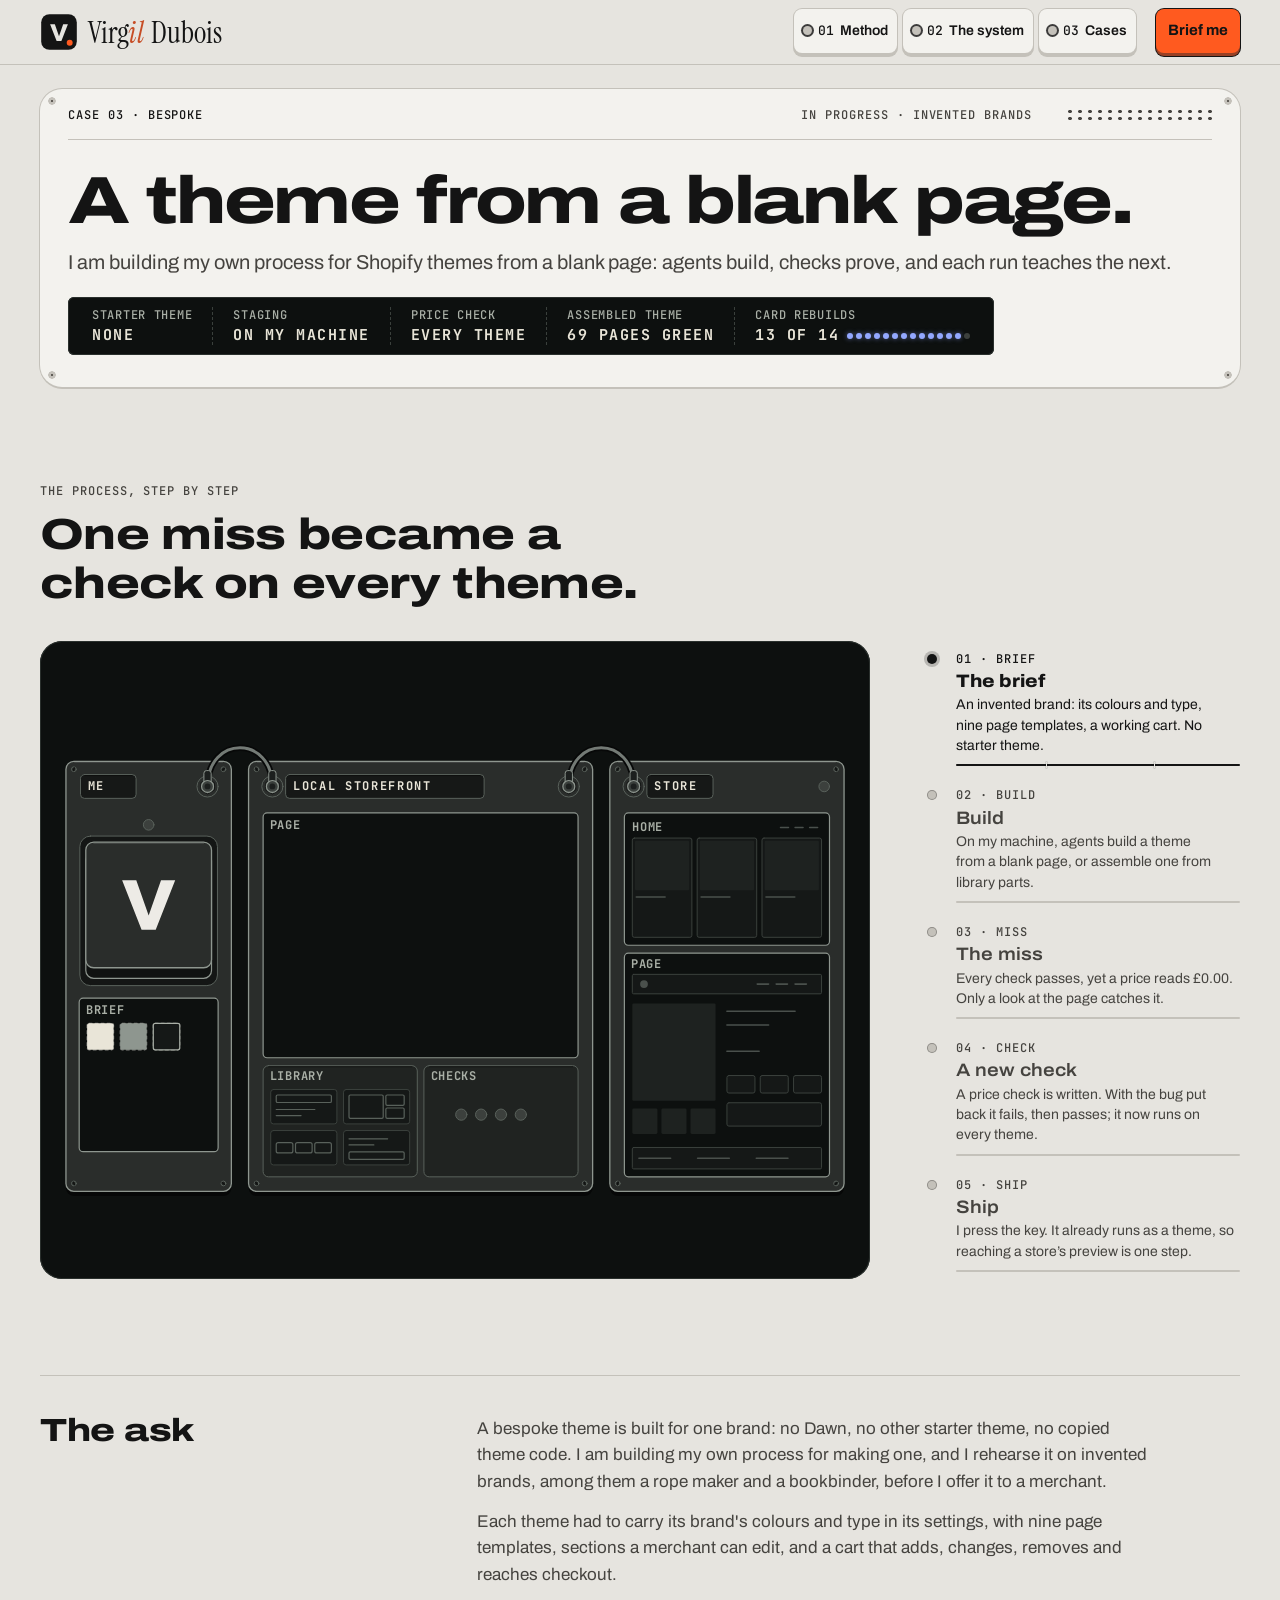
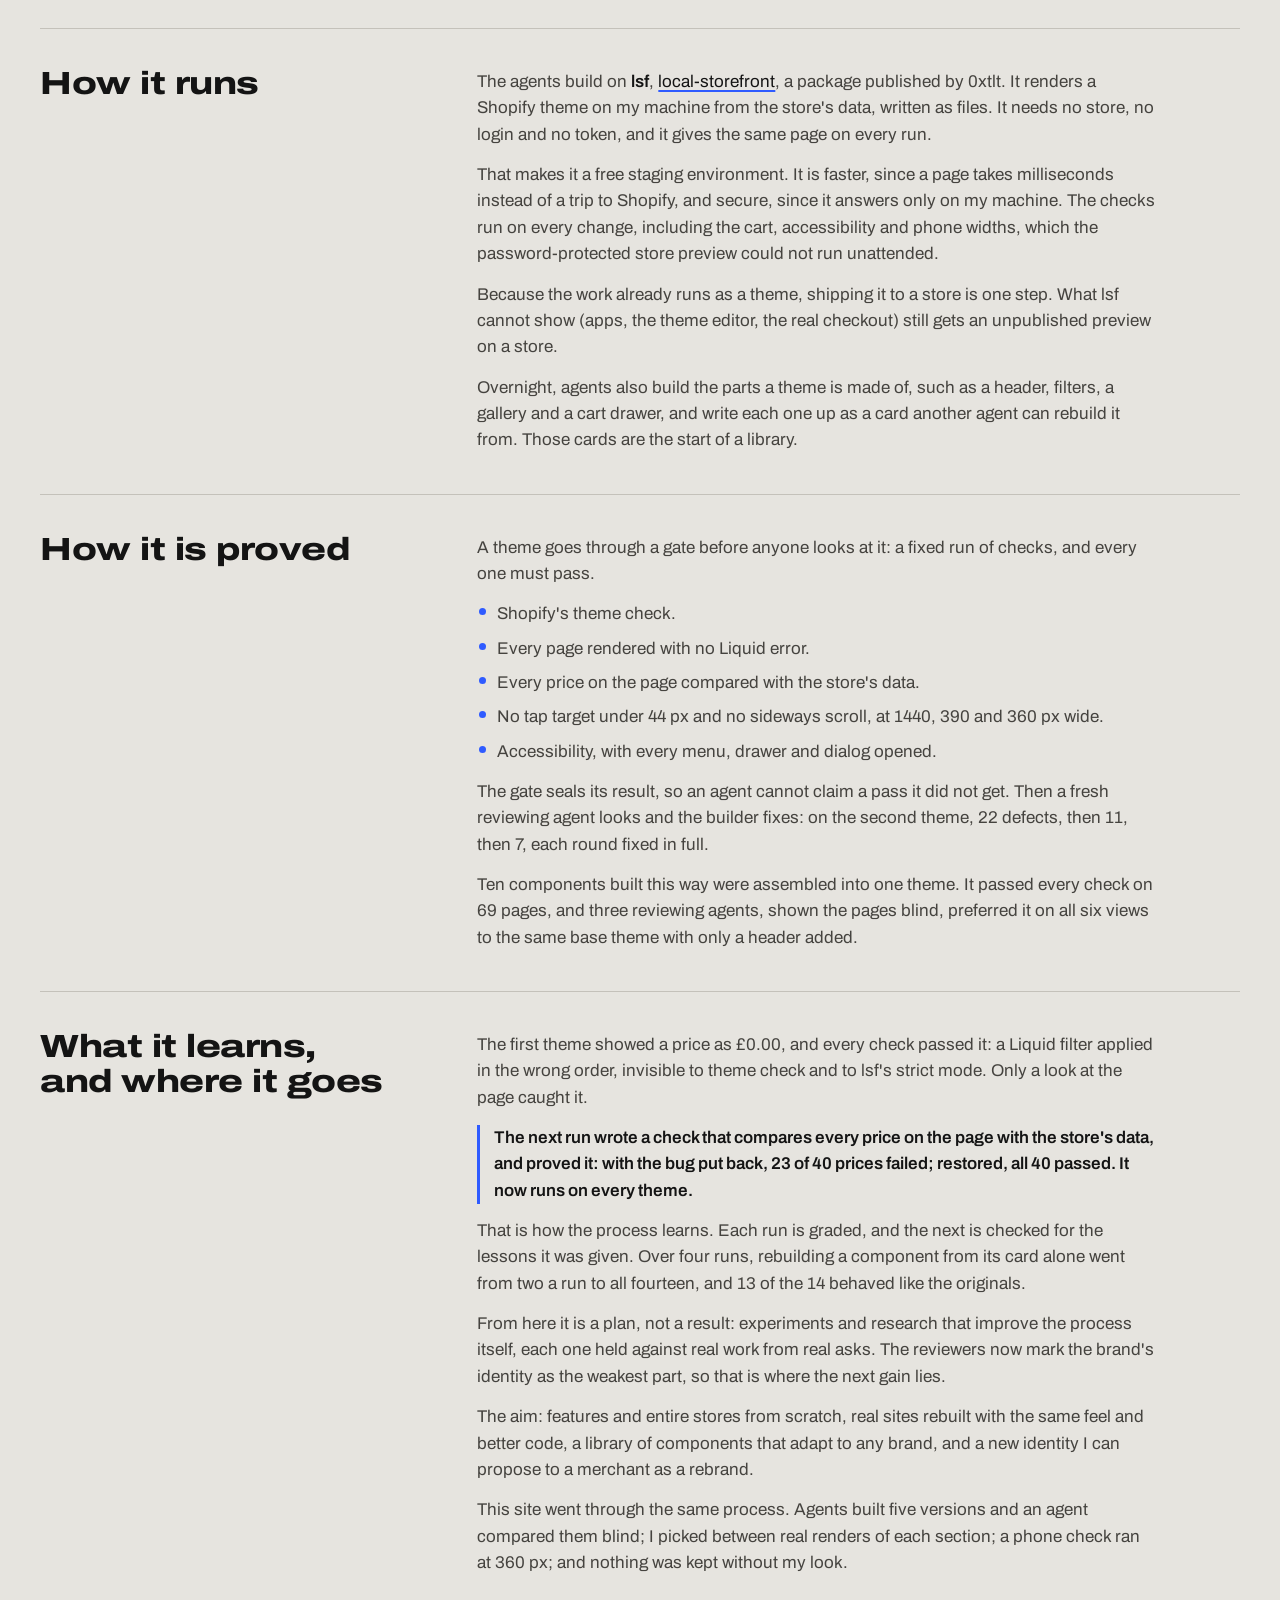
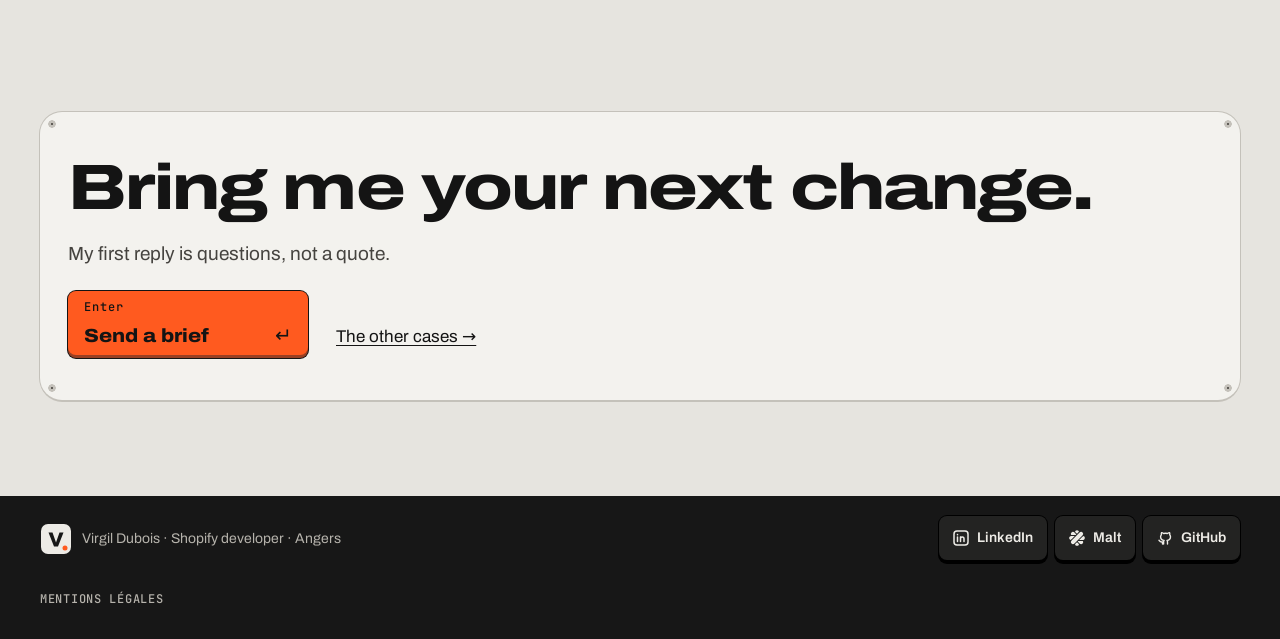
<file: cases/from-scratch/index.html>
<!doctype html>
<html lang="en" data-iso="dark">
<head>
<meta charset="utf-8">
<meta name="viewport" content="width=device-width, initial-scale=1">
<title>A theme from a blank page · Virgil Dubois</title>
<meta name="description" content="I am building my own process for Shopify themes from a blank page: agents build, checks prove, and each run teaches the next.">
<link rel="canonical" href="https://tropheecommerce.com/cases/from-scratch/">
<meta property="og:type" content="article">
<meta property="og:url" content="https://tropheecommerce.com/cases/from-scratch/">
<meta property="og:title" content="A theme from a blank page · Virgil Dubois">
<meta property="og:description" content="I am building my own process for Shopify themes from a blank page: agents build, checks prove, and each run teaches the next.">
<meta property="og:site_name" content="Virgil Dubois">
<meta property="og:image" content="https://tropheecommerce.com/img/og.31b18bdde4.png">
<meta property="og:image:width" content="1200">
<meta property="og:image:height" content="630">
<meta property="og:image:alt" content="Virgil Dubois, Shopify developer: Your store, ahead of the change.">
<meta name="twitter:card" content="summary_large_image">
<link rel="icon" type="image/svg+xml" href="../../favicon.svg">
<link rel="apple-touch-icon" href="../../img/apple-touch-icon.e66518af97.png">
<link rel="manifest" href="../../site.webmanifest">
<link rel="preload" href="../../fonts/archivo-latin.e3a28eade2.woff2" as="font" type="font/woff2" crossorigin>
<link rel="stylesheet" href="../../fonts.css">
<link rel="stylesheet" href="../../base.css">
<link rel="stylesheet" href="../../site.css">
<link rel="stylesheet" href="../../illus.css">
<link rel="stylesheet" href="../../player.css">
<link rel="stylesheet" href="../../iso-legend.css">
<link rel="stylesheet" href="../../case.css">
<script type="application/ld+json">{"@context":"https://schema.org","@type":"CreativeWork","name":"A theme from a blank&nbsp;page","headline":"A theme from a blank&nbsp;page","description":"I am building my own process for Shopify themes from a blank page: agents build, checks prove, and each run teaches the next.","url":"https://tropheecommerce.com/cases/from-scratch/","inLanguage":"en","about":"Shopify development","isPartOf":{"@type":"WebSite","url":"https://tropheecommerce.com/"},"author":{"@type":"Person","@id":"https://tropheecommerce.com/#person","name":"Virgil Dubois","url":"https://tropheecommerce.com/"}}</script>
</head>
<body>
<div class="site hy" data-scheme="shell">
<a class="skip" href="#main">Skip to content</a>
<header class="top" data-scheme="shell"><div class="wrap top-in">
<a class="brand" href="../../#top" aria-label="Virgil Dubois, top of page"><svg class="mk " style="width:38px;height:38px" viewBox="0 0 64 64" aria-hidden="true" focusable="false"><rect class="mk-c" x="2" y="2" width="60" height="60" rx="14"/><path class="mk-v" d="M17 19h8l7 20 7-20h8L36 47h-8z"/><circle class="mk-d" cx="50" cy="50" r="5"/></svg><span class="wm brand-wm" aria-hidden="true">Virg<span class="ti">il</span> <span class="wm-2">Dubois</span></span></a>
<nav class="navk" aria-label="Sections">
<a class="key nk" href="../../#how"><span class="led"></span><span class="nk-n">01</span><span class="nk-w">Method</span></a>
<a class="key nk" href="../../#guarantee"><span class="led"></span><span class="nk-n">02</span><span class="nk-w">The system</span></a>
<a class="key nk" href="../../#work"><span class="led"></span><span class="nk-n">03</span><span class="nk-w">Cases</span></a>
</nav>
<a class="key hk" data-variant="go" href="https://www.linkedin.com/in/virgil-dubois/"><span>Brief<span class="hk-x"> me</span></span></a>
</div></header>
<main id="main">
<!-- title: A theme from a blank page -->
<!-- panel: case-scratch-panel -->
<section class="cx-hero" aria-labelledby="h-cs"><div class="wrap"><div class="face cx-h" data-scheme="plate">
<div class="grille" aria-hidden="true"></div>
<p class="lbl face-k"><span>Case 03 · Bespoke</span><span class="face-k2">In progress · invented brands</span></p>
<h1 id="h-cs">A theme from a blank&nbsp;page.</h1>
<p class="lede">I am building my own process for Shopify themes from a blank page: agents build, checks prove, and each run teaches the next.</p>
<dl class="cx-ro" data-scheme="screen" aria-label="Facts">
<div class="cx-f"><dt>Starter theme</dt><dd>None</dd></div>
<div class="cx-f"><dt>Staging</dt><dd>On my machine</dd></div>
<div class="cx-f"><dt>Price check</dt><dd>Every theme</dd></div>
<div class="cx-f"><dt>Assembled theme</dt><dd>69 pages green</dd></div>
<div class="cx-f"><dt>Card rebuilds</dt><dd>13 of 14 <span class="cx-leds cs-14" aria-hidden="true"><i></i><i></i><i></i><i></i><i></i><i></i><i></i><i></i><i></i><i></i><i></i><i></i><i></i><i class="cs-rest"></i></span></dd></div>
</dl>
</div></div></section>

<section class="cx-p" data-panel="scratch" aria-labelledby="h-cp"><div class="wrap">
<div class="cx-hd"><p class="lbl">The process, step by step</p><h2 id="h-cp">One miss became a check on every theme.</h2></div>
<div class="mt-g">
<div class="mt-w" data-scheme="screen">
<p class="mt-sr">A front panel of three modules joined by patch cables: me, a local storefront running on my machine, and a store. My brief for an invented brand fills in: three colours, the type, a few lines, and travels to the storefront, whose page screen is blank. Agents draw a product page part by part; the header, gallery, variants and footer cards in the library light as the same parts go in. Four checks light blue: all pass. Yet the price on the page reads £0.00, in red. A fifth check pops in, the price check: with the bug put back it fails, 23 of 40, then it passes. I press my V key; the theme travels to the store, its home tiles unfold, the same page appears, and the preview lamp lights.</p>
<figure class="lg-fig mp-fig mp-wide"><svg class="mp mp-scw" viewBox="0 0 1200 740" aria-hidden="true" focusable="false"><defs><radialGradient id="hg-ink-scw"><stop offset=".3" stop-color="#EDEBE6" stop-opacity=".5"/><stop offset=".62" stop-color="#EDEBE6" stop-opacity=".16"/><stop offset="1" stop-color="#EDEBE6" stop-opacity="0"/></radialGradient><radialGradient id="hg-sys-scw"><stop offset=".3" stop-color="#93A8FF" stop-opacity=".5"/><stop offset=".62" stop-color="#93A8FF" stop-opacity=".16"/><stop offset="1" stop-color="#93A8FF" stop-opacity="0"/></radialGradient><radialGradient id="hg-bad-scw"><stop offset=".3" stop-color="#FF6B5E" stop-opacity=".5"/><stop offset=".62" stop-color="#FF6B5E" stop-opacity=".16"/><stop offset="1" stop-color="#FF6B5E" stop-opacity="0"/></radialGradient><radialGradient id="hg-ok-scw"><stop offset=".3" stop-color="#4ADE80" stop-opacity=".5"/><stop offset=".62" stop-color="#4ADE80" stop-opacity=".16"/><stop offset="1" stop-color="#4ADE80" stop-opacity="0"/></radialGradient><radialGradient id="hg-go-scw"><stop offset=".3" stop-color="#FF5A1F" stop-opacity=".5"/><stop offset=".62" stop-color="#FF5A1F" stop-opacity=".16"/><stop offset="1" stop-color="#FF5A1F" stop-opacity="0"/></radialGradient></defs><rect class="mp-shd" x="12" y="77" width="250" height="650" rx="12"/><rect class="mp-face" x="12" y="70" width="250" height="650" rx="12"/><path class="mp-hi" d="M25 71.8H249"/><circle class="mp-scr" cx="24" cy="82" r="3.6"/><path class="mp-slot" d="M24.74 79.82L23.26 84.18"/><circle class="mp-scr" cx="250" cy="82" r="3.6"/><path class="mp-slot" d="M251.79 80.55L248.21 83.45"/><circle class="mp-scr" cx="24" cy="708" r="3.6"/><path class="mp-slot" d="M23.01 705.92L24.99 710.08"/><circle class="mp-scr" cx="250" cy="708" r="3.6"/><path class="mp-slot" d="M248.24 706.52L251.76 709.48"/><rect class="mp-plate" x="34" y="90" width="84" height="36" rx="6"/><path class="mp-sublo" d="M40 91.6H112"/><circle data-anchor="np-me" cx="45" cy="108" r="0"/><circle class="mp-off" cx="137" cy="166" r="8"/><g class="mp-k mp-1s mp-vk" data-x="v"><rect class="mp-well" x="33" y="183" width="208" height="226" rx="16"/><rect class="mp-base" x="42" y="208" width="190" height="190" rx="12"/><g class="mp-cap" style="--kd:16px"><rect class="mp-top" x="42" y="192" width="190" height="190" rx="12"/><path class="mp-caphi" d="M54 194H220"/><path class="mp-vg" d="M96.92 249.59L118.3 249.59L137 303.03L155.7 249.59L177.08 249.59L147.69 324.41L126.31 324.41Z"/></g><g class="mp-vled"><circle class="mp-halo" fill="url(#hg-go-scw)" cx="137" cy="166" r="19.2"/><circle class="mp-lens t-go" cx="137" cy="166" r="8"/><circle class="mp-glint" cx="134.28" cy="163.28" r="2.4"/></g></g><rect class="mp-scrn" x="32" y="428" width="210" height="232" rx="6"/><circle data-anchor="tbr" cx="42" cy="446" r="0"/><rect class="cs-swo" x="44" y="466" width="40" height="40" rx="3"/><g data-k="sw" style="--dl:0.1s"><rect class="cs-sw0" x="44" y="466" width="40" height="40" rx="3"/></g><rect class="cs-swo" x="94" y="466" width="40" height="40" rx="3"/><g data-k="sw" style="--dl:0.4s"><rect class="cs-sw1" x="94" y="466" width="40" height="40" rx="3"/></g><rect class="cs-swo" x="144" y="466" width="40" height="40" rx="3"/><g data-k="sw" style="--dl:0.7s"><rect class="cs-sw2" x="144" y="466" width="40" height="40" rx="3"/></g><g data-k="ty" style="--dl:0.9s"><rect class="cs-tb" x="44" y="524" width="150" height="14" rx="2"/></g><g data-k="ty" class="mp-msg" style="--dl:1.1s"><rect class="mp-word" x="44" y="555" width="34" height="6" rx="2" style="--w:0"/><rect class="mp-word" x="84" y="555" width="22" height="6" rx="2" style="--w:1"/><rect class="mp-word" x="112" y="555" width="40" height="6" rx="2" style="--w:2"/><rect class="mp-word" x="158" y="555" width="26" height="6" rx="2" style="--w:3"/></g><g data-k="ty" class="mp-msg" style="--dl:1.4s"><rect class="mp-word" x="44" y="571" width="28" height="6" rx="2" style="--w:0"/><rect class="mp-word" x="78" y="571" width="44" height="6" rx="2" style="--w:1"/><rect class="mp-word" x="128" y="571" width="18" height="6" rx="2" style="--w:2"/></g><g data-k="ty" class="mp-msg" style="--dl:1.7s"><rect class="mp-word" x="44" y="587" width="40" height="6" rx="2" style="--w:0"/><rect class="mp-word" x="90" y="587" width="26" height="6" rx="2" style="--w:1"/><rect class="mp-word" x="122" y="587" width="30" height="6" rx="2" style="--w:2"/><rect class="mp-word" x="158" y="587" width="22" height="6" rx="2" style="--w:3"/></g><circle data-anchor="inv" cx="44" cy="632" r="0"/><circle class="mp-jring" cx="226" cy="108" r="16"/><path class="mp-nut" d="M235.96 113.75L226 119.5L216.04 113.75L216.04 102.25L226 96.5L235.96 102.25Z"/><circle class="mp-hole" cx="226" cy="108" r="6.5"/><rect class="mp-shd" x="288" y="77" width="520" height="650" rx="12"/><rect class="mp-face" x="288" y="70" width="520" height="650" rx="12"/><path class="mp-hi" d="M301 71.8H795"/><circle class="mp-scr" cx="300" cy="82" r="3.6"/><path class="mp-slot" d="M298.71 80.1L301.29 83.9"/><circle class="mp-scr" cx="796" cy="82" r="3.6"/><path class="mp-slot" d="M797.24 80.06L794.76 83.94"/><circle class="mp-scr" cx="300" cy="708" r="3.6"/><path class="mp-slot" d="M298.57 706.2L301.43 709.8"/><circle class="mp-scr" cx="796" cy="708" r="3.6"/><path class="mp-slot" d="M795.15 705.86L796.85 710.14"/><rect class="mp-plate" x="344" y="90" width="300" height="36" rx="6"/><path class="mp-sublo" d="M350 91.6H638"/><circle data-anchor="np-lsf" cx="355" cy="108" r="0"/><circle class="mp-jring" cx="324" cy="108" r="16"/><path class="mp-nut" d="M333.96 113.75L324 119.5L314.04 113.75L314.04 102.25L324 96.5L333.96 102.25Z"/><circle class="mp-hole" cx="324" cy="108" r="6.5"/><circle class="mp-jring" cx="772" cy="108" r="16"/><path class="mp-nut" d="M781.96 113.75L772 119.5L762.04 113.75L762.04 102.25L772 96.5L781.96 102.25Z"/><circle class="mp-hole" cx="772" cy="108" r="6.5"/><rect class="mp-scrn" x="310" y="148" width="476" height="370" rx="6"/><circle data-anchor="tpg" cx="320" cy="166" r="0"/><g data-x="work" class="mp-build" style="--i:0"><rect class="cs-ln" x="322" y="184" width="452" height="32.2" rx="2" pathLength="100"/><circle class="cs-ln" cx="341.32" cy="200.1" r="6.44" pathLength="100"/><path class="cs-ln" d="M620.32 200.1H647.44" pathLength="100"/><path class="cs-ln" d="M665.52 200.1H692.64" pathLength="100"/><path class="cs-ln" d="M710.72 200.1H737.84" pathLength="100"/></g><g data-x="work" class="mp-build" style="--i:1"><rect class="cs-ln" x="322" y="232.3" width="198.88" height="161" rx="2" pathLength="100"/><rect class="cs-ln" x="322" y="406.18" width="62.29" height="41.86" rx="2" pathLength="100"/><rect class="cs-ln" x="390.29" y="406.18" width="62.29" height="41.86" rx="2" pathLength="100"/><rect class="cs-ln" x="458.59" y="406.18" width="62.29" height="41.86" rx="2" pathLength="100"/></g><g data-x="work" class="mp-build" style="--i:2"><path class="cs-ln" d="M548 245.18H710.72" pathLength="100"/><path class="cs-ln" d="M548 267.72H647.44" pathLength="100"/><path class="cs-ln" d="M548 311.19H624.84" pathLength="100"/></g><g data-x="work" class="mp-build" style="--i:3"><rect class="cs-ln" x="548" y="351.44" width="70" height="28.98" rx="3" pathLength="100"/><rect class="cs-ln" x="626" y="351.44" width="70" height="28.98" rx="3" pathLength="100"/><rect class="cs-ln" x="704" y="351.44" width="70" height="28.98" rx="3" pathLength="100"/></g><g data-x="work" class="mp-build" style="--i:4"><rect class="cs-ln" x="548" y="396.52" width="226" height="38.64" rx="3" pathLength="100"/></g><g data-x="work" class="mp-build" style="--i:5"><rect class="cs-ln" x="322" y="470.58" width="452" height="35.42" rx="2" pathLength="100"/><path class="cs-ln" d="M332 488.29H409.76" pathLength="100"/><path class="cs-ln" d="M476 488.29H553.76" pathLength="100"/><path class="cs-ln" d="M620 488.29H697.76" pathLength="100"/></g><g data-k="page" style="--dl:0s"><rect class="mp-nc" x="322" y="184" width="452" height="32.2" rx="2"/><circle class="mp-nb" cx="341.32" cy="200.1" r="6.44"/><path class="mp-nl" d="M620.32 200.1H647.44"/><path class="mp-nl" d="M665.52 200.1H692.64"/><path class="mp-nl" d="M710.72 200.1H737.84"/><rect class="mp-ni" x="322" y="232.3" width="198.88" height="161" rx="2"/><rect class="mp-ni" x="322" y="406.18" width="62.29" height="41.86" rx="2"/><rect class="mp-ni" x="390.29" y="406.18" width="62.29" height="41.86" rx="2"/><rect class="mp-ni" x="458.59" y="406.18" width="62.29" height="41.86" rx="2"/><path class="mp-nl" d="M548 245.18H710.72"/><path class="mp-nl" d="M548 267.72H647.44"/><path class="cs-pl" d="M548 311.19H624.84"/><rect class="cs-ink" x="548" y="351.44" width="70" height="28.98" rx="3"/><rect class="mp-nc" x="626" y="351.44" width="70" height="28.98" rx="3"/><rect class="mp-nc" x="704" y="351.44" width="70" height="28.98" rx="3"/><rect class="cs-ink" x="548" y="396.52" width="226" height="38.64" rx="3"/><path class="cs-addl" d="M615.8 415.84H706.2"/><rect class="mp-nc" x="322" y="470.58" width="452" height="35.42" rx="2"/><path class="mp-nl" d="M332 488.29H409.76"/><path class="mp-nl" d="M476 488.29H553.76"/><path class="mp-nl" d="M620 488.29H697.76"/></g><g data-k="miss" style="--dl:0s"><rect class="cs-pr" x="544" y="287.04" width="230" height="48.3" rx="3"/></g><g data-k="rmiss" style="--dl:0s"><rect class="cs-pr" x="544" y="287.04" width="230" height="48.3" rx="3"/></g><circle data-anchor="pr" cx="554" cy="311.19" r="0"/><rect class="mp-sub" x="310" y="530" width="233" height="168" rx="8"/><path class="mp-sublo" d="M318 531.6H535"/><circle data-anchor="tlb" cx="320" cy="546" r="0"/><rect class="cs-cd" x="321.5" y="566" width="100" height="52" rx="4"/><rect class="cs-g" x="329.82" y="574.32" width="83.36" height="11.32" rx="2"/><path class="cs-g" d="M329.82 596.24H388.17"/><path class="cs-g" d="M329.82 605.44H367.33"/><g data-k="lb" style="--dl:0.1s"><rect class="cs-cdl" x="321.5" y="566" width="100" height="52" rx="4"/><rect class="cs-gl" x="329.82" y="574.32" width="83.36" height="11.32" rx="2"/><path class="cs-gl" d="M329.82 596.24H388.17"/><path class="cs-gl" d="M329.82 605.44H367.33"/></g><rect class="cs-cd" x="431.5" y="566" width="100" height="52" rx="4"/><rect class="cs-g" x="439.82" y="574.32" width="51.68" height="35.36" rx="2"/><rect class="cs-g" x="495.5" y="574.32" width="27.68" height="15.68" rx="2"/><rect class="cs-g" x="495.5" y="594" width="27.68" height="15.68" rx="2"/><g data-k="lb" style="--dl:0.42s"><rect class="cs-cdl" x="431.5" y="566" width="100" height="52" rx="4"/><rect class="cs-gl" x="439.82" y="574.32" width="51.68" height="35.36" rx="2"/><rect class="cs-gl" x="495.5" y="574.32" width="27.68" height="15.68" rx="2"/><rect class="cs-gl" x="495.5" y="594" width="27.68" height="15.68" rx="2"/></g><rect class="cs-cd" x="321.5" y="628" width="100" height="52" rx="4"/><rect class="cs-g" x="329.82" y="646.22" width="25.12" height="15.56" rx="3"/><rect class="cs-g" x="358.94" y="646.22" width="25.12" height="15.56" rx="3"/><rect class="cs-g" x="388.06" y="646.22" width="25.12" height="15.56" rx="3"/><g data-k="lb" style="--dl:1.06s"><rect class="cs-cdl" x="321.5" y="628" width="100" height="52" rx="4"/><rect class="cs-gl" x="329.82" y="646.22" width="25.12" height="15.56" rx="3"/><rect class="cs-gl" x="358.94" y="646.22" width="25.12" height="15.56" rx="3"/><rect class="cs-gl" x="388.06" y="646.22" width="25.12" height="15.56" rx="3"/></g><rect class="cs-cd" x="431.5" y="628" width="100" height="52" rx="4"/><path class="cs-g" d="M439.82 640.56H498.17"/><path class="cs-g" d="M439.82 649.76H477.33"/><rect class="cs-g" x="439.82" y="660.36" width="83.36" height="11.32" rx="2"/><g data-k="lb" style="--dl:1.7s"><rect class="cs-cdl" x="431.5" y="628" width="100" height="52" rx="4"/><path class="cs-gl" d="M439.82 640.56H498.17"/><path class="cs-gl" d="M439.82 649.76H477.33"/><rect class="cs-gl" x="439.82" y="660.36" width="83.36" height="11.32" rx="2"/></g><rect class="mp-sub" x="553" y="530" width="233" height="168" rx="8"/><path class="mp-sublo" d="M561 531.6H778"/><circle data-anchor="tck" cx="563" cy="546" r="0"/><circle class="mp-off" cx="609.5" cy="604" r="8.5"/><g data-k="chk" class="mp-chk" style="--i:0"><circle class="mp-halo" fill="url(#hg-sys-scw)" cx="609.5" cy="604" r="20.4"/><circle class="mp-lens t-sys" cx="609.5" cy="604" r="8.5"/><circle class="mp-glint" cx="606.61" cy="601.11" r="2.55"/></g><circle class="mp-off" cx="639.5" cy="604" r="8.5"/><g data-k="chk" class="mp-chk" style="--i:1"><circle class="mp-halo" fill="url(#hg-sys-scw)" cx="639.5" cy="604" r="20.4"/><circle class="mp-lens t-sys" cx="639.5" cy="604" r="8.5"/><circle class="mp-glint" cx="636.61" cy="601.11" r="2.55"/></g><circle class="mp-off" cx="669.5" cy="604" r="8.5"/><g data-k="chk" class="mp-chk" style="--i:2"><circle class="mp-halo" fill="url(#hg-sys-scw)" cx="669.5" cy="604" r="20.4"/><circle class="mp-lens t-sys" cx="669.5" cy="604" r="8.5"/><circle class="mp-glint" cx="666.61" cy="601.11" r="2.55"/></g><circle class="mp-off" cx="699.5" cy="604" r="8.5"/><g data-k="chk" class="mp-chk" style="--i:3"><circle class="mp-halo" fill="url(#hg-sys-scw)" cx="699.5" cy="604" r="20.4"/><circle class="mp-lens t-sys" cx="699.5" cy="604" r="8.5"/><circle class="mp-glint" cx="696.61" cy="601.11" r="2.55"/></g><g data-k="new" class="mp-pop" style="--i:0"><circle class="mp-off" cx="729.5" cy="604" r="8.5"/></g><g data-k="fail" class="mp-chk mp-bad" style="--i:0"><circle class="mp-halo" fill="url(#hg-bad-scw)" cx="729.5" cy="604" r="20.4"/><circle class="mp-lens t-bad" cx="729.5" cy="604" r="8.5"/><path class="mp-gl" d="M725.93 600.43L733.07 607.57M733.07 600.43L725.93 607.57"/></g><g data-k="pass6" class="mp-chk" style="--i:0"><circle class="mp-halo" fill="url(#hg-sys-scw)" cx="729.5" cy="604" r="20.4"/><circle class="mp-lens t-sys" cx="729.5" cy="604" r="8.5"/><circle class="mp-glint" cx="726.61" cy="601.11" r="2.55"/></g><circle data-anchor="ck" cx="669.5" cy="654" r="0"/><rect class="mp-shd" x="834" y="77" width="354" height="650" rx="12"/><rect class="mp-face" x="834" y="70" width="354" height="650" rx="12"/><path class="mp-hi" d="M847 71.8H1175"/><circle class="mp-scr" cx="846" cy="82" r="3.6"/><path class="mp-slot" d="M847.42 80.19L844.58 83.81"/><circle class="mp-scr" cx="1176" cy="82" r="3.6"/><path class="mp-slot" d="M1175.2 79.84L1176.8 84.16"/><circle class="mp-scr" cx="846" cy="708" r="3.6"/><path class="mp-slot" d="M846.59 705.78L845.41 710.22"/><circle class="mp-scr" cx="1176" cy="708" r="3.6"/><path class="mp-slot" d="M1177.57 706.32L1174.43 709.68"/><rect class="mp-plate" x="890" y="90" width="100" height="36" rx="6"/><path class="mp-sublo" d="M896 91.6H984"/><circle data-anchor="np-store" cx="901" cy="108" r="0"/><circle class="mp-jring" cx="870" cy="108" r="16"/><path class="mp-nut" d="M879.96 113.75L870 119.5L860.04 113.75L860.04 102.25L870 96.5L879.96 102.25Z"/><circle class="mp-hole" cx="870" cy="108" r="6.5"/><circle class="mp-off" cx="1158" cy="108" r="8"/><g data-k="prev" style="--dl:0.9s"><circle class="mp-halo" fill="url(#hg-ink-scw)" cx="1158" cy="108" r="19.2"/><circle class="mp-lens t-ink" cx="1158" cy="108" r="8"/><circle class="mp-glint" cx="1155.28" cy="105.28" r="2.4"/></g><circle data-anchor="prev" cx="1147" cy="108" r="0"/><rect class="mp-scrn" x="856" y="148" width="310" height="200" rx="6"/><circle data-anchor="tho" cx="868" cy="170" r="0"/><path class="mp-pgl" d="M1092 170h12"/><path class="mp-pgl" d="M1114 170h12"/><path class="mp-pgl" d="M1136 170h12"/><rect class="mp-pgc" x="868" y="186" width="90" height="150" rx="3"/><rect class="mp-pgi" x="872" y="190" width="82" height="75" rx="2"/><path class="mp-pgl" d="M874 275H917.5"/><rect class="mp-pgc" x="966" y="186" width="90" height="150" rx="3"/><rect class="mp-pgi" x="970" y="190" width="82" height="75" rx="2"/><path class="mp-pgl" d="M972 275H1015.5"/><rect class="mp-pgc" x="1064" y="186" width="90" height="150" rx="3"/><rect class="mp-pgi" x="1068" y="190" width="82" height="75" rx="2"/><path class="mp-pgl" d="M1070 275H1113.5"/><g class="mp-tnew" data-x="ship" style="--i:0"><g class="mp-unf" style="transform-origin:913px 186px"><rect class="mp-nc" x="868" y="186" width="90" height="150" rx="3"/><rect class="mp-ni" x="872" y="190" width="82" height="75" rx="2"/><path class="mp-nl" d="M874 275H934.6M874 284H907.6"/><path class="mp-nl2" d="M874 329H952"/><circle class="mp-nb" cx="949" cy="196" r="3.4"/></g><rect class="mp-scan" x="866" y="186" width="94" height="2.4" rx="1.2" style="--sh:150px"/></g><g class="mp-tnew" data-x="ship" style="--i:1"><g class="mp-unf" style="transform-origin:1011px 186px"><rect class="mp-nc" x="966" y="186" width="90" height="150" rx="3"/><rect class="mp-ni" x="970" y="190" width="82" height="75" rx="2"/><path class="mp-nl" d="M972 275H1032.6M972 284H1005.6"/><path class="mp-nl2" d="M972 329H1050"/><circle class="mp-nb" cx="1047" cy="196" r="3.4"/></g><rect class="mp-scan" x="964" y="186" width="94" height="2.4" rx="1.2" style="--sh:150px"/></g><g class="mp-tnew" data-x="ship" style="--i:2"><g class="mp-unf" style="transform-origin:1109px 186px"><rect class="mp-nc" x="1064" y="186" width="90" height="150" rx="3"/><rect class="mp-ni" x="1068" y="190" width="82" height="75" rx="2"/><path class="mp-nl" d="M1070 275H1130.6M1070 284H1103.6"/><path class="mp-nl2" d="M1070 329H1148"/><circle class="mp-nb" cx="1145" cy="196" r="3.4"/></g><rect class="mp-scan" x="1062" y="186" width="94" height="2.4" rx="1.2" style="--sh:150px"/></g><rect class="mp-scrn" x="856" y="360" width="310" height="338" rx="6"/><circle data-anchor="tsp" cx="866" cy="376" r="0"/><rect class="mp-pgc" x="868" y="392" width="286" height="29.4" rx="2"/><circle class="mp-pg" cx="885.64" cy="406.7" r="5.88"/><path class="mp-pgl" d="M1056.76 406.7H1073.92"/><path class="mp-pgl" d="M1085.36 406.7H1102.52"/><path class="mp-pgl" d="M1113.96 406.7H1131.12"/><rect class="mp-pgi" x="868" y="436.1" width="125.84" height="147" rx="2"/><rect class="mp-pgi" x="868" y="594.86" width="37.95" height="38.22" rx="2"/><rect class="mp-pgi" x="911.95" y="594.86" width="37.95" height="38.22" rx="2"/><rect class="mp-pgi" x="955.89" y="594.86" width="37.95" height="38.22" rx="2"/><path class="mp-pgl" d="M1011 447.86H1113.96"/><path class="mp-pgl" d="M1011 468.44H1073.92"/><path class="mp-pgl" d="M1011 508.13H1059.62"/><rect class="mp-pgc" x="1011" y="544.88" width="42.33" height="26.46" rx="3"/><rect class="mp-pgc" x="1061.33" y="544.88" width="42.33" height="26.46" rx="3"/><rect class="mp-pgc" x="1111.67" y="544.88" width="42.33" height="26.46" rx="3"/><rect class="mp-pgc" x="1011" y="586.04" width="143" height="35.28" rx="3"/><rect class="mp-pgc" x="868" y="653.66" width="286" height="32.34" rx="2"/><path class="mp-pgl" d="M878 669.83H925.88"/><path class="mp-pgl" d="M966.67 669.83H1014.55"/><path class="mp-pgl" d="M1055.33 669.83H1103.21"/><g data-k="spage" style="--dl:1.2s"><rect class="cs-blank" x="865" y="389" width="292" height="300" rx="2"/><rect class="mp-nc" x="868" y="392" width="286" height="29.4" rx="2"/><circle class="mp-nb" cx="885.64" cy="406.7" r="5.88"/><path class="mp-nl" d="M1056.76 406.7H1073.92"/><path class="mp-nl" d="M1085.36 406.7H1102.52"/><path class="mp-nl" d="M1113.96 406.7H1131.12"/><rect class="mp-ni" x="868" y="436.1" width="125.84" height="147" rx="2"/><rect class="mp-ni" x="868" y="594.86" width="37.95" height="38.22" rx="2"/><rect class="mp-ni" x="911.95" y="594.86" width="37.95" height="38.22" rx="2"/><rect class="mp-ni" x="955.89" y="594.86" width="37.95" height="38.22" rx="2"/><path class="mp-nl" d="M1011 447.86H1113.96"/><path class="mp-nl" d="M1011 468.44H1073.92"/><path class="cs-pl" d="M1011 508.13H1059.62"/><rect class="cs-ink" x="1011" y="544.88" width="42.33" height="26.46" rx="3"/><rect class="mp-nc" x="1061.33" y="544.88" width="42.33" height="26.46" rx="3"/><rect class="mp-nc" x="1111.67" y="544.88" width="42.33" height="26.46" rx="3"/><rect class="cs-ink" x="1011" y="586.04" width="143" height="35.28" rx="3"/><path class="cs-addl" d="M1053.9 603.68H1111.1"/><rect class="mp-nc" x="868" y="653.66" width="286" height="32.34" rx="2"/><path class="mp-nl" d="M878 669.83H925.88"/><path class="mp-nl" d="M966.67 669.83H1014.55"/><path class="mp-nl" d="M1055.33 669.83H1103.21"/></g><path class="mp-cordo" d="M226 108C226 30 324 30 324 108"/><path class="mp-cord" d="M226 108C226 30 324 30 324 108"/><path class="mp-cordo" d="M772 108C772 30 870 30 870 108"/><path class="mp-cord" d="M772 108C772 30 870 30 870 108"/><path class="mp-glow t-ink" data-x="pA" d="M226 108C226 30 324 30 324 108" style="--len:170.75;--pd:0.7s;--pdl:0.1s"/><path class="mp-pz mp-pz3 t-ink" data-x="pA" d="M226 108C226 30 324 30 324 108" style="--len:170.75;--pd:0.7s;--pdl:0.1s;--L:46"/><path class="mp-pz mp-pz2 t-ink" data-x="pA" d="M226 108C226 30 324 30 324 108" style="--len:170.75;--pd:0.7s;--pdl:0.1s;--L:16"/><path class="mp-pz mp-pz1" data-x="pA" d="M226 108C226 30 324 30 324 108" style="--len:170.75;--pd:0.7s;--pdl:0.1s;--L:.5"/><path class="mp-glow t-ink" data-x="pS" d="M772 108C772 30 870 30 870 108" style="--len:170.75;--pd:0.7s;--pdl:0.1s"/><path class="mp-pz mp-pz3 t-ink" data-x="pS" d="M772 108C772 30 870 30 870 108" style="--len:170.75;--pd:0.7s;--pdl:0.1s;--L:46"/><path class="mp-pz mp-pz2 t-ink" data-x="pS" d="M772 108C772 30 870 30 870 108" style="--len:170.75;--pd:0.7s;--pdl:0.1s;--L:16"/><path class="mp-pz mp-pz1" data-x="pS" d="M772 108C772 30 870 30 870 108" style="--len:170.75;--pd:0.7s;--pdl:0.1s;--L:.5"/><g transform="translate(226 108) rotate(-180)"><rect class="mp-boot" x="-5.5" y="3" width="11" height="21" rx="4"/><circle class="mp-plug" r="9"/><circle class="mp-plugin" r="4.4"/></g><g transform="translate(324 108) rotate(-180)"><rect class="mp-boot" x="-5.5" y="3" width="11" height="21" rx="4"/><circle class="mp-plug" r="9"/><circle class="mp-plugin" r="4.4"/></g><g transform="translate(772 108) rotate(-180)"><rect class="mp-boot" x="-5.5" y="3" width="11" height="21" rx="4"/><circle class="mp-plug" r="9"/><circle class="mp-plugin" r="4.4"/></g><g transform="translate(870 108) rotate(-180)"><rect class="mp-boot" x="-5.5" y="3" width="11" height="21" rx="4"/><circle class="mp-plug" r="9"/><circle class="mp-plugin" r="4.4"/></g><circle class="mp-flash t-ink" data-x="pA" cx="226" cy="108" r="15" style="--fd:0.1s"/><circle class="mp-flash t-ink" data-x="pA" cx="324" cy="108" r="15" style="--fd:0.74s"/><circle class="mp-flash t-ink" data-x="pS" cx="772" cy="108" r="15" style="--fd:0.1s"/><circle class="mp-flash t-ink" data-x="pS" cx="870" cy="108" r="15" style="--fd:0.74s"/></svg><span class="lg np" data-at="np-me" data-side="e">ME</span><span class="lg np" data-at="np-lsf" data-side="e">LOCAL STOREFRONT</span><span class="lg np" data-at="np-store" data-side="e">STORE</span><span class="lg mp-cpy" data-at="tbr">BRIEF</span><span class="lg mp-cpy" data-at="tpg">PAGE</span><span class="lg mp-cpy" data-at="tlb">LIBRARY</span><span class="lg mp-cpy" data-at="tck">CHECKS</span><span class="lg mp-cpy" data-at="tho">HOME</span><span class="lg mp-cpy" data-at="tsp">PAGE</span><span class="lg mp-st cs-l" data-k="Linv" data-at="inv" style="--dl:0.2s">INVENTED BRAND</span><span class="lg mp-st cs-l" data-k="Lmiss" data-at="pr" data-tone="bad" style="--dl:0.15s">£0.00 ✗</span><span class="lg mp-st cs-l" data-k="Lrmiss" data-at="pr" data-tone="bad" style="--dl:0.15s">£0.00 ✗</span><span class="lg mp-st cs-c" data-k="Lok" data-at="ck" data-tone="sys" style="--dl:0.2s">ALL PASS</span><span class="lg mp-st cs-c" data-k="Lnew" data-at="ck" data-tone="sys" style="--dl:0.2s">NEW CHECK</span><span class="lg mp-st cs-c" data-k="Lfail" data-at="ck" data-tone="bad" style="--dl:0.2s">23 OF 40 ✗</span><span class="lg" data-k="prev" data-at="prev" data-side="w" style="--lead:6px;--dx:0px;--dl:0.9999999999999999s">PREVIEW</span></figure><figure class="lg-fig mp-fig mp-tall"><svg class="mp mp-sct" viewBox="0 0 600 826" aria-hidden="true" focusable="false"><defs><radialGradient id="hg-ink-sct"><stop offset=".3" stop-color="#EDEBE6" stop-opacity=".5"/><stop offset=".62" stop-color="#EDEBE6" stop-opacity=".16"/><stop offset="1" stop-color="#EDEBE6" stop-opacity="0"/></radialGradient><radialGradient id="hg-sys-sct"><stop offset=".3" stop-color="#93A8FF" stop-opacity=".5"/><stop offset=".62" stop-color="#93A8FF" stop-opacity=".16"/><stop offset="1" stop-color="#93A8FF" stop-opacity="0"/></radialGradient><radialGradient id="hg-bad-sct"><stop offset=".3" stop-color="#FF6B5E" stop-opacity=".5"/><stop offset=".62" stop-color="#FF6B5E" stop-opacity=".16"/><stop offset="1" stop-color="#FF6B5E" stop-opacity="0"/></radialGradient><radialGradient id="hg-ok-sct"><stop offset=".3" stop-color="#4ADE80" stop-opacity=".5"/><stop offset=".62" stop-color="#4ADE80" stop-opacity=".16"/><stop offset="1" stop-color="#4ADE80" stop-opacity="0"/></radialGradient><radialGradient id="hg-go-sct"><stop offset=".3" stop-color="#FF5A1F" stop-opacity=".5"/><stop offset=".62" stop-color="#FF5A1F" stop-opacity=".16"/><stop offset="1" stop-color="#FF5A1F" stop-opacity="0"/></radialGradient></defs><rect class="mp-shd" x="12" y="19" width="214" height="408" rx="12"/><rect class="mp-face" x="12" y="12" width="214" height="408" rx="12"/><path class="mp-hi" d="M25 13.8H213"/><circle class="mp-scr" cx="24" cy="24" r="3.6"/><path class="mp-slot" d="M24.74 21.82L23.26 26.18"/><circle class="mp-scr" cx="214" cy="24" r="3.6"/><path class="mp-slot" d="M215.79 22.55L212.21 25.45"/><circle class="mp-scr" cx="24" cy="408" r="3.6"/><path class="mp-slot" d="M23.01 405.92L24.99 410.08"/><circle class="mp-scr" cx="214" cy="408" r="3.6"/><path class="mp-slot" d="M212.24 406.52L215.76 409.48"/><rect class="mp-plate" x="28" y="28" width="64" height="34" rx="6"/><path class="mp-sublo" d="M34 29.6H86"/><circle data-anchor="np-me" cx="39" cy="45" r="0"/><circle class="mp-off" cx="119" cy="84" r="8"/><g class="mp-k mp-1s mp-vk" data-x="v"><rect class="mp-well" x="55" y="95" width="128" height="140" rx="16"/><rect class="mp-base" x="64" y="114" width="110" height="110" rx="12"/><g class="mp-cap" style="--kd:10px"><rect class="mp-top" x="64" y="104" width="110" height="110" rx="12"/><path class="mp-caphi" d="M76 106H162"/><path class="mp-vg" d="M95.8 137.34L108.17 137.34L119 168.28L129.83 137.34L142.2 137.34L125.19 180.66L112.81 180.66Z"/></g><g class="mp-vled"><circle class="mp-halo" fill="url(#hg-go-sct)" cx="119" cy="84" r="19.2"/><circle class="mp-lens t-go" cx="119" cy="84" r="8"/><circle class="mp-glint" cx="116.28" cy="81.28" r="2.4"/></g></g><rect class="mp-scrn" x="28" y="250" width="182" height="104" rx="6"/><circle data-anchor="tbr" cx="38" cy="264" r="0"/><rect class="cs-swo" x="38" y="280" width="20" height="20" rx="3"/><g data-k="sw" style="--dl:0.1s"><rect class="cs-sw0" x="38" y="280" width="20" height="20" rx="3"/></g><rect class="cs-swo" x="64" y="280" width="20" height="20" rx="3"/><g data-k="sw" style="--dl:0.4s"><rect class="cs-sw1" x="64" y="280" width="20" height="20" rx="3"/></g><rect class="cs-swo" x="90" y="280" width="20" height="20" rx="3"/><g data-k="sw" style="--dl:0.7s"><rect class="cs-sw2" x="90" y="280" width="20" height="20" rx="3"/></g><g data-k="ty" style="--dl:0.9s"><rect class="cs-tb" x="124" y="285" width="74" height="10" rx="2"/></g><g data-k="ty" class="mp-msg" style="--dl:1.1s"><rect class="mp-word" x="38" y="313" width="30" height="6" rx="2" style="--w:0"/><rect class="mp-word" x="74" y="313" width="20" height="6" rx="2" style="--w:1"/><rect class="mp-word" x="100" y="313" width="36" height="6" rx="2" style="--w:2"/><rect class="mp-word" x="142" y="313" width="24" height="6" rx="2" style="--w:3"/></g><g data-k="ty" class="mp-msg" style="--dl:1.4s"><rect class="mp-word" x="38" y="326" width="24" height="6" rx="2" style="--w:0"/><rect class="mp-word" x="68" y="326" width="40" height="6" rx="2" style="--w:1"/><rect class="mp-word" x="114" y="326" width="18" height="6" rx="2" style="--w:2"/></g><g data-k="ty" class="mp-msg" style="--dl:1.7s"><rect class="mp-word" x="38" y="339" width="36" height="6" rx="2" style="--w:0"/><rect class="mp-word" x="80" y="339" width="22" height="6" rx="2" style="--w:1"/><rect class="mp-word" x="108" y="339" width="28" height="6" rx="2" style="--w:2"/></g><circle class="mp-jring" cx="44" cy="390" r="16"/><path class="mp-nut" d="M53.96 395.75L44 401.5L34.04 395.75L34.04 384.25L44 378.5L53.96 384.25Z"/><circle class="mp-hole" cx="44" cy="390" r="6.5"/><rect class="mp-shd" x="12" y="491" width="576" height="328" rx="12"/><rect class="mp-face" x="12" y="484" width="576" height="328" rx="12"/><path class="mp-hi" d="M25 485.8H575"/><circle class="mp-scr" cx="24" cy="496" r="3.6"/><path class="mp-slot" d="M22.71 494.1L25.29 497.9"/><circle class="mp-scr" cx="576" cy="496" r="3.6"/><path class="mp-slot" d="M577.24 494.06L574.76 497.94"/><circle class="mp-scr" cx="24" cy="800" r="3.6"/><path class="mp-slot" d="M22.57 798.2L25.43 801.8"/><circle class="mp-scr" cx="576" cy="800" r="3.6"/><path class="mp-slot" d="M575.15 797.86L576.85 802.14"/><rect class="mp-plate" x="60" y="500" width="312" height="34" rx="6"/><path class="mp-sublo" d="M66 501.6H366"/><circle data-anchor="np-lsf" cx="71" cy="517" r="0"/><circle class="mp-jring" cx="36" cy="517" r="16"/><path class="mp-nut" d="M45.96 522.75L36 528.5L26.04 522.75L26.04 511.25L36 505.5L45.96 511.25Z"/><circle class="mp-hole" cx="36" cy="517" r="6.5"/><circle class="mp-jring" cx="564" cy="517" r="16"/><path class="mp-nut" d="M573.96 522.75L564 528.5L554.04 522.75L554.04 511.25L564 505.5L573.96 511.25Z"/><circle class="mp-hole" cx="564" cy="517" r="6.5"/><rect class="mp-scrn" x="32" y="552" width="340" height="244" rx="6"/><circle data-anchor="tpg" cx="42" cy="570" r="0"/><g data-x="work" class="mp-build" style="--i:0"><rect class="cs-ln" x="42" y="586" width="320" height="20" rx="2" pathLength="100"/><circle class="cs-ln" cx="54" cy="596" r="4" pathLength="100"/><path class="cs-ln" d="M253.2 596H272.4" pathLength="100"/><path class="cs-ln" d="M285.2 596H304.4" pathLength="100"/><path class="cs-ln" d="M317.2 596H336.4" pathLength="100"/></g><g data-x="work" class="mp-build" style="--i:1"><rect class="cs-ln" x="42" y="616" width="140.8" height="100" rx="2" pathLength="100"/><rect class="cs-ln" x="42" y="724" width="42.93" height="26" rx="2" pathLength="100"/><rect class="cs-ln" x="90.93" y="724" width="42.93" height="26" rx="2" pathLength="100"/><rect class="cs-ln" x="139.87" y="724" width="42.93" height="26" rx="2" pathLength="100"/></g><g data-x="work" class="mp-build" style="--i:2"><path class="cs-ln" d="M202 624H317.2" pathLength="100"/><path class="cs-ln" d="M202 638H272.4" pathLength="100"/><path class="cs-ln" d="M202 665H256.4" pathLength="100"/></g><g data-x="work" class="mp-build" style="--i:3"><rect class="cs-ln" x="202" y="690" width="48" height="18" rx="3" pathLength="100"/><rect class="cs-ln" x="258" y="690" width="48" height="18" rx="3" pathLength="100"/><rect class="cs-ln" x="314" y="690" width="48" height="18" rx="3" pathLength="100"/></g><g data-x="work" class="mp-build" style="--i:4"><rect class="cs-ln" x="202" y="718" width="160" height="24" rx="3" pathLength="100"/></g><g data-x="work" class="mp-build" style="--i:5"><rect class="cs-ln" x="42" y="764" width="320" height="22" rx="2" pathLength="100"/><path class="cs-ln" d="M52 775H106" pathLength="100"/><path class="cs-ln" d="M152 775H206" pathLength="100"/><path class="cs-ln" d="M252 775H306" pathLength="100"/></g><g data-k="page" style="--dl:0s"><rect class="mp-nc" x="42" y="586" width="320" height="20" rx="2"/><circle class="mp-nb" cx="54" cy="596" r="4"/><path class="mp-nl" d="M253.2 596H272.4"/><path class="mp-nl" d="M285.2 596H304.4"/><path class="mp-nl" d="M317.2 596H336.4"/><rect class="mp-ni" x="42" y="616" width="140.8" height="100" rx="2"/><rect class="mp-ni" x="42" y="724" width="42.93" height="26" rx="2"/><rect class="mp-ni" x="90.93" y="724" width="42.93" height="26" rx="2"/><rect class="mp-ni" x="139.87" y="724" width="42.93" height="26" rx="2"/><path class="mp-nl" d="M202 624H317.2"/><path class="mp-nl" d="M202 638H272.4"/><path class="cs-pl" d="M202 665H256.4"/><rect class="cs-ink" x="202" y="690" width="48" height="18" rx="3"/><rect class="mp-nc" x="258" y="690" width="48" height="18" rx="3"/><rect class="mp-nc" x="314" y="690" width="48" height="18" rx="3"/><rect class="cs-ink" x="202" y="718" width="160" height="24" rx="3"/><path class="cs-addl" d="M250 730H314"/><rect class="mp-nc" x="42" y="764" width="320" height="22" rx="2"/><path class="mp-nl" d="M52 775H106"/><path class="mp-nl" d="M152 775H206"/><path class="mp-nl" d="M252 775H306"/></g><g data-k="miss" style="--dl:0s"><rect class="cs-pr" x="198" y="650" width="164" height="30" rx="3"/></g><g data-k="rmiss" style="--dl:0s"><rect class="cs-pr" x="198" y="650" width="164" height="30" rx="3"/></g><circle data-anchor="pr" cx="208" cy="665" r="0"/><rect class="mp-sub" x="384" y="552" width="184" height="244" rx="8"/><path class="mp-sublo" d="M392 553.6H560"/><circle data-anchor="tlb" cx="394" cy="568" r="0"/><rect class="cs-cd" x="395" y="590" width="76" height="82" rx="4"/><rect class="cs-g" x="407.16" y="602.16" width="51.68" height="18.46" rx="2"/><path class="cs-g" d="M407.16 637.92H443.34"/><path class="cs-g" d="M407.16 652.92H430.42"/><g data-k="lb" style="--dl:0.1s"><rect class="cs-cdl" x="395" y="590" width="76" height="82" rx="4"/><rect class="cs-gl" x="407.16" y="602.16" width="51.68" height="18.46" rx="2"/><path class="cs-gl" d="M407.16 637.92H443.34"/><path class="cs-gl" d="M407.16 652.92H430.42"/></g><rect class="cs-cd" x="481" y="590" width="76" height="82" rx="4"/><rect class="cs-g" x="493.16" y="602.16" width="32.04" height="57.68" rx="2"/><rect class="cs-g" x="529.2" y="602.16" width="15.64" height="26.84" rx="2"/><rect class="cs-g" x="529.2" y="633" width="15.64" height="26.84" rx="2"/><g data-k="lb" style="--dl:0.42s"><rect class="cs-cdl" x="481" y="590" width="76" height="82" rx="4"/><rect class="cs-gl" x="493.16" y="602.16" width="32.04" height="57.68" rx="2"/><rect class="cs-gl" x="529.2" y="602.16" width="15.64" height="26.84" rx="2"/><rect class="cs-gl" x="529.2" y="633" width="15.64" height="26.84" rx="2"/></g><rect class="cs-cd" x="395" y="684" width="76" height="82" rx="4"/><rect class="cs-g" x="407.16" y="712.31" width="14.56" height="25.38" rx="3"/><rect class="cs-g" x="425.72" y="712.31" width="14.56" height="25.38" rx="3"/><rect class="cs-g" x="444.28" y="712.31" width="14.56" height="25.38" rx="3"/><g data-k="lb" style="--dl:1.06s"><rect class="cs-cdl" x="395" y="684" width="76" height="82" rx="4"/><rect class="cs-gl" x="407.16" y="712.31" width="14.56" height="25.38" rx="3"/><rect class="cs-gl" x="425.72" y="712.31" width="14.56" height="25.38" rx="3"/><rect class="cs-gl" x="444.28" y="712.31" width="14.56" height="25.38" rx="3"/></g><rect class="cs-cd" x="481" y="684" width="76" height="82" rx="4"/><path class="cs-g" d="M493.16 703.08H529.34"/><path class="cs-g" d="M493.16 718.08H516.42"/><rect class="cs-g" x="493.16" y="735.38" width="51.68" height="18.46" rx="2"/><g data-k="lb" style="--dl:1.7s"><rect class="cs-cdl" x="481" y="684" width="76" height="82" rx="4"/><path class="cs-gl" d="M493.16 703.08H529.34"/><path class="cs-gl" d="M493.16 718.08H516.42"/><rect class="cs-gl" x="493.16" y="735.38" width="51.68" height="18.46" rx="2"/></g><circle class="mp-off" cx="409" cy="517" r="6.5"/><g data-k="chk" class="mp-chk" style="--i:0"><circle class="mp-halo" fill="url(#hg-sys-sct)" cx="409" cy="517" r="15.6"/><circle class="mp-lens t-sys" cx="409" cy="517" r="6.5"/><circle class="mp-glint" cx="406.79" cy="514.79" r="1.95"/></g><circle class="mp-off" cx="431" cy="517" r="6.5"/><g data-k="chk" class="mp-chk" style="--i:1"><circle class="mp-halo" fill="url(#hg-sys-sct)" cx="431" cy="517" r="15.6"/><circle class="mp-lens t-sys" cx="431" cy="517" r="6.5"/><circle class="mp-glint" cx="428.79" cy="514.79" r="1.95"/></g><circle class="mp-off" cx="453" cy="517" r="6.5"/><g data-k="chk" class="mp-chk" style="--i:2"><circle class="mp-halo" fill="url(#hg-sys-sct)" cx="453" cy="517" r="15.6"/><circle class="mp-lens t-sys" cx="453" cy="517" r="6.5"/><circle class="mp-glint" cx="450.79" cy="514.79" r="1.95"/></g><circle class="mp-off" cx="475" cy="517" r="6.5"/><g data-k="chk" class="mp-chk" style="--i:3"><circle class="mp-halo" fill="url(#hg-sys-sct)" cx="475" cy="517" r="15.6"/><circle class="mp-lens t-sys" cx="475" cy="517" r="6.5"/><circle class="mp-glint" cx="472.79" cy="514.79" r="1.95"/></g><g data-k="new" class="mp-pop" style="--i:0"><circle class="mp-off" cx="497" cy="517" r="6.5"/></g><g data-k="fail" class="mp-chk mp-bad" style="--i:0"><circle class="mp-halo" fill="url(#hg-bad-sct)" cx="497" cy="517" r="15.6"/><circle class="mp-lens t-bad" cx="497" cy="517" r="6.5"/><path class="mp-gl" d="M494.27 514.27L499.73 519.73M499.73 514.27L494.27 519.73"/></g><g data-k="pass6" class="mp-chk" style="--i:0"><circle class="mp-halo" fill="url(#hg-sys-sct)" cx="497" cy="517" r="15.6"/><circle class="mp-lens t-sys" cx="497" cy="517" r="6.5"/><circle class="mp-glint" cx="494.79" cy="514.79" r="1.95"/></g><circle data-anchor="ck" cx="453" cy="452" r="0"/><path class="mp-ld l-sys" data-k="Lld" style="--dl:0s" d="M453 452V507.5"/><path class="mp-ld l-bad" data-k="Lfail" style="--dl:0s" d="M453 452V507.5"/><rect class="mp-shd" x="240" y="19" width="348" height="408" rx="12"/><rect class="mp-face" x="240" y="12" width="348" height="408" rx="12"/><path class="mp-hi" d="M253 13.8H575"/><circle class="mp-scr" cx="252" cy="24" r="3.6"/><path class="mp-slot" d="M253.42 22.19L250.58 25.81"/><circle class="mp-scr" cx="576" cy="24" r="3.6"/><path class="mp-slot" d="M575.2 21.84L576.8 26.16"/><circle class="mp-scr" cx="252" cy="408" r="3.6"/><path class="mp-slot" d="M252.59 405.78L251.41 410.22"/><circle class="mp-scr" cx="576" cy="408" r="3.6"/><path class="mp-slot" d="M577.57 406.32L574.43 409.68"/><rect class="mp-plate" x="258" y="28" width="100" height="34" rx="6"/><path class="mp-sublo" d="M264 29.6H352"/><circle data-anchor="np-store" cx="269" cy="45" r="0"/><circle class="mp-jring" cx="566" cy="390" r="16"/><path class="mp-nut" d="M575.96 395.75L566 401.5L556.04 395.75L556.04 384.25L566 378.5L575.96 384.25Z"/><circle class="mp-hole" cx="566" cy="390" r="6.5"/><circle class="mp-off" cx="566" cy="45" r="8"/><g data-k="prev" style="--dl:0.9s"><circle class="mp-halo" fill="url(#hg-ink-sct)" cx="566" cy="45" r="19.2"/><circle class="mp-lens t-ink" cx="566" cy="45" r="8"/><circle class="mp-glint" cx="563.28" cy="42.28" r="2.4"/></g><circle data-anchor="prev" cx="555" cy="45" r="0"/><rect class="mp-scrn" x="258" y="72" width="312" height="136" rx="6"/><circle data-anchor="tho" cx="268" cy="89" r="0"/><path class="mp-pgl" d="M498 89h12"/><path class="mp-pgl" d="M520 89h12"/><path class="mp-pgl" d="M542 89h12"/><rect class="mp-pgc" x="268" y="102" width="92" height="96" rx="3"/><rect class="mp-pgi" x="272" y="106" width="84" height="48" rx="2"/><path class="mp-pgl" d="M274 164H318.6"/><rect class="mp-pgc" x="368" y="102" width="92" height="96" rx="3"/><rect class="mp-pgi" x="372" y="106" width="84" height="48" rx="2"/><path class="mp-pgl" d="M374 164H418.6"/><rect class="mp-pgc" x="468" y="102" width="92" height="96" rx="3"/><rect class="mp-pgi" x="472" y="106" width="84" height="48" rx="2"/><path class="mp-pgl" d="M474 164H518.6"/><g class="mp-tnew" data-x="ship" style="--i:0"><g class="mp-unf" style="transform-origin:314px 102px"><rect class="mp-nc" x="268" y="102" width="92" height="96" rx="3"/><rect class="mp-ni" x="272" y="106" width="84" height="48" rx="2"/><path class="mp-nl" d="M274 164H336.08M274 173H308.48"/><path class="mp-nl2" d="M274 191H354"/><circle class="mp-nb" cx="351" cy="112" r="3.4"/></g><rect class="mp-scan" x="266" y="102" width="96" height="2.4" rx="1.2" style="--sh:96px"/></g><g class="mp-tnew" data-x="ship" style="--i:1"><g class="mp-unf" style="transform-origin:414px 102px"><rect class="mp-nc" x="368" y="102" width="92" height="96" rx="3"/><rect class="mp-ni" x="372" y="106" width="84" height="48" rx="2"/><path class="mp-nl" d="M374 164H436.08M374 173H408.48"/><path class="mp-nl2" d="M374 191H454"/><circle class="mp-nb" cx="451" cy="112" r="3.4"/></g><rect class="mp-scan" x="366" y="102" width="96" height="2.4" rx="1.2" style="--sh:96px"/></g><g class="mp-tnew" data-x="ship" style="--i:2"><g class="mp-unf" style="transform-origin:514px 102px"><rect class="mp-nc" x="468" y="102" width="92" height="96" rx="3"/><rect class="mp-ni" x="472" y="106" width="84" height="48" rx="2"/><path class="mp-nl" d="M474 164H536.08M474 173H508.48"/><path class="mp-nl2" d="M474 191H554"/><circle class="mp-nb" cx="551" cy="112" r="3.4"/></g><rect class="mp-scan" x="466" y="102" width="96" height="2.4" rx="1.2" style="--sh:96px"/></g><rect class="mp-scrn" x="258" y="220" width="312" height="148" rx="6"/><circle data-anchor="tsp" cx="268" cy="236" r="0"/><rect class="mp-pgc" x="268" y="252" width="292" height="10.6" rx="2"/><circle class="mp-pg" cx="274.36" cy="257.3" r="2.12"/><path class="mp-pgl" d="M460.72 257.3H478.24"/><path class="mp-pgl" d="M489.92 257.3H507.44"/><path class="mp-pgl" d="M519.12 257.3H536.64"/><rect class="mp-pgi" x="268" y="267.9" width="128.48" height="53" rx="2"/><rect class="mp-pgi" x="268" y="325.14" width="38.83" height="13.78" rx="2"/><rect class="mp-pgi" x="312.83" y="325.14" width="38.83" height="13.78" rx="2"/><rect class="mp-pgi" x="357.65" y="325.14" width="38.83" height="13.78" rx="2"/><path class="mp-pgl" d="M414 272.14H519.12"/><path class="mp-pgl" d="M414 279.56H478.24"/><path class="mp-pgl" d="M414 293.87H463.64"/><rect class="mp-pgc" x="414" y="307.12" width="43.33" height="9.54" rx="3"/><rect class="mp-pgc" x="465.33" y="307.12" width="43.33" height="9.54" rx="3"/><rect class="mp-pgc" x="516.67" y="307.12" width="43.33" height="9.54" rx="3"/><rect class="mp-pgc" x="414" y="321.96" width="146" height="12.72" rx="3"/><rect class="mp-pgc" x="268" y="346.34" width="292" height="11.66" rx="2"/><path class="mp-pgl" d="M278 352.17H326.96"/><path class="mp-pgl" d="M368.67 352.17H417.63"/><path class="mp-pgl" d="M459.33 352.17H508.29"/><g data-k="spage" style="--dl:1.2s"><rect class="cs-blank" x="265" y="249" width="298" height="112" rx="2"/><rect class="mp-nc" x="268" y="252" width="292" height="10.6" rx="2"/><circle class="mp-nb" cx="274.36" cy="257.3" r="2.12"/><path class="mp-nl" d="M460.72 257.3H478.24"/><path class="mp-nl" d="M489.92 257.3H507.44"/><path class="mp-nl" d="M519.12 257.3H536.64"/><rect class="mp-ni" x="268" y="267.9" width="128.48" height="53" rx="2"/><rect class="mp-ni" x="268" y="325.14" width="38.83" height="13.78" rx="2"/><rect class="mp-ni" x="312.83" y="325.14" width="38.83" height="13.78" rx="2"/><rect class="mp-ni" x="357.65" y="325.14" width="38.83" height="13.78" rx="2"/><path class="mp-nl" d="M414 272.14H519.12"/><path class="mp-nl" d="M414 279.56H478.24"/><path class="cs-pl" d="M414 293.87H463.64"/><rect class="cs-ink" x="414" y="307.12" width="43.33" height="9.54" rx="3"/><rect class="mp-nc" x="465.33" y="307.12" width="43.33" height="9.54" rx="3"/><rect class="mp-nc" x="516.67" y="307.12" width="43.33" height="9.54" rx="3"/><rect class="cs-ink" x="414" y="321.96" width="146" height="12.72" rx="3"/><path class="cs-addl" d="M457.8 328.32H516.2"/><rect class="mp-nc" x="268" y="346.34" width="292" height="11.66" rx="2"/><path class="mp-nl" d="M278 352.17H326.96"/><path class="mp-nl" d="M368.67 352.17H417.63"/><path class="mp-nl" d="M459.33 352.17H508.29"/></g><path class="mp-cordo" d="M44 390C44 446 36 470 36 517"/><path class="mp-cord" d="M44 390C44 446 36 470 36 517"/><path class="mp-cordo" d="M564 517C564 470 566 446 566 390"/><path class="mp-cord" d="M564 517C564 470 566 446 566 390"/><path class="mp-glow t-ink" data-x="pA" d="M44 390C44 446 36 470 36 517" style="--len:127.32;--pd:0.7s;--pdl:0.1s"/><path class="mp-pz mp-pz3 t-ink" data-x="pA" d="M44 390C44 446 36 470 36 517" style="--len:127.32;--pd:0.7s;--pdl:0.1s;--L:46"/><path class="mp-pz mp-pz2 t-ink" data-x="pA" d="M44 390C44 446 36 470 36 517" style="--len:127.32;--pd:0.7s;--pdl:0.1s;--L:16"/><path class="mp-pz mp-pz1" data-x="pA" d="M44 390C44 446 36 470 36 517" style="--len:127.32;--pd:0.7s;--pdl:0.1s;--L:.5"/><path class="mp-glow t-ink" data-x="pS" d="M564 517C564 470 566 446 566 390" style="--len:127.02;--pd:0.7s;--pdl:0.1s"/><path class="mp-pz mp-pz3 t-ink" data-x="pS" d="M564 517C564 470 566 446 566 390" style="--len:127.02;--pd:0.7s;--pdl:0.1s;--L:46"/><path class="mp-pz mp-pz2 t-ink" data-x="pS" d="M564 517C564 470 566 446 566 390" style="--len:127.02;--pd:0.7s;--pdl:0.1s;--L:16"/><path class="mp-pz mp-pz1" data-x="pS" d="M564 517C564 470 566 446 566 390" style="--len:127.02;--pd:0.7s;--pdl:0.1s;--L:.5"/><g transform="translate(44 390) rotate(0)"><rect class="mp-boot" x="-5.5" y="3" width="11" height="21" rx="4"/><circle class="mp-plug" r="9"/><circle class="mp-plugin" r="4.4"/></g><g transform="translate(36 517) rotate(-180)"><rect class="mp-boot" x="-5.5" y="3" width="11" height="21" rx="4"/><circle class="mp-plug" r="9"/><circle class="mp-plugin" r="4.4"/></g><g transform="translate(564 517) rotate(-180)"><rect class="mp-boot" x="-5.5" y="3" width="11" height="21" rx="4"/><circle class="mp-plug" r="9"/><circle class="mp-plugin" r="4.4"/></g><g transform="translate(566 390) rotate(0)"><rect class="mp-boot" x="-5.5" y="3" width="11" height="21" rx="4"/><circle class="mp-plug" r="9"/><circle class="mp-plugin" r="4.4"/></g><circle class="mp-flash t-ink" data-x="pA" cx="44" cy="390" r="15" style="--fd:0.1s"/><circle class="mp-flash t-ink" data-x="pA" cx="36" cy="517" r="15" style="--fd:0.74s"/><circle class="mp-flash t-ink" data-x="pS" cx="564" cy="517" r="15" style="--fd:0.1s"/><circle class="mp-flash t-ink" data-x="pS" cx="566" cy="390" r="15" style="--fd:0.74s"/></svg><span class="lg np" data-at="np-me" data-side="e">ME</span><span class="lg np" data-at="np-lsf" data-side="e">LOCAL STOREFRONT</span><span class="lg np" data-at="np-store" data-side="e">STORE</span><span class="lg mp-cpy" data-at="tbr">BRIEF</span><span class="lg mp-cpy" data-at="tpg">PAGE</span><span class="lg mp-cpy" data-at="tlb">LIBRARY</span><span class="lg mp-cpy" data-at="tho">HOME</span><span class="lg mp-cpy" data-at="tsp">PAGE</span><span class="lg mp-st cs-l" data-k="Lmiss" data-at="pr" data-tone="bad" style="--dl:0.15s">£0.00 ✗</span><span class="lg mp-st cs-l" data-k="Lrmiss" data-at="pr" data-tone="bad" style="--dl:0.15s">£0.00 ✗</span><span class="lg" data-k="Lok" data-at="ck" data-side="c" data-tone="sys" style="--lead:10px;--dx:0px;--dl:0.2s">ALL PASS</span><span class="lg" data-k="Lnew" data-at="ck" data-side="c" data-tone="sys" style="--lead:10px;--dx:0px;--dl:0.2s">NEW CHECK</span><span class="lg" data-k="Lfail" data-at="ck" data-side="c" data-tone="bad" style="--lead:10px;--dx:0px;--dl:0.2s">23 OF 40 ✗</span><span class="lg" data-k="prev" data-at="prev" data-side="w" style="--lead:6px;--dx:0px;--dl:0.9999999999999999s">PREVIEW</span></figure>
</div>
<ol class="mt" aria-label="The five steps"><li><button type="button" class="mt-i" data-step="1" data-tone="ink"><span class="mt-led" aria-hidden="true"></span><span class="mt-x"><span class="lbl mt-n">01<span class="mt-k"> · BRIEF</span></span><span class="mt-t">The brief</span><span class="mt-c"><span class="small mt-ci">An invented brand: its colours and type, nine page templates, a working cart. No starter theme.</span></span></span><span class="mt-bar" aria-hidden="true"><i></i><b style="left:31.75%"></b><b style="left:69.84%"></b></span></button></li><li><button type="button" class="mt-i" data-step="2" data-tone="ink"><span class="mt-led" aria-hidden="true"></span><span class="mt-x"><span class="lbl mt-n">02<span class="mt-k"> · BUILD</span></span><span class="mt-t">Build</span><span class="mt-c"><span class="small mt-ci">On my machine, agents build a theme from a blank page, or assemble one from library parts.</span></span></span><span class="mt-bar" aria-hidden="true"><i></i><b style="left:68.00%"></b></span></button></li><li><button type="button" class="mt-i" data-step="3" data-tone="sys"><span class="mt-led" aria-hidden="true"></span><span class="mt-x"><span class="lbl mt-n">03<span class="mt-k"> · MISS</span></span><span class="mt-t">The miss</span><span class="mt-c"><span class="small mt-ci">Every check passes, yet a price reads £0.00. Only a look at the page catches it.</span></span></span><span class="mt-bar" aria-hidden="true"><i></i><b style="left:44.00%"></b></span></button></li><li><button type="button" class="mt-i" data-step="4" data-tone="sys"><span class="mt-led" aria-hidden="true"></span><span class="mt-x"><span class="lbl mt-n">04<span class="mt-k"> · CHECK</span></span><span class="mt-t">A new check</span><span class="mt-c"><span class="small mt-ci">A price check is written. With the bug put back it fails, then passes; it now runs on every theme.</span></span></span><span class="mt-bar" aria-hidden="true"><i></i><b style="left:30.30%"></b><b style="left:66.67%"></b></span></button></li><li><button type="button" class="mt-i" data-step="5" data-tone="go"><span class="mt-led" aria-hidden="true"></span><span class="mt-x"><span class="lbl mt-n">05<span class="mt-k"> · SHIP</span></span><span class="mt-t">Ship</span><span class="mt-c"><span class="small mt-ci">I press the key. It already runs as a theme, so reaching a store’s preview is one step.</span></span></span><span class="mt-bar" aria-hidden="true"><i></i><b style="left:22.22%"></b><b style="left:47.22%"></b></span></button></li></ol>
</div>
</div></section>

<section class="cx-t" aria-label="The case in full"><div class="wrap">
<div class="cx-r">
<h2>The ask</h2>
<div class="cx-b">
<p>A bespoke theme is built for one brand: no Dawn, no other starter theme, no copied theme code. I am building my own process for making one, and I rehearse it on invented brands, among them a rope maker and a bookbinder, before I offer it to a merchant.</p>
<p>Each theme had to carry its brand's colours and type in its settings, with nine page templates, sections a merchant can edit, and a cart that adds, changes, removes and reaches checkout.</p>
</div>
</div>
<div class="cx-r">
<h2>How it runs</h2>
<div class="cx-b">
<p>The agents build on <b>lsf</b>, <a class="cs-ln" href="https://github.com/0xtlt/local-storefront">local-storefront</a>, a package published by 0xtlt. It renders a Shopify theme on my machine from the store's data, written as files. It needs no store, no login and no token, and it gives the same page on every run.</p>
<p>That makes it a free staging environment. It is faster, since a page takes milliseconds instead of a trip to Shopify, and secure, since it answers only on my machine. The checks run on every change, including the cart, accessibility and phone widths, which the password-protected store preview could not run unattended.</p>
<p>Because the work already runs as a theme, shipping it to a store is one step. What lsf cannot show (apps, the theme editor, the real checkout) still gets an unpublished preview on a store.</p>
<p>Overnight, agents also build the parts a theme is made of, such as a header, filters, a gallery and a cart drawer, and write each one up as a card another agent can rebuild it from. Those cards are the start of a library.</p>
</div>
</div>
<div class="cx-r">
<h2>How it is proved</h2>
<div class="cx-b">
<p>A theme goes through a gate before anyone looks at it: a fixed run of checks, and every one must pass.</p>
<ul class="cx-ls cx-ck">
<li>Shopify's theme check.</li>
<li>Every page rendered with no Liquid error.</li>
<li>Every price on the page compared with the store's data.</li>
<li>No tap target under 44&nbsp;px and no sideways scroll, at 1440, 390 and 360&nbsp;px wide.</li>
<li>Accessibility, with every menu, drawer and dialog opened.</li>
</ul>
<p>The gate seals its result, so an agent cannot claim a pass it did not get. Then a fresh reviewing agent looks and the builder fixes: on the second theme, 22 defects, then 11, then 7, each round fixed in full.</p>
<p>Ten components built this way were assembled into one theme. It passed every check on 69 pages, and three reviewing agents, shown the pages blind, preferred it on all six views to the same base theme with only a header added.</p>
</div>
</div>
<div class="cx-r">
<h2>What it learns, and where it goes</h2>
<div class="cx-b">
<p>The first theme showed a price as £0.00, and every check passed it: a Liquid filter applied in the wrong order, invisible to theme check and to lsf's strict mode. Only a look at the page caught it.</p>
<p class="cx-key">The next run wrote a check that compares every price on the page with the store's data, and proved it: with the bug put back, 23 of 40 prices failed; restored, all 40 passed. It now runs on every theme.</p>
<p>That is how the process learns. Each run is graded, and the next is checked for the lessons it was given. Over four runs, rebuilding a component from its card alone went from two a run to all fourteen, and 13 of the 14 behaved like the originals.</p>
<p>From here it is a plan, not a result: experiments and research that improve the process itself, each one held against real work from real asks. The reviewers now mark the brand's identity as the weakest part, so that is where the next gain lies.</p>
<p>The aim: features and entire stores from scratch, real sites rebuilt with the same feel and better code, a library of components that adapt to any brand, and a new identity I can propose to a merchant as a rebrand.</p>
<p>This site went through the same process. Agents built five versions and an agent compared them blind; I picked between real renders of each section; a phone check ran at 360&nbsp;px; and nothing was kept without my look.</p>
</div>
</div>
</div></section>
<section class="close" aria-labelledby="h-close"><div class="wrap"><div class="face close-g" data-scheme="plate">
<h2 id="h-close">Bring me your next change.</h2>
<p class="lede">My first reply is questions, not a quote.</p>
<div class="close-a"><a class="key gokey" data-variant="go" href="https://www.linkedin.com/in/virgil-dubois/"><span class="k-n">Enter</span><span class="gk-l">Send a brief <span class="gk-ar" aria-hidden="true">↵</span></span></a><a class="link" href="../../#work">The other cases →</a></div>
</div></div></section>


</main>
<footer class="foot" data-scheme="panel"><div class="wrap foot-g">
<span class="foot-b"><svg class="mk " style="width:32px;height:32px" viewBox="0 0 64 64" aria-hidden="true" focusable="false"><rect class="mk-c" x="2" y="2" width="60" height="60" rx="14"/><path class="mk-v" d="M17 19h8l7 20 7-20h8L36 47h-8z"/><circle class="mk-d" cx="50" cy="50" r="5"/></svg><span class="small"><span class="nw">Virgil Dubois ·</span> <span class="nw">Shopify developer ·</span> <span class="nw">Angers</span></span></span>
<nav class="foot-k" aria-label="Elsewhere"><a class="key fk" href="https://www.linkedin.com/in/virgil-dubois/"><svg class="fk-i" viewBox="0 0 16 16" aria-hidden="true" focusable="false"><rect x="1" y="1" width="14" height="14" rx="3" fill="none" stroke="currentColor" stroke-width="1.5"/><path d="M4.5 7v4.5M4.5 4.6v.1M7.5 11.5V7m0 1.8c0-1 .8-1.8 1.8-1.8s1.7.8 1.7 1.8v2.7" fill="none" stroke="currentColor" stroke-width="1.5" stroke-linecap="round"/></svg>LinkedIn</a><a class="key fk" href="https://www.malt.fr/profile/tropheecommerce"><svg class="fk-i" viewBox="2 2 46 46" aria-hidden="true" focusable="false" fill="currentColor"><path d="M 41.009 8.993 C 37.613 5.596 33.984 7.795 31.713 10.066 L 20.988 20.791 L 10.262 31.518 C 7.991 33.788 5.614 37.238 9.189 40.813 C 12.764 44.388 16.214 42.011 18.485 39.74 L 29.21 29.015 L 39.936 18.289 C 42.207 16.018 44.406 12.389 41.009 8.993"/><path d="M 20.515 8.115 L 25.057 12.657 L 29.68 8.033 C 29.994 7.719 30.313 7.427 30.634 7.151 C 30.149 4.708 28.756 2.5 25.055 2.5 C 21.347 2.5 19.955 4.717 19.474 7.165 C 19.819 7.465 20.165 7.765 20.515 8.115"/><path d="M 29.678 41.854 L 25.057 37.233 L 20.518 41.773 C 20.173 42.118 19.83 42.433 19.488 42.729 C 20.009 45.219 21.482 47.5 25.056 47.5 C 28.638 47.5 30.11 45.207 30.627 42.709 C 30.309 42.435 29.991 42.167 29.678 41.854"/><path d="M 18.588 19.126 L 9.831 19.126 C 6.62 19.126 2.5 20.137 2.5 24.94 C 2.5 28.524 4.794 29.996 7.293 30.513 C 7.588 30.171 18.588 19.126 18.588 19.126"/><path d="M 42.836 19.359 C 42.559 19.681 31.536 30.755 31.536 30.755 L 40.169 30.755 C 43.38 30.755 47.5 29.996 47.5 24.94 C 47.5 21.233 45.284 19.84 42.836 19.359"/><path d="M 21.458 16.251 L 23.022 14.687 L 18.483 10.147 C 16.212 7.876 12.762 5.499 9.187 9.074 C 6.566 11.696 7.148 14.247 8.538 16.319 C 8.962 16.287 21.458 16.251 21.458 16.251"/><path d="M 28.655 33.629 L 27.087 35.198 L 31.711 39.821 C 33.982 42.092 37.61 44.29 41.006 40.894 C 43.541 38.36 42.959 35.698 41.558 33.565 C 41.107 33.598 28.655 33.629 28.655 33.629"/></svg>Malt</a><a class="key fk" href="https://github.com/TeamDijon"><svg class="fk-i" viewBox="0 0 16 16" aria-hidden="true" focusable="false"><path d="M5.5 14v-2c-2.5.5-3-1.2-3.5-1.8M10.5 14v-2.2c0-.7-.2-1.1-.5-1.4 1.8-.2 3.5-.9 3.5-3.7 0-.8-.3-1.5-.8-2 .1-.4.2-1.2-.1-2 0 0-.7-.2-2.1.8a7 7 0 0 0-3.9 0C5.2 2.5 4.5 2.7 4.5 2.7c-.3.8-.2 1.6-.1 2-.5.5-.8 1.2-.8 2 0 2.8 1.7 3.5 3.5 3.7-.3.3-.5.7-.5 1.4V14" fill="none" stroke="currentColor" stroke-width="1.4" stroke-linecap="round" stroke-linejoin="round"/></svg>GitHub</a></nav>
<a class="foot-legal" href="../../mentions-legales/">Mentions légales</a>
</div></footer>
</div>
<script src="panel.js"></script>
<script src="../../iso-legend.js" defer></script>
<script src="../../player.js" defer></script>
<script src="../../site.js" defer></script>
<script src="../../iso-play.js" defer></script>
</body>
</html>
</file>
<file: fonts.css>
/* The three fonts, served from the site (hardy-tiger-8vph, Virgil 10-17): Google Fonts files (OFL-1.1), latin and latin-ext only. */
/* latin-ext */
@font-face {
  font-family: 'Archivo';
  font-style: normal;
  font-weight: 100 900;
  font-stretch: 62% 125%;
  font-display: swap;
  src: url(fonts/archivo-latin-ext.5717f37059.woff2) format('woff2');
  unicode-range: U+0100-02BA, U+02BD-02C5, U+02C7-02CC, U+02CE-02D7, U+02DD-02FF, U+0304, U+0308, U+0329, U+1D00-1DBF, U+1E00-1E9F, U+1EF2-1EFF, U+2020, U+20A0-20AB, U+20AD-20C4, U+2113, U+2C60-2C7F, U+A720-A7FF;
}
/* latin */
@font-face {
  font-family: 'Archivo';
  font-style: normal;
  font-weight: 100 900;
  font-stretch: 62% 125%;
  font-display: swap;
  src: url(fonts/archivo-latin.e3a28eade2.woff2) format('woff2');
  unicode-range: U+0000-00FF, U+0131, U+0152-0153, U+02BB-02BC, U+02C6, U+02DA, U+02DC, U+0304, U+0308, U+0329, U+2000-206F, U+20AC, U+2122, U+2191, U+2193, U+2212, U+2215, U+FEFF, U+FFFD;
}
/* latin-ext */
@font-face {
  font-family: 'Instrument Serif';
  font-style: italic;
  font-weight: 400;
  font-display: swap;
  src: url(fonts/instrument-serif-italic-latin-ext.d001482125.woff2) format('woff2');
  unicode-range: U+0100-02BA, U+02BD-02C5, U+02C7-02CC, U+02CE-02D7, U+02DD-02FF, U+0304, U+0308, U+0329, U+1D00-1DBF, U+1E00-1E9F, U+1EF2-1EFF, U+2020, U+20A0-20AB, U+20AD-20C4, U+2113, U+2C60-2C7F, U+A720-A7FF;
}
/* latin */
@font-face {
  font-family: 'Instrument Serif';
  font-style: italic;
  font-weight: 400;
  font-display: swap;
  src: url(fonts/instrument-serif-italic-latin.5a51946dff.woff2) format('woff2');
  unicode-range: U+0000-00FF, U+0131, U+0152-0153, U+02BB-02BC, U+02C6, U+02DA, U+02DC, U+0304, U+0308, U+0329, U+2000-206F, U+20AC, U+2122, U+2191, U+2193, U+2212, U+2215, U+FEFF, U+FFFD;
}
/* latin-ext */
@font-face {
  font-family: 'Instrument Serif';
  font-style: normal;
  font-weight: 400;
  font-display: swap;
  src: url(fonts/instrument-serif-latin-ext.290e6267dd.woff2) format('woff2');
  unicode-range: U+0100-02BA, U+02BD-02C5, U+02C7-02CC, U+02CE-02D7, U+02DD-02FF, U+0304, U+0308, U+0329, U+1D00-1DBF, U+1E00-1E9F, U+1EF2-1EFF, U+2020, U+20A0-20AB, U+20AD-20C4, U+2113, U+2C60-2C7F, U+A720-A7FF;
}
/* latin */
@font-face {
  font-family: 'Instrument Serif';
  font-style: normal;
  font-weight: 400;
  font-display: swap;
  src: url(fonts/instrument-serif-latin.5eb09b5ac0.woff2) format('woff2');
  unicode-range: U+0000-00FF, U+0131, U+0152-0153, U+02BB-02BC, U+02C6, U+02DA, U+02DC, U+0304, U+0308, U+0329, U+2000-206F, U+20AC, U+2122, U+2191, U+2193, U+2212, U+2215, U+FEFF, U+FFFD;
}
/* latin-ext */
@font-face {
  font-family: 'JetBrains Mono';
  font-style: normal;
  font-weight: 400;
  font-display: swap;
  src: url(fonts/jetbrains-mono-latin-ext.db5ff4db83.woff2) format('woff2');
  unicode-range: U+0100-02BA, U+02BD-02C5, U+02C7-02CC, U+02CE-02D7, U+02DD-02FF, U+0304, U+0308, U+0329, U+1D00-1DBF, U+1E00-1E9F, U+1EF2-1EFF, U+2020, U+20A0-20AB, U+20AD-20C4, U+2113, U+2C60-2C7F, U+A720-A7FF;
}
/* latin */
@font-face {
  font-family: 'JetBrains Mono';
  font-style: normal;
  font-weight: 400;
  font-display: swap;
  src: url(fonts/jetbrains-mono-latin.83c005d49d.woff2) format('woff2');
  unicode-range: U+0000-00FF, U+0131, U+0152-0153, U+02BB-02BC, U+02C6, U+02DA, U+02DC, U+0304, U+0308, U+0329, U+2000-206F, U+20AC, U+2122, U+2191, U+2193, U+2212, U+2215, U+FEFF, U+FFFD;
}
/* latin-ext */
@font-face {
  font-family: 'JetBrains Mono';
  font-style: normal;
  font-weight: 500;
  font-display: swap;
  src: url(fonts/jetbrains-mono-latin-ext.db5ff4db83.woff2) format('woff2');
  unicode-range: U+0100-02BA, U+02BD-02C5, U+02C7-02CC, U+02CE-02D7, U+02DD-02FF, U+0304, U+0308, U+0329, U+1D00-1DBF, U+1E00-1E9F, U+1EF2-1EFF, U+2020, U+20A0-20AB, U+20AD-20C4, U+2113, U+2C60-2C7F, U+A720-A7FF;
}
/* latin */
@font-face {
  font-family: 'JetBrains Mono';
  font-style: normal;
  font-weight: 500;
  font-display: swap;
  src: url(fonts/jetbrains-mono-latin.83c005d49d.woff2) format('woff2');
  unicode-range: U+0000-00FF, U+0131, U+0152-0153, U+02BB-02BC, U+02C6, U+02DA, U+02DC, U+0304, U+0308, U+0329, U+2000-206F, U+20AC, U+2122, U+2191, U+2193, U+2212, U+2215, U+FEFF, U+FFFD;
}
/* latin-ext */
@font-face {
  font-family: 'JetBrains Mono';
  font-style: normal;
  font-weight: 700;
  font-display: swap;
  src: url(fonts/jetbrains-mono-latin-ext.db5ff4db83.woff2) format('woff2');
  unicode-range: U+0100-02BA, U+02BD-02C5, U+02C7-02CC, U+02CE-02D7, U+02DD-02FF, U+0304, U+0308, U+0329, U+1D00-1DBF, U+1E00-1E9F, U+1EF2-1EFF, U+2020, U+20A0-20AB, U+20AD-20C4, U+2113, U+2C60-2C7F, U+A720-A7FF;
}
/* latin */
@font-face {
  font-family: 'JetBrains Mono';
  font-style: normal;
  font-weight: 700;
  font-display: swap;
  src: url(fonts/jetbrains-mono-latin.83c005d49d.woff2) format('woff2');
  unicode-range: U+0000-00FF, U+0131, U+0152-0153, U+02BB-02BC, U+02C6, U+02DA, U+02DC, U+0304, U+0308, U+0329, U+2000-206F, U+20AC, U+2122, U+2191, U+2193, U+2212, U+2215, U+FEFF, U+FFFD;
}
</file>
<file: base.css>
/* generated by site/build.mjs from frames/sales.dc.html: do not edit */
/* ds:l3-virgil-d5-v2 */@layer l3-virgil-d5-v2.core, product;:root{--pal-shell:#E6E4DF;--pal-plate:#F3F2EE;--pal-ink:#141414;--pal-ink-2:#45433F;--pal-ink-3:#5F5C56;--pal-line:#C4C1BA;--pal-white:#FFFFFF;--pal-black:#000000;--pal-panel:#171717;--pal-panel-2:#232322;--pal-panel-line:#3C3B38;--pal-light:#EDEBE6;--pal-light-2:#B6B3AC;--pal-light-3:#A09D96;--pal-screen:#0D100F;--pal-screen-2:#161A18;--pal-phosphor:#E9E5D8;--pal-phosphor-2:#A9AFA6;--pal-go:#FF5A1F;--pal-go-ink:#A8350A;--pal-go-lift:#FF8A5C;--pal-blue:#2F5BFF;--pal-blue-ink:#1F44CC;--pal-blue-lift:#93A8FF;--pal-red:#B3261E;--pal-red-bright:#FF8A7A;--font-text:'Archivo', system-ui, sans-serif;--font-mono:'JetBrains Mono', ui-monospace, monospace;--fs-label:12px;--fs-small:14px;--fs-body:17px;--fs-lede:19px;--fs-h3:22px;--fs-h2:clamp(28px, 3.4vw, 44px);--fs-h1:clamp(38px, 5.6vw, 76px);--fs-figure:clamp(30px, 3.6vw, 48px);--fs-display:clamp(40px, 6.4vw, 92px);--lh-tight:1.08;--lh-body:1.55;--track-label:0.08em;--sp-1:4px;--sp-2:8px;--sp-3:12px;--sp-4:16px;--sp-5:24px;--sp-6:32px;--sp-7:48px;--sp-8:72px;--sp-9:112px;--radius-s:8px;--radius-m:14px;--rule:1px;--rule-strong:2px;--radius-l:22px;--row:48px;--label-col:148px;--figure-col:112px;--measure:38em;--duration-quick:160ms;--duration-move:1000ms;--duration-stagger:160ms;--duration-sequence-max:5000ms;--ease-standard:cubic-bezier(0.2, 0, 0, 1);--ease-out:cubic-bezier(0.33, 1, 0.68, 1);--ease-in-out:cubic-bezier(0.65, 0, 0.35, 1);--z-below:-1;--z-base:0;--z-raised:100;--z-sticky:200;--z-overlay:300;--z-modal:400;--z-toast:500;--opacity-disabled:0.5;--opacity-scrim:0.64;--focus-width:2px;--focus-offset:3px;--target-min:44px;--ts-display-family:var(--font-text);--ts-display-size:var(--fs-display);--ts-display-line-height:1.02;--ts-display-weight:800;--ts-display-tracking:-0.025em;--ts-display-case:none;--ts-display-numeric:normal;--ts-h1-family:var(--font-text);--ts-h1-size:var(--fs-h1);--ts-h1-line-height:var(--lh-tight);--ts-h1-weight:800;--ts-h1-tracking:-0.03em;--ts-h1-case:none;--ts-h1-numeric:normal;--ts-h2-family:var(--font-text);--ts-h2-size:var(--fs-h2);--ts-h2-line-height:1.12;--ts-h2-weight:800;--ts-h2-tracking:-0.015em;--ts-h2-case:none;--ts-h2-numeric:normal;--ts-h3-family:var(--font-text);--ts-h3-size:var(--fs-h3);--ts-h3-line-height:1.25;--ts-h3-weight:600;--ts-h3-tracking:0;--ts-h3-case:none;--ts-h3-numeric:normal;--ts-lede-family:var(--font-text);--ts-lede-size:var(--fs-lede);--ts-lede-line-height:1.45;--ts-lede-weight:400;--ts-lede-tracking:0;--ts-lede-case:none;--ts-lede-numeric:normal;--ts-body-family:var(--font-text);--ts-body-size:var(--fs-body);--ts-body-line-height:var(--lh-body);--ts-body-weight:400;--ts-body-tracking:0;--ts-body-case:none;--ts-body-numeric:normal;--ts-small-family:var(--font-text);--ts-small-size:var(--fs-small);--ts-small-line-height:1.45;--ts-small-weight:400;--ts-small-tracking:0;--ts-small-case:none;--ts-small-numeric:normal;--ts-label-family:var(--font-mono);--ts-label-size:var(--fs-label);--ts-label-line-height:1.35;--ts-label-weight:500;--ts-label-tracking:var(--track-label);--ts-label-case:uppercase;--ts-label-numeric:tabular-nums;--ts-figure-family:var(--font-mono);--ts-figure-size:var(--fs-figure);--ts-figure-line-height:1;--ts-figure-weight:700;--ts-figure-tracking:0;--ts-figure-case:none;--ts-figure-numeric:tabular-nums}:root,[data-scheme="shell"]{--surface:var(--pal-shell);--surface-raised:var(--pal-plate);--text:var(--pal-ink);--text-2:var(--pal-ink-2);--text-3:var(--pal-ink-3);--border:var(--pal-line);--border-strong:var(--pal-ink);--accent:var(--pal-ink);--action:var(--pal-go);--on-action:var(--pal-ink);--action-shade:var(--pal-white);--field-surface:var(--pal-white);--focus:var(--pal-ink);--error-text:var(--pal-red);--code-surface:var(--pal-screen);--code-ink:var(--pal-phosphor);--code-ink-2:var(--pal-phosphor-2);--code-line:var(--pal-screen);--shadow:var(--pal-ink);--signal:var(--pal-go);--go-text:var(--pal-go-ink);--ai:var(--pal-blue);--ai-text:var(--pal-blue-ink);--key:var(--pal-plate);--key-edge:var(--pal-line)}[data-scheme="plate"]{--surface:var(--pal-plate);--surface-raised:var(--pal-white);--text:var(--pal-ink);--text-2:var(--pal-ink-2);--text-3:var(--pal-ink-3);--border:var(--pal-line);--border-strong:var(--pal-ink);--accent:var(--pal-ink);--action:var(--pal-go);--on-action:var(--pal-ink);--action-shade:var(--pal-white);--field-surface:var(--pal-white);--focus:var(--pal-ink);--error-text:var(--pal-red);--code-surface:var(--pal-screen);--code-ink:var(--pal-phosphor);--code-ink-2:var(--pal-phosphor-2);--code-line:var(--pal-screen);--shadow:var(--pal-ink);--signal:var(--pal-go);--go-text:var(--pal-go-ink);--ai:var(--pal-blue);--ai-text:var(--pal-blue-ink);--key:var(--pal-white);--key-edge:var(--pal-line)}[data-scheme="panel"]{--surface:var(--pal-panel);--surface-raised:var(--pal-panel-2);--text:var(--pal-light);--text-2:var(--pal-light-2);--text-3:var(--pal-light-3);--border:var(--pal-panel-line);--border-strong:var(--pal-light);--accent:var(--pal-light);--action:var(--pal-go);--on-action:var(--pal-ink);--action-shade:var(--pal-white);--field-surface:var(--pal-panel-2);--focus:var(--pal-go-lift);--error-text:var(--pal-red-bright);--code-surface:var(--pal-screen);--code-ink:var(--pal-phosphor);--code-ink-2:var(--pal-phosphor-2);--code-line:var(--pal-panel-line);--shadow:var(--pal-black);--signal:var(--pal-go);--go-text:var(--pal-go-lift);--ai:var(--pal-blue-lift);--ai-text:var(--pal-blue-lift);--key:var(--pal-panel-2);--key-edge:var(--pal-black)}[data-scheme="screen"]{--surface:var(--pal-screen);--surface-raised:var(--pal-screen-2);--text:var(--pal-phosphor);--text-2:var(--pal-phosphor-2);--text-3:var(--pal-phosphor-2);--border:var(--pal-panel-line);--border-strong:var(--pal-light);--accent:var(--pal-light);--action:var(--pal-go);--on-action:var(--pal-ink);--action-shade:var(--pal-white);--field-surface:var(--pal-panel-2);--focus:var(--pal-go-lift);--error-text:var(--pal-red-bright);--code-surface:var(--pal-screen);--code-ink:var(--pal-phosphor);--code-ink-2:var(--pal-phosphor-2);--code-line:var(--pal-panel-line);--shadow:var(--pal-black);--signal:var(--pal-go);--go-text:var(--pal-go-lift);--ai:var(--pal-blue-lift);--ai-text:var(--pal-blue-lift);--key:var(--pal-panel-2);--key-edge:var(--pal-black)}:where(:root,[data-scheme],[data-product]){--text-hover:color-mix(in oklab, var(--text) 80%, var(--surface));--text-active:color-mix(in oklab, var(--text) 68%, var(--surface));--action-hover:color-mix(in oklab, var(--action) 84%, var(--action-shade));--action-active:color-mix(in oklab, var(--action) 72%, var(--action-shade));--accent-wash:color-mix(in oklab, var(--accent) 7%, var(--surface));--accent-wash-2:color-mix(in oklab, var(--accent) 12%, var(--surface));--surface-hover:color-mix(in oklab, var(--text) 6%, var(--surface));--border-hover:color-mix(in oklab, var(--text-3) 55%, var(--text));--disabled-bg:color-mix(in oklab, var(--text) 7%, var(--surface));--disabled-text:color-mix(in oklab, var(--text) 50%, var(--surface));--disabled-border:color-mix(in oklab, var(--text) 16%, var(--surface));--shadow-raised:0 1px 2px color-mix(in oklab, var(--shadow) 16%, transparent), 0 8px 24px color-mix(in oklab, var(--shadow) 10%, transparent)}@layer l3-virgil-d5-v2.core{:where(:root,[data-scheme],[data-product]){--label-text:var(--text-2);--lede-text:var(--text-2);--small-text:var(--text-2);--focus-ring:var(--focus);--focus-ring-width:var(--focus-width);--focus-ring-offset:var(--focus-offset);--btn-bg:var(--action);--btn-text:var(--on-action);--btn-border:var(--action);--btn-hover-bg:var(--action-hover);--btn-hover-text:var(--on-action);--btn-hover-border:var(--action-hover);--btn-active-bg:var(--action-active);--btn-disabled-bg:var(--disabled-bg);--btn-disabled-text:var(--disabled-text);--btn-disabled-border:var(--disabled-border);--btn-font:600 15px/1 var(--font-text);--btn-height:var(--target-min);--btn-pad-x:var(--sp-5);--btn-radius:var(--radius-s);--btn-border-width:var(--rule-strong);--btn-decoration:none;--link-text:var(--text);--link-hover-text:var(--text);--link-underline:1px;--link-underline-hover:2px;--field-bg:var(--field-surface);--field-text:var(--text);--field-label:var(--text-2);--field-placeholder:var(--text-3);--field-frame:var(--text-3);--field-border:var(--text-3);--field-border-hover:var(--border-hover);--field-focus:var(--focus);--field-error:var(--error-text);--field-height:var(--target-min);--field-pad-x:var(--sp-3);--field-radius:var(--radius-s);--field-border-width:var(--rule);--card-bg:var(--surface-raised);--card-border:var(--border);--card-border-width:var(--rule);--card-top-width:var(--rule);--card-radius:var(--radius-m);--card-pad:var(--sp-5);--card-shadow:none;--code-bg:var(--code-surface);--code-text:var(--code-ink);--code-muted:var(--code-ink-2);--code-border:var(--code-line);--code-radius:var(--radius-m);--key-bg:var(--key);--key-text:var(--text);--key-label:var(--text-2);--key-edge-c:var(--key-edge);--key-led-on:var(--signal);--key-radius:var(--radius-s);--key-size:var(--target-min);--key-depth:3px;--led-c:var(--border)}.t-display{font-family:var(--ts-display-family);font-size:var(--ts-display-size);line-height:var(--ts-display-line-height);font-weight:var(--ts-display-weight);letter-spacing:var(--ts-display-tracking);text-transform:var(--ts-display-case);font-variant-numeric:var(--ts-display-numeric)}.t-h1,.hy h1{font-family:var(--ts-h1-family);font-size:var(--ts-h1-size);line-height:var(--ts-h1-line-height);font-weight:var(--ts-h1-weight);letter-spacing:var(--ts-h1-tracking);text-transform:var(--ts-h1-case);font-variant-numeric:var(--ts-h1-numeric)}.t-h2,.hy h2{font-family:var(--ts-h2-family);font-size:var(--ts-h2-size);line-height:var(--ts-h2-line-height);font-weight:var(--ts-h2-weight);letter-spacing:var(--ts-h2-tracking);text-transform:var(--ts-h2-case);font-variant-numeric:var(--ts-h2-numeric)}.t-h3,.hy h3{font-family:var(--ts-h3-family);font-size:var(--ts-h3-size);line-height:var(--ts-h3-line-height);font-weight:var(--ts-h3-weight);letter-spacing:var(--ts-h3-tracking);text-transform:var(--ts-h3-case);font-variant-numeric:var(--ts-h3-numeric)}.t-lede,.lede{font-family:var(--ts-lede-family);font-size:var(--ts-lede-size);line-height:var(--ts-lede-line-height);font-weight:var(--ts-lede-weight);letter-spacing:var(--ts-lede-tracking);text-transform:var(--ts-lede-case);font-variant-numeric:var(--ts-lede-numeric)}.t-body,.hy{font-family:var(--ts-body-family);font-size:var(--ts-body-size);line-height:var(--ts-body-line-height);font-weight:var(--ts-body-weight);letter-spacing:var(--ts-body-tracking);text-transform:var(--ts-body-case);font-variant-numeric:var(--ts-body-numeric)}.t-small,.small{font-family:var(--ts-small-family);font-size:var(--ts-small-size);line-height:var(--ts-small-line-height);font-weight:var(--ts-small-weight);letter-spacing:var(--ts-small-tracking);text-transform:var(--ts-small-case);font-variant-numeric:var(--ts-small-numeric)}.t-label,.lbl{font-family:var(--ts-label-family);font-size:var(--ts-label-size);line-height:var(--ts-label-line-height);font-weight:var(--ts-label-weight);letter-spacing:var(--ts-label-tracking);text-transform:var(--ts-label-case);font-variant-numeric:var(--ts-label-numeric)}.t-figure{font-family:var(--ts-figure-family);font-size:var(--ts-figure-size);line-height:var(--ts-figure-line-height);font-weight:var(--ts-figure-weight);letter-spacing:var(--ts-figure-tracking);text-transform:var(--ts-figure-case);font-variant-numeric:var(--ts-figure-numeric)}.btn[data-variant="solid-secondary"]{--btn-bg:var(--text);--btn-text:var(--surface);--btn-border:var(--text);--btn-hover-bg:var(--text-hover);--btn-hover-text:var(--surface);--btn-hover-border:var(--text-hover);--btn-active-bg:var(--text-active)}.btn[data-variant="outline-primary"]{--btn-bg:transparent;--btn-text:var(--accent);--btn-border:var(--accent);--btn-hover-bg:var(--accent-wash);--btn-hover-text:var(--accent);--btn-hover-border:var(--accent);--btn-active-bg:var(--accent-wash-2);--btn-disabled-bg:transparent}.btn[data-variant="outline-secondary"]{--btn-bg:transparent;--btn-text:var(--text);--btn-border:var(--text);--btn-hover-bg:var(--surface-hover);--btn-hover-text:var(--text);--btn-hover-border:var(--text);--btn-active-bg:var(--disabled-bg);--btn-disabled-bg:transparent}.btn[data-variant="link-primary"]{--btn-bg:transparent;--btn-text:var(--accent);--btn-border:transparent;--btn-hover-bg:transparent;--btn-hover-text:var(--text);--btn-hover-border:transparent;--btn-active-bg:transparent;--btn-disabled-bg:transparent;--btn-disabled-border:transparent;--btn-pad-x:0;--btn-decoration:underline}.btn[data-variant="link-secondary"]{--btn-bg:transparent;--btn-text:var(--text);--btn-border:transparent;--btn-hover-bg:transparent;--btn-hover-text:var(--text-2);--btn-hover-border:transparent;--btn-active-bg:transparent;--btn-disabled-bg:transparent;--btn-disabled-border:transparent;--btn-pad-x:0;--btn-decoration:underline}.field[data-variant="underline"]{--field-bg:transparent;--field-frame:transparent;--field-radius:0;--field-pad-x:0}.card[data-variant="raised"]{--card-border:transparent;--card-shadow:var(--shadow-raised)}.card[data-variant="ruled"]{--card-bg:transparent;--card-border:var(--border-strong);--card-border-width:0;--card-top-width:var(--rule-strong);--card-radius:0;--card-pad:var(--sp-4) 0 0}.key[data-variant="go"]{--key-bg:var(--action);--key-text:var(--on-action);--key-label:var(--on-action);--key-led-on:var(--on-action)}}/* /ds */
body{margin:0}
@layer l3-virgil-d5-v2.core{
.cq{container-type:inline-size}
*,*::before,*::after{box-sizing:border-box}
[data-scheme],[data-product]{background:var(--surface);color:var(--text)}
.hy{container-type:inline-size;color:var(--text)}
.hy h1,.hy h2,.hy h3,.hy p{margin:0}
.lede{color:var(--lede-text);max-width:var(--measure)}
.lbl{color:var(--label-text)}
.small{color:var(--small-text)}
.btn{display:inline-flex;align-items:center;justify-content:center;gap:var(--sp-2);min-height:var(--btn-height);min-width:var(--target-min);padding:0 var(--btn-pad-x);border-radius:var(--btn-radius);font:var(--btn-font);border:var(--btn-border-width) solid var(--btn-border);background:var(--btn-bg);color:var(--btn-text);text-decoration:var(--btn-decoration);text-underline-offset:4px;cursor:pointer;white-space:nowrap;transition:background-color var(--duration-quick) var(--ease-standard),border-color var(--duration-quick) var(--ease-standard),color var(--duration-quick) var(--ease-standard)}
.btn:hover,.btn.is-hover{background:var(--btn-hover-bg);border-color:var(--btn-hover-border);color:var(--btn-hover-text)}
.btn:active,.btn.is-active{background:var(--btn-active-bg)}
.btn:focus-visible,.btn.is-focus{outline:var(--focus-ring-width) solid var(--focus-ring);outline-offset:var(--focus-ring-offset)}
.btn[disabled],.btn.is-disabled,.btn[aria-disabled="true"]{background:var(--btn-disabled-bg);border-color:var(--btn-disabled-border);color:var(--btn-disabled-text);cursor:not-allowed}
a.link{color:var(--link-text);text-decoration:underline;text-decoration-thickness:var(--link-underline);text-underline-offset:3px}
a.link:hover{color:var(--link-hover-text);text-decoration-thickness:var(--link-underline-hover)}
.field{display:flex;flex-direction:column;gap:var(--sp-1)}
.field>.lbl{color:var(--field-label)}
.field input,.field textarea,.field select{min-height:var(--field-height);padding:0 var(--field-pad-x);border:var(--field-border-width) solid var(--field-frame);border-bottom-color:var(--field-border);border-radius:var(--field-radius);font:16px var(--font-text);color:var(--field-text);background:var(--field-bg)}
.field input::placeholder{color:var(--field-placeholder)}
.field input:hover,.field.is-hover input{border-bottom-color:var(--field-border-hover)}
.field input:focus-visible,.field.is-focus input{outline:var(--focus-ring-width) solid var(--field-focus);outline-offset:1px}
.field.is-error input,.field[data-state="error"] input{border-color:var(--field-error);border-width:var(--rule-strong)}
.field .msg{font-size:var(--fs-small);color:var(--field-error)}
.card{display:flex;flex-direction:column;gap:var(--sp-3);background:var(--card-bg);border:var(--card-border-width) solid var(--card-border);border-top-width:var(--card-top-width);border-radius:var(--card-radius);padding:var(--card-pad);box-shadow:var(--card-shadow)}
.code{margin:0;white-space:pre;overflow-x:auto;font:13px/1.6 var(--font-mono);background:var(--code-bg);color:var(--code-text);box-shadow:inset 0 0 0 var(--rule) var(--code-border);padding:var(--sp-4) var(--sp-5);border-radius:var(--code-radius)}
.code .ln{display:block;min-height:1.6em}.code .c{color:var(--code-muted)}.code .k{color:var(--code-text);font-weight:500}
.key{position:relative;display:inline-flex;flex-direction:column;justify-content:space-between;gap:var(--sp-2);min-height:var(--key-size);min-width:var(--key-size);padding:var(--sp-2) var(--sp-3) calc(var(--sp-2) + var(--key-depth));background:var(--key-bg);color:var(--key-text);border-radius:var(--key-radius);box-shadow:inset 0 calc(-1 * var(--key-depth)) 0 var(--key-edge-c),0 0 0 1px var(--key-edge-c);font:600 15px/1.15 var(--font-text);text-decoration:none;text-align:left;cursor:pointer;transition:transform var(--duration-quick) var(--ease-standard),box-shadow var(--duration-quick) var(--ease-standard)}
.key .k-n{font:500 var(--fs-label)/1 var(--font-mono);letter-spacing:var(--track-label);color:var(--key-label)}
.key:hover,.key.is-hover{transform:translateY(1px);box-shadow:inset 0 calc(-1 * var(--key-depth) + 1px) 0 var(--key-edge-c),0 0 0 1px var(--key-edge-c)}
.key:active,.key.is-active,.key[aria-pressed="true"]{transform:translateY(2px);box-shadow:inset 0 0 0 0 var(--key-edge-c),0 0 0 1px var(--key-edge-c)}
.key:focus-visible,.key.is-focus{outline:var(--focus-ring-width) solid var(--focus-ring);outline-offset:var(--focus-ring-offset)}
.led{display:inline-block;flex:none;width:9px;height:9px;border-radius:50%;background:var(--led-c);box-shadow:0 0 0 2px color-mix(in oklab,var(--text) 82%,transparent)}
.led.on{--led-c:var(--key-led-on)}.led.ai{--led-c:var(--ai)}.led.here{--led-c:var(--text)}
@media (prefers-reduced-motion:reduce){*,*::before,*::after{animation:none!important;transition:none!important;scroll-behavior:auto!important}}
}
/* SHARED: built from src/shared.css by generator/frame-build.mjs. Identical in every frame; edit src, not this. */
/* SHARED: helper classes used in more than one frame. Roles and component tokens only. */
.hy h1,.hy h2,.t-wide{font-stretch:125%}
.mk{display:block;flex:none;--mk-cap:var(--text);--mk-v:var(--surface);--mk-led:var(--signal)}
.mk .mk-c{fill:var(--mk-cap)}.mk .mk-v{fill:var(--mk-v)}.mk .mk-d{fill:var(--mk-led)}
.mk.one{--mk-led:var(--surface)}
.wm{display:inline-flex;align-items:baseline;font:400 var(--wm-size,28px)/1 'Instrument Serif',Georgia,serif;letter-spacing:-0.005em;color:var(--text);white-space:nowrap}
.wm .ti{font-style:italic;color:color-mix(in oklab,var(--signal) 78%,var(--text))}
.wm.one .ti{color:inherit}
.wm .wm-2{margin-left:0.24em}
.lbl{font:var(--ts-label-weight) var(--ts-label-size)/var(--ts-label-line-height) var(--ts-label-family);letter-spacing:var(--ts-label-tracking);text-transform:uppercase;font-variant-numeric:tabular-nums}
.mono{font-family:var(--font-mono);font-variant-numeric:tabular-nums}
.screws{position:relative}
.screws::before,.screws::after{content:"";position:absolute;top:12px;width:7px;height:7px;border-radius:50%;background:radial-gradient(circle,var(--text-3) 0 1px,transparent 1.5px),var(--border);box-shadow:inset 0 0 0 1px var(--text-3)}
.screws::before{left:12px}.screws::after{right:12px}
.pad{border-radius:var(--radius-s);background:var(--surface-raised);box-shadow:0 0 0 1px var(--border);padding:var(--sp-3) var(--sp-4)}
.pad-top{display:flex;align-items:center;gap:var(--sp-2);margin-bottom:var(--sp-3)}
.pad-top .lbl{margin-right:auto}
.vkey{display:inline-grid;place-items:center;width:22px;height:22px;border-radius:6px;background:var(--text);color:var(--surface);font:800 13px/1 var(--font-text);font-stretch:125%;flex:none}
.tag{display:inline-flex;align-items:center;gap:6px;padding:2px 8px;border-radius:999px;box-shadow:0 0 0 1px var(--border);font:500 var(--fs-label)/1.6 var(--font-mono);letter-spacing:var(--track-label);text-transform:uppercase;color:var(--text-2)}
.slot{font-family:var(--font-mono);color:var(--text-2);white-space:nowrap;border-bottom:1px dashed var(--text-3)}
.sheet{position:relative;background:var(--surface-raised);color:var(--text);border-radius:4px;box-shadow:0 1px 0 var(--border),0 18px 40px color-mix(in oklab,var(--shadow) 18%,transparent);padding:var(--sp-6) var(--sp-5) var(--sp-5);font-size:15px}
.sheet::before{content:"";position:absolute;left:0;right:0;top:0;height:10px;background:radial-gradient(circle at 6px 0,var(--surface) 0 3.5px,transparent 4px) 0 0/12px 10px repeat-x}
.sheet dl{margin:0;display:grid;gap:var(--sp-4)}
.sheet dt{margin-bottom:4px}
.sheet dd{margin:0;line-height:1.5}
.sheet .sig{display:flex;align-items:center;gap:var(--sp-3);margin-top:var(--sp-5);padding-top:var(--sp-4);border-top:1px dashed var(--text-3)}
.co{border-radius:var(--radius-s);box-shadow:0 0 0 1px var(--border);background:var(--surface-raised);padding:var(--sp-4);font-size:15px;color:var(--text)}
.co .r{display:flex;flex-wrap:wrap;justify-content:space-between;gap:2px var(--sp-3);padding:6px 0;border-bottom:1px solid var(--border)}
.co .r:last-child{border-bottom:0}
.co .r b{font-weight:600}
.co .amt{margin-left:auto;font-family:var(--font-mono);font-variant-numeric:tabular-nums}
/* page patterns (shown in Components first) */
.wrap{max-width:1280px;margin:0 auto;padding-left:16px;padding-right:16px}
.skip{position:absolute;left:12px;top:-200px;z-index:var(--z-modal);min-height:44px;display:inline-flex;align-items:center;padding:0 16px;background:var(--text);color:var(--surface);border-radius:var(--radius-s);font-weight:600}
.skip:focus{top:12px;outline:var(--focus-ring-width) solid var(--focus-ring);outline-offset:2px}
a.link{min-height:44px;display:inline-flex;align-items:center}
.hy h3{font:700 19px/1.25 var(--font-text);font-stretch:112%}
.top{position:sticky;top:0;z-index:var(--z-sticky);border-bottom:1px solid var(--border)}
.top-in{display:flex;align-items:center;gap:8px;min-height:64px}
.brand{display:inline-flex;align-items:center;gap:10px;color:var(--text);text-decoration:none;min-height:44px;min-width:44px;margin-right:auto}
.brand:focus-visible{outline:var(--focus-ring-width) solid var(--focus-ring);outline-offset:3px;border-radius:6px}
.brand-wm{--wm-size:19px;display:none}
.navk{display:flex;gap:4px}
.nk{flex-direction:row;align-items:center;gap:6px;padding:0 9px calc(var(--key-depth));min-width:44px;font:500 13px/1 var(--font-mono)}
.nk .nk-w{position:absolute;width:1px;height:1px;overflow:hidden;clip-path:inset(50%);white-space:nowrap}
.nk[aria-current="true"] .led{--led-c:var(--text)}
.hk{flex-direction:row;align-items:center;gap:8px;padding:0 12px var(--key-depth);font:700 15px/1 var(--font-text)}
.hk .hk-x{display:none}
.face{position:relative;border-radius:var(--radius-l);padding:14px 16px 16px;box-shadow:0 0 0 1px var(--border),0 2px 0 var(--border);
background:radial-gradient(circle at 12px 12px,var(--text-3) 0 1px,var(--border) 1.5px 3.5px,transparent 4px),radial-gradient(circle at calc(100% - 12px) 12px,var(--text-3) 0 1px,var(--border) 1.5px 3.5px,transparent 4px),radial-gradient(circle at 12px calc(100% - 12px),var(--text-3) 0 1px,var(--border) 1.5px 3.5px,transparent 4px),radial-gradient(circle at calc(100% - 12px) calc(100% - 12px),var(--text-3) 0 1px,var(--border) 1.5px 3.5px,transparent 4px),var(--surface)}
.face-k{display:flex;flex-wrap:wrap;gap:2px 16px;justify-content:space-between;padding:0 8px 12px;margin-bottom:18px!important;border-bottom:1px solid var(--border);color:var(--text-2)}
.face-k span:first-child{color:var(--text)}
.face-k2{display:none}
.gk-ar{font:500 20px/1 var(--font-mono)}
.gokey{min-width:200px;min-height:64px;padding:10px 16px calc(10px + var(--key-depth));box-shadow:inset 0 calc(-1 * var(--key-depth)) 0 color-mix(in oklab,var(--action) 60%,var(--text)),0 0 0 1px var(--text)}
.gokey .k-n{opacity:1}
.gk-l{display:flex;align-items:center;justify-content:space-between;gap:16px;font:800 19px/1 var(--font-text);font-stretch:112%}
.dev{margin:0;border-radius:var(--radius-m);padding:10px 10px 0;box-shadow:inset 0 0 0 1px var(--border)}
.dev-scr{border-radius:var(--radius-m);overflow:hidden;box-shadow:inset 0 0 0 1px var(--border);height:300px}
.dev-scr img{display:block;width:100%;height:100%;object-fit:cover;object-position:50% 12%}
.dev-ro{display:flex;flex-wrap:wrap;align-items:center;gap:8px 10px;padding:10px 6px 12px;color:var(--text-2)}
.dev-ro .lbl:first-child{margin-right:auto;color:var(--text)}
.jack{display:inline-block;width:14px;height:14px;border-radius:50%;background:radial-gradient(circle,var(--text) 0 3px,var(--surface-raised) 3.5px 5px,var(--text-3) 5.5px);flex:none}
.jack.big{width:22px;height:22px;background:radial-gradient(circle,var(--text) 0 5px,var(--surface-raised) 5.5px 8px,var(--text-3) 8.5px)}
@media (min-width:900px){
.face{padding:18px 28px 28px}
.face-k{padding:0 0 16px;margin-bottom:28px!important;padding-right:180px}
.dev-scr{height:auto;aspect-ratio:4/4.2}
.dev-scr img{object-position:50% 20%}
}
.mod{border-radius:var(--radius-m);background:var(--surface-raised);box-shadow:0 0 0 1px var(--border);padding:18px 20px 20px;display:flex;flex-direction:column;gap:10px}
.mod-top{display:flex;align-items:center;gap:10px}
.mod-out{margin-top:auto!important;padding-top:12px;border-top:1px solid var(--border);display:flex;flex-wrap:wrap;gap:4px 12px;align-items:baseline;font-weight:600}
.mod-spec{background:var(--surface);box-shadow:none}
.spec{list-style:none;margin:0;padding:0;display:grid}
.spec li{display:flex;flex-wrap:wrap;gap:2px 14px;padding:9px 0;border-bottom:1px solid var(--border);font-size:15px}
.spec li:last-child{border-bottom:0}
.spec li{flex-direction:column}
.spec li span:first-child{font-family:var(--font-mono);min-width:6.5em;color:var(--text)}
.spec li span:last-child{color:var(--text-2)}
.seq-ro{border-radius:var(--radius-m);padding:18px 18px 20px;box-shadow:inset 0 0 0 1px var(--border)}
.ro-k{display:flex;align-items:center;gap:10px;color:var(--text-2)}
.ro-t{margin-top:10px!important;font:600 20px/1.35 var(--font-text);max-width:34em}
.ro-f{list-style:none;margin:18px 0 0;padding:0;display:grid;grid-template-columns:repeat(2,minmax(0,1fr));gap:14px 12px}
.ro-f li{display:flex;flex-direction:column;gap:4px;font-size:14px;color:var(--text-2)}
.ro-f b{font-size:28px;line-height:1;font-weight:700;color:var(--text)}
.seq-leg{display:flex;flex-wrap:wrap;gap:10px 22px;margin:22px 0 14px;font-size:14px;color:var(--text-2)}
.seq-leg>span{display:inline-flex;align-items:center;gap:8px}
.steps{list-style:none;margin:0;padding:0;display:grid;gap:8px}
.st .pad-top{margin-bottom:6px;gap:12px}
.st .pad-top .lbl{margin-right:0}
.st h3{margin-right:auto!important}
.st .lights{display:flex;gap:8px;align-items:center}
.st p{font-size:15px;line-height:1.5;color:var(--text-2)}
.st-v{box-shadow:0 0 0 2px var(--text)}
.st-live{box-shadow:0 0 0 1px var(--border),inset 0 3px 0 var(--signal)}
.slot-out{margin:28px auto 0;max-width:560px;height:28px;border-radius:14px 14px 0 0;background:var(--surface-raised);box-shadow:inset 0 2px 0 var(--border);display:flex;align-items:flex-start;justify-content:center;padding-top:7px}
.slot-out .lbl{color:var(--text-2);font-size:12px}
.sh-k{display:flex;justify-content:space-between;gap:12px;color:var(--text-2)}
.sh-t{font:800 22px/1.15 var(--font-text);font-stretch:125%;margin:10px 0 18px!important}
.sheet dt{display:flex;align-items:center;gap:8px;color:var(--text-2)}
@keyframes lit{from{opacity:.25;transform:scale(.6)}}
.slot-out{margin-left:6%;margin-right:0;max-width:544px}
.carts{list-style:none;margin:0;padding:0;display:grid;gap:14px}
.cart{border-radius:var(--radius-m);background:var(--surface-raised);box-shadow:0 0 0 1px var(--border),inset 0 -4px 0 var(--border);padding:14px 16px 22px;display:flex;flex-direction:column;gap:10px}
.cart-l{display:flex;align-items:center;justify-content:space-between}
.cart-img{border-radius:var(--radius-s);overflow:hidden;aspect-ratio:16/10;background:var(--surface);display:grid;place-items:center;padding:0}
.cart-img img{width:100%;height:100%;object-fit:cover;display:block}
.cart-img .co{width:86%;font-size:14px}
.cart-img.cart-co{aspect-ratio:auto;min-height:0;padding:20px 0}
.close-a{display:flex;flex-wrap:wrap;align-items:center;gap:12px 28px;margin-top:10px}
.foot{padding:20px 0;border-top:1px solid var(--border)}
.foot-g{display:flex;flex-wrap:wrap;align-items:center;justify-content:space-between;gap:8px 24px}
.foot-b{display:inline-flex;align-items:center;gap:10px}
</file>
<file: site.css>
/* the site's main page: header and hero from the identity's src/sales.css (lines 1-23), then the page's own */
/* the vertical scale (polish 10-16), one set for every section: --sec a section's padding above and below (the same
   on a light or a dark ground, so each change of ground sits at the same distance from the content on both sides);
   --hd label → heading → lede; --hb the heading block → the section's content. Phones, then from 768 (the gutters' step). */
:root{--sec:64px;--hd:12px;--hb:24px}
@media (min-width:768px){:root{--sec:96px;--hb:32px}}
html{scroll-padding-top:80px}
.site{font:var(--ts-body-weight) var(--ts-body-size)/var(--ts-body-line-height) var(--ts-body-family);overflow-x:clip}
@media (min-width:768px){.wrap{padding-left:40px;padding-right:40px}}
/* header: the device's top edge */
@media (min-width:600px){.hk .hk-x{display:inline}}
@media (min-width:1000px){.brand-wm{display:inline-flex}.nk .nk-w{position:static;width:auto;height:auto;clip-path:none;font:600 14px/1 var(--font-text)}.navk{gap:6px;margin-right:12px}}
@media (max-width:999px){.nk{display:grid;grid-template-columns:auto auto;justify-content:center;align-content:center;gap:3px 5px;padding:0 7px var(--key-depth)}.nk .nk-w{position:static;width:auto;height:auto;clip-path:none;grid-column:1/-1;justify-self:center;font:600 12px/1 var(--font-text)}}
/* hero: the faceplate */
.hero{padding:12px 0 32px}
.grille{display:none}
@media (min-width:600px){.face-k2{display:inline}}
.hero-g{display:grid;gap:22px;padding:0 4px}
.hero h1{font:var(--ts-display-weight) clamp(38px,5vw,72px)/1 var(--font-text);font-stretch:125%;letter-spacing:-0.035em}
.hero-l{margin-top:16px;font-size:18px}
.hero-a{margin-top:24px;display:flex;flex-wrap:wrap;align-items:center;gap:12px 20px}
.hero-m{margin:0}
@media (min-width:900px){
.hero{padding:24px 0 48px}
/* the grille's two rows centred on the label row's capitals, its last dot ending where the rule under it ends */
.grille{display:block;position:absolute;right:25px;top:19px;width:150px;height:14px;background:radial-gradient(circle,var(--text-2) 0 1.6px,transparent 2px) 0 0/10px 7px}
.hero-g{grid-template-columns:minmax(0,1.35fr) minmax(0,1fr);align-items:center;gap:56px;padding:0}
.hero-l{font-size:20px;max-width:30em}
}
@media (min-width:900px){.dev{max-width:440px;justify-self:end;width:100%}}
.work{padding:var(--sec) 0}
.work-h{display:grid;gap:var(--hd);margin-bottom:var(--hb)}
@media (min-width:768px){.carts{grid-template-columns:repeat(3,minmax(0,1fr))}}
.close{padding:var(--sec) 0}
.close-g{display:grid;gap:16px;justify-items:start;padding-top:40px;padding-bottom:40px}
/* the close's actions as the hero's: 24 under the lede; the note on the key's label line ("Send a brief") */
.close-a{margin-top:8px;align-items:center;align-items:last baseline}
.close-a .small{text-wrap:balance}
.close-g.screws::before,.close-g.screws::after{top:14px}
.close-g.screws::before{left:16px}.close-g.screws::after{right:16px}
.close h2{font-size:clamp(34px,5vw,64px);letter-spacing:-0.03em}
.close .gokey{min-width:240px}
/* proof strip: under the hero's plate at the hero's own bottom padding (32 / 48), the method --sec under its rule; every
   item on one baseline (the logos' label with the figures) */
.proof{padding:0}
.pr{list-style:none;margin:0;padding:14px 0;display:flex;flex-wrap:wrap;align-items:baseline;gap:10px 28px;border-top:1px solid var(--border);border-bottom:1px solid var(--border)}
.pr li{display:flex;align-items:baseline;gap:8px;font-size:15px;color:var(--text-2)}
.pr b{font-size:20px;font-weight:700;color:var(--text)}
.pr-logos{flex-wrap:wrap;align-items:baseline!important;gap:8px 10px!important}
.pr-k{margin-right:4px}
.logo{display:inline-flex;align-items:center;min-height:32px;padding:0 12px;border:1px dashed var(--text-3);border-radius:6px;font:700 15px/1 var(--font-text);font-stretch:112%;letter-spacing:.02em;color:var(--text-2)}
@media (min-width:1000px){.pr-logos{margin-left:auto}}
/* the diagram */
.how{padding:var(--sec) 0}
.how-h{display:grid;gap:var(--hd);margin-bottom:var(--hb)}
.iso-w{border-radius:var(--radius-l);box-shadow:0 0 0 1px var(--border),0 2px 0 var(--border);padding:16px 12px 16px}
.iso{display:block;width:100%;height:auto;overflow:visible}
.iso polygon,.iso polyline{stroke:var(--text);stroke-width:1.5;stroke-linejoin:round;stroke-linecap:round;vector-effect:non-scaling-stroke;transition:fill var(--duration-quick),stroke var(--duration-quick)}
.iso polyline{fill:none}
.iso .f-top{fill:var(--surface-raised)}.iso .f-l{fill:var(--surface)}.iso .f-r{fill:color-mix(in oklab,var(--text) 9%,var(--surface))}
.iso .inner{fill:color-mix(in oklab,var(--text) 6%,var(--surface))}
.iso .dash{stroke-dasharray:5 4}
.iso .grid{stroke:var(--border);stroke-width:1}
.iso .route{stroke:var(--text-3);stroke-width:1.5;stroke-dasharray:2 5}
.iso .gate{stroke-width:2.5}
.iso .led-d{fill:var(--border);stroke:var(--text);stroke-width:1.5}
.iso .tg{font:500 11px/1 var(--font-mono);letter-spacing:.08em;fill:var(--text-2)}
.part{cursor:pointer;outline:none}
.part.on polygon.f-top,.part.on polygon.f-l{fill:color-mix(in oklab,var(--signal) 22%,var(--surface-raised))}
.part.on polygon.f-r{fill:color-mix(in oklab,var(--signal) 40%,var(--surface))}
.part.on polygon,.part.on polyline{stroke:var(--go-text)}
.part.on .gate{stroke:var(--signal)}
.part.on .led-d{fill:var(--signal)}
.part.on .tg{fill:var(--go-text);font-weight:700}
.cap{margin:12px 4px 0!important;min-height:3em;font-size:14px;line-height:1.5;color:var(--text-2)}
.cap-k{color:var(--go-text);font-weight:700}
.pks{list-style:none;margin:10px 0 0;padding:0;display:flex;flex-wrap:wrap;gap:6px}
.pk{display:inline-flex;align-items:center;gap:6px;min-height:44px;padding:0 12px;border:0;border-radius:var(--radius-s);background:var(--surface);box-shadow:0 0 0 1px var(--border);font:500 12px/1 var(--font-mono);letter-spacing:.08em;color:var(--text);cursor:pointer}
.pk-n{color:var(--text-2)}
.pk-c{display:none}
.pk[aria-pressed="true"]{box-shadow:0 0 0 2px var(--signal);color:var(--go-text)}
.pk:focus-visible{outline:var(--focus-ring-width) solid var(--focus-ring);outline-offset:2px}
@media (min-width:900px){.iso-w{padding:28px 32px 24px}.cap{font-size:15px;margin-left:0!important}}
/* reduced motion: no cycling, every caption shown as a list */
@media (prefers-reduced-motion:reduce){
.cap{display:none}
.pks{display:grid;gap:4px}
.pk{width:100%;text-align:left;justify-content:flex-start;letter-spacing:normal;line-height:1.4;padding:10px 12px}
.pk-c{display:inline;font-family:var(--font-text);font-size:14px;color:var(--text-2);letter-spacing:0;text-transform:none}
}
.cart p{font-size:15px;color:var(--text-2)}
.cart .soon{margin-top:auto;min-height:44px;display:flex;align-items:center}
.cart-img .slot{white-space:normal;text-align:center;padding:0 16px;font-size:13px}
/* cases (variant A, Virgil 10-16): shared rows (subgrid) and one media height on every card; the tag an etched
   nameplate with no LED (orange is the V key's only); "Read the case" a small key */
.carts{row-gap:14px}
.cart{display:grid;grid-row:span 5;grid-template-rows:subgrid;row-gap:10px;align-content:start}
.cart>*{min-width:0}
.cart h3,.cart p{margin:0!important}
.cart-img,.cart-img.cart-co{aspect-ratio:16/10;padding:0;min-height:0}
.cart-img .co{padding:var(--sp-3) var(--sp-4)}
.cart>a{align-self:end;justify-self:start}
@media (min-width:768px){.carts{column-gap:14px}}
@media (min-width:768px) and (max-width:1023px){.cart-img,.cart-img.cart-co{aspect-ratio:4/3}.cart-img .co{width:calc(100% - 16px);box-sizing:border-box;padding:6px 10px;font-size:13px}.cart-img .co .r{padding:3px 0}}
.cart-l .lbl{color:var(--text-3)}
.ca-key{justify-self:start;align-self:end}
/* guarantee */
.gar{padding:var(--sec) 0}
.gar-g{display:grid;gap:16px;justify-items:start}
.gar h2{max-width:22em}
.foot .link{min-height:44px}
@media (max-width:599px){.iso .tg{display:none}.iso-w{padding:12px 4px}}
.dev-scr{background:linear-gradient(#D8D5CE,#C4C1BA)}
@media (min-width:1000px){.brand-wm{--wm-size:30px}}
.gar .lede{color:var(--text-2)}
/* hero: the badge in 3D (Virgil's pick, round B o3; the clip dropped), tilting with the pointer */
.p3w{perspective:1000px;justify-self:end;align-self:center;width:100%;max-width:340px}
.p3c{--rx:4deg;--ry:-12deg;position:relative;padding:14px 14px 16px;border-radius:16px;background:var(--pal-panel);color:var(--pal-light);box-shadow:1px 1px 0 #000,2px 2px 0 #000,3px 3px 0 #000,4px 4px 0 #000,26px 34px 50px rgb(20 20 20/.35);transform:rotateY(var(--ry)) rotateX(var(--rx)) rotateZ(2deg);transition:transform .4s var(--ease-out)}
.p3c.live{transition:transform .08s linear}
.p3c .lbl{color:var(--pal-light-2)}
.p3c-top{display:flex;justify-content:space-between;align-items:center;margin:4px 2px 12px}
.p3c img{display:block;width:100%;height:auto;aspect-ratio:4/4.2;object-fit:cover;object-position:50% 18%;border-radius:10px;background:linear-gradient(#D8D5CE,#C4C1BA)}
.p3c-b{display:grid;gap:6px;margin:14px 2px 0}
.p3c-b b{font:800 24px/1.05 var(--font-text);font-stretch:125%}
@media (max-width:899px){
.hero-g{display:flex;flex-direction:column}
.p3w{order:-1;width:calc(100% - 12px);max-width:320px;align-self:flex-start;margin:4px 0 4px}
.p3c{display:grid;grid-template-columns:96px 1fr;gap:14px;align-items:center;padding:10px;--ry:-4deg;--rx:3deg}
.p3c-top{display:none}
.p3c img{aspect-ratio:1;border-radius:8px}
.p3c-b{margin:0;gap:4px}.p3c-b b{font-size:18px}
}
@media (prefers-reduced-motion:reduce){.p3c{transition:none}}
/* the guarantee links as plain keys (round B o1), the hero's actions aligned at the bottom */
.gl1{flex-direction:row;align-items:center;gap:10px;min-height:48px;padding:0 16px var(--key-depth);font:600 15px/1 var(--font-text)}
.gar .gl1{--key-bg:var(--pal-panel-2)}
.hero-a{align-items:flex-end}
/* case pages */
.cs{padding:12px 0 24px}
.cs-h{display:grid;gap:14px}
.cs-h h1{font:var(--ts-display-weight) clamp(34px,4.6vw,64px)/1.02 var(--font-text);font-stretch:125%;letter-spacing:-0.03em}
.cs-g{display:grid;gap:28px;margin-top:32px}
.cs-t{display:grid;gap:12px;max-width:40em}
.cs-t h2{font-size:clamp(22px,2.4vw,28px);margin-top:20px!important}
.cs-t h2:first-child{margin-top:0!important}
.cs-t p{color:var(--text-2)}
.cs-a{display:grid;gap:12px;align-content:start}
.cs-a .slot{white-space:normal;text-align:center;padding:0 16px;font-size:13px}
@media (min-width:1000px){.cs-g{grid-template-columns:minmax(0,1fr) 400px;gap:72px;margin-top:56px}.cs-a{position:sticky;top:88px}.cs{padding-top:24px}}
/* Virgil 10-15: the card grabbable (drag rotates further, release springs back); more centred; a larger first section; on a phone the card centred with a quiet shadow and more room under the actions */
.p3c{cursor:grab;touch-action:pan-y;user-select:none}
.p3c.grab{cursor:grabbing;transition:transform .05s linear}
.p3c img{-webkit-user-drag:none;pointer-events:none}
@media (min-width:900px){
.hero-g{padding-block:28px 20px}
.hero h1{font-size:clamp(44px,5.6vw,80px)}
.p3w{justify-self:center;max-width:370px;margin-right:24px;margin-bottom:50px}
}
@media (max-width:899px){
.p3w{align-self:center}
.p3c{box-shadow:1px 1px 0 #000,2px 2px 0 #000,3px 3px 0 #000,6px 10px 16px rgb(20 20 20/.14)}
.hero-a{margin-bottom:20px}
}
/* 01 · Method (Virgil's spec 10-15; challenger X1's execution since 10-15): the front panel on the dark screen, the
   five-step timeline beside it (first on a phone). The parts' CSS is panel/kit.css (in illus.css), the timeline's
   panel/player.css; here only what is the method's own: its heading and its two layouts' swap. */
.mp-tall{display:none}
/* the tall drawing centred in its well whenever the well is wider than the drawing (1000-1175 and 540-700 px): the
   legends' .lg-fig{margin:0} (iso-legend.css, loaded after) used to win and leave it flush left */
@container (max-width:640px){.mp-wide{display:none}.mt-w .mp-tall{display:block;width:100%;max-width:470px;margin-inline:auto}}
/* Virgil 10-15: a key presses like a key. The base (its edge under the cap) stays on the floor; only the cap travels
   down onto it. The edge is drawn below the cap (outer shadow), so cap + edge = the key's full height at rest,
   and pressed the cap has moved down by the depth and covers the edge: the bottom never moves. */
.key{padding-bottom:var(--sp-2);margin-bottom:var(--key-depth);box-shadow:0 var(--key-depth) 0 var(--key-edge-c),0 0 0 1px var(--key-edge-c),0 var(--key-depth) 0 1px var(--key-edge-c)}
.key:hover,.key.is-hover{transform:translateY(1px);box-shadow:0 calc(var(--key-depth) - 1px) 0 var(--key-edge-c),0 0 0 1px var(--key-edge-c),0 calc(var(--key-depth) - 1px) 0 1px var(--key-edge-c)}
.key:active,.key.is-active,.key[aria-pressed="true"]{transform:translateY(var(--key-depth));box-shadow:0 0 0 0 var(--key-edge-c),0 0 0 1px var(--key-edge-c)}
.nk,.hk,.gl1{padding-bottom:0}
/* the orange keys (Enter, and Brief me in the header) share one body: an ink outline and a dark orange edge */
.gokey{padding-bottom:10px}
.gokey,.hk{box-shadow:0 var(--key-depth) 0 color-mix(in oklab,var(--action) 60%,var(--text)),0 0 0 1px var(--text),0 var(--key-depth) 0 1px var(--text)}
.gokey:hover,.hk:hover{box-shadow:0 calc(var(--key-depth) - 1px) 0 color-mix(in oklab,var(--action) 60%,var(--text)),0 0 0 1px var(--text),0 calc(var(--key-depth) - 1px) 0 1px var(--text)}
.gokey:active,.hk:active{box-shadow:0 0 0 0 transparent,0 0 0 1px var(--text)}
/* header on a phone (Virgil 10-16): the mark, a larger wordmark and Brief me; the nav keys hidden under 600 */
@media (max-width:599px){.navk{display:none}.brand-wm{display:inline-flex;--wm-size:clamp(22px,7vw,30px)}.brand{gap:8px}.hk .hk-x{display:inline}.hk{min-height:44px}}
/* footer (Virgil 10-16): the same layout on the dark panel; the links are keys with a glyph, no orange. As in the
   header, each key (cap and edge) sits at the same distance from the top and the bottom: 20 and 20. */
.foot{border-top:0;background:var(--surface);color:var(--text);padding:20px 0}
.foot .small{color:var(--text-2);text-wrap:balance}
.foot-k{display:flex;flex-wrap:wrap;gap:8px}
.fk{flex-direction:row;align-items:center;gap:8px;padding:0 14px;font:600 14px/1 var(--font-text)}
.fk-i{width:16px;height:16px;flex:none}
.foot-g{row-gap:16px}
/* a 320 phone: the three keys on one row */
@media (max-width:359.98px){.fk{padding:0 10px;gap:7px}.foot-k{gap:6px}}
/* polish 10-16: orange only on my V key, the Brief me / Enter keys and "sign". The badge's LED is lit in ink; on the
   dark grounds the focus ring is light (the design system's is orange there). */
.p3c .led.on{--led-c:var(--pal-phosphor)}
[data-scheme=panel],[data-scheme=screen]{--focus:var(--pal-light)}
/* the wordmark's capitals centred on the mark (they sat 1 px high) */
.brand-wm{position:relative;top:1px}
/* the proof strip on a phone: the logos' label on its own line, the three logos on the next (one never wraps alone) */
@media (max-width:399.98px){.pr-k{flex-basis:100%}}
/* placeholders wrap in balanced lines; a phrase marked .nw never breaks (a line never starts with its "·") */
.cart-img .slot{text-wrap:balance}
.nw{white-space:nowrap}
/* the drawn cart's [CODE] is an inline slot like the others (its underline as wide as its text), not an image's
   placeholder: no side padding, so its row holds on one line at 768 */
.cart-img .co .slot{padding:0}
/* the smallest phones (under 340): the hero's heading at 35 px, so it sets in three lines and "the" never stands alone */
@media (max-width:339.98px){.hero h1{font-size:35px}}
/* line breaks: running text never ends on a word alone; the section and card headings in balanced lines (the hero's
   heading keeps its own break, "change." on its line) */
.site p,.mt-ci,.wc-s{text-wrap:pretty}
.site h2,.site h3{text-wrap:balance}
/* phones (Virgil 10-16): the plate without its label row; the card first, centred, the space above it equal to its sides.
   Its tilt and black edge lean the card's silhouette right and lift its top-left corner (more on a wider card), and the
   tilted card is drawn at whole pixels: moved left 3 px and down 13 (2 and 12 under 340), its silhouette sits 23-23.75 px
   from the plate's top, left and right edges at 320, 360 and 390 (measured at dpr 4) */
@media (max-width:599.98px){#top .face-k{display:none}#top .p3w{position:relative;left:-3px;margin-top:13px}}
@media (max-width:339.98px){#top .p3w{left:-2px;margin-top:12px}}
/* Virgil 10-16 (his ruling, an exception to the orange rule; panel-playbook.md, colour code): a secondary key's LED lights
   orange while the key is hovered (a real pointer only, so a tap does not leave it lit) or focused from the keyboard,
   and goes back to rest after. The nav keys (.nk) keep theirs. */
@media (hover:hover){.key.gl1:hover .led{--led-c:var(--pal-go)}}
.key.gl1.is-hover .led,.key.gl1:focus-visible .led{--led-c:var(--pal-go)}
/* the launch (hardy-tiger-8vph, 10-17): the client logos in one colour; the footer's legal link; the legal notice and the
   404 on the case shell */
.logo:has(svg){border:0;padding:0 6px;color:var(--text-2)}
.logo svg{display:block;height:22px;width:auto}
.logo[data-logo=japhy] svg{height:26px}
.logo[data-logo=aubade] svg{height:28px}
.foot-legal{flex-basis:100%;display:inline-flex;align-items:center;min-height:40px;font:500 12px/1 var(--font-mono);letter-spacing:.06em;text-transform:uppercase;color:var(--text-2);text-decoration:none}
.foot-legal:hover,.foot-legal[aria-current]{color:var(--text);text-decoration:underline;text-underline-offset:3px}
.lg{padding:24px 0 var(--sec)}
.lg-h{display:grid;gap:16px;padding-top:28px;padding-bottom:36px}
.lg-h h1{font-size:clamp(34px,5vw,64px);letter-spacing:-0.03em}
.lg-l{display:grid;gap:0;margin:40px 0 0;max-width:720px}
.lg-l>div{display:grid;gap:6px;padding:18px 0;border-top:1px solid var(--border)}
.lg-l dd{margin:0;font-size:16px;line-height:1.6;color:var(--text)}
/* the privacy notice (lavish-newt-fy08): a question per row, its answer in paragraphs */
.lg-p h2{margin:0;line-height:1.5}
.lg-t{font-size:16px;line-height:1.6;color:var(--text);max-width:62ch}
.lg-t p,.lg-t ol{margin:0 0 .8em}.lg-t>:last-child{margin-bottom:0}.lg-t ol{padding-left:1.4em}
.lg-t a,.lg-l dd a{color:inherit;text-decoration:underline;text-underline-offset:3px;overflow-wrap:anywhere}
@media (min-width:800px){.lg-l>div{grid-template-columns:240px 1fr;gap:24px}}
.nf{padding-top:24px}
.nf h1{font-size:clamp(34px,5vw,64px);letter-spacing:-0.03em}
</file>
<file: player.css>
/* panel player (pure-moose-h6b6, 10-15): the timeline beside a panel drawing, lifted from the homepage method section.
   Markup (kit.mjs section()): .mt-g > .mt-w (the drawing's well: .mt-sr, the figures) + ol.mt
   (one .mt-i button per step). Desktop (>= 1000 px): drawing left, timeline right (330 px), both full height. Phones:
   the timeline first; the current item opens its caption to the longest caption's height. Tones per item: ink | sys |
   bad | ok | go (the colour code). Behaviour: player.js. Playbook: rounds/online-identity/panel-playbook.md. */
.mt-g{display:grid;gap:20px}
@media (min-width:1000px){.mt-g{grid-template-columns:minmax(0,1fr) 330px;gap:40px;align-items:stretch}}
.mt-g>.mt-w{position:relative;container-type:inline-size;display:flex;flex-direction:column;justify-content:center;padding:14px 12px;border-radius:var(--radius-l);background:var(--surface);box-shadow:inset 0 0 0 1px #2A302D}
@media (min-width:1000px){.mt-g>.mt-w{padding:20px 18px}}
.mt-sr{position:absolute;width:1px;height:1px;overflow:hidden;clip-path:inset(50%);white-space:nowrap;margin:0}

/* the timeline: its five items are the progress */
.mt{list-style:none;margin:0;padding:0;display:grid;gap:4px;align-content:center}
.mt-i{position:relative;display:grid;grid-template-columns:20px 1fr;gap:4px 14px;width:100%;min-height:44px;padding:10px 12px 17px;border:0;border-radius:var(--radius-m);background:none;text-align:left;font:inherit;color:var(--text-2);cursor:pointer;transition:background .2s}
.mt-i:hover{background:var(--surface-hover)}
.mt-i:focus-visible{outline:var(--focus-ring-width) solid var(--focus-ring);outline-offset:2px}
.mt-led{width:10px;height:10px;margin:3px 0 0 5px;border-radius:50%;background:var(--border);box-shadow:inset 0 0 0 1px color-mix(in oklab,var(--text) 30%,transparent);transition:background .3s,box-shadow .3s}
.mt-x{display:grid;gap:3px}
.mt-n{color:var(--text-2)}
.mt-t{font:600 18px/1.25 var(--font-text);font-stretch:112%;color:var(--text-2)}
.mt-c{display:block}
.mt-ci{display:block;color:var(--text-2)}
.mt-bar{position:absolute;left:46px;right:12px;bottom:7px;height:2px;border-radius:1px;background:var(--border)}
.mt-bar i{position:absolute;inset:0;border-radius:1px;background:var(--tone);transform-origin:left;transform:scaleX(0)}
.mt-bar b{position:absolute;top:-2px;width:1px;height:6px;background:var(--surface);box-shadow:0 0 0 .5px color-mix(in oklab,var(--text) 22%,transparent)}
.mt-i:not([aria-current]) .mt-bar b{display:none}
.mt-i[data-past] .mt-bar i{transform:none;background:color-mix(in oklab,var(--tone) 45%,var(--border))}
.mt-i{--tone:var(--text)}.mt-i[data-tone=sys]{--tone:var(--ai)}.mt-i[data-tone=bad]{--tone:var(--pal-red)}.mt-i[data-tone=ok]{--tone:#1F8A4C}.mt-i[data-tone=go]{--tone:var(--pal-go)}
.mt-i[aria-current] .mt-led{background:var(--tone);box-shadow:0 0 0 3px color-mix(in oklab,var(--tone) 22%,transparent)}
.mt-i[data-past] .mt-led{background:color-mix(in oklab,var(--tone) 45%,var(--border))}
.mt-i[aria-current] .mt-t{font-weight:800;color:var(--text)}
.mt-i[aria-current] .mt-n,.mt-i[aria-current] .mt-ci{color:var(--text)}
@keyframes mtfill{from{transform:scaleX(0)}to{transform:scaleX(1)}}
/* the items' 12 px of padding (their hover and focus) hang into the gutter, so the bars end on the section's right edge */
@media (min-width:1000px){.mt-g>.mt{margin-right:-12px}}
/* phones: the timeline first, compact; the current item opens its caption to the longest caption's height */
@media (max-width:999px){
/* the items' padding hangs into the gutter: the LEDs on the heading's left edge, the bars ending on the drawing's right edge */
.mt-g>.mt{order:-1;gap:0;margin-inline:-12px}
.mt-i{grid-template-columns:15px 1fr;padding:11px 12px 13px;align-items:start}
.mt-x{grid-template-columns:auto 1fr;column-gap:12px;row-gap:0;align-items:baseline}
.mt-led{margin:5px 0 0}
.mt-bar{left:41px}
.mt-t{font-size:17px}
.mt-k{display:none}
.mt-c{grid-column:1/-1;height:0;overflow:hidden;transition:height .4s cubic-bezier(.3,.7,.4,1)}
.mt-i[aria-current] .mt-c{height:calc(var(--capH,4.5em) + 6px)}
.mt-ci{padding-top:6px;font-size:14px}
.mt-bar{bottom:5px}
}
/* reduced motion: no fill; the current item's bar shows full, the ones to come stay empty */
@media (prefers-reduced-motion:reduce){.mt-bar i{animation:none!important}.mt-i[aria-current] .mt-bar i{transform:none}.mt-c{transition:none}}
/* paused or off screen: the motion holds where it is */
.mt-frozen .mp *{animation-play-state:paused!important}
</file>
<file: illus.css>
/* generated by site/build.mjs from vendor/iso-kit.mjs */

:root,[data-iso=light]{--iso-bg:#FBFAF7;--iso-top:#FFFFFF;--iso-front:#F5F3EE;--iso-side:#E3E0D7;--iso-hi:#ECEAE3;--iso-recess:#D8D5CC;--iso-etch:#BDBAB1;--iso-line:#3A3833;--iso-ink:#3A3833;--iso-screen:#FBFAF7;--iso-grid:#DEDBD2;--iso-acc:#FA5D19;--iso-acc-dim:#F2A27E;--iso-acc-side:#D94A0E;--iso-glow:#FA5D19;--iso-glow-op:.55;--iso-shadow:#3A3833;--iso-shadow-op:.14;--iso-ui:#3A3833}
[data-iso=dark]{--iso-bg:#121514;--iso-top:#4B524D;--iso-front:#363C38;--iso-side:#262B28;--iso-hi:#5E665F;--iso-recess:#1B1F1D;--iso-etch:#6E7770;--iso-line:#A3ABA4;--iso-ink:#F1EEE4;--iso-screen:#0B0E0D;--iso-grid:#2A302D;--iso-acc:#FF5A1F;--iso-acc-dim:#8A3C1B;--iso-acc-side:#C2410F;--iso-glow:#FF7A45;--iso-glow-op:.85;--iso-shadow:#000;--iso-shadow-op:.7;--iso-ui:#F1EEE4}
.iso-art{background:var(--iso-bg)}
.iso-art path,.iso-art rect,.iso-art circle{stroke:var(--iso-line);stroke-width:1.4;stroke-linejoin:round;vector-effect:non-scaling-stroke}
.iso-art .thin{stroke-width:.8}
.iso-art .top{fill:var(--iso-top)}.iso-art .front{fill:var(--iso-front)}.iso-art .side{fill:var(--iso-side)}
.iso-art .face-hi{fill:var(--iso-hi)}.iso-art .recess{fill:var(--iso-recess);stroke:var(--iso-etch)}
.iso-art .bezel{fill:var(--iso-recess)}.iso-art .screen{fill:var(--iso-screen);stroke:var(--iso-etch)}
.iso-art .dial{fill:var(--iso-top);stroke:var(--iso-etch)}
.iso-art .grid{stroke:var(--iso-grid);stroke-width:.8;vector-effect:non-scaling-stroke}
.iso-art .etch{stroke:var(--iso-etch);stroke-width:.8;vector-effect:non-scaling-stroke}
.iso-art .etch-ink{stroke:var(--iso-ink);stroke-width:.8;vector-effect:non-scaling-stroke}
.iso-art .trace{fill:none;stroke:var(--iso-acc);stroke-width:2;stroke-linejoin:round;vector-effect:non-scaling-stroke}
.iso-art .needle{stroke:var(--iso-ink);stroke-width:2;stroke-linecap:round;vector-effect:non-scaling-stroke}
.iso-art .needle-hot{stroke:var(--iso-acc);stroke-width:2;stroke-linecap:round;vector-effect:non-scaling-stroke}
.iso-art .lever{stroke:var(--iso-ink);stroke-width:2.6;stroke-linecap:round}
.iso-art .ink{fill:var(--iso-ink)}
.iso-art .acc{fill:var(--iso-acc)}.iso-art .acc-side{fill:var(--iso-acc-side)}.iso-art .acc-dim{fill:var(--iso-acc-dim)}
.iso-art .acc-hl{fill:none;stroke:#fff;stroke-opacity:.7}.iso-art .hl{fill:#fff;fill-opacity:.75}
.iso-art .glow{fill:var(--iso-glow);opacity:var(--iso-glow-op);stroke:none;filter:url(#iso-glow)}
.iso-art .floor-shadow{fill:var(--iso-shadow);opacity:var(--iso-shadow-op);stroke:none;filter:url(#iso-shadow)}
/* system-1 (pure-moose-h6b6-p5): mono labels and cables */
.iso-art text.lbl{fill:var(--iso-ink);stroke:none;font-family:var(--mono,monospace);font-size:8px;letter-spacing:.06em}
.iso-art text.lbl-acc{fill:var(--iso-acc);stroke:none;font-family:var(--mono,monospace);font-size:8px;letter-spacing:.06em;font-weight:700}
.iso-art .cable{fill:none;stroke:var(--iso-line);stroke-width:1.6;stroke-linecap:round;stroke-linejoin:round;vector-effect:non-scaling-stroke}
.iso-art .cable-acc{fill:none;stroke:var(--iso-acc);stroke-width:2.2;stroke-linecap:round;stroke-linejoin:round;vector-effect:non-scaling-stroke}
.iso-art .dash{stroke-dasharray:3 4}


.iso-art{--da-sys:#2F5BFF;--da-paper:#FFFFFF;--da-paper-line:#A9A69E}
[data-iso=dark] .iso-art,.iso-art[data-iso=dark]{--da-sys:#93A8FF;--da-paper:#F3F2EE;--da-paper-line:#8E8B84}
.iso-art .da-sys{fill:var(--da-sys);stroke:none}
.iso-art .da-sys-glow{fill:var(--da-sys);opacity:.6;stroke:none;filter:url(#iso-glow)}
.iso-art .da-ink-glow{fill:var(--iso-ink);opacity:.22;stroke:none;filter:url(#iso-glow)}
.iso-art .da-paper{fill:var(--da-paper);stroke:var(--iso-line)}
.iso-art .da-pl{stroke:var(--da-paper-line);stroke-width:.8;fill:none;vector-effect:non-scaling-stroke}
.iso-art .da-perf{stroke:var(--da-paper-line);stroke-width:.8;stroke-dasharray:2 2;fill:none;vector-effect:non-scaling-stroke}
.iso-art .da-ink-face{fill:var(--iso-ink)}
.iso-art .da-glyph{fill:none;stroke:var(--iso-ink);stroke-width:1.8;stroke-linecap:round;stroke-linejoin:round;vector-effect:non-scaling-stroke}
.iso-art .da-mark{fill:none;stroke:var(--da-sys);stroke-width:1.6;stroke-linecap:round;stroke-linejoin:round;vector-effect:non-scaling-stroke}
.iso-art .da-trace{fill:none;stroke:var(--da-sys);stroke-width:1.6;stroke-linejoin:round;vector-effect:non-scaling-stroke}
.iso-art .da-wire{fill:none;stroke:var(--iso-line);stroke-width:1.2;stroke-linecap:round;stroke-linejoin:round;vector-effect:non-scaling-stroke}
.iso-art .da-wire-sys{fill:none;stroke:var(--da-sys);stroke-width:1.8;stroke-linecap:round;stroke-linejoin:round;vector-effect:non-scaling-stroke}
.iso-art text.da-silk{fill:var(--iso-ink);stroke:none;font-family:var(--font-mono,monospace);font-weight:700;letter-spacing:.04em}
.iso-art text.da-silk-inv{fill:var(--iso-top);stroke:none;font-family:var(--font-mono,monospace);font-weight:700;letter-spacing:.04em}
.iso-art .da-slot{fill:var(--iso-shadow);fill-opacity:.75;stroke:var(--iso-line)}
.iso-art [data-lit].lit .blink{animation:iso-blink 1.1s ease-in-out infinite}
.iso-art [data-lit].lit .blink2{animation:iso-blink 1.1s ease-in-out -.55s infinite}
.iso-art .blink:not(.lit *),.iso-art .blink2:not(.lit *){animation:none}
@media (prefers-reduced-motion:reduce){.iso-art [data-lit].lit .blink,.iso-art [data-lit].lit .blink2{animation:none}}


.iso-art .trace-ink{fill:none;stroke:var(--iso-ink);stroke-width:1.4;stroke-linejoin:round;vector-effect:non-scaling-stroke}
.iso-art .check-ink{fill:none;stroke:var(--iso-ink);stroke-width:1.6;stroke-linecap:round;stroke-linejoin:round;vector-effect:non-scaling-stroke}
.iso-art .iso-mono{font-family:var(--mono,monospace);font-size:9px;fill:var(--iso-ink);stroke:none;letter-spacing:.08em}


.iso-art .r2m-t{font-family:var(--mono,monospace);font-weight:700;font-size:15px;letter-spacing:.02em;fill:var(--iso-ink);stroke:none}
.iso-art .r2m-bg{fill:var(--iso-bg);stroke:var(--iso-ink);stroke-width:1.2}
.iso-art .r2m-ln{fill:none;stroke:var(--iso-ink);stroke-width:1.1;vector-effect:non-scaling-stroke}
.iso-art .r2m-dot{fill:var(--iso-ink);stroke:none}
.iso-art .r2m-acc .r2m-t{fill:var(--iso-acc)}.iso-art .r2m-acc .r2m-bg{stroke:var(--iso-acc);stroke-width:1.8}
.iso-art .r2m-acc .r2m-ln{stroke:var(--iso-acc)}.iso-art .r2m-acc .r2m-dot{fill:var(--iso-acc)}
.iso-art .r2m-eye{fill:var(--iso-ink);stroke:none}
.iso-art .r2m-face{fill:var(--iso-screen);stroke:var(--iso-line)}
.iso-art .r2m-tick{fill:none;stroke:var(--iso-acc);stroke-width:2.4;stroke-linecap:round;stroke-linejoin:round;vector-effect:non-scaling-stroke}
.iso-art .r2m-tick-ink{fill:none;stroke:var(--iso-ink);stroke-width:2;stroke-linecap:round;stroke-linejoin:round;vector-effect:non-scaling-stroke}
.iso-art .r2m-ghost path{stroke-dasharray:3 3;fill-opacity:.25}
.iso-art .r2m-arrow{fill:none;stroke:var(--iso-ink);stroke-width:1.6;stroke-linecap:round;stroke-linejoin:round;vector-effect:non-scaling-stroke}
@keyframes r2m-in{from{opacity:0}to{opacity:1}}
@keyframes r2m-bob{50%{transform:translateY(-3px)}}
.iso-art [data-lit].lit .r2m-s1{animation:r2m-in .3s .5s both}
.iso-art [data-lit].lit .r2m-s2{animation:r2m-in .3s 1s both}
.iso-art [data-lit].lit .r2m-s3{animation:r2m-in .3s 1.5s both}
.iso-art [data-lit].lit .r2m-work{transform-box:fill-box;animation:r2m-bob 1.6s ease-in-out infinite}
.iso-art [data-lit].lit .r2m-work:nth-child(2){animation-delay:-.5s}.iso-art [data-lit].lit .r2m-work:nth-child(3){animation-delay:-1.1s}
@media (prefers-reduced-motion:reduce){.iso-art [data-lit].lit .r2m-s1,.iso-art [data-lit].lit .r2m-s2,.iso-art [data-lit].lit .r2m-s3,.iso-art [data-lit].lit .r2m-work{animation:none}}


.iso-art .led-ink{fill:var(--iso-ink);stroke:var(--iso-line)}
.iso-art .halo-ink{fill:var(--iso-ink);opacity:.18;stroke:none;filter:url(#iso-glow)}
.iso-art .r2-eye{fill:var(--iso-ink);stroke:none}
.iso-art .r2-tag{fill:var(--iso-bg);stroke:var(--iso-ink);stroke-width:1}
.iso-art .r2-tag-acc{fill:var(--iso-bg);stroke:var(--iso-acc);stroke-width:1.6}
.iso-art .r2-lead{fill:none;stroke:var(--iso-ink);stroke-width:1;vector-effect:non-scaling-stroke}
.iso-art .r2-lead-acc{fill:none;stroke:var(--iso-acc);stroke-width:1.4;vector-effect:non-scaling-stroke}
.iso-art .r2-dot{fill:var(--iso-ink);stroke:none}.iso-art .r2-dot-acc{fill:var(--iso-acc);stroke:none}
.iso-art text.r2-t{fill:var(--iso-ink);stroke:none;font-family:var(--mono,monospace);font-weight:700;letter-spacing:.03em}
.iso-art .r2-tick{fill:none;stroke:var(--iso-ink);stroke-width:1.8;stroke-linecap:round;stroke-linejoin:round;vector-effect:non-scaling-stroke}
.iso-art .r2-arrow{fill:none;stroke:var(--iso-ink);stroke-width:1.4;stroke-linecap:round;stroke-linejoin:round;vector-effect:non-scaling-stroke}


.iso-art .z12-tag{fill:var(--iso-ink);stroke:none;font-family:var(--mono,monospace);font-size:10.5px;font-weight:600;letter-spacing:.04em}
.iso-art .z12-tag-acc{fill:var(--iso-acc);stroke:none;font-family:var(--mono,monospace);font-size:10.5px;font-weight:700;letter-spacing:.04em}
.iso-art .z12-box{fill:var(--iso-bg);stroke:var(--iso-ink);stroke-width:1}
.iso-art .z12-lead{fill:none;stroke:var(--iso-ink);stroke-width:.9;vector-effect:non-scaling-stroke}
.iso-art .z12-dot{fill:var(--iso-ink);stroke:none}
.iso-art .z12-head{fill:var(--iso-line);stroke:none}
.iso-art .z12-head-acc{fill:var(--iso-acc);stroke:none}
.iso-art .z12-face{fill:var(--iso-screen);stroke:var(--iso-line)}
.iso-art .z12-eye{fill:var(--iso-ink);stroke:none}
.iso-art .z12-pk{fill:var(--iso-ink);stroke:none;font-family:var(--mono,monospace);font-size:7px;font-weight:700}

/* panel kit (pure-moose-h6b6, 10-15): the CSS of the front-panel parts drawn by kit.mjs, lifted from the homepage method
   section (challenger X1, adopted by Virgil as the site's diagram language). Scope: an <svg class="mp"> inside a
   <figure class="lg-fig mp-fig">. Colour code: ink = work, sys (blue) = check/system, bad (red) = ✗, ok (green) = ✓,
   go (orange) = Virgil's key only. Playbook: rounds/online-identity/panel-playbook.md. */
/* ---------- legends on the drawing (iso-legend.js places them; here: leader length, sideways nudge, beat delay) ---------- */
.mp-fig .lg[data-k]{opacity:0;transition:opacity .3s}
.mp-fig .lg[data-k].on{opacity:1;transition-delay:var(--dl,0s)}
.mp-fig .lg[data-side=n]{transform:translate(calc(-50% + var(--dx,0px)),calc(-100% - var(--lead,10px) - 2px))}
.mp-fig .lg[data-side=n]::before{top:100%;left:calc(50% - var(--dx,0px));width:1px;height:var(--lead,10px)}
.mp-fig .lg[data-side=s]{transform:translate(calc(-50% + var(--dx,0px)),calc(var(--lead,10px) + 2px))}
.mp-fig .lg[data-side=s]::before{bottom:100%;top:auto;left:calc(50% - var(--dx,0px));width:1px;height:var(--lead,10px)}
.mp-fig .lg[data-side=w]{transform:translate(calc(-100% - var(--lead,10px) - 2px),-50%)}
.mp-fig .lg[data-side=w]::before{left:100%;right:auto;top:50%;width:var(--lead,10px);height:1px}
.mp-fig{container-type:inline-size}
.mp-fig .lg[data-side=c]{transform:translate(calc(-50% + var(--dx,0px)),-50%)}
.mp-fig .lg[data-side=cl]{transform:translate(var(--dx,0px),-50%)}
.mp-fig .lg[data-side=cr]{transform:translate(calc(-100% + var(--dx,0px)),-50%)}
.mp-fig .lg[data-side^=c]::before{display:none}
.mp-fig .lg[data-tone=bad]{--c:#FF8A7A}.mp-fig .lg[data-tone=ok]{--c:#4ADE80}
.mp-fig .lg.np{border:0;background:none;padding:0;transform:translate(0,-50%);font-weight:700;letter-spacing:.14em;color:#E9E5D8}
.mp-fig .lg.np::before,.mp-fig .lg.mp-st::before,.mp-fig .lg.mp-cpy::before{display:none}
.mp-fig .lg.mp-cpy{border:0;background:none;padding:0;transform:translate(0,-50%);color:#A9AFA6;letter-spacing:.06em}
.mp-fig .lg.mp-st{border:0;background:none;padding:0;transform:translate(-50%,-50%);letter-spacing:.02em;font-weight:700}
.mp-wide .lg.mp-st{transform:translate(0,-50%)}
/* the narrowest phones (320): tighter letters, so a legend fits between the cables and the copy's title clears its dashes */
@container (max-width:280px){.mp-fig .lg[data-k]:not(.mp-st){letter-spacing:0;padding-inline:4px}.mp-fig .lg.mp-cpy{letter-spacing:0}}
@media (prefers-reduced-motion:reduce){.mp-fig .lg{transition:none!important}}

/* ---------- the drawing ---------- */
.mp{display:block;width:100%;height:auto;overflow:visible;
 --f-face:#2A2D2B;--f-sub:#202321;--f-rec:#141615;--f-line:#8E968F;--f-etch:#59615B;--f-ink:#EDEBE6;--f-sys:#93A8FF;--f-go:#FF5A1F;--f-bad:#FF6B5E;--f-ok:#4ADE80;--f-off:#3C403D;--f-scr:#0D100F}
.mp *{stroke-linejoin:round;stroke-linecap:round}
.mp .mp-shd{fill:#000;opacity:.55}
.mp .mp-face{fill:var(--f-face);stroke:var(--f-line);stroke-width:1.3;vector-effect:non-scaling-stroke}
.mp .mp-hi{fill:none;stroke:#fff;stroke-opacity:.1;stroke-width:1;vector-effect:non-scaling-stroke}
.mp .mp-scr{fill:#232624;stroke:var(--f-etch);stroke-width:1;vector-effect:non-scaling-stroke}
.mp .mp-slot{stroke:#101211;stroke-width:1.3;vector-effect:non-scaling-stroke}
.mp .mp-sub{fill:var(--f-sub);stroke:var(--f-etch);stroke-width:1;vector-effect:non-scaling-stroke}
.mp .mp-sublo{fill:none;stroke:#000;stroke-opacity:.5;stroke-width:1;vector-effect:non-scaling-stroke}
.mp .mp-plate{fill:#161817;stroke:var(--f-etch);stroke-width:1;vector-effect:non-scaling-stroke}
.mp .mp-etx{fill:var(--f-line);stroke:none;font-family:var(--font-mono);font-weight:600;letter-spacing:.08em}
.mp .mp-off{fill:var(--f-off);stroke:var(--f-etch);stroke-width:1;vector-effect:non-scaling-stroke}
.mp .mp-lens{stroke:none}.mp .mp-halo{stroke:none}
.mp .mp-glint{fill:#fff;opacity:.6}
.mp .t-ink{--c:var(--f-ink)}.mp .t-sys{--c:var(--f-sys)}.mp .t-bad{--c:var(--f-bad)}.mp .t-ok{--c:var(--f-ok)}.mp .t-go{--c:var(--f-go)}
.mp .mp-lens{fill:var(--c)}
.mp .mp-gl{fill:none;stroke:#0D100F;stroke-width:2.2;vector-effect:non-scaling-stroke}
.mp .mp-ld{fill:none;stroke-width:1;vector-effect:non-scaling-stroke;shape-rendering:crispEdges}
.mp .mp-ld.l-sys{stroke:#93A8FF}.mp .mp-ld.l-bad{stroke:#FF8A7A}.mp .mp-ld.l-ok{stroke:#4ADE80}.mp .mp-ld.l-ink{stroke:#E9E5D8}
/* keys: the cap travels onto its base and settles; it comes back up when the beat moves on */
.mp .mp-well{fill:var(--f-rec);stroke:var(--f-etch);stroke-width:1;vector-effect:non-scaling-stroke}
.mp .mp-base{fill:#101211;stroke:var(--f-line);stroke-width:1.2;vector-effect:non-scaling-stroke}
.mp .mp-top{fill:var(--f-face);stroke:var(--f-line);stroke-width:1.3;vector-effect:non-scaling-stroke}
.mp .mp-caphi{fill:none;stroke:#fff;stroke-opacity:.13;stroke-width:1;vector-effect:non-scaling-stroke}
.mp .mp-vg{fill:var(--f-ink)}
.mp .mp-kg{fill:none;stroke:var(--f-ink);stroke-width:2.6}
.mp .mp-cap{transition:transform .24s cubic-bezier(.3,.7,.4,1)}
.mp .mp-k.lit .mp-cap{transform:translateY(var(--kd));animation:mppress .34s cubic-bezier(.55,0,.45,1) both}
@keyframes mppress{0%{transform:none}42%{transform:translateY(var(--kd))}62%{transform:translateY(calc(var(--kd) - 2.4px))}100%{transform:translateY(var(--kd))}}
.mp .mp-vled{opacity:0;transition:opacity .2s}
.mp .mp-vk.lit .mp-vled{opacity:1;transition-delay:.14s}
.mp .mp-vk .mp-top{transition:filter .3s}
.mp .mp-vk.lit .mp-top{filter:drop-shadow(0 0 10px rgb(255 90 31/.42));transition-delay:.14s}
/* the agents type while they work: the key goes down and up, the work light shows each stroke */
.mp .mp-ag.lit .mp-cap{animation:mptype calc(.58s + var(--a) * .17s) calc(var(--a) * -.21s) infinite}
@keyframes mptype{0%,46%,100%{transform:none}7%,24%{transform:translateY(var(--kd))}}
.mp .mp-wl{opacity:0}
.mp .mp-wl.lit{animation:mpwl calc(.58s + var(--a) * .17s) calc(var(--a) * -.21s) infinite}
@keyframes mpwl{0%,30%,100%{opacity:.18}7%,24%{opacity:1}}
.mp .mp-seg{fill:#2C302E}
.mp .mp-segl{fill:var(--f-ink);opacity:0}
.mp .mp-segl.lit{animation-duration:1.7s;animation-timing-function:step-end;animation-iteration-count:infinite}
.mp .mp-tick{stroke:var(--f-etch);stroke-width:1;vector-effect:non-scaling-stroke}
/* jacks, plugs, cords */
.mp .mp-jring{fill:none;stroke:var(--f-etch);stroke-width:1;vector-effect:non-scaling-stroke}
.mp .mp-nut{fill:#474C49;stroke:#151716;stroke-width:1;vector-effect:non-scaling-stroke}
.mp .mp-hole{fill:#070808}
.mp .mp-boot{fill:#1C1F1E;stroke:var(--f-line);stroke-width:1;vector-effect:non-scaling-stroke}
.mp .mp-plug{fill:#3B403D;stroke:var(--f-line);stroke-width:1.2;vector-effect:non-scaling-stroke}
.mp .mp-plugin{fill:#1C1F1E}
.mp .mp-cordo{fill:none;stroke:#070808;stroke-width:6.5;vector-effect:non-scaling-stroke}
.mp .mp-cord{fill:none;stroke:#737A75;stroke-width:3;vector-effect:non-scaling-stroke}
/* a pulse: the cord lights behind a bead with a trail; the jacks it leaves and reaches flash */
.mp .mp-glow{fill:none;stroke:var(--c);stroke-width:2.6;stroke-dasharray:var(--len) calc(var(--len) * 2);stroke-dashoffset:var(--len);opacity:0;transition:opacity .45s}
.mp .mp-glow.lit{opacity:.9;stroke-dashoffset:0;animation:mpwipe var(--pd) var(--pdl) cubic-bezier(.45,0,.35,1) both}
@keyframes mpwipe{from{stroke-dashoffset:var(--len)}to{stroke-dashoffset:0}}
.mp .mp-pz{fill:none;stroke:var(--c);opacity:0;stroke-dasharray:var(--L) 6000;stroke-dashoffset:var(--L)}
.mp .mp-pz1{stroke-width:7.5}.mp .mp-pz2{stroke-width:4.6;stroke-opacity:.8}.mp .mp-pz3{stroke-width:3;stroke-opacity:.38}
.mp .mp-pz.lit{animation:mprun var(--pd) var(--pdl) cubic-bezier(.45,0,.35,1) both}
@keyframes mprun{0%{opacity:1;stroke-dashoffset:var(--L)}92%{opacity:1}100%{opacity:0;stroke-dashoffset:calc(var(--L) - var(--len))}}
.mp .mp-flash{fill:none;stroke:var(--c);stroke-width:2.4;opacity:0;transform-box:fill-box;transform-origin:center}
.mp .mp-flash.lit{animation:mpflash .6s var(--fd) ease-out both}
@keyframes mpflash{0%{opacity:0;transform:scale(.7)}18%{opacity:.95}100%{opacity:0;transform:scale(1.75)}}
/* lamps and parts that a beat lights: they wait for their pulse (--dl) */
.mp [data-k]{opacity:0;transition:opacity .3s}
.mp [data-k].lit{opacity:1;transition-delay:var(--dl,0s)}
.mp .mp-chk.lit{transition-delay:calc(var(--dl,0s) + var(--i) * .17s)}
.mp .mp-bad.lit{transform-box:fill-box;transform-origin:center;animation:mppop .42s calc(var(--i) * .17s) cubic-bezier(.3,.7,.4,1.4) both}
.mp .mp-pop{transform-box:fill-box;transform-origin:center}
.mp .mp-pop.lit{animation:mppop .45s calc(var(--i) * .14s) cubic-bezier(.3,.7,.4,1.4) both}
@keyframes mppop{from{transform:scale(.4)}to{transform:none}}
/* the flag rises, then its pennant waves once */
.mp .mp-flag{transform:translateY(var(--fh));transition:transform .5s cubic-bezier(.4,0,.6,1)}
.mp .mp-flag.lit{transform:none;transition:transform .6s cubic-bezier(.3,.7,.4,1.06) var(--dl)}
.mp .mp-mast{fill:none;stroke:var(--f-ink);stroke-width:2.2;vector-effect:non-scaling-stroke}
.mp .mp-finial{fill:var(--f-ink)}
.mp .mp-penp{fill:var(--f-sys)}
.mp .mp-flag.lit .mp-pen{animation:mpwave 1.1s calc(var(--dl) + .42s) ease-out both}
@keyframes mpwave{0%{transform:none}22%{transform:skewY(-10deg) scaleX(.86)}50%{transform:skewY(6deg) scaleX(.95)}76%{transform:skewY(-2.5deg)}100%{transform:none}}
.mp .mp-slit{fill:var(--f-scr);stroke:var(--f-line);stroke-width:1;vector-effect:non-scaling-stroke}
/* screens and the store fronts on them */
.mp .mp-scrn{fill:var(--f-scr);stroke:var(--f-line);stroke-width:1.2;vector-effect:non-scaling-stroke}
.mp .mp-pg{fill:#4A504C}
.mp .mp-pgl{fill:none;stroke:#4A504C;stroke-width:2.4}
.mp .mp-pgc{fill:#151817;stroke:#3A403C;stroke-width:1;vector-effect:non-scaling-stroke}
.mp .mp-pgi{fill:#1E2220}
.mp .mp-nc{fill:#252927;stroke:var(--f-ink);stroke-width:1.2;vector-effect:non-scaling-stroke}
.mp .mp-ni{fill:#3B413D}
.mp .mp-nl{fill:none;stroke:var(--f-ink);stroke-width:2.4}
.mp .mp-nl2{fill:none;stroke:var(--f-ink);stroke-width:2.4;stroke-opacity:.7;stroke-dasharray:1 5}
.mp .mp-nb{fill:var(--f-ink)}
.mp .mp-build{opacity:0}.mp .mp-build.lit{opacity:1}
.mp .mp-build .mp-nc,.mp .mp-build .mp-ni{fill:none;stroke:var(--f-ink);stroke-width:1.2;vector-effect:non-scaling-stroke}
.mp .mp-build [pathLength]{stroke-dasharray:100;stroke-dashoffset:100}
.mp .mp-build.lit [pathLength]{animation:mpdraw .8s calc(var(--i) * .32s + .1s) ease-out forwards}
.mp .mp-build .mp-nb{opacity:0}
.mp .mp-build.lit .mp-nb{animation:mpon .1s calc(var(--i) * .32s + .9s) both}
@keyframes mpdraw{to{stroke-dashoffset:0}}
@keyframes mpon{from{opacity:0}to{opacity:1}}
.mp .mp-fail{fill:var(--f-bad)}
/* the store ships: each card unfolds from its top edge behind a scan line, one after the other */
.mp .mp-tnew{opacity:0}
.mp .mp-tnew.lit{opacity:1;transition:opacity 0s calc(var(--i) * .34s + .15s)}
.mp .mp-unf{transform:scaleY(0)}
.mp .mp-tnew.lit .mp-unf{transform:none;animation:mpunf .55s calc(var(--i) * .34s + .15s) cubic-bezier(.3,.7,.4,1.12) both}
@keyframes mpunf{from{transform:scaleY(0)}to{transform:none}}
.mp .mp-scan{fill:var(--f-ink);opacity:0}
.mp .mp-tnew.lit .mp-scan{animation:mpscan .55s calc(var(--i) * .34s + .15s) cubic-bezier(.3,.7,.4,1) both}
@keyframes mpscan{0%{opacity:1;transform:none}85%{opacity:.9}100%{opacity:0;transform:translateY(var(--sh))}}
/* ME's screen: the line types in, word by word */
.mp .mp-caret{fill:var(--f-ink)}
.mp .mp-rule{fill:none;stroke:#2A302D;stroke-width:1;stroke-dasharray:2 4;vector-effect:non-scaling-stroke}
.mp .mp-mx{fill:none;stroke:var(--f-bad);stroke-width:2.4}
.mp .mp-word{fill:var(--f-ink);opacity:.82}
.mp .mp-msg.lit .mp-word{animation:mpon .1s calc(var(--dl,0s) + .15s + var(--w) * .1s) step-end both}
@media (prefers-reduced-motion:reduce){
.mp *{animation:none!important;transition:none!important}
.mp .mp-pz,.mp .mp-flash,.mp .mp-scan{display:none}
}
@keyframes mpm0s0{0%{opacity:1}6.25%{opacity:1}12.5%{opacity:1}18.75%{opacity:1}25%{opacity:1}31.25%{opacity:1}37.5%{opacity:1}43.75%{opacity:1}50%{opacity:1}56.25%{opacity:1}62.5%{opacity:1}68.75%{opacity:1}75%{opacity:1}81.25%{opacity:1}87.5%{opacity:1}93.75%{opacity:1}100%{opacity:1}}
@keyframes mpm0s1{0%{opacity:1}6.25%{opacity:1}12.5%{opacity:1}18.75%{opacity:1}25%{opacity:1}31.25%{opacity:1}37.5%{opacity:1}43.75%{opacity:1}50%{opacity:1}56.25%{opacity:1}62.5%{opacity:1}68.75%{opacity:1}75%{opacity:1}81.25%{opacity:1}87.5%{opacity:1}93.75%{opacity:1}100%{opacity:1}}
@keyframes mpm0s2{0%{opacity:1}6.25%{opacity:1}12.5%{opacity:1}18.75%{opacity:1}25%{opacity:1}31.25%{opacity:1}37.5%{opacity:1}43.75%{opacity:1}50%{opacity:1}56.25%{opacity:1}62.5%{opacity:1}68.75%{opacity:1}75%{opacity:1}81.25%{opacity:1}87.5%{opacity:1}93.75%{opacity:1}100%{opacity:1}}
@keyframes mpm0s3{0%{opacity:0.08}6.25%{opacity:1}12.5%{opacity:1}18.75%{opacity:1}25%{opacity:1}31.25%{opacity:1}37.5%{opacity:1}43.75%{opacity:1}50%{opacity:1}56.25%{opacity:1}62.5%{opacity:1}68.75%{opacity:1}75%{opacity:0.08}81.25%{opacity:1}87.5%{opacity:1}93.75%{opacity:1}100%{opacity:0.08}}
@keyframes mpm0s4{0%{opacity:0.08}6.25%{opacity:1}12.5%{opacity:1}18.75%{opacity:1}25%{opacity:0.08}31.25%{opacity:1}37.5%{opacity:1}43.75%{opacity:1}50%{opacity:0.08}56.25%{opacity:1}62.5%{opacity:1}68.75%{opacity:1}75%{opacity:0.08}81.25%{opacity:1}87.5%{opacity:1}93.75%{opacity:0.08}100%{opacity:0.08}}
@keyframes mpm0s5{0%{opacity:0.08}6.25%{opacity:1}12.5%{opacity:1}18.75%{opacity:1}25%{opacity:0.08}31.25%{opacity:1}37.5%{opacity:1}43.75%{opacity:1}50%{opacity:0.08}56.25%{opacity:0.08}62.5%{opacity:1}68.75%{opacity:0.08}75%{opacity:0.08}81.25%{opacity:1}87.5%{opacity:1}93.75%{opacity:0.08}100%{opacity:0.08}}
@keyframes mpm0s6{0%{opacity:0.08}6.25%{opacity:0.08}12.5%{opacity:1}18.75%{opacity:1}25%{opacity:0.08}31.25%{opacity:1}37.5%{opacity:1}43.75%{opacity:0.08}50%{opacity:0.08}56.25%{opacity:0.08}62.5%{opacity:1}68.75%{opacity:0.08}75%{opacity:0.08}81.25%{opacity:0.08}87.5%{opacity:1}93.75%{opacity:0.08}100%{opacity:0.08}}
@keyframes mpm0s7{0%{opacity:0.08}6.25%{opacity:0.08}12.5%{opacity:1}18.75%{opacity:0.08}25%{opacity:0.08}31.25%{opacity:1}37.5%{opacity:1}43.75%{opacity:0.08}50%{opacity:0.08}56.25%{opacity:0.08}62.5%{opacity:1}68.75%{opacity:0.08}75%{opacity:0.08}81.25%{opacity:0.08}87.5%{opacity:0.08}93.75%{opacity:0.08}100%{opacity:0.08}}
@keyframes mpm0s8{0%{opacity:0.08}6.25%{opacity:0.08}12.5%{opacity:1}18.75%{opacity:0.08}25%{opacity:0.08}31.25%{opacity:0.08}37.5%{opacity:1}43.75%{opacity:0.08}50%{opacity:0.08}56.25%{opacity:0.08}62.5%{opacity:0.08}68.75%{opacity:0.08}75%{opacity:0.08}81.25%{opacity:0.08}87.5%{opacity:0.08}93.75%{opacity:0.08}100%{opacity:0.08}}
@keyframes mpm0s9{0%{opacity:0.08}6.25%{opacity:0.08}12.5%{opacity:0.08}18.75%{opacity:0.08}25%{opacity:0.08}31.25%{opacity:0.08}37.5%{opacity:1}43.75%{opacity:0.08}50%{opacity:0.08}56.25%{opacity:0.08}62.5%{opacity:0.08}68.75%{opacity:0.08}75%{opacity:0.08}81.25%{opacity:0.08}87.5%{opacity:0.08}93.75%{opacity:0.08}100%{opacity:0.08}}
@keyframes mpm1s0{0%{opacity:1}6.25%{opacity:1}12.5%{opacity:1}18.75%{opacity:1}25%{opacity:1}31.25%{opacity:1}37.5%{opacity:1}43.75%{opacity:1}50%{opacity:1}56.25%{opacity:1}62.5%{opacity:1}68.75%{opacity:1}75%{opacity:1}81.25%{opacity:1}87.5%{opacity:1}93.75%{opacity:1}100%{opacity:1}}
@keyframes mpm1s1{0%{opacity:1}6.25%{opacity:1}12.5%{opacity:1}18.75%{opacity:1}25%{opacity:1}31.25%{opacity:1}37.5%{opacity:1}43.75%{opacity:1}50%{opacity:1}56.25%{opacity:1}62.5%{opacity:1}68.75%{opacity:1}75%{opacity:1}81.25%{opacity:1}87.5%{opacity:1}93.75%{opacity:1}100%{opacity:1}}
@keyframes mpm1s2{0%{opacity:1}6.25%{opacity:1}12.5%{opacity:1}18.75%{opacity:1}25%{opacity:1}31.25%{opacity:1}37.5%{opacity:1}43.75%{opacity:1}50%{opacity:1}56.25%{opacity:1}62.5%{opacity:1}68.75%{opacity:1}75%{opacity:1}81.25%{opacity:1}87.5%{opacity:1}93.75%{opacity:1}100%{opacity:1}}
@keyframes mpm1s3{0%{opacity:1}6.25%{opacity:0.08}12.5%{opacity:1}18.75%{opacity:1}25%{opacity:1}31.25%{opacity:1}37.5%{opacity:1}43.75%{opacity:1}50%{opacity:1}56.25%{opacity:0.08}62.5%{opacity:1}68.75%{opacity:1}75%{opacity:1}81.25%{opacity:1}87.5%{opacity:1}93.75%{opacity:1}100%{opacity:1}}
@keyframes mpm1s4{0%{opacity:1}6.25%{opacity:0.08}12.5%{opacity:1}18.75%{opacity:1}25%{opacity:1}31.25%{opacity:1}37.5%{opacity:0.08}43.75%{opacity:1}50%{opacity:1}56.25%{opacity:0.08}62.5%{opacity:1}68.75%{opacity:1}75%{opacity:1}81.25%{opacity:0.08}87.5%{opacity:1}93.75%{opacity:0.08}100%{opacity:1}}
@keyframes mpm1s5{0%{opacity:0.08}6.25%{opacity:0.08}12.5%{opacity:0.08}18.75%{opacity:1}25%{opacity:1}31.25%{opacity:1}37.5%{opacity:0.08}43.75%{opacity:1}50%{opacity:0.08}56.25%{opacity:0.08}62.5%{opacity:1}68.75%{opacity:1}75%{opacity:1}81.25%{opacity:0.08}87.5%{opacity:0.08}93.75%{opacity:0.08}100%{opacity:0.08}}
@keyframes mpm1s6{0%{opacity:0.08}6.25%{opacity:0.08}12.5%{opacity:0.08}18.75%{opacity:1}25%{opacity:1}31.25%{opacity:0.08}37.5%{opacity:0.08}43.75%{opacity:1}50%{opacity:0.08}56.25%{opacity:0.08}62.5%{opacity:0.08}68.75%{opacity:1}75%{opacity:1}81.25%{opacity:0.08}87.5%{opacity:0.08}93.75%{opacity:0.08}100%{opacity:0.08}}
@keyframes mpm1s7{0%{opacity:0.08}6.25%{opacity:0.08}12.5%{opacity:0.08}18.75%{opacity:1}25%{opacity:1}31.25%{opacity:0.08}37.5%{opacity:0.08}43.75%{opacity:0.08}50%{opacity:0.08}56.25%{opacity:0.08}62.5%{opacity:0.08}68.75%{opacity:1}75%{opacity:0.08}81.25%{opacity:0.08}87.5%{opacity:0.08}93.75%{opacity:0.08}100%{opacity:0.08}}
@keyframes mpm1s8{0%{opacity:0.08}6.25%{opacity:0.08}12.5%{opacity:0.08}18.75%{opacity:0.08}25%{opacity:1}31.25%{opacity:0.08}37.5%{opacity:0.08}43.75%{opacity:0.08}50%{opacity:0.08}56.25%{opacity:0.08}62.5%{opacity:0.08}68.75%{opacity:1}75%{opacity:0.08}81.25%{opacity:0.08}87.5%{opacity:0.08}93.75%{opacity:0.08}100%{opacity:0.08}}
@keyframes mpm1s9{0%{opacity:0.08}6.25%{opacity:0.08}12.5%{opacity:0.08}18.75%{opacity:0.08}25%{opacity:0.08}31.25%{opacity:0.08}37.5%{opacity:0.08}43.75%{opacity:0.08}50%{opacity:0.08}56.25%{opacity:0.08}62.5%{opacity:0.08}68.75%{opacity:0.08}75%{opacity:0.08}81.25%{opacity:0.08}87.5%{opacity:0.08}93.75%{opacity:0.08}100%{opacity:0.08}}
@keyframes mpm2s0{0%{opacity:1}6.25%{opacity:1}12.5%{opacity:1}18.75%{opacity:1}25%{opacity:1}31.25%{opacity:1}37.5%{opacity:1}43.75%{opacity:1}50%{opacity:1}56.25%{opacity:1}62.5%{opacity:1}68.75%{opacity:1}75%{opacity:1}81.25%{opacity:1}87.5%{opacity:1}93.75%{opacity:1}100%{opacity:1}}
@keyframes mpm2s1{0%{opacity:1}6.25%{opacity:1}12.5%{opacity:1}18.75%{opacity:1}25%{opacity:1}31.25%{opacity:1}37.5%{opacity:1}43.75%{opacity:1}50%{opacity:1}56.25%{opacity:1}62.5%{opacity:1}68.75%{opacity:1}75%{opacity:1}81.25%{opacity:1}87.5%{opacity:1}93.75%{opacity:1}100%{opacity:1}}
@keyframes mpm2s2{0%{opacity:1}6.25%{opacity:1}12.5%{opacity:1}18.75%{opacity:1}25%{opacity:1}31.25%{opacity:1}37.5%{opacity:1}43.75%{opacity:1}50%{opacity:1}56.25%{opacity:1}62.5%{opacity:1}68.75%{opacity:1}75%{opacity:1}81.25%{opacity:1}87.5%{opacity:1}93.75%{opacity:1}100%{opacity:1}}
@keyframes mpm2s3{0%{opacity:1}6.25%{opacity:1}12.5%{opacity:1}18.75%{opacity:1}25%{opacity:0.08}31.25%{opacity:1}37.5%{opacity:1}43.75%{opacity:1}50%{opacity:1}56.25%{opacity:1}62.5%{opacity:0.08}68.75%{opacity:1}75%{opacity:1}81.25%{opacity:1}87.5%{opacity:1}93.75%{opacity:1}100%{opacity:1}}
@keyframes mpm2s4{0%{opacity:1}6.25%{opacity:1}12.5%{opacity:1}18.75%{opacity:0.08}25%{opacity:0.08}31.25%{opacity:1}37.5%{opacity:1}43.75%{opacity:1}50%{opacity:1}56.25%{opacity:1}62.5%{opacity:0.08}68.75%{opacity:0.08}75%{opacity:1}81.25%{opacity:1}87.5%{opacity:1}93.75%{opacity:1}100%{opacity:1}}
@keyframes mpm2s5{0%{opacity:1}6.25%{opacity:1}12.5%{opacity:1}18.75%{opacity:0.08}25%{opacity:0.08}31.25%{opacity:0.08}37.5%{opacity:1}43.75%{opacity:1}50%{opacity:1}56.25%{opacity:0.08}62.5%{opacity:0.08}68.75%{opacity:0.08}75%{opacity:1}81.25%{opacity:1}87.5%{opacity:1}93.75%{opacity:0.08}100%{opacity:1}}
@keyframes mpm2s6{0%{opacity:1}6.25%{opacity:1}12.5%{opacity:0.08}18.75%{opacity:0.08}25%{opacity:0.08}31.25%{opacity:0.08}37.5%{opacity:1}43.75%{opacity:1}50%{opacity:1}56.25%{opacity:0.08}62.5%{opacity:0.08}68.75%{opacity:0.08}75%{opacity:1}81.25%{opacity:1}87.5%{opacity:0.08}93.75%{opacity:0.08}100%{opacity:1}}
@keyframes mpm2s7{0%{opacity:0.08}6.25%{opacity:1}12.5%{opacity:0.08}18.75%{opacity:0.08}25%{opacity:0.08}31.25%{opacity:0.08}37.5%{opacity:0.08}43.75%{opacity:1}50%{opacity:1}56.25%{opacity:0.08}62.5%{opacity:0.08}68.75%{opacity:0.08}75%{opacity:0.08}81.25%{opacity:1}87.5%{opacity:0.08}93.75%{opacity:0.08}100%{opacity:0.08}}
@keyframes mpm2s8{0%{opacity:0.08}6.25%{opacity:1}12.5%{opacity:0.08}18.75%{opacity:0.08}25%{opacity:0.08}31.25%{opacity:0.08}37.5%{opacity:0.08}43.75%{opacity:1}50%{opacity:0.08}56.25%{opacity:0.08}62.5%{opacity:0.08}68.75%{opacity:0.08}75%{opacity:0.08}81.25%{opacity:0.08}87.5%{opacity:0.08}93.75%{opacity:0.08}100%{opacity:0.08}}
@keyframes mpm2s9{0%{opacity:0.08}6.25%{opacity:0.08}12.5%{opacity:0.08}18.75%{opacity:0.08}25%{opacity:0.08}31.25%{opacity:0.08}37.5%{opacity:0.08}43.75%{opacity:0.08}50%{opacity:0.08}56.25%{opacity:0.08}62.5%{opacity:0.08}68.75%{opacity:0.08}75%{opacity:0.08}81.25%{opacity:0.08}87.5%{opacity:0.08}93.75%{opacity:0.08}100%{opacity:0.08}}

.iso-fig{margin:0}.iso-fig svg{display:block;width:100%;height:auto}
.sys-art{width:100%;max-width:760px;margin-inline:auto;border-radius:10px;overflow:hidden}.gar-art{max-width:260px}
.iso-art .part{cursor:pointer}.iso-art .lamp{opacity:0;transition:opacity .35s}.iso-art .part.on .lamp{opacity:1}
.iso-art [data-on]{transition:opacity .45s}.iso-art [data-on].off{opacity:0;pointer-events:none}
.iso-art [data-lit] .lamp{opacity:0;transition:opacity .35s}.iso-art [data-lit].lit .lamp{opacity:1}
@keyframes iso-flow{to{stroke-dashoffset:-24}}@keyframes iso-blink{50%{opacity:.35}}@keyframes iso-bob{50%{transform:translateY(-3px)}}
.iso-art .flow{stroke-dasharray:6 6;animation:iso-flow 1.2s linear infinite}
.iso-art .blink{animation:iso-blink 1.4s ease-in-out infinite}
.iso-art .bob{transform-box:fill-box;animation:iso-bob 1.8s ease-in-out infinite}
.ip{display:flex;align-items:center;gap:6px;flex-wrap:wrap;padding:10px 4px 0;font:500 13px/1.4 var(--mono,monospace)}
.ip-b,.ip-dot{min-width:40px;min-height:40px;border:0;background:none;cursor:pointer;color:inherit;font:inherit;font-size:18px;display:inline-grid;place-items:center;padding:0}
.ip-dots{display:inline-flex}.ip-dot::before{content:"";width:9px;height:9px;border-radius:50%;border:1.5px solid currentColor;opacity:.6}
.ip-dot[aria-current=true]::before{background:currentColor;border-color:currentColor;opacity:1}
.ip-t{flex:1 1 220px;min-height:2.8em}.ip-k{font-weight:700}
#how .ip{display:none}
@media (prefers-reduced-motion:reduce){.iso-art .lamp,.iso-art [data-on]{transition:none}.iso-art .flow,.iso-art .blink,.iso-art .bob{transform-box:fill-box;animation:none}}
</file>
<file: iso-legend.css>
/* iso-legend: HTML labels over a drawing (see iso-legend.js). The colour code: go = Virgil's yes, sys = the system answering, ink = work. */
.lg-fig{position:relative;margin:0}
.lg-fig svg{display:block;width:100%;height:auto}
.lg{--c:var(--lg-ink,#141414);position:absolute;z-index:1;white-space:nowrap;font:600 12px/1 var(--font-mono,"JetBrains Mono",ui-monospace,monospace);letter-spacing:.06em;text-transform:uppercase;color:var(--c);padding:4px 6px;border:1px solid var(--c);border-radius:4px;background:var(--lg-bg,#F3F2EE);transition:opacity .35s,color .35s,border-color .35s;pointer-events:none}
.lg::before{content:"";position:absolute;width:10px;height:1px;background:var(--c)}
.lg[data-tone=go]{--c:var(--lg-go,#B83A0C)}
.lg[data-tone=sys]{--c:var(--lg-sys,#2348D6)}
.lg.lit{--c:var(--lg-go,#B83A0C)}
.lg.off{opacity:0}
/* placement: the label's corner nearest the anchor sits 12 px from it, with the leader between */
.lg,.lg[data-side=e]{transform:translate(12px,-50%)}.lg::before,.lg[data-side=e]::before{right:100%;top:50%}
.lg[data-side=w]{transform:translate(calc(-100% - 12px),-50%)}.lg[data-side=w]::before{left:100%;right:auto;top:50%}
.lg[data-side=n]{transform:translate(-50%,calc(-100% - 12px))}.lg[data-side=n]::before{top:100%;left:50%;width:1px;height:10px}
.lg[data-side=s]{transform:translate(-50%,12px)}.lg[data-side=s]::before{bottom:100%;top:auto;left:50%;width:1px;height:10px}
.lg[data-side=ne]{transform:translate(8px,calc(-100% - 8px))}.lg[data-side=ne]::before{top:100%;left:0;width:1px;height:8px}
.lg[data-side=nw]{transform:translate(calc(-100% - 8px),calc(-100% - 8px))}.lg[data-side=nw]::before{top:100%;right:0;left:auto;width:1px;height:8px}
.lg[data-side=se]{transform:translate(8px,8px)}.lg[data-side=se]::before{bottom:100%;top:auto;left:0;width:1px;height:8px}
.lg[data-side=sw]{transform:translate(calc(-100% - 8px),8px)}.lg[data-side=sw]::before{bottom:100%;top:auto;right:0;left:auto;width:1px;height:8px}
/* on a dark ground (screen, panel) */
[data-scheme=screen] .lg,[data-scheme=panel] .lg,.lg-dark .lg{--lg-ink:#E9E5D8;--lg-bg:#0D100F;--lg-go:#FF8A5C;--lg-sys:#93A8FF}
@media (prefers-reduced-motion:reduce){.lg{transition:none}}
</file>
<file: g.css>
/* generated by site/build.mjs from sections/guarantee */
/* 03 · The system (guarantee): the heading is the hero, on one line where it fits; under it the readout, one slim line in a
   thin box only as wide as its content, then the lede and the key (sized to its content). Parts: the panel kit (.mp).
   panel.mjs appends its own timing (the diff's schedule, the checks, the readout) after this file. */

/* ---------- the section: the label and heading, the readout, then the lede and the key ---------- */
.gp-g{display:flex;flex-direction:column;align-items:flex-start;gap:16px}
.gp-txt{display:contents}
.gp-txt .lbl{margin-bottom:calc(var(--hd,12px) - 16px)}
.gp-txt h2{margin:0;max-width:12em}
.gp-txt .lede{margin:0;max-width:26em;order:2}
.gp-txt .gl1{order:2}
.gp-w{order:1}
/* the three sentences one per line on a phone (the verbs stack like a timeline), on one line from 620 px (the line
   needs 605: from 600 it split in two, "Agents build." over the rest) */
.gp-l{display:block}
@media (min-width:620px){.gp-txt h2{max-width:none}.gp-l{display:inline;white-space:nowrap}}
/* the verbs: dim until their step; the current one in its colour, a bar under it filling over the step */
.gv{position:relative;display:inline;padding:var(--pt) 0 var(--pb);border:0;background:none;font:inherit;letter-spacing:inherit;color:var(--text-3);cursor:pointer;transition:color .35s}
.gv{--tone:#EDEBE6}.gv[data-tone=sys]{--tone:#93A8FF}.gv[data-tone=go]{--tone:#FF5A1F}
.gv[aria-current]{color:var(--tone)}
.gv[data-past]{color:color-mix(in oklab,var(--tone) 62%,var(--text-3))}
.gv:hover{color:var(--tone)}
.gv:focus-visible{outline:2px solid var(--focus);outline-offset:3px;border-radius:4px}
/* the tap area reaches 44 px around the word without moving the line: vertical padding on an inline button grows its
   box (what a tap and the phone check measure) and leaves the line box alone (10-18: it was a ::after, which the phone
   oracle cannot see); the ::after only reaches 4 px to each side */
.gv{--pt:7px;--pb:7px;margin:calc(var(--pt) * -1) 0 calc(var(--pb) * -1)} /* a button lays out as inline-block: the margins give the padding back to the line */
.gv::after{content:"";position:absolute;inset:0 -4px}
/* phones: the sentences stack and "build" sits right above "prove" (31 px apart), so the first reaches up and the
   second down; each owns its 44 px instead of "prove" covering the foot of "build" */
@media (max-width:619.98px){.gv[data-step="1"]{--pt:13px;--pb:0px}.gv[data-step="2"]{--pt:0px;--pb:13px}}
/* the bar stays under the word: it hangs from the padding's foot, so it rises by the bottom padding */
.gv-bar{position:absolute;left:0;right:0;bottom:calc(var(--pb) - .08em);height:3px;border-radius:2px;background:color-mix(in oklab,var(--text) 14%,transparent);overflow:hidden}
.gv-bar i{position:absolute;inset:0;background:var(--tone);transform-origin:left;transform:scaleX(0)}
.gv[data-past] .gv-bar i{transform:none;opacity:.5}
@keyframes gvfill{from{transform:scaleX(0)}to{transform:none}}
/* "The system" key: never full width */
#guarantee .gl1{align-self:flex-start;inline-size:fit-content}

/* ---------- the readout: a thin box (the dashed rules' tone) as wide as its content ---------- */
.gp-w{position:relative;inline-size:fit-content;max-inline-size:100%;padding:6px 12px;border:1px solid #2A302D;border-radius:6px}
#guarantee .gp-w{background:none;box-shadow:none}
.gp-sr{position:absolute;width:1px;height:1px;overflow:hidden;clip-path:inset(50%);white-space:nowrap;margin:0}
/* each layout is shown at 1:1 (--vw: its drawing's width), so parts keep their size and the box its 12 px margins:
   one line from 900 px (791 px of box in the 40 px gutters, a classic scrollbar included), two rows from 600 (the checks
   on one line), the phone's two rows below (drawn for a 320 phone; narrower, it scales). On a phone the box's margins
   are 6 px all round: the row (the agent's 48 px screen and my key) needs the room, 274 px in a 320 phone. */
.gp-fig{display:none;width:min(var(--vw),calc(100vw - 58px))}
@media (min-width:900px){.gp-wide{display:block}}
@media (min-width:600px) and (max-width:899.98px){.gp-mid{display:block}}
@media (max-width:599.98px){.gp-tall{display:block;width:min(var(--vw),calc(100vw - 46px))}.gp-w{padding-inline:6px}}

/* ---------- legends (12 px HTML, iso-legend.js places them: left edge on the anchor, centred on its line) ---------- */
.gp-fig .lg{border:0;background:none;padding:0;transform:translate(0,-50%)}
.gp-fig .lg::before{display:none}
/* the agent's and the checks' names: dim at rest, lit with their part */
.gp-fig .gp-ag,.gp-fig .gp-cn{color:#7D857F;letter-spacing:0;transition:color .3s}
.gp-fig .gp-ag.lit,.gp-fig .gp-cn.lit{color:#E9E5D8}
/* the readout is a display: a line changes at once (no crossfade), a new one fades in quickly after its delay */
.gp-fig .lg[data-k]{opacity:0;transition:none}
.gp-fig .lg[data-k].on{opacity:1;transition:opacity .15s var(--dl,0s)}
.gp-fig .lg.gp-win.on{transition:none;animation:gpwin var(--len) var(--t) step-end both}
@keyframes gpwin{0%{opacity:0}.01%{opacity:1}100%{opacity:0}}
.gp-fig .gp-st{font-size:15px;font-weight:700;letter-spacing:.1em;color:#E9E5D8}
.gp-fig .gp-dt{color:#A9AFA6;letter-spacing:.02em}
.gp-fig .lg[data-tone=sys]{color:#93A8FF}
/* SIGNED and its ✓: the disc centred on the capitals, 7.5 px after the D (6 + the D's tracking) */
.gp-fig .gp-sg{display:flex;align-items:center}
.gp-fig .gp-tk{flex:none;width:17px;height:17px;margin-left:6px;border-radius:50%;background:#E9E5D8}
.gp-fig .gp-tk svg{display:block;width:17px;height:17px;fill:none;stroke:#0D100F;stroke-width:2.1;stroke-linecap:round;stroke-linejoin:round}
/* the stamp grows from its left edge, so it never covers my key's LED */
.gp-fig .gp-sg{transform-origin:0 50%}
.gp-fig .gp-sg.on{animation:gpstamp .42s var(--dl) cubic-bezier(.3,.7,.4,1.4) both}
@keyframes gpstamp{from{transform:translate(0,-50%) scale(1.2)}to{transform:translate(0,-50%)}}
/* the kit narrows legends' tracking in containers under 280 px; the readout keeps its own (the phone layout counts on it) */
@container (max-width:280px){.gp-fig .lg.gp-st:not(.x){letter-spacing:.1em}.gp-fig .lg.gp-dt:not(.x){letter-spacing:.02em}.gp-fig .lg[data-k]:not(.x){padding-inline:0}}

/* ---------- the agent's screen: the diff it writes ---------- */
.gp .gp-ctx rect{fill:#4A504C}
.gp .gp-add rect{fill:#EDEBE6}
.gp .gp-plus{fill:none;stroke:#A9AFA6;stroke-width:1.1;vector-effect:non-scaling-stroke}
.gp .gp-car{fill:#EDEBE6;opacity:0}
/* at rest (the work done) the diff stays, dimmed; while the agent works it is bright */
.gp .gp-dg{opacity:.5;transition:opacity .4s}
.gp .gp-dg.lit{opacity:1;transition:none}
/* while it works: each new line's + appears with its caret, its characters are typed behind the caret, the view scrolls */
.gp .gp-dg.lit .gp-t>.gp-plus{animation:gpon .01s var(--tc) both}
.gp .gp-dg.lit .gp-ty{animation:gptype var(--d) var(--t0) steps(var(--n),end) both}
.gp .gp-dg.lit .gp-car{animation:gpcx var(--d) var(--t0) steps(var(--n),end) both,gpcv var(--v) var(--tc) linear both}
.gp .gp-dg.lit .gp-last .gp-car{opacity:1;transform:translateX(var(--tw));animation:gpcx var(--d) var(--t0) steps(var(--n),end) both,gpcv2 .2s var(--tc) linear both}
@keyframes gpon{from{opacity:0}to{opacity:1}}
@keyframes gptype{from{clip-path:inset(0 100% 0 0)}to{clip-path:inset(0)}}
@keyframes gpcx{from{transform:none}to{transform:translateX(var(--tw))}}
@keyframes gpcv{0%{opacity:0}.01%{opacity:1}99.99%{opacity:1}100%{opacity:0}}
@keyframes gpcv2{0%{opacity:0}.01%,100%{opacity:1}}
/* the checks: in step 2 each LED pops on in turn with its name (panel.mjs sets the stagger); animations, not
   transitions, so they hold off screen with the readout's count. Entering step 3 they are simply on (already proved);
   they fade out when the cycle starts again. */
.gp .mp-chk{transition:opacity .3s}
.gp .mp-chk.lit{transition:none}
.gp-fig .gp-cn.lit{transition:none}
.gp .mp-chk .mp-lens{transform-box:fill-box;transform-origin:center}
@keyframes gpfade{from{opacity:0}to{opacity:1}}
@keyframes gpname{from{color:#7D857F}to{color:#E9E5D8}}
@keyframes gpchk{from{transform:scale(.55)}to{transform:none}}

/* a verb click replays its step from the start: everything goes out at once first */
#guarantee.gp-cut .gp *,#guarantee.gp-cut .gp-fig .lg{transition:none!important;animation:none!important}
/* paused or off screen: the motion holds where it is */
#guarantee.gp-frozen .gp *,#guarantee.gp-frozen .gp-fig .lg{animation-play-state:paused!important}
@media (prefers-reduced-motion:reduce){
  .gp *,.gp-fig .lg,.gv,.gv-bar i{animation:none!important;transition:none!important}
  .gp-fig .lg.gp-win{display:none}
}

/* generated by panel.mjs: the diff's schedule (step 1 = 3s), the checks' and the readout's timing */
@keyframes gpscroll{0%{transform:none}20.67%{transform:translateY(0px);animation-timing-function:cubic-bezier(.3,.7,.4,1)}25.33%{transform:translateY(-8px)}40%{transform:translateY(-8px);animation-timing-function:cubic-bezier(.3,.7,.4,1)}44.67%{transform:translateY(-16px)}66.33%{transform:translateY(-16px);animation-timing-function:cubic-bezier(.3,.7,.4,1)}71%{transform:translateY(-24px)}100%{transform:translateY(-24px)}}
.gp .gp-dg{transform:translateY(-24px)}
.gp .gp-dg.lit{animation:gpscroll 3s linear both}
.gp .mp-chk,.gp-fig .gp-cn{--cd:calc(0.15s + var(--i) * 0.3s)}
#guarantee[data-gs="2"] .gp .mp-chk.lit{animation:gpfade .3s var(--cd) both}
#guarantee[data-gs="2"] .gp .mp-chk.lit .mp-lens{animation:gpchk .36s var(--cd) cubic-bezier(.3,.7,.4,1.5) both}
#guarantee[data-gs="2"] .gp-fig .gp-cn.lit{animation:gpname .3s var(--cd) both}
.gp .mp-k.lit .mp-cap{animation-delay:0.25s}
.gp .mp-vk.lit .mp-vled,.gp .mp-vk.lit .mp-top{transition-delay:0.4s}
</file>
<file: w.css>
/* 04 · Working together (variant C, Virgil 10-16): a timeline from brief to scope; the work starts only after it. No orange here. */
/* ---------- the section, shared: the page's vertical scale (site.css: --sec, --hd, --hb) ---------- */
.wt{background:var(--surface);color:var(--text);padding:var(--sec,64px) 0}
.wt-h{display:grid;gap:var(--hd,12px);margin-bottom:var(--hb,24px)}
.wt-h .lbl,.wt-h h2,.wt-h .lede{margin:0}
/* ---------- C: the timeline ---------- */
/* Each LED sits on its time's capitals (phones: centred on them, at 6 px; desktop: on its own row under it), its lens on
   the section's left edge (the ring hangs out, as the method's LEDs). The line runs from one LED's centre to the next
   behind them (the LED's dark ring keeps it clear of the lens), so the gaps around every LED match; its 1 px sits on
   whole pixels (the LED centres fall on half pixels), so it stays crisp at 1x. */
.wc-line{list-style:none;margin:0;padding:0;display:grid;grid-template-columns:1fr;position:relative}
.wc-st{position:relative;display:grid;grid-template-columns:12px 1fr;column-gap:20px;row-gap:2px;padding:0 0 22px}
.wc-st:last-child{padding-bottom:0}
.wc-st::before{content:"";position:absolute;left:6px;top:6px;bottom:-6px;width:1px;background:var(--border)}
.wc-st:last-child::before{display:none}
.wc-t{grid-column:2;grid-row:1;font:500 12px/1.2 var(--font-mono);letter-spacing:.08em;color:var(--pal-blue-lift)}
.wc-dot{grid-column:1;grid-row:1;align-self:start;justify-self:start;width:12px;height:12px;margin:0 0 0 .5px;border-radius:50%;background:var(--pal-phosphor);box-shadow:0 0 0 2px var(--surface),0 0 0 3px var(--border);z-index:1}
.wc-k{grid-column:2;font:600 19px/1.25 var(--font-text)}
.wc-s{grid-column:2;font-size:15px;line-height:1.45;color:var(--text-2)}
.wc-st:last-child .wc-dot{background:var(--surface);box-shadow:0 0 0 2px var(--surface),0 0 0 3px var(--text)}
@media (min-width:900px){
  /* four columns on shared rows (subgrid): times, LEDs, steps and lines line up whatever wraps */
  .wc-line{grid-template-columns:repeat(4,1fr);grid-template-rows:auto 20px auto auto;column-gap:24px;row-gap:6px}
  .wc-st{grid-row:span 4;grid-template-columns:1fr;grid-template-rows:subgrid;row-gap:6px;padding:0}
  /* the LED's centre: the time's row (16) + 6 + 4.5 + 6 = 32.5; the line from it to the next LED (a column + the gap) */
  .wc-t{grid-column:1;grid-row:1;line-height:16px}
  .wc-dot{grid-column:1;grid-row:2;align-self:start;margin:4.5px 0 0}
  .wc-st::before{left:6px;right:-30px;top:32px;bottom:auto;width:auto;height:1px}
  .wc-k,.wc-s{grid-column:1}
}
/* the LEDs light in turn once, when the timeline comes into view (site.js arms them: .wc-js, then .wc-go); off screen
   the sequence holds (.wc-off). Without JS, and with reduced motion, they show lit, static. */
@keyframes wcon{from{background:var(--surface)}to{background:var(--pal-phosphor)}}
.wc-js .wc-st:not(:last-child) .wc-dot{background:var(--surface)}
.wc-js.wc-go .wc-st:not(:last-child) .wc-dot{animation:wcon .3s calc(.2s + var(--i) * .45s) forwards}
.wc-js.wc-go.wc-off .wc-st .wc-dot{animation-play-state:paused}
@media (prefers-reduced-motion:reduce){.wc-js .wc-st:not(:last-child) .wc-dot{background:var(--pal-phosphor);animation:none}}
.wc-foot{display:flex;flex-wrap:wrap;gap:8px 32px;margin:var(--hb,24px) 0 0;padding-top:16px;border-top:1px dashed var(--border);font-size:15px;color:var(--text)}
.wc-m{font:500 12px/1 var(--font-mono);letter-spacing:.08em;color:var(--text-2);margin-right:8px}
</file>
<file: mentions-legales/l.css>
.lg-email::before{content:"tropheecommerce"}.lg-email::after{content:"\40 gmail.com"}
.lg-phone::before{content:"+33 7 66 "}.lg-phone::after{content:"93 00 77"}
</file>
<file: case.css>
/* generated by site/build.mjs from sections/case/c.css and the case panels */
/* case pages (hardy-tiger-8vph, 10-17), case 01 first: the header in the hero's manner (the plate, its grille, the label
   row, the heading, a one-line lede) with the facts as a slim readout (the guarantee strip's thin dark box); the case's
   panel in the method's pattern (the drawing's well, the timeline: panel/player.css); then the text in short parts, each
   heading on the left of its text from 900 px. Every class is cx- (the page) or cg- (case 01's panel, appended by the
   build from illus/case-gift-panel.mjs), so the other case pages are untouched until they move to this layout. */

/* ---------- the header: the hero's plate ---------- */
.cx-hero{padding:12px 0 0}
.cx-h h1{font:var(--ts-display-weight) clamp(36px,5.2vw,76px)/1.02 var(--font-text);font-stretch:125%;letter-spacing:-0.035em}
.cx-h .lede{margin-top:var(--hd);font-size:18px;max-width:none}
@media (min-width:900px){.cx-hero{padding-top:24px}.cx-h{padding-bottom:32px}.cx-h h1{margin-top:12px!important}.cx-h .lede{font-size:20px}}

/* ---------- the facts: a readout, one slim line in a thin dark box as wide as its content (rows on a phone) ---------- */
.cx-ro{display:grid;margin:20px 0 0;padding:4px 14px;border-radius:6px;background:var(--surface);box-shadow:inset 0 0 0 1px #2A302D;max-width:440px}
.cx-f{display:flex;justify-content:space-between;align-items:center;gap:12px;min-height:40px;border-top:1px dashed #3A403C}
.cx-f:first-child{border-top:0}
.cx-f dt{font:500 12px/1 var(--font-mono);letter-spacing:.06em;text-transform:uppercase;color:#A9AFA6}
.cx-f dd{margin:0;display:flex;align-items:center;gap:8px;font:700 13px/1 var(--font-mono);letter-spacing:.08em;text-transform:uppercase;color:#E9E5D8;text-align:right}
/* the seven tests, seven lit LEDs (the kit's blue: a check) */
.cx-leds{display:inline-flex;gap:3px}
.cx-leds i{width:6px;height:6px;border-radius:50%;background:#93A8FF;box-shadow:0 0 5px rgb(147 168 255/.55)}
@media (min-width:900px){
.cx-ro{display:flex;inline-size:fit-content;max-width:100%;padding:10px 4px}
.cx-f{display:grid;justify-content:start;gap:7px;min-height:0;padding:2px 20px;border-top:0;border-left:1px dashed #3A403C}
.cx-f:first-child{border-left:0}
.cx-f dd{font-size:15px;letter-spacing:.1em;text-align:left}
.cx-leds{gap:4px}.cx-leds i{width:7px;height:7px}
}

/* ---------- the panel: label, heading, then the well and the timeline (player.css) ---------- */
.cx-p{padding:var(--sec) 0}
.cx-hd{display:grid;gap:var(--hd);margin-bottom:var(--hb)}
.cx-hd h2{max-width:20em}

/* ---------- the text: short parts, each a heading and its text, ruled apart ---------- */
.cx-t{padding:0}
.cx-r{display:grid;gap:14px;padding:28px 0;border-top:1px solid var(--border)}
.cx-r h2{font-size:clamp(24px,2.6vw,32px);line-height:1.1}
.cx-b{display:grid;gap:14px;max-width:40em;color:var(--text-2)}
.cx-b p{margin:0}
.cx-b b{color:var(--text);font-weight:600}
@media (min-width:900px){.cx-r{grid-template-columns:minmax(0,1fr) minmax(0,2fr);column-gap:56px;padding:40px 0}.cx-r h2{margin-top:-3px!important}}
/* the seven questions: their numbers in the mono of the labels; the third marked, with the blue LED of the panel's row */
.cx-qs{list-style:none;margin:0;padding:0;display:grid;gap:8px}
.cx-qs li{display:grid;grid-template-columns:32px 1fr;align-items:baseline}
.cx-qn{font:600 12px/1 var(--font-mono);letter-spacing:.06em;color:var(--text-3)}
.cx-q3{color:var(--text)}
.cx-q3 .cx-qn{color:var(--ai-text)}
.cx-dec{display:inline-flex;align-items:center;gap:6px;margin-left:6px;font:600 12px/1 var(--font-mono);letter-spacing:.06em;text-transform:uppercase;color:var(--ai-text);white-space:nowrap}
.cx-dec i{width:7px;height:7px;border-radius:50%;background:var(--ai);box-shadow:0 0 0 3px color-mix(in oklab,var(--ai) 18%,transparent)}
.cx-key{color:var(--text);font-weight:600;padding-left:14px;border-left:3px solid var(--ai)}
/* the app's parts and the checks: short lists, a small mark for each item */
.cx-ls{list-style:none;margin:0;padding:0;display:grid;gap:8px}
.cx-ls li{position:relative;padding-left:20px}
.cx-ls li::before{content:"";position:absolute;left:2px;top:.62em;width:8px;height:2px;background:var(--text-3)}
.cx-ck li::before{top:.42em;width:7px;height:7px;border-radius:50%;background:var(--ai)}
/* the drawn checkout (the homepage card's): sized to the text */
.cart-img.cart-co.cx-co{max-width:420px;aspect-ratio:auto;padding:16px 0;border-radius:var(--radius-l)}
.cx-co .co{width:calc(100% - 32px)}

/* case 02's panel (illus/case-ugc-panel.mjs): its own parts, on the panel kit */
.mp .cu-ln{fill:none;stroke:var(--f-ink);stroke-width:1.4;vector-effect:non-scaling-stroke}
.mp .cu-gh{fill:none;stroke:var(--f-ink);stroke-width:1.2;stroke-dasharray:3 3;opacity:.7;vector-effect:non-scaling-stroke}
/* status lines aligned at every width: left edge (cu-l) or centre (cu-c) on the anchor */
.mp-fig .lg.mp-st.cu-l{transform:translate(0,-50%)}
.mp-fig .lg.mp-st.cu-c{transform:translate(-50%,-50%)}
.mp .cu-btn{fill:#3A403C}
.mp .cu-tile{fill:#1E2220;stroke:#6E756F;stroke-width:1;vector-effect:non-scaling-stroke}
.mp .cu-play{fill:#A9AFA6}
.mp .cu-bub{fill:#3B413D}
.mp .cu-ring{fill:none;stroke:var(--f-ink);stroke-width:2}
.mp .cu-seen{fill:none;stroke:#6E756F;stroke-width:2.4}
.mp .cu-full{fill:#050606;opacity:.96}
.mp .cu-dim{fill:#050606;opacity:.78}
.mp .cu-vid{fill:#252927;stroke:var(--f-ink);stroke-width:1.2;vector-effect:non-scaling-stroke}
.mp .cu-bar1{fill:var(--f-ink)}.mp .cu-bar0{fill:#6E756F}
.mp .cu-av{fill:#6E756F;stroke:var(--f-ink);stroke-width:1;vector-effect:non-scaling-stroke}
.mp .cu-card{fill:#D9D6CE}
.mp .cu-fr{fill:#151817;stroke:#3A403C;stroke-width:1;vector-effect:non-scaling-stroke}
.mp .cu-pick{fill:var(--f-sys)}
.mp .cu-eq{fill:none;stroke:var(--f-sys);stroke-width:1.6}
.mp .cu-pf{fill:#151817;stroke:#6E756F;stroke-width:1;vector-effect:non-scaling-stroke}
.mp .cu-okf{fill:none;stroke:var(--f-ok);stroke-width:2;vector-effect:non-scaling-stroke}
/* the first bubble's ring goes grey once seen (its ink ring hides under the grey one) */
.mp .cu-r0{transition:opacity .3s}
/* the facts readout: the blind pick's six scenes, four lit, two too close to call */
.cx-leds i.cu-off{background:#3C403D;box-shadow:inset 0 0 0 1px #59615B}

/* case 01's panel (illus/case-gift-panel.mjs): its own parts, on the panel kit */
.mp .cg-ln{fill:none;stroke:var(--f-ink);stroke-width:1.4;vector-effect:non-scaling-stroke}
.mp .cg-fld{fill:#151817;stroke:#3A403C;stroke-width:1;vector-effect:non-scaling-stroke}
.mp .cg-gh{fill:none;stroke:var(--f-ink);stroke-width:1.2;stroke-dasharray:3 3;opacity:.7;vector-effect:non-scaling-stroke}
.mp .cg-ghl{fill:none;stroke:var(--f-ink);stroke-width:2.4;stroke-dasharray:3 4;opacity:.7}
.mp .cg-hl{fill:none;stroke:var(--f-sys);stroke-width:1.8;vector-effect:non-scaling-stroke}
.mp .cg-qw{fill:var(--f-sys)}
.mp .cg-sl{fill:var(--f-ink)}
.mp .cg-tk{fill:none;stroke:#A9AFA6;stroke-width:1.2;vector-effect:non-scaling-stroke}
.mp .cg-nt{fill:rgb(255 107 94/.1);stroke:var(--f-bad);stroke-width:1.2;vector-effect:non-scaling-stroke}
.mp .cg-rx{fill:none;stroke:#6E756F;stroke-width:1.6}
.mp .cg-q{fill:#6E756F}
.mp .cg-tag{fill:var(--f-ink)}
.mp .cg-gt{fill:#252927;stroke:var(--f-ink);stroke-width:1.2;vector-effect:non-scaling-stroke}
/* a part that goes only when its pulse has arrived (--odl): the gauge falls when the drop reaches the function */
.mp [data-k].cg-od:not(.lit){transition-delay:var(--odl,0s)}
/* status lines aligned at every width: left edge (cg-l), right edge (cg-r) or centre (cg-c) on the anchor */
.mp-fig .lg.mp-st.cg-l{transform:translate(0,-50%)}
.mp-fig .lg.mp-st.cg-r{transform:translate(-100%,-50%)}
.mp-fig .lg.mp-st.cg-c{transform:translate(-50%,-50%)}

/* case 03's panel (illus/case-scratch-panel.mjs): its own parts, on the panel kit */
.mp .cs-ln{fill:none;stroke:var(--f-ink);stroke-width:1.4;vector-effect:non-scaling-stroke}
.mp .cs-swo{fill:none;stroke:var(--f-ink);stroke-width:1.2;stroke-dasharray:3 3;opacity:.5;vector-effect:non-scaling-stroke}
.mp .cs-sw0{fill:#E9E5D8}.mp .cs-sw1{fill:#8E968F}
.mp .cs-sw2{fill:#151817;stroke:#A9AFA6;stroke-width:1.2;vector-effect:non-scaling-stroke}
.mp .cs-tb{fill:var(--f-ink)}
.mp .cs-pl{fill:none;stroke:var(--f-ink);stroke-width:4.5}
.mp .cs-ink{fill:var(--f-ink)}
.mp .cs-addl{fill:none;stroke:#151817;stroke-width:2.4}
.mp .cs-pr{fill:#2A1715;stroke:var(--f-bad);stroke-width:1.4;vector-effect:non-scaling-stroke}
.mp .cs-blank{fill:var(--f-scr)}
.mp .cs-cd{fill:#151817;stroke:#3A403C;stroke-width:1;vector-effect:non-scaling-stroke}
.mp .cs-cdl{fill:none;stroke:var(--f-ink);stroke-width:1.4;vector-effect:non-scaling-stroke}
.mp .cs-g{fill:none;stroke:#59615B;stroke-width:1.2;vector-effect:non-scaling-stroke}
.mp .cs-gl{fill:none;stroke:var(--f-ink);stroke-width:1.2;vector-effect:non-scaling-stroke}
/* status lines aligned at every width: left edge (cs-l) or centre (cs-c) on the anchor */
.mp-fig .lg.mp-st.cs-l{transform:translate(0,-50%)}
.mp-fig .lg.mp-st.cs-c{transform:translate(-50%,-50%)}
/* at 320 the storefront's name keeps inside its plate (the checks sit on the same row) */
@container (max-width:280px){.mp-fig .lg.np[data-at=np-lsf]{letter-spacing:.02em}}
/* case 03's text: the link to the local storefront's repository, in the text's colour, underlined in the system blue */
.cx-b a.cs-ln{color:var(--text);text-decoration:underline;text-decoration-color:var(--ai);text-decoration-thickness:2px;text-underline-offset:3px}
/* case 03's facts readout: fourteen components rebuilt from their cards, thirteen alike (one LED at rest) */
.cx-leds.cs-14{gap:1px}.cx-leds.cs-14 i{width:3px;height:3px}
.cx-leds i.cs-rest{background:#3C403D;box-shadow:none}
@media (min-width:900px){.cx-leds.cs-14{gap:3px}.cx-leds.cs-14 i{width:6px;height:6px}}
</file>
